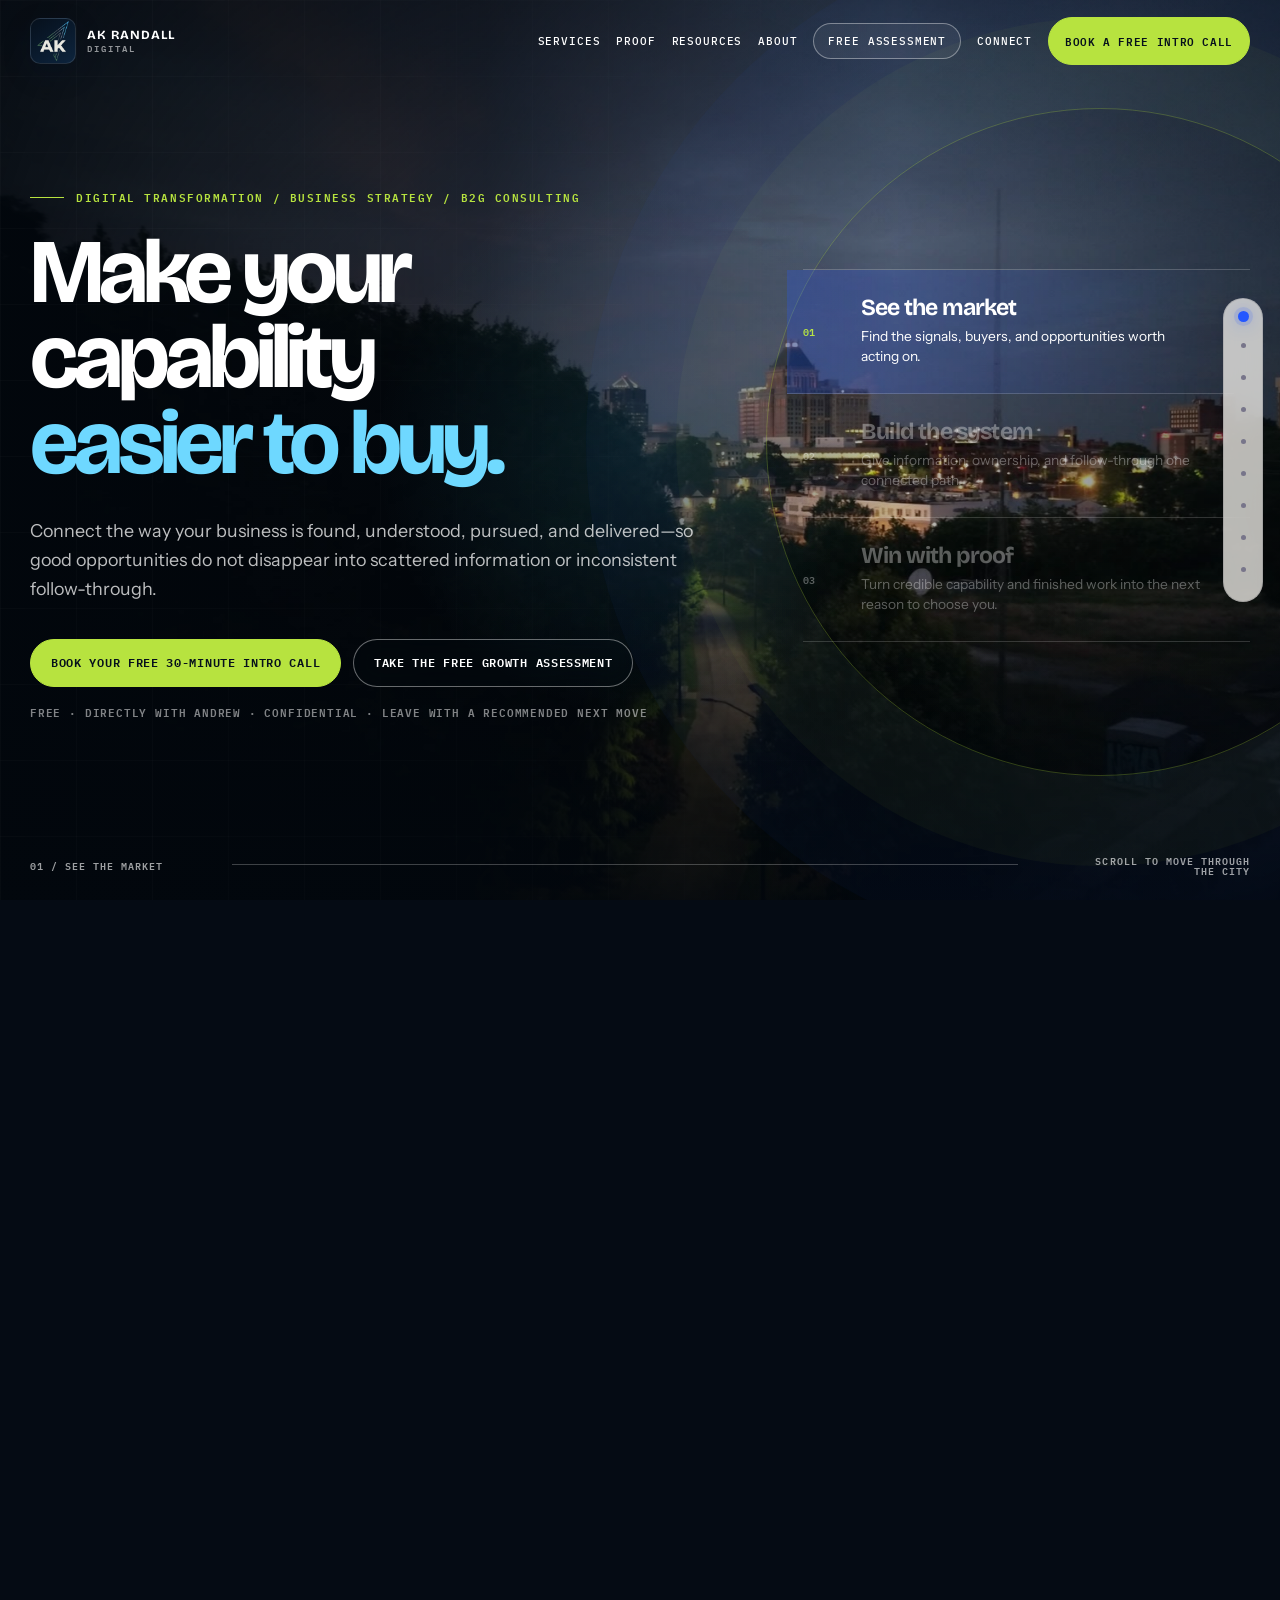
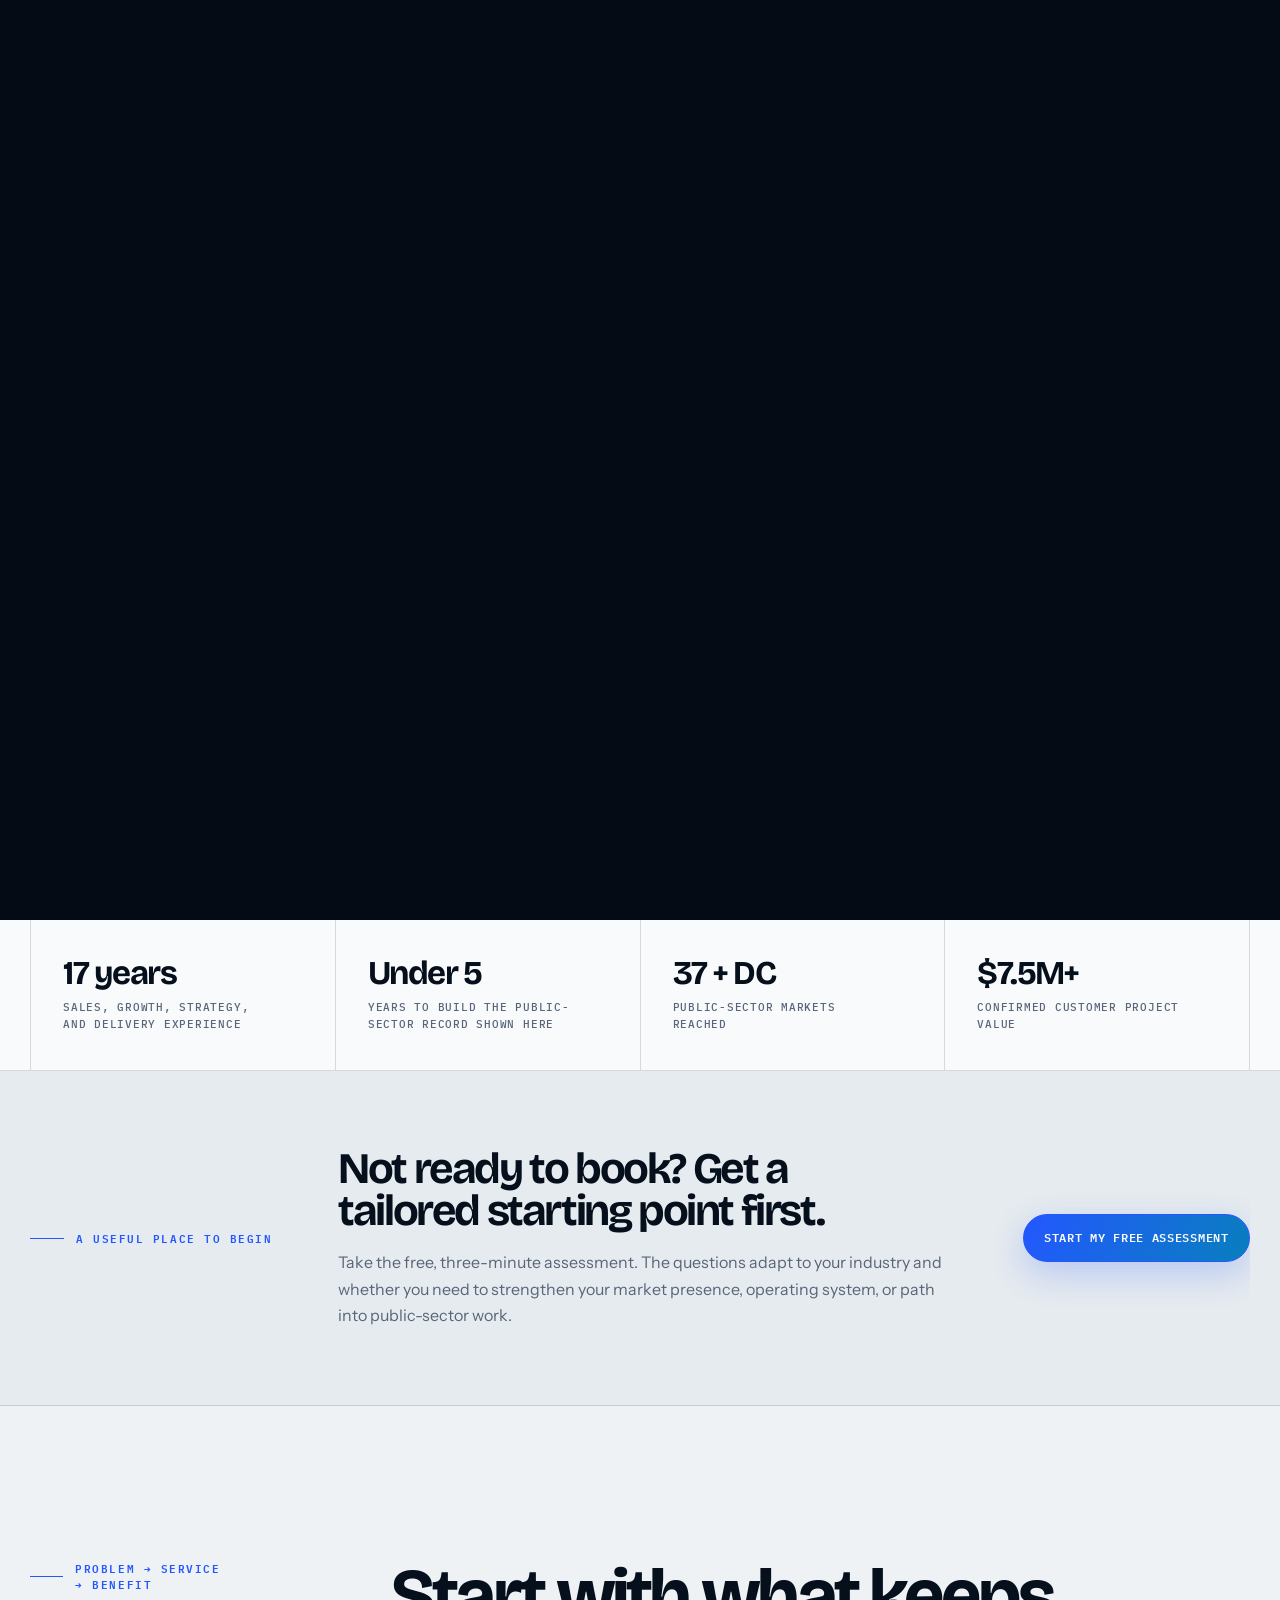
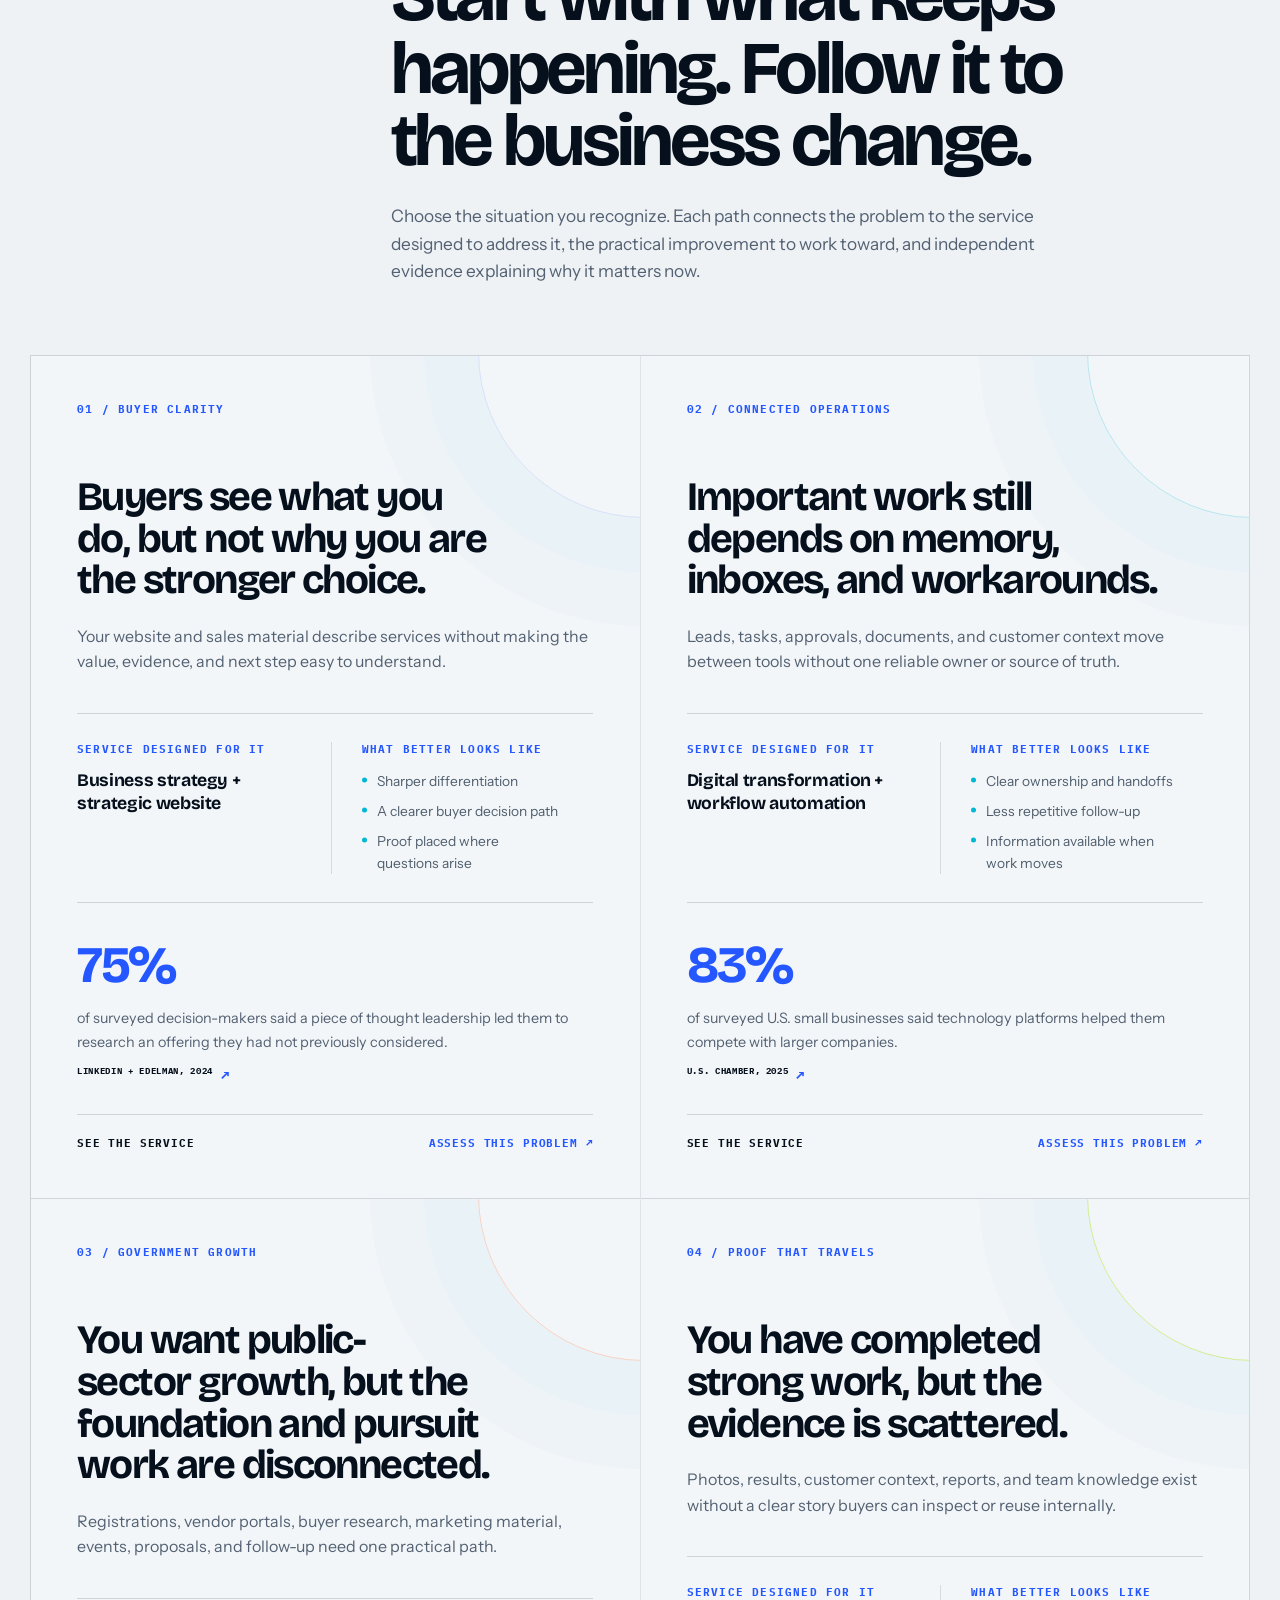
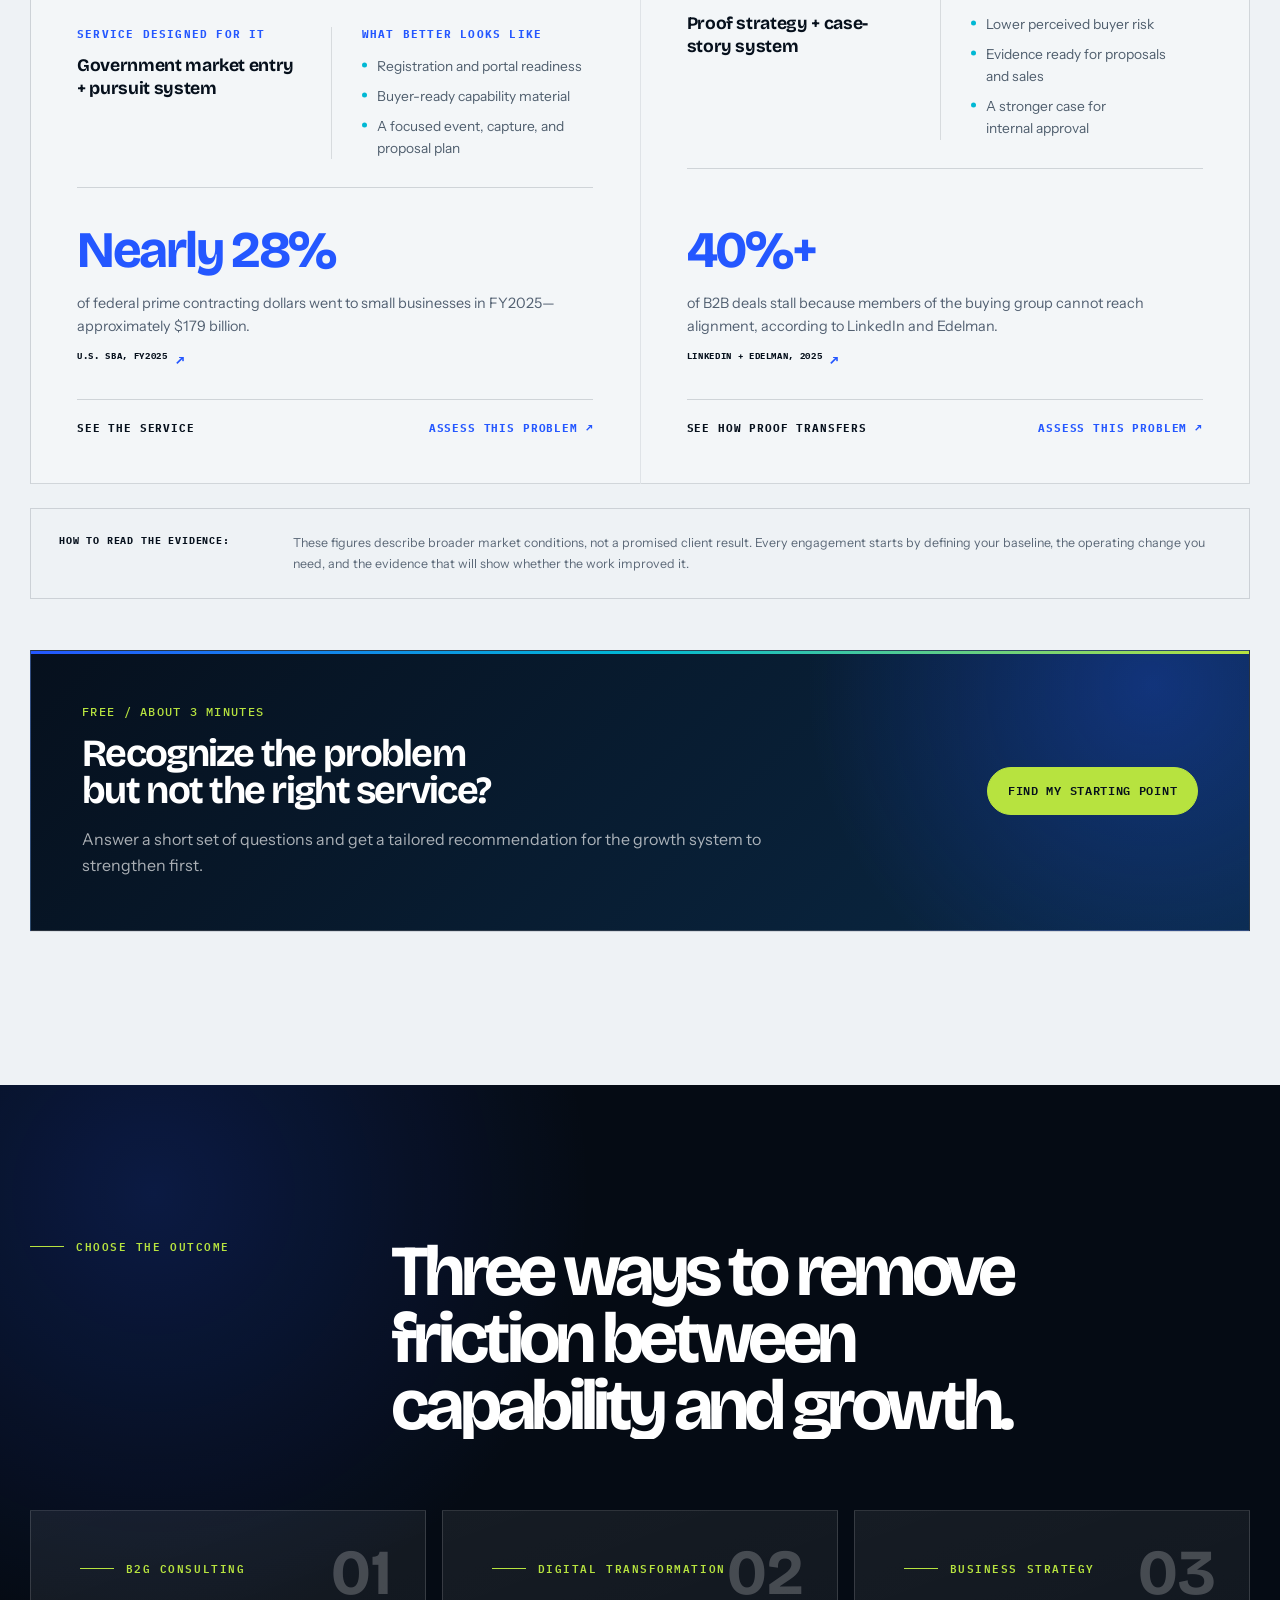
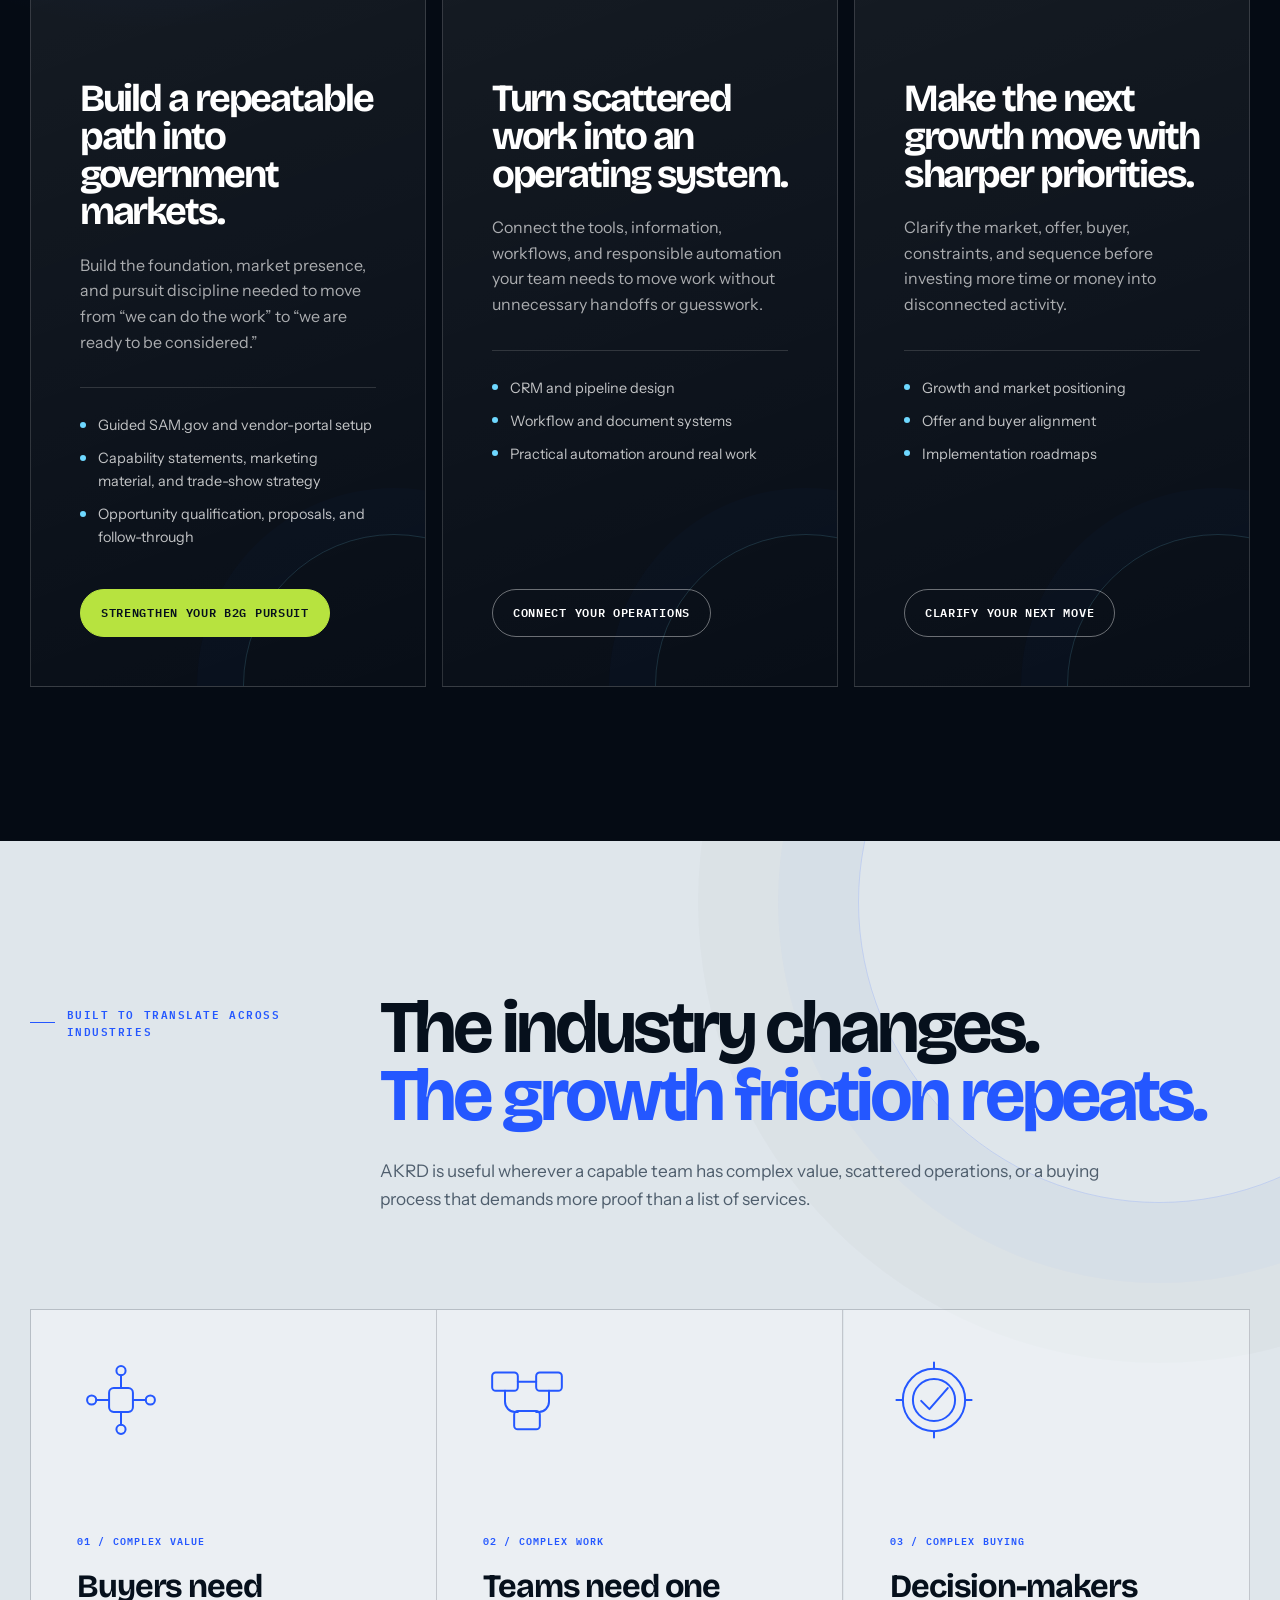
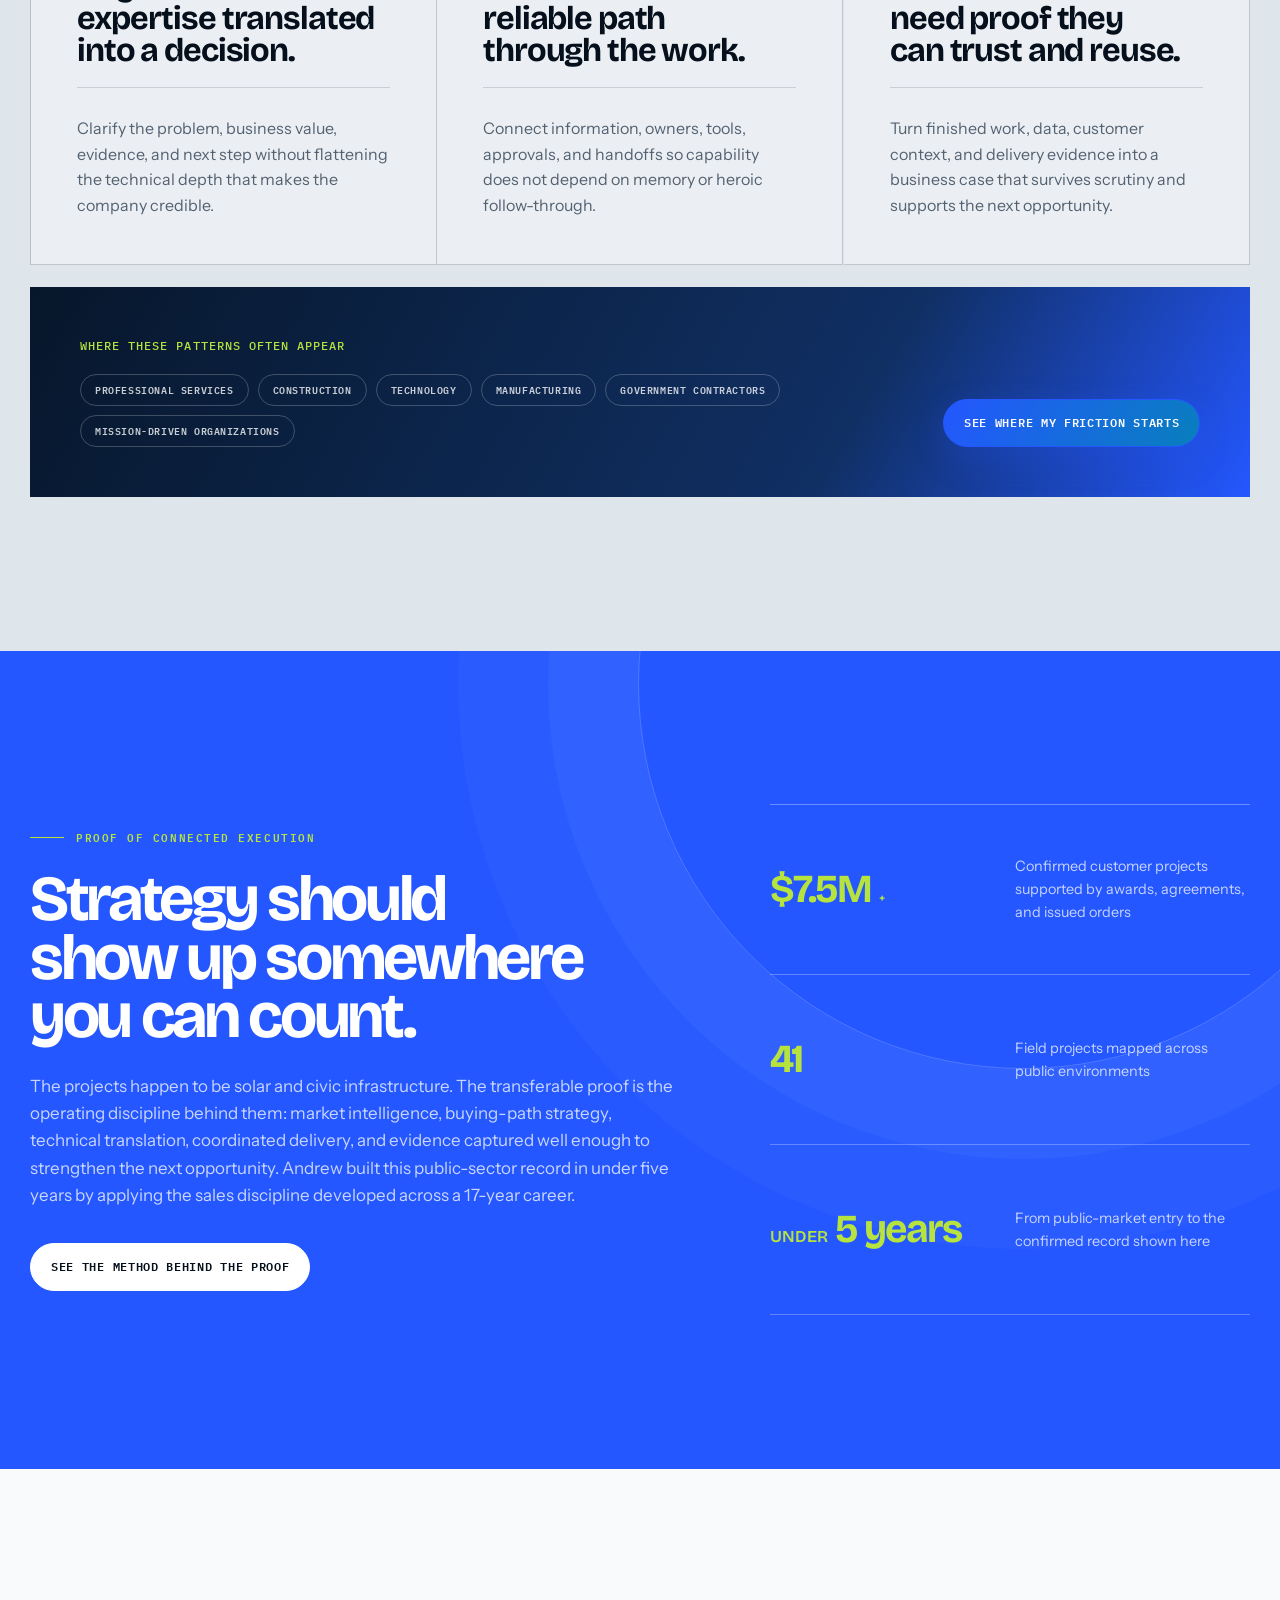
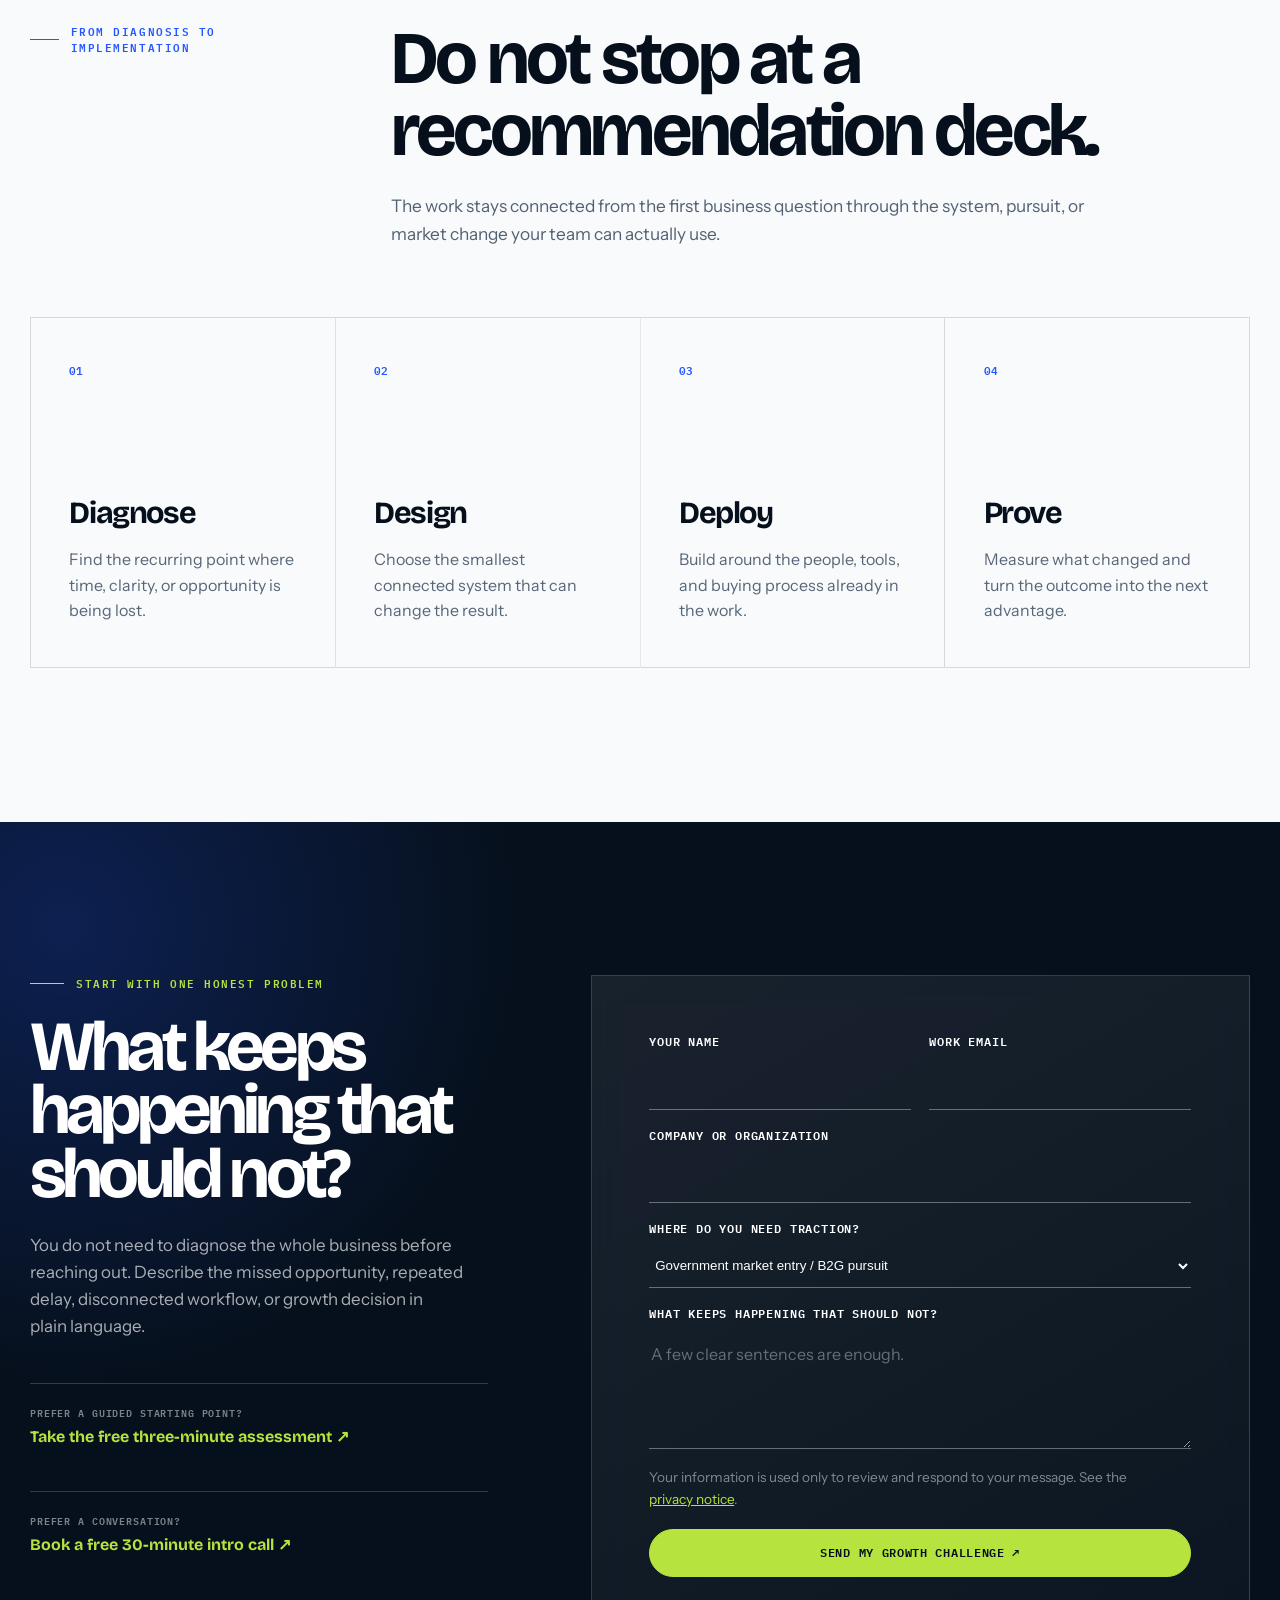
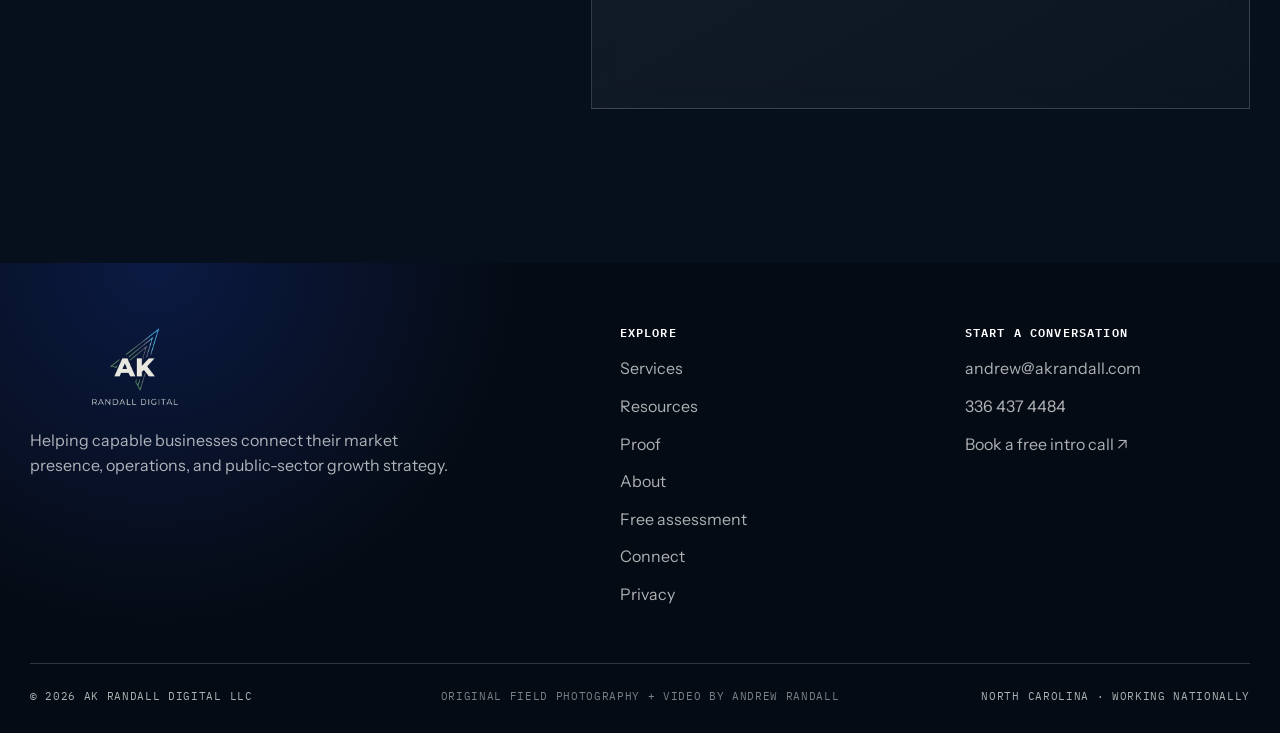
<file: index.html>
<!doctype html>
<html lang="en">
<head>
  <meta charset="utf-8">
  <meta name="viewport" content="width=device-width, initial-scale=1">
  <title>Digital Transformation, Business Strategy &amp; B2G Consulting | AK Randall Digital</title>
  <meta name="description" content="Turn scattered growth activity into a connected system for stronger operations, clearer strategy, and more competitive public-sector pursuits.">
  <meta name="theme-color" content="#050B14">
  <meta property="og:title" content="AK Randall Digital &mdash; Build the system that helps capability win.">
  <meta property="og:description" content="Digital transformation, business strategy, and B2G consulting for capable businesses ready to pursue and deliver with more confidence.">
  <meta property="og:image" content="assets/brand/og-image.png">
  <meta property="og:type" content="website">
  <link rel="icon" href="assets/brand/favicon.ico">
  <link rel="canonical" href="https://akrandall.com/">
  <link rel="stylesheet" href="styles.css?v=20260722f">
  <script src="lead-config.js?v=20260721d"></script>
  <script src="analytics.js?v=20260721b" defer></script>
  <script src="script.js?v=20260722c" defer></script>
  <script type="application/ld+json">{"@context":"https://schema.org","@type":"ProfessionalService","name":"AK Randall Digital","url":"https://akrandall.com/","email":"andrew@akrandall.com","telephone":"+1-336-437-4484","areaServed":"United States","founder":{"@type":"Person","name":"Andrew Randall"},"description":"Digital operating systems, business strategy, and business-to-government consulting for capable small and mid-size organizations."}</script>
</head>
<body class="home-page">
  <a class="skip-link" href="#main">Skip to content</a>
  <header class="site-header">
    <div class="nav-shell">
      <a class="brand" href="index.html" aria-label="AK Randall Digital home"><span class="brand-mark" aria-hidden="true"><img src="akrandall_logo_pack_transparent/logo-mark-512.png" alt="" width="512" height="512"></span><span class="brand-wordmark"><strong>AK Randall</strong><small>Digital</small></span></a>
      <button class="menu-toggle" type="button" aria-expanded="false" aria-controls="site-navigation" aria-label="Open navigation"><span></span></button>
      <nav class="site-nav" id="site-navigation" aria-label="Primary navigation">
        <a href="services.html">Services</a>
        <a href="work.html">Proof</a>
        <a href="about.html">About</a>
        <a class="nav-assessment" href="assessment.html" data-assessment-cta="header-nav">Free assessment</a>
        <a href="connect.html">Connect</a>
        <a class="nav-cta" href="connect.html#schedule">Book a free intro call</a>
      </nav>
    </div>
  </header>

  <main id="main">
    <section class="home-scroll-hero" data-scroll-video-section aria-labelledby="home-hero-title">
      <div class="home-scroll-stage">
        <video class="home-scroll-film" data-scroll-video muted playsinline preload="auto" poster="assets/images/home-growth-poster.jpg" tabindex="-1" aria-hidden="true"><source src="assets/video/home-growth.mp4" type="video/mp4"></video>
        <div class="home-scroll-shade" aria-hidden="true"></div>
        <div class="wrap home-scroll-content">
          <div class="home-scroll-copy">
            <p class="eyebrow">Digital transformation / Business strategy / B2G consulting</p>
            <h1 id="home-hero-title">Make your capability <span>easier to buy.</span></h1>
            <p>Connect the way your business is found, understood, pursued, and delivered&mdash;so good opportunities do not disappear into scattered information or inconsistent follow-through.</p>
            <div class="hero-actions">
              <a class="button button--sage" href="connect.html#schedule">Book your free 30-minute intro call</a>
              <a class="button home-button-ghost" href="assessment.html" data-assessment-cta="home-hero">Take the free growth assessment</a>
            </div>
            <p class="home-hero-trust">Free &middot; Directly with Andrew &middot; Confidential &middot; Leave with a recommended next move</p>
          </div>

          <div class="home-scroll-sequence" aria-label="A connected growth system">
            <article data-scroll-chapter="0" class="is-active"><span>01</span><div><strong>See the market</strong><p>Find the signals, buyers, and opportunities worth acting on.</p></div></article>
            <article data-scroll-chapter="1"><span>02</span><div><strong>Build the system</strong><p>Give information, ownership, and follow-through one connected path.</p></div></article>
            <article data-scroll-chapter="2"><span>03</span><div><strong>Win with proof</strong><p>Turn credible capability and finished work into the next reason to choose you.</p></div></article>
          </div>
        </div>

        <div class="wrap home-scroll-footer" aria-hidden="true">
          <span data-scroll-progress-label>01 / See the market</span>
          <div><i data-scroll-progress></i></div>
          <p>Scroll to move through the city</p>
        </div>
      </div>
    </section>

    <section class="home-proof-bar" aria-label="Selected experience and confirmed outcomes">
      <div class="wrap home-proof-grid">
        <div><strong>17 years</strong><span>Sales, growth, strategy, and delivery experience</span></div>
        <div><strong>Under 5</strong><span>Years to build the public-sector record shown here</span></div>
        <div><strong>37 + DC</strong><span>Public-sector markets reached</span></div>
        <div><strong>$7.5M+</strong><span>Confirmed customer project value</span></div>
      </div>
    </section>

    <section class="home-assessment-invite" aria-labelledby="home-assessment-title">
      <div class="wrap home-assessment-invite-grid" data-reveal>
        <p class="eyebrow">A useful place to begin</p>
        <div><h2 id="home-assessment-title">Not ready to book? Get a tailored starting point first.</h2><p>Take the free, three-minute assessment. The questions adapt to your industry and whether you need to strengthen your market presence, operating system, or path into public-sector work.</p></div>
        <a class="button button--blue" href="assessment.html" data-assessment-cta="home-invite">Start my free assessment</a>
      </div>
    </section>

    <section class="home-diagnostic" id="diagnostic" aria-labelledby="diagnostic-title">
      <div class="wrap">
        <div class="home-section-heading" data-reveal>
          <p class="eyebrow">Problem &rarr; service &rarr; benefit</p>
          <div><h2 id="diagnostic-title">Start with what keeps happening. Follow it to the business change.</h2><p>Choose the situation you recognize. Each path connects the problem to the service designed to address it, the practical improvement to work toward, and independent evidence explaining why it matters now.</p></div>
        </div>

        <div class="home-decision-grid">
          <article class="home-decision-card" data-reveal>
            <div class="home-decision-problem">
              <span>01 / BUYER CLARITY</span>
              <h3>Buyers see what you do, but not why you are the stronger choice.</h3>
              <p>Your website and sales material describe services without making the value, evidence, and next step easy to understand.</p>
            </div>
            <div class="home-decision-solution">
              <div><span>Service designed for it</span><strong>Business strategy + strategic website</strong></div>
              <div><span>What better looks like</span><ul><li>Sharper differentiation</li><li>A clearer buyer decision path</li><li>Proof placed where questions arise</li></ul></div>
            </div>
            <aside class="home-decision-fact">
              <strong>75%</strong>
              <div><p>of surveyed decision-makers said a piece of thought leadership led them to research an offering they had not previously considered.</p><a href="https://www.linkedin.com/business/marketing/blog/research-and-insights/b2b-thought-leadership-research-impact-linkedin-edelman" target="_blank" rel="noopener">LinkedIn + Edelman, 2024 <b aria-hidden="true">&nearr;</b></a></div>
            </aside>
            <div class="home-decision-actions"><a href="services.html#launch">See the service</a><a href="assessment.html?path=brand&amp;source=buyer-clarity" data-assessment-cta="decision-buyer-clarity">Assess this problem <b aria-hidden="true">&nearr;</b></a></div>
          </article>

          <article class="home-decision-card" data-reveal>
            <div class="home-decision-problem">
              <span>02 / CONNECTED OPERATIONS</span>
              <h3>Important work still depends on memory, inboxes, and workarounds.</h3>
              <p>Leads, tasks, approvals, documents, and customer context move between tools without one reliable owner or source of truth.</p>
            </div>
            <div class="home-decision-solution">
              <div><span>Service designed for it</span><strong>Digital transformation + workflow automation</strong></div>
              <div><span>What better looks like</span><ul><li>Clear ownership and handoffs</li><li>Less repetitive follow-up</li><li>Information available when work moves</li></ul></div>
            </div>
            <aside class="home-decision-fact">
              <strong>83%</strong>
              <div><p>of surveyed U.S. small businesses said technology platforms helped them compete with larger companies.</p><a href="https://www.uschamber.com/assets/documents/20251621-CTEC-Empowering-Small-Business-Report-2025-v1-r10-Digital-FINAL.pdf" target="_blank" rel="noopener">U.S. Chamber, 2025 <b aria-hidden="true">&nearr;</b></a></div>
            </aside>
            <div class="home-decision-actions"><a href="services.html#build">See the service</a><a href="assessment.html?path=system&amp;source=connected-operations" data-assessment-cta="decision-operations">Assess this problem <b aria-hidden="true">&nearr;</b></a></div>
          </article>

          <article class="home-decision-card" data-reveal>
            <div class="home-decision-problem">
              <span>03 / GOVERNMENT GROWTH</span>
              <h3>You want public-sector growth, but the foundation and pursuit work are disconnected.</h3>
              <p>Registrations, vendor portals, buyer research, marketing material, events, proposals, and follow-up need one practical path.</p>
            </div>
            <div class="home-decision-solution">
              <div><span>Service designed for it</span><strong>Government market entry + pursuit system</strong></div>
              <div><span>What better looks like</span><ul><li>Registration and portal readiness</li><li>Buyer-ready capability material</li><li>A focused event, capture, and proposal plan</li></ul></div>
            </div>
            <aside class="home-decision-fact">
              <strong>Nearly 28%</strong>
              <div><p>of federal prime contracting dollars went to small businesses in FY2025&mdash;approximately $179 billion.</p><a href="https://www.sba.gov/article/2026/06/25/sba-releases-fy25-scorecard-small-business-contracting" target="_blank" rel="noopener">U.S. SBA, FY2025 <b aria-hidden="true">&nearr;</b></a></div>
            </aside>
            <div class="home-decision-actions"><a href="services.html#win">See the service</a><a href="assessment.html?path=work&amp;source=government-growth" data-assessment-cta="decision-b2g">Assess this problem <b aria-hidden="true">&nearr;</b></a></div>
          </article>

          <article class="home-decision-card" data-reveal>
            <div class="home-decision-problem">
              <span>04 / PROOF THAT TRAVELS</span>
              <h3>You have completed strong work, but the evidence is scattered.</h3>
              <p>Photos, results, customer context, reports, and team knowledge exist without a clear story buyers can inspect or reuse internally.</p>
            </div>
            <div class="home-decision-solution">
              <div><span>Service designed for it</span><strong>Proof strategy + case-story system</strong></div>
              <div><span>What better looks like</span><ul><li>Lower perceived buyer risk</li><li>Evidence ready for proposals and sales</li><li>A stronger case for internal approval</li></ul></div>
            </div>
            <aside class="home-decision-fact">
              <strong>40%+</strong>
              <div><p>of B2B deals stall because members of the buying group cannot reach alignment, according to LinkedIn and Edelman.</p><a href="https://www.linkedin.com/business/marketing/blog/research-and-insights/b2b-thought-leadership-influence-hidden-buyers" target="_blank" rel="noopener">LinkedIn + Edelman, 2025 <b aria-hidden="true">&nearr;</b></a></div>
            </aside>
            <div class="home-decision-actions"><a href="work.html#transferability">See how proof transfers</a><a href="assessment.html?path=brand&amp;source=proof-system" data-assessment-cta="decision-proof">Assess this problem <b aria-hidden="true">&nearr;</b></a></div>
          </article>
        </div>

        <p class="home-research-note" data-reveal><strong>How to read the evidence:</strong> These figures describe broader market conditions, not a promised client result. Every engagement starts by defining your baseline, the operating change you need, and the evidence that will show whether the work improved it.</p>

        <div class="assessment-prompt" data-reveal>
          <div><p class="micro">Free / About 3 minutes</p><h3>Recognize the problem but not the right service?</h3><p>Answer a short set of questions and get a tailored recommendation for the growth system to strengthen first.</p></div>
          <a class="button button--sage" href="assessment.html" data-assessment-cta="home-diagnostic">Find my starting point</a>
        </div>
      </div>
    </section>

    <section class="home-paths" aria-labelledby="paths-title">
      <div class="wrap">
        <div class="home-paths-heading" data-reveal>
          <p class="eyebrow">Choose the outcome</p>
          <h2 id="paths-title">Three ways to remove friction between capability and growth.</h2>
        </div>

        <div class="home-paths-grid">
          <article data-reveal>
            <span class="home-path-number">01</span>
            <p class="eyebrow">B2G consulting</p>
            <h3>Build a repeatable path into government markets.</h3>
            <p>Build the foundation, market presence, and pursuit discipline needed to move from “we can do the work” to “we are ready to be considered.”</p>
            <ul><li>Guided SAM.gov and vendor-portal setup</li><li>Capability statements, marketing material, and trade-show strategy</li><li>Opportunity qualification, proposals, and follow-through</li></ul>
            <a class="button button--sage" href="services.html#win">Strengthen your B2G pursuit</a>
          </article>
          <article data-reveal>
            <span class="home-path-number">02</span>
            <p class="eyebrow">Digital transformation</p>
            <h3>Turn scattered work into an operating system.</h3>
            <p>Connect the tools, information, workflows, and responsible automation your team needs to move work without unnecessary handoffs or guesswork.</p>
            <ul><li>CRM and pipeline design</li><li>Workflow and document systems</li><li>Practical automation around real work</li></ul>
            <a class="button home-path-button" href="services.html#build">Connect your operations</a>
          </article>
          <article data-reveal>
            <span class="home-path-number">03</span>
            <p class="eyebrow">Business strategy</p>
            <h3>Make the next growth move with sharper priorities.</h3>
            <p>Clarify the market, offer, buyer, constraints, and sequence before investing more time or money into disconnected activity.</p>
            <ul><li>Growth and market positioning</li><li>Offer and buyer alignment</li><li>Implementation roadmaps</li></ul>
            <a class="button home-path-button" href="services.html">Clarify your next move</a>
          </article>
        </div>
      </div>
    </section>

    <section class="home-industry-lens" aria-labelledby="industry-lens-title">
      <div class="wrap">
        <header class="home-industry-heading" data-reveal>
          <p class="eyebrow">Built to translate across industries</p>
          <div>
            <h2 id="industry-lens-title">The industry changes.<br><span>The growth friction repeats.</span></h2>
            <p>AKRD is useful wherever a capable team has complex value, scattered operations, or a buying process that demands more proof than a list of services.</p>
          </div>
        </header>

        <div class="home-industry-grid">
          <article class="industry-card" data-reveal>
            <svg class="system-glyph" viewBox="0 0 96 96" aria-hidden="true">
              <rect x="35" y="35" width="26" height="26" rx="5"></rect>
              <circle cx="16" cy="48" r="5"></circle><circle cx="80" cy="48" r="5"></circle><circle cx="48" cy="16" r="5"></circle><circle cx="48" cy="80" r="5"></circle>
              <path pathLength="1" d="M21 48h14m26 0h14M48 21v14m0 26v14"></path>
            </svg>
            <span class="home-industry-index">01 / COMPLEX VALUE</span>
            <h3>Buyers need expertise translated into a decision.</h3>
            <p>Clarify the problem, business value, evidence, and next step without flattening the technical depth that makes the company credible.</p>
          </article>
          <article class="industry-card" data-reveal>
            <svg class="system-glyph" viewBox="0 0 96 96" aria-hidden="true">
              <rect x="10" y="18" width="28" height="20" rx="4"></rect><rect x="58" y="18" width="28" height="20" rx="4"></rect><rect x="34" y="60" width="28" height="20" rx="4"></rect>
              <path pathLength="1" d="M38 28h20M24 38v12c0 6 5 11 11 11h3m34-23v12c0 6-5 11-11 11h-3"></path>
            </svg>
            <span class="home-industry-index">02 / COMPLEX WORK</span>
            <h3>Teams need one reliable path through the work.</h3>
            <p>Connect information, owners, tools, approvals, and handoffs so capability does not depend on memory or heroic follow-through.</p>
          </article>
          <article class="industry-card" data-reveal>
            <svg class="system-glyph" viewBox="0 0 96 96" aria-hidden="true">
              <circle cx="48" cy="48" r="34"></circle><circle cx="48" cy="48" r="23"></circle>
              <path pathLength="1" d="m34 49 9 9 20-23M48 14V7m34 41h7M48 82v7M14 48H7"></path>
            </svg>
            <span class="home-industry-index">03 / COMPLEX BUYING</span>
            <h3>Decision-makers need proof they can trust and reuse.</h3>
            <p>Turn finished work, data, customer context, and delivery evidence into a business case that survives scrutiny and supports the next opportunity.</p>
          </article>
        </div>

        <div class="home-industry-sectors" data-reveal>
          <div><p class="micro">Where these patterns often appear</p><ul aria-label="Example industries"><li>Professional services</li><li>Construction</li><li>Technology</li><li>Manufacturing</li><li>Government contractors</li><li>Mission-driven organizations</li></ul></div>
          <a class="button button--blue" href="assessment.html" data-assessment-cta="home-industry">See where my friction starts</a>
        </div>
      </div>
    </section>

    <section class="home-proof-story" aria-labelledby="proof-story-title">
      <div class="wrap home-proof-story-grid">
        <div class="home-proof-story-copy" data-reveal>
          <p class="eyebrow">Proof of connected execution</p>
          <h2 id="proof-story-title">Strategy should show up somewhere you can count.</h2>
          <p>The projects happen to be solar and civic infrastructure. The transferable proof is the operating discipline behind them: market intelligence, buying-path strategy, technical translation, coordinated delivery, and evidence captured well enough to strengthen the next opportunity. Andrew built this public-sector record in under five years by applying the sales discipline developed across a 17-year career.</p>
          <a class="button button--light" href="work.html">See the method behind the proof</a>
        </div>
        <div class="home-proof-story-metrics">
          <article data-reveal><strong>$7.5M<sup>+</sup></strong><span>Confirmed customer projects supported by awards, agreements, and issued orders</span></article>
          <article data-reveal><strong>41</strong><span>Field projects mapped across public environments</span></article>
          <article data-reveal><strong><small>Under</small> 5 years</strong><span>From public-market entry to the confirmed record shown here</span></article>
        </div>
      </div>
    </section>

    <section class="home-method" aria-labelledby="method-title">
      <div class="wrap">
        <div class="home-section-heading" data-reveal>
          <p class="eyebrow">From diagnosis to implementation</p>
          <div><h2 id="method-title">Do not stop at a recommendation deck.</h2><p>The work stays connected from the first business question through the system, pursuit, or market change your team can actually use.</p></div>
        </div>
        <ol class="home-method-grid">
          <li data-reveal><span>01</span><h3>Diagnose</h3><p>Find the recurring point where time, clarity, or opportunity is being lost.</p></li>
          <li data-reveal><span>02</span><h3>Design</h3><p>Choose the smallest connected system that can change the result.</p></li>
          <li data-reveal><span>03</span><h3>Deploy</h3><p>Build around the people, tools, and buying process already in the work.</p></li>
          <li data-reveal><span>04</span><h3>Prove</h3><p>Measure what changed and turn the outcome into the next advantage.</p></li>
        </ol>
      </div>
    </section>

    <section class="home-conversion" id="start" aria-labelledby="home-conversion-title">
      <div class="wrap home-conversion-grid">
        <div class="home-conversion-copy" data-reveal>
          <p class="eyebrow">Start with one honest problem</p>
          <h2 id="home-conversion-title">What keeps happening that should not?</h2>
          <p>You do not need to diagnose the whole business before reaching out. Describe the missed opportunity, repeated delay, disconnected workflow, or growth decision in plain language.</p>
          <div class="home-conversion-choice"><span>Prefer a guided starting point?</span><a href="assessment.html" data-assessment-cta="home-final">Take the free three-minute assessment <b aria-hidden="true">&nearr;</b></a></div>
          <div class="home-conversion-choice"><span>Prefer a conversation?</span><a href="connect.html#schedule">Book a free 30-minute intro call <b aria-hidden="true">&nearr;</b></a></div>
        </div>

        <form class="inquiry-form home-inquiry-form" data-inquiry-form data-reveal accept-charset="UTF-8">
          <div class="field"><label for="home-name">Your name</label><input id="home-name" name="name" type="text" autocomplete="name" maxlength="120" required></div>
          <div class="field"><label for="home-email">Work email</label><input id="home-email" name="email" type="email" autocomplete="email" maxlength="180" required></div>
          <div class="field field--full"><label for="home-company">Company or organization</label><input id="home-company" name="company" type="text" autocomplete="organization" maxlength="180"></div>
          <div class="field field--full"><label for="home-focus">Where do you need traction?</label><select id="home-focus" name="focus"><option>Government market entry / B2G pursuit</option><option>SAM.gov or vendor-account setup</option><option>Capability material, proposals, or trade shows</option><option>Digital operations and workflows</option><option>Business strategy</option><option>Strategic website</option><option>AI workflow automation</option><option>Not sure yet</option></select></div>
          <div class="field field--full"><label for="home-message">What keeps happening that should not?</label><textarea id="home-message" name="message" maxlength="4000" required placeholder="A few clear sentences are enough."></textarea></div>
          <div class="form-honeypot" aria-hidden="true"><label for="home-website">Leave this field empty</label><input id="home-website" name="website" type="text" tabindex="-1" autocomplete="off"></div>
          <input type="hidden" name="sourcePage"><input type="hidden" name="referrer"><input type="hidden" name="utmSource"><input type="hidden" name="utmMedium"><input type="hidden" name="utmCampaign"><input type="hidden" name="utmContent"><input type="hidden" name="utmTerm"><input type="hidden" name="submittedAt">
          <p class="form-note">Your information is used only to review and respond to your message. See the <a href="privacy.html">privacy notice</a>.</p>
          <div class="field field--full"><button class="button button--sage" type="submit">Send my growth challenge &nearr;</button></div>
          <p class="form-status" role="status" aria-live="polite"></p>
          <div class="lead-success" data-lead-success hidden><strong>Message received.</strong><p>Andrew will review the context and respond directly.</p><a class="button button--sage" href="connect.html#schedule">Choose a call time</a></div>
        </form>
      </div>
    </section>
  </main>

  <footer class="site-footer"><div class="wrap"><div class="footer-grid"><div class="footer-brand"><img src="assets/brand/logo-header.webp" alt="AK Randall Digital" width="640" height="240"><p>Helping capable businesses connect their market presence, operations, and public-sector growth strategy.</p></div><nav class="footer-links" aria-label="Footer"><strong>Explore</strong><a href="services.html">Services</a><a href="work.html">Proof</a><a href="about.html">About</a><a href="assessment.html">Free assessment</a><a href="connect.html">Connect</a></nav><div class="footer-links"><strong>Start a conversation</strong><a href="mailto:andrew@akrandall.com">andrew@akrandall.com</a><a href="tel:+13364374484">336 437 4484</a><a href="connect.html#schedule">Book a free intro call &nearr;</a></div></div><div class="footer-bottom"><span>&copy; <span data-year></span> AK Randall Digital LLC</span><span>North Carolina &middot; Working nationally</span></div></div></footer>
</body>
</html>
</file>
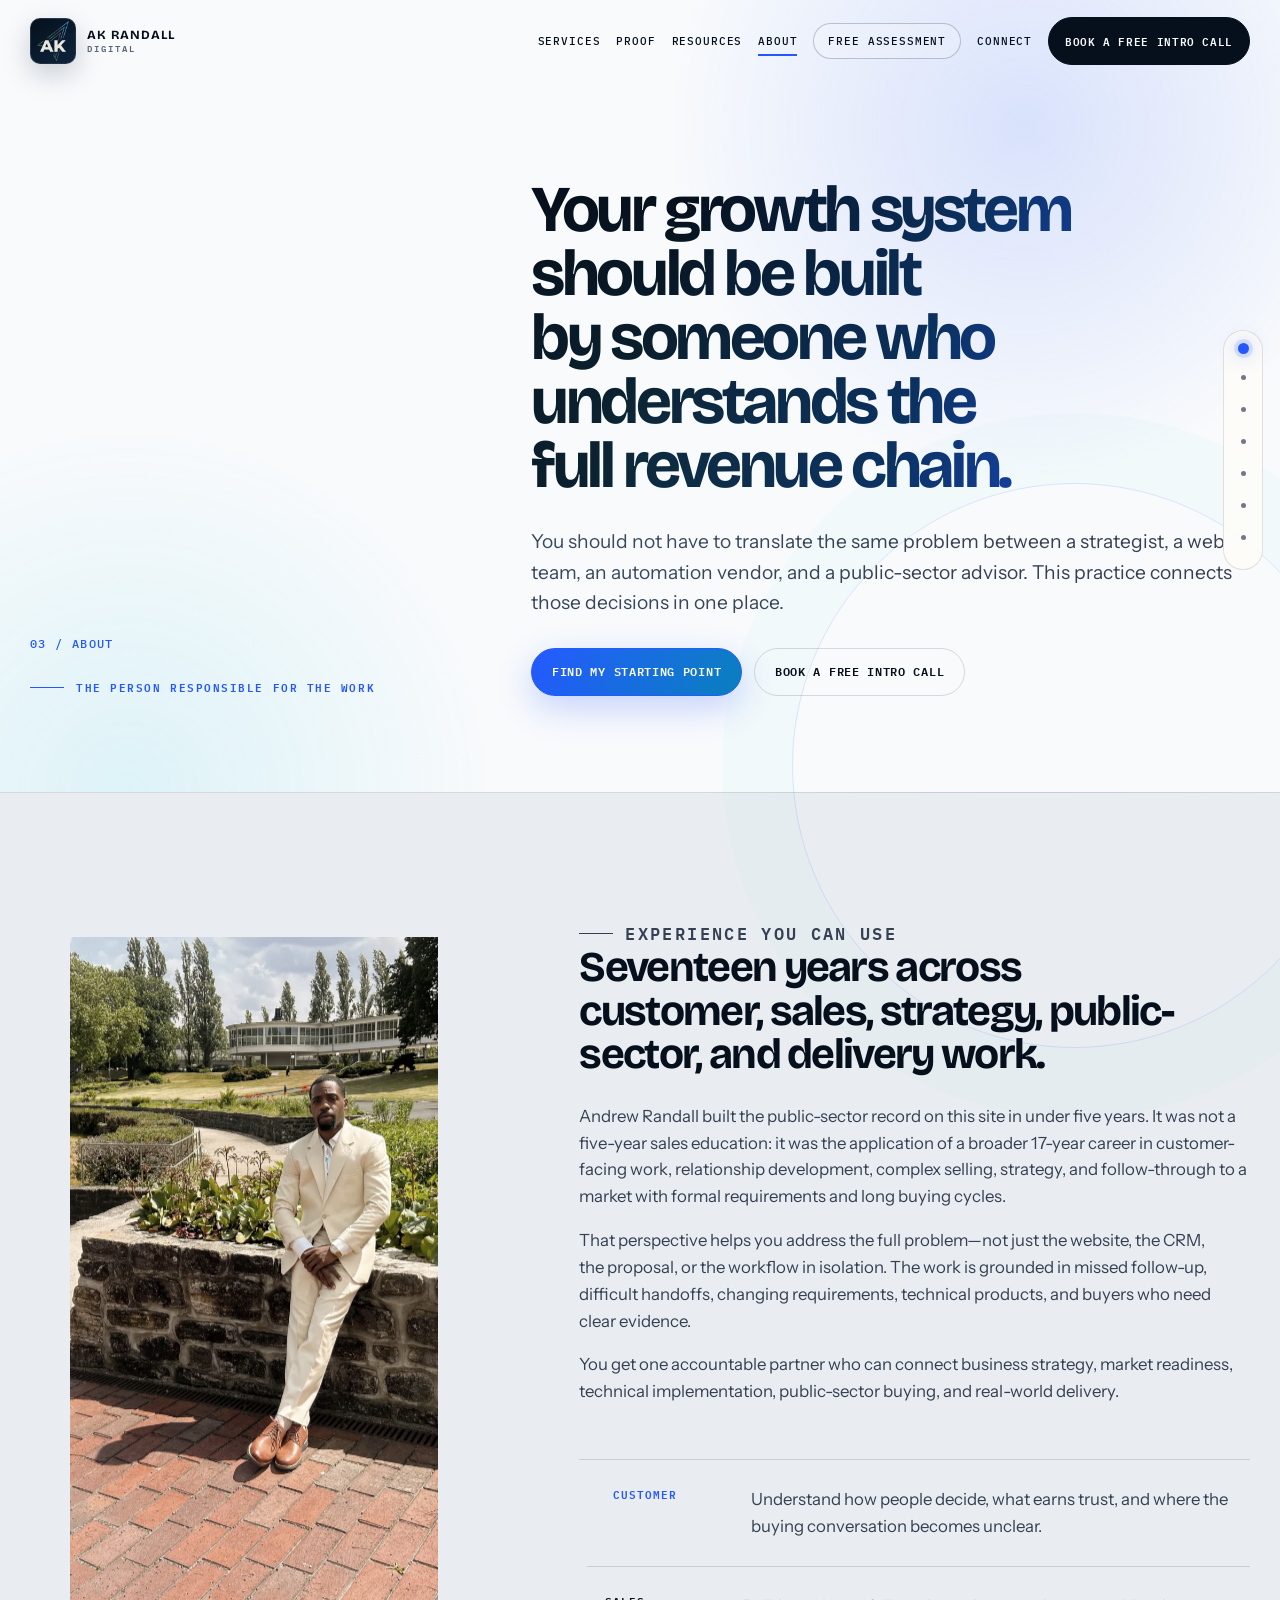
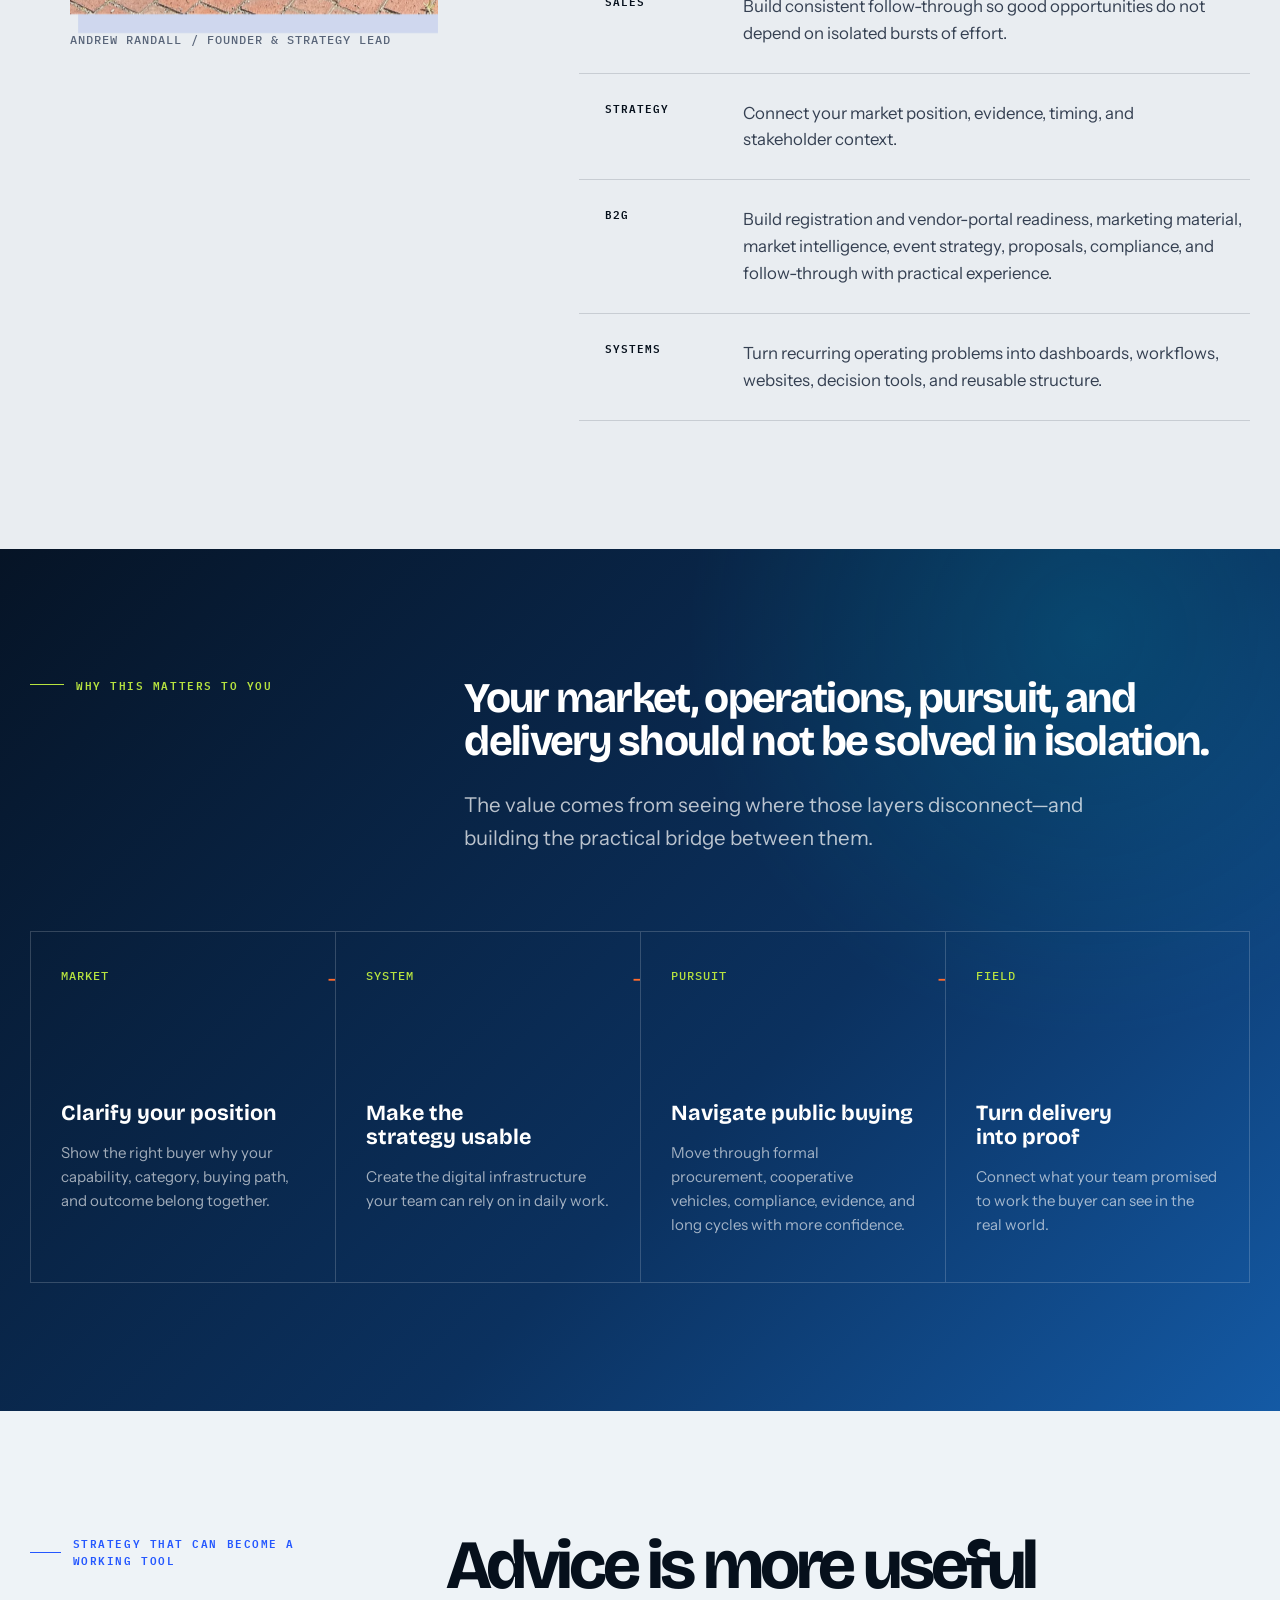
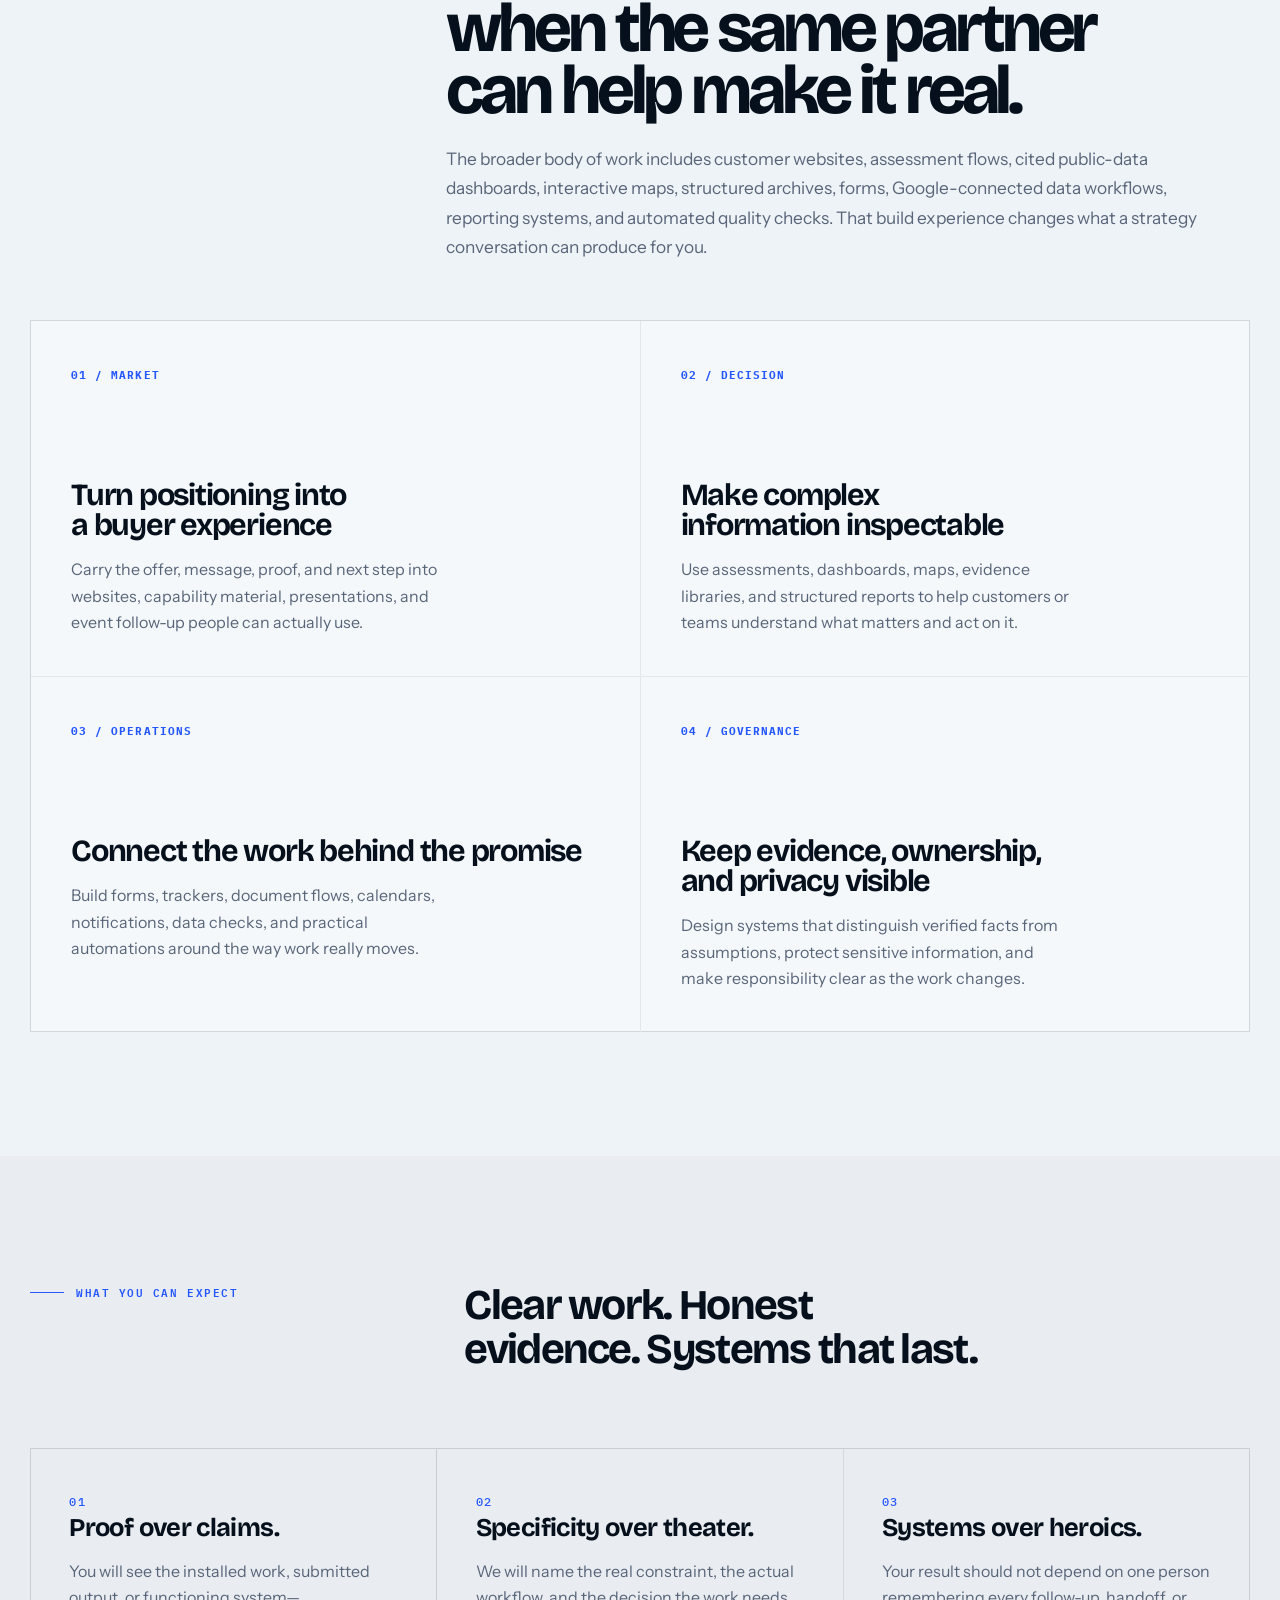
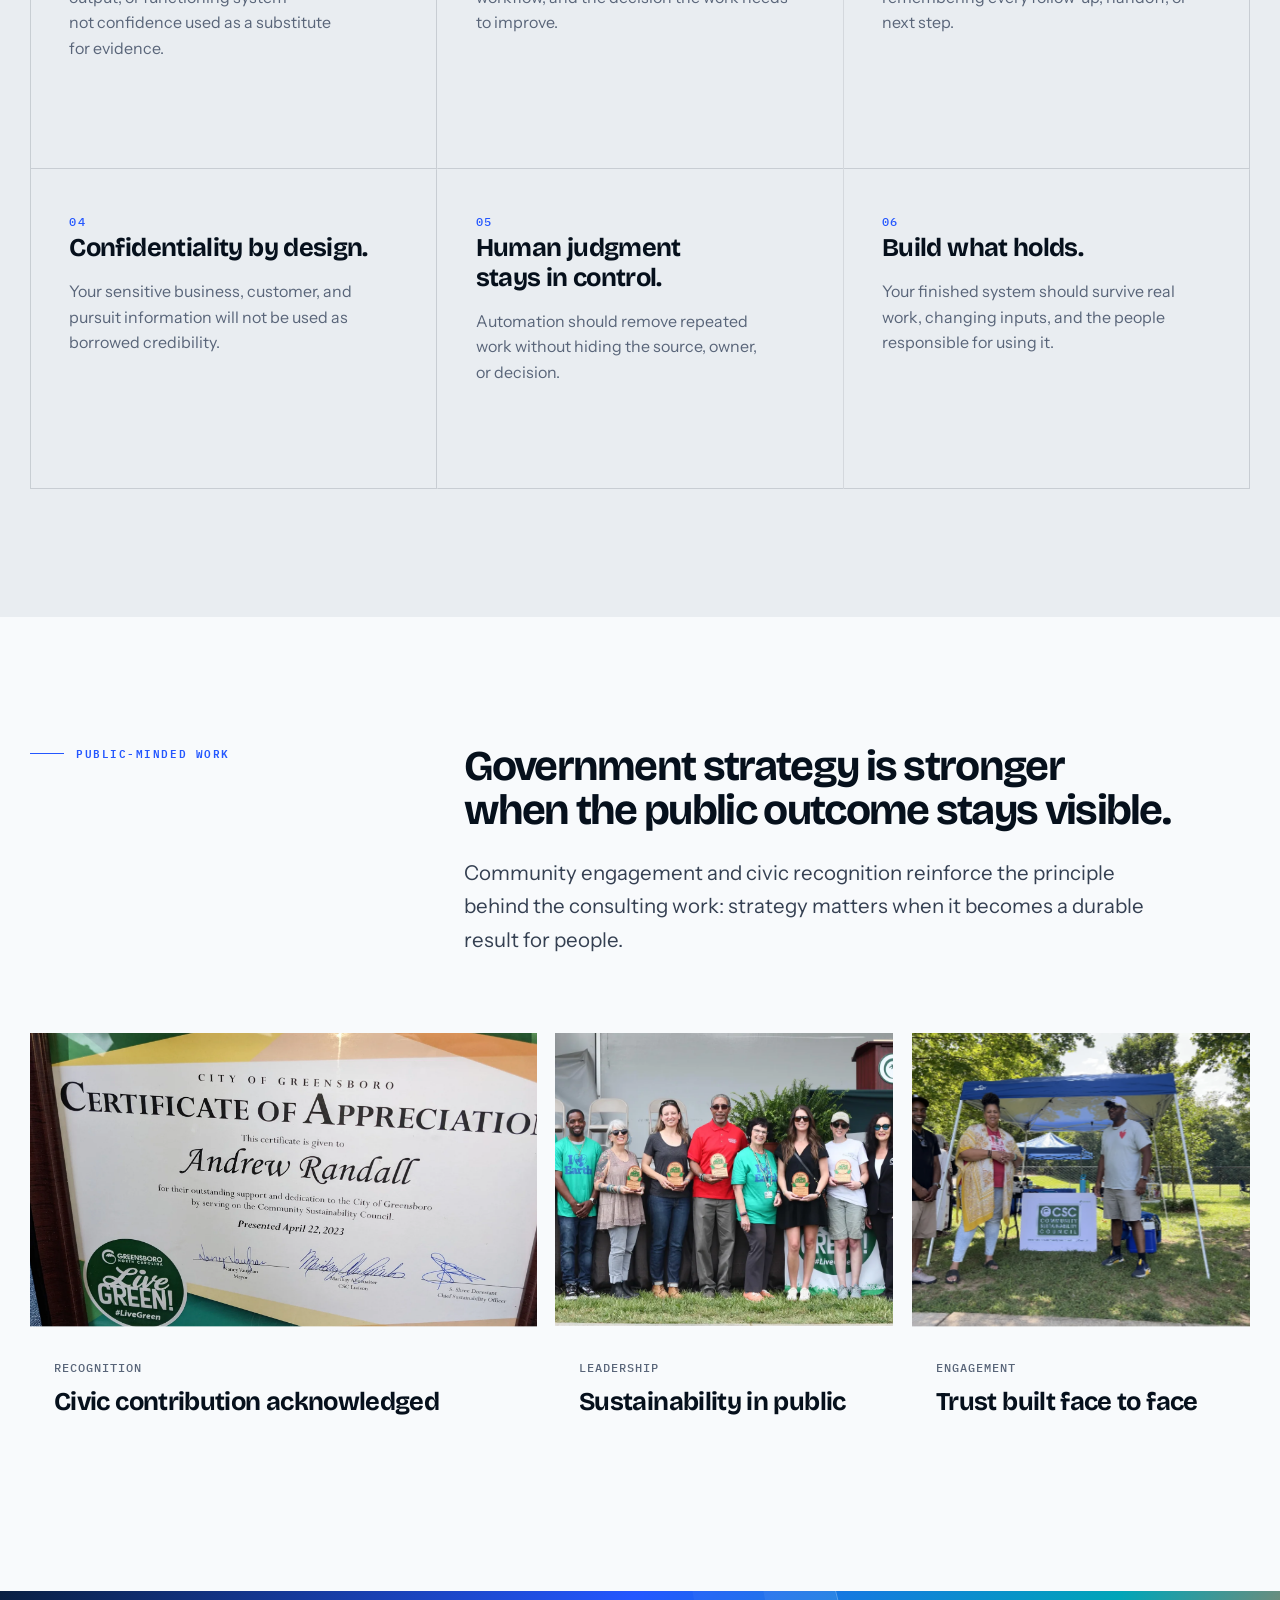
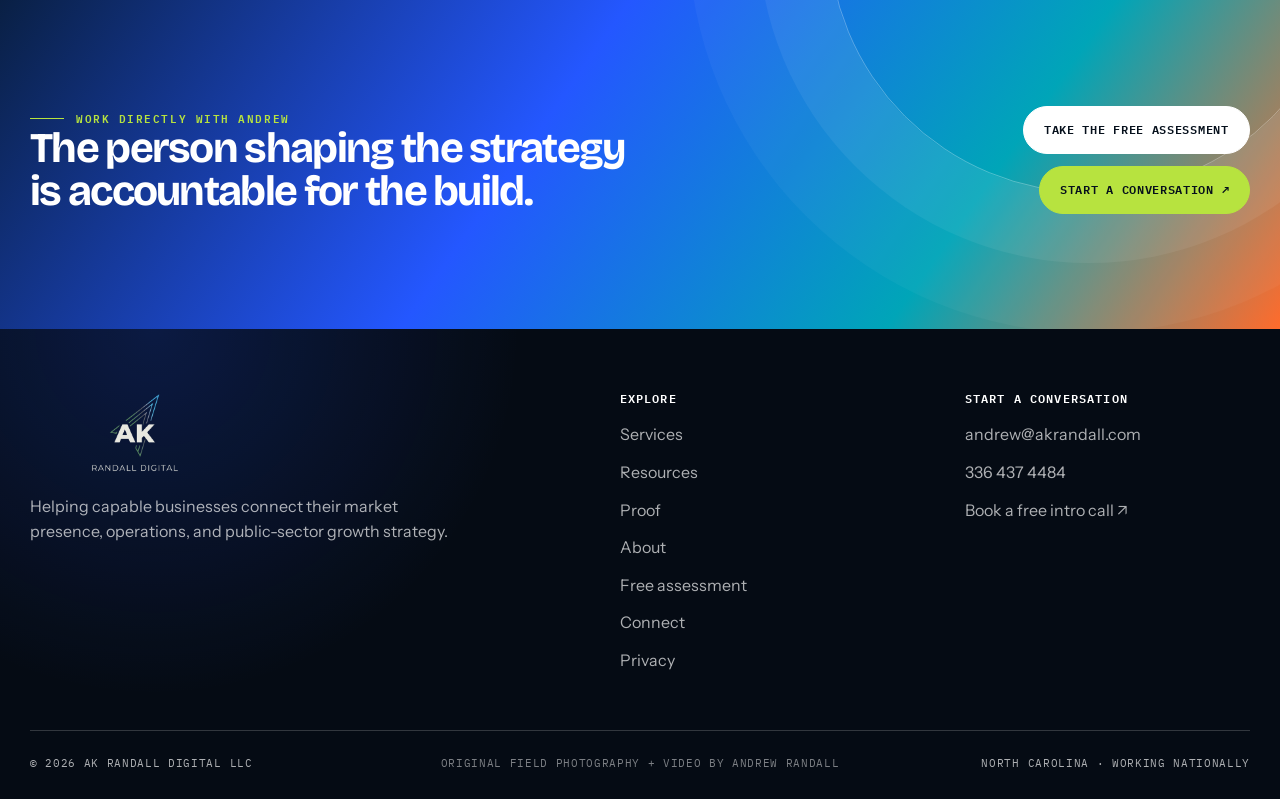
<file: about.html>
<!doctype html>
<html lang="en">
<head>
  <meta charset="utf-8"><meta name="viewport" content="width=device-width, initial-scale=1">
  <title>About Andrew Randall | AK Randall Digital</title>
  <meta name="description" content="Work directly with Andrew Randall across business strategy, digital systems, public-sector growth, and the practical work required to connect them.">
  <meta name="theme-color" content="#3D5AFE"><meta property="og:image" content="assets/brand/og-image.png"><link rel="icon" href="assets/brand/favicon.ico"><link rel="canonical" href="https://akrandall.com/about.html"><link rel="stylesheet" href="styles.css?v=20260722f"><script src="lead-config.js?v=20260721d"></script><script src="analytics.js?v=20260721b" defer></script><script src="script.js?v=20260722c" defer></script>
</head>
<body>
  <a class="skip-link" href="#main">Skip to content</a>
  <header class="site-header"><div class="nav-shell"><a class="brand" href="index.html" aria-label="AK Randall Digital home"><span class="brand-mark" aria-hidden="true"><img src="akrandall_logo_pack_transparent/logo-mark-512.png" alt="" width="512" height="512"></span><span class="brand-wordmark"><strong>AK Randall</strong><small>Digital</small></span></a><button class="menu-toggle" type="button" aria-expanded="false" aria-controls="site-navigation" aria-label="Open navigation"><span></span></button><nav class="site-nav" id="site-navigation" aria-label="Primary navigation"><a href="services.html">Services</a><a href="work.html">Proof</a><a href="about.html" aria-current="page">About</a><a class="nav-assessment" href="assessment.html" data-assessment-cta="header-nav">Free assessment</a><a href="connect.html">Connect</a><a class="nav-cta" href="connect.html#schedule">Book a free intro call</a></nav></div></header>
  <main id="main">
    <section class="page-hero"><div class="wrap page-hero-grid"><div><span class="page-index">03 / ABOUT</span><p class="eyebrow" style="margin-top:24px">The person responsible for the work</p></div><div><h1 class="display">Your growth system should be built by someone who understands the full revenue chain.</h1><p class="page-intro">You should not have to translate the same problem between a strategist, a web team, an automation vendor, and a public-sector advisor. This practice connects those decisions in one place.</p><div class="hero-actions"><a class="button button--blue" href="assessment.html" data-assessment-cta="about-hero">Find my starting point</a><a class="button button--ghost" href="connect.html#schedule">Book a free intro call</a></div></div></div></section>

    <section class="section"><div class="wrap bio-grid"><figure class="bio-photo" data-reveal><img src="assets/images/andrew-randall.webp" alt="Andrew Randall, founder of AK Randall Digital" width="1800" height="1350"><figcaption class="micro">Andrew Randall / Founder &amp; Strategy Lead</figcaption></figure><div class="bio-copy" data-reveal><p class="eyebrow">Experience you can use</p><h2 class="headline">Seventeen years across customer, sales, strategy, public-sector, and delivery work.</h2><p>Andrew Randall built the public-sector record on this site in under five years. It was not a five-year sales education: it was the application of a broader 17-year career in customer-facing work, relationship development, complex selling, strategy, and follow-through to a market with formal requirements and long buying cycles.</p><p>That perspective helps you address the full problem—not just the website, the CRM, the proposal, or the workflow in isolation. The work is grounded in missed follow-up, difficult handoffs, changing requirements, technical products, and buyers who need clear evidence.</p><p>You get one accountable partner who can connect business strategy, market readiness, technical implementation, public-sector buying, and real-world delivery.</p><div class="timeline"><div class="timeline-item"><strong>Customer</strong><p>Understand how people decide, what earns trust, and where the buying conversation becomes unclear.</p></div><div class="timeline-item"><strong>Sales</strong><p>Build consistent follow-through so good opportunities do not depend on isolated bursts of effort.</p></div><div class="timeline-item"><strong>Strategy</strong><p>Connect your market position, evidence, timing, and stakeholder context.</p></div><div class="timeline-item"><strong>B2G</strong><p>Build registration and vendor-portal readiness, marketing material, market intelligence, event strategy, proposals, compliance, and follow-through with practical experience.</p></div><div class="timeline-item"><strong>Systems</strong><p>Turn recurring operating problems into dashboards, workflows, websites, decision tools, and reusable structure.</p></div></div></div></div></section>

    <section class="section section--navy"><div class="wrap"><div class="section-heading" data-reveal><p class="eyebrow">Why this matters to you</p><div><h2 class="headline">Your market, operations, pursuit, and delivery should not be solved in isolation.</h2><p class="lead">The value comes from seeing where those layers disconnect—and building the practical bridge between them.</p></div></div><div class="chain"><article class="chain-step" data-reveal><span class="micro">MARKET</span><h3>Clarify your position</h3><p>Show the right buyer why your capability, category, buying path, and outcome belong together.</p></article><article class="chain-step" data-reveal><span class="micro">SYSTEM</span><h3>Make the strategy usable</h3><p>Create the digital infrastructure your team can rely on in daily work.</p></article><article class="chain-step" data-reveal><span class="micro">PURSUIT</span><h3>Navigate public buying</h3><p>Move through formal procurement, cooperative vehicles, compliance, evidence, and long cycles with more confidence.</p></article><article class="chain-step" data-reveal><span class="micro">FIELD</span><h3>Turn delivery into proof</h3><p>Connect what your team promised to work the buyer can see in the real world.</p></article></div></div></section>

    <section class="about-build" aria-labelledby="about-build-title"><div class="wrap"><header class="about-build-heading" data-reveal><p class="eyebrow">Strategy that can become a working tool</p><div><h2 id="about-build-title">Advice is more useful when the same partner can help make it real.</h2><p>The broader body of work includes customer websites, assessment flows, cited public-data dashboards, interactive maps, structured archives, forms, Google-connected data workflows, reporting systems, and automated quality checks. That build experience changes what a strategy conversation can produce for you.</p></div></header><div class="about-build-grid"><article data-reveal><span>01 / MARKET</span><h3>Turn positioning into a buyer experience</h3><p>Carry the offer, message, proof, and next step into websites, capability material, presentations, and event follow-up people can actually use.</p></article><article data-reveal><span>02 / DECISION</span><h3>Make complex information inspectable</h3><p>Use assessments, dashboards, maps, evidence libraries, and structured reports to help customers or teams understand what matters and act on it.</p></article><article data-reveal><span>03 / OPERATIONS</span><h3>Connect the work behind the promise</h3><p>Build forms, trackers, document flows, calendars, notifications, data checks, and practical automations around the way work really moves.</p></article><article data-reveal><span>04 / GOVERNANCE</span><h3>Keep evidence, ownership, and privacy visible</h3><p>Design systems that distinguish verified facts from assumptions, protect sensitive information, and make responsibility clear as the work changes.</p></article></div></div></section>

    <section class="section"><div class="wrap"><div class="section-heading" data-reveal><p class="eyebrow">What you can expect</p><div><h2 class="headline">Clear work. Honest evidence. Systems that last.</h2></div></div><div class="values-grid"><article class="value-card" data-reveal><span class="card-number">01</span><h3 class="subhead">Proof over claims.</h3><p>You will see the installed work, submitted output, or functioning system—not confidence used as a substitute for evidence.</p></article><article class="value-card" data-reveal><span class="card-number">02</span><h3 class="subhead">Specificity over theater.</h3><p>We will name the real constraint, the actual workflow, and the decision the work needs to improve.</p></article><article class="value-card" data-reveal><span class="card-number">03</span><h3 class="subhead">Systems over heroics.</h3><p>Your result should not depend on one person remembering every follow-up, handoff, or next step.</p></article><article class="value-card" data-reveal><span class="card-number">04</span><h3 class="subhead">Confidentiality by design.</h3><p>Your sensitive business, customer, and pursuit information will not be used as borrowed credibility.</p></article><article class="value-card" data-reveal><span class="card-number">05</span><h3 class="subhead">Human judgment stays in control.</h3><p>Automation should remove repeated work without hiding the source, owner, or decision.</p></article><article class="value-card" data-reveal><span class="card-number">06</span><h3 class="subhead">Build what holds.</h3><p>Your finished system should survive real work, changing inputs, and the people responsible for using it.</p></article></div></div></section>

    <section class="section section--white"><div class="wrap"><div class="section-heading" data-reveal><p class="eyebrow">Public-minded work</p><div><h2 class="headline">Government strategy is stronger when the public outcome stays visible.</h2><p class="lead">Community engagement and civic recognition reinforce the principle behind the consulting work: strategy matters when it becomes a durable result for people.</p></div></div><div class="recognition-grid"><article class="recognition-card" data-reveal><img src="assets/images/civic-recognition.webp" alt="Certificate of appreciation recognizing civic contribution" loading="lazy"><div><p class="micro muted">Recognition</p><h3 class="subhead">Civic contribution acknowledged</h3></div></article><article class="recognition-card" data-reveal><img src="assets/images/community-leadership.webp" alt="Community environmental leadership award gathering" loading="lazy"><div><p class="micro muted">Leadership</p><h3 class="subhead">Sustainability in public</h3></div></article><article class="recognition-card" data-reveal><img src="assets/images/community-engagement.webp" alt="Community information and engagement table" loading="lazy"><div><p class="micro muted">Engagement</p><h3 class="subhead">Trust built face to face</h3></div></article></div></div></section>

    <section class="cta-band"><div class="wrap cta-grid"><div><p class="eyebrow">Work directly with Andrew</p><h2 class="headline">The person shaping the strategy is accountable for the build.</h2></div><div class="cta-actions"><a class="button button--light" href="assessment.html" data-assessment-cta="about-final">Take the free assessment</a><a class="button button--sage" href="connect.html">Start a conversation ↗</a></div></div></section>
  </main>
  <footer class="site-footer"><div class="wrap"><div class="footer-grid"><div class="footer-brand"><img src="assets/brand/logo-header.webp" alt="AK Randall Digital" width="640" height="240"><p>Helping capable businesses connect their market presence, operations, and public-sector growth strategy.</p></div><nav class="footer-links" aria-label="Footer"><strong>Explore</strong><a href="services.html">Services</a><a href="work.html">Proof</a><a href="about.html">About</a><a href="assessment.html">Free assessment</a><a href="connect.html">Connect</a></nav><div class="footer-links"><strong>Start a conversation</strong><a href="mailto:andrew@akrandall.com">andrew@akrandall.com</a><a href="tel:+13364374484">336 437 4484</a><a href="connect.html#schedule">Book a free intro call ↗</a></div></div><div class="footer-bottom"><span>© <span data-year></span> AK Randall Digital LLC</span><span>North Carolina · Working nationally</span></div></div></footer>
</body></html>
</file>
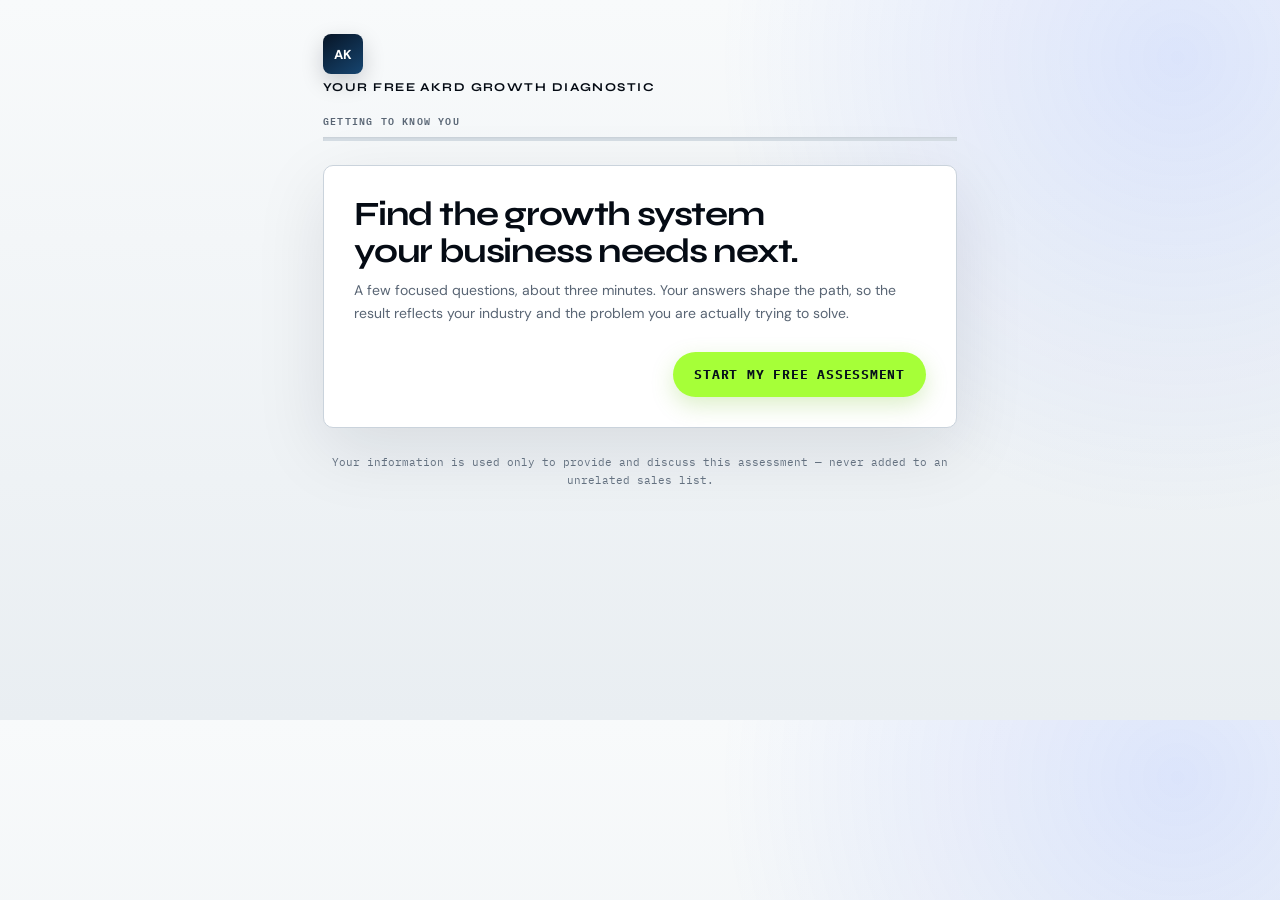
<file: assessment-tool.html>
<!doctype html>
<html lang="en">
<head>
<meta charset="utf-8">
<meta name="viewport" content="width=device-width, initial-scale=1">
<title>Free Growth Assessment | AK Randall Digital</title>
<meta name="description" content="A free, tailored growth assessment from AK Randall Digital.">
<meta name="theme-color" content="#071526">
<style>
  :root{
    --navy:#133A75; --cyan:#2277D1; --sage:#5FC597; --warm:#F5F1E8; --ink:#080C12;
    --white:#ffffff; --line:#E4DFD2; --coral:#F4A261; --sage-deep:#3E9C74;
  }
  *{box-sizing:border-box;}
  body{margin:0;font-family:'Segoe UI',system-ui,-apple-system,sans-serif;background:linear-gradient(180deg,#F5F1E8 0%,#EDE7D8 100%);color:var(--ink);min-height:100vh;}
  .shell{max-width:640px;margin:0 auto;padding:44px 20px 80px;}
  .brand{text-align:center;margin-bottom:20px;display:flex;flex-direction:column;align-items:center;gap:6px;}
  .brand .mark{width:36px;height:36px;border-radius:50%;background:linear-gradient(135deg,var(--navy),var(--cyan));display:flex;align-items:center;justify-content:center;color:#fff;font-weight:800;font-size:13px;box-shadow:0 4px 14px rgba(19,58,117,.25);}
  .brand b{color:var(--navy);font-size:14px;letter-spacing:.03em;}
  .phase-label{text-align:center;font-size:11px;color:#8a8370;text-transform:uppercase;letter-spacing:.08em;margin-bottom:10px;font-weight:700;}
  .progress-track{background:#e2dccb;border-radius:20px;height:7px;overflow:hidden;margin-bottom:30px;box-shadow:inset 0 1px 2px rgba(0,0,0,.06);}
  .progress-fill{background:linear-gradient(90deg,var(--sage),var(--sage-deep));height:100%;transition:width .4s ease;border-radius:20px;}
  .panel{background:#fff;border:1px solid var(--line);border-radius:18px;padding:30px 28px;box-shadow:0 10px 30px rgba(19,58,117,.06);animation:panelIn .35s ease;}
  @keyframes panelIn{from{opacity:0;transform:translateY(10px);}to{opacity:1;transform:translateY(0);}}
  h1{font-size:22px;color:var(--navy);margin:0 0 10px;line-height:1.3;}
  h2{font-size:19px;color:var(--navy);margin:0 0 6px;line-height:1.35;}
  p.sub{color:#7a7566;font-size:13.5px;margin:0 0 22px;line-height:1.5;}
  .options{display:flex;flex-direction:column;gap:10px;}
  .opt{border:2px solid var(--line);border-radius:14px;padding:15px 16px;cursor:pointer;font-size:14px;transition:all .15s ease;display:flex;align-items:flex-start;gap:12px;background:#fffdf9;}
  .opt:hover{border-color:var(--cyan);transform:translateY(-1px);box-shadow:0 4px 12px rgba(34,119,209,.1);}
  .opt.sel{border-color:var(--sage-deep);background:#f0faf4;box-shadow:0 4px 12px rgba(95,197,151,.15);}
  .opt .emoji{font-size:20px;line-height:1.3;flex:0 0 auto;}
  .opt .txt{flex:1;}
  .opt b{display:block;color:var(--navy);font-size:14.5px;margin-bottom:2px;}
  .opt span.d{font-size:12.5px;color:#8a8577;}
  .opt .check{flex:0 0 auto;width:20px;height:20px;border-radius:50%;border:2px solid var(--line);display:flex;align-items:center;justify-content:center;font-size:11px;color:#fff;transition:all .15s;}
  .opt.sel .check{background:var(--sage-deep);border-color:var(--sage-deep);}
  label.field{display:block;font-size:11px;font-weight:700;text-transform:uppercase;letter-spacing:.04em;color:#8a8577;margin:16px 0 5px;}
  label.field:first-child{margin-top:0;}
  input[type=text],input[type=email],input[type=tel]{width:100%;padding:12px 14px;border:1.5px solid var(--line);border-radius:10px;font-size:14.5px;font-family:inherit;transition:border-color .15s;}
  input:focus{outline:none;border-color:var(--cyan);}
  .nav-row{display:flex;justify-content:space-between;margin-top:28px;align-items:center;}
  .btn{padding:13px 24px;border-radius:10px;border:none;font-weight:700;font-size:13px;cursor:pointer;letter-spacing:.02em;transition:transform .1s ease;}
  .btn:active{transform:scale(.97);}
  .btn-primary{background:linear-gradient(135deg,var(--sage),var(--sage-deep));color:#fff;box-shadow:0 4px 14px rgba(62,156,116,.3);}
  .btn-primary:disabled{opacity:.35;cursor:not-allowed;box-shadow:none;}
  .btn-outline{background:none;border:1.5px solid var(--line);color:#8a8577;}
  .btn-outline:hover{border-color:var(--navy);color:var(--navy);}
  .chat-card{display:flex;gap:12px;margin-bottom:20px;}
  .avatar{width:42px;height:42px;border-radius:50%;background:linear-gradient(135deg,var(--navy),var(--cyan));display:flex;align-items:center;justify-content:center;color:#fff;font-weight:800;font-size:14px;flex:0 0 auto;box-shadow:0 4px 12px rgba(19,58,117,.25);}
  .bubble{background:var(--navy);color:#fff;border-radius:4px 18px 18px 18px;padding:20px 22px;position:relative;flex:1;box-shadow:0 8px 24px rgba(19,58,117,.2);}
  .bubble .tag{font-size:10.5px;text-transform:uppercase;letter-spacing:.06em;opacity:.65;margin-bottom:6px;}
  .bubble h2{color:#fff;margin:0 0 10px;font-size:17px;}
  .bubble p{font-size:14px;line-height:1.6;margin:0;opacity:.94;}
  .bubble a{color:#b7e33f;text-underline-offset:3px;}
  .rec-card{background:linear-gradient(135deg,var(--navy),#1a4a94);color:#fff;border-radius:18px;padding:26px 24px;margin-bottom:18px;box-shadow:0 12px 32px rgba(19,58,117,.25);}
  .rec-card .tag{font-size:11px;text-transform:uppercase;letter-spacing:.05em;opacity:.7;}
  .rec-card h2{color:#fff;margin:8px 0 12px;font-size:21px;}
  .rec-card p{font-size:14.5px;line-height:1.6;margin:0;opacity:.94;}
  .summary-list{font-size:13px;color:#6b6656;background:#f6f2e6;border-radius:12px;padding:16px 18px;margin-top:18px;}
  .summary-list div{padding:5px 0;}
  .foot{text-align:center;font-size:11.5px;color:#a39d8a;margin-top:26px;line-height:1.6;}
  .reassure{font-size:12px;color:#8a8577;background:#faf7ef;border-radius:10px;padding:10px 14px;margin-top:16px;text-align:center;}
</style>
<link rel="stylesheet" href="assessment-tool.css?v=20260721a">
<script src="lead-config.js?v=20260721d"></script>
</head>

<body>
<div class="shell">
  <div class="brand"><div class="mark">AK</div><b>Your free AKRD growth diagnostic</b></div>
  <div class="phase-label" id="phaseLabel">Getting to know you</div>
  <div class="progress-track"><div class="progress-fill" id="progressFill" style="width:5%;"></div></div>
  <div class="panel" id="panel"></div>
  <div class="foot">Your information is used only to provide and discuss this assessment — never added to an unrelated sales list.</div>
</div>

<script>
const MAIN_TOOL_URL = '';

/* ======= Paste the Web app URL from your deployed Apps Script here.
   Leave blank and the tool falls back to the manual "Send this to Andrew"
   Gmail button — nothing breaks, it just won't auto-email the customer. ======= */
const APPS_SCRIPT_URL = String((window.AKRD_LEAD_CONFIG || window.parent?.AKRD_LEAD_CONFIG || {}).appsScriptUrl || '').trim();

function escapeHTML(value){
  return String(value || '').replace(/[&<>'"]/g, char => ({'&':'&amp;','<':'&lt;','>':'&gt;',"'":'&#39;','"':'&quot;'})[char]);
}
function cleanInput(value, maxLength){
  return String(value || '').replace(/[<>]/g, '').trim().slice(0, maxLength || 180);
}
function trackAssessment(eventName, detail){
  try {
    window.parent?.postMessage({type:'akrd-assessment-event', eventName, detail:detail || {}}, '*');
  } catch(error) {}
}
function reportAssessmentHeight(){
  try {
    window.parent?.postMessage({type:'akrd-assessment-height', height:document.documentElement.scrollHeight}, '*');
  } catch(error) {}
}

const INDUSTRIES = [
  {value:'home_services', label:'Home Services & Contracting', desc:'HVAC, plumbing, electrical, landscaping, roofing', emoji:'🏠'},
  {value:'solar', label:'Solar / Renewable Energy', emoji:'☀️'},
  {value:'govvendor', label:'Government / Public-Sector Vendor', desc:'Registration, vendor portals, agency buyers, proposals', emoji:'🏛️'},
  {value:'infra', label:'Transit / Mobility / Smart Infrastructure', emoji:'🚆'},
  {value:'professional', label:'Professional Services', desc:'Legal, accounting, consulting', emoji:'💼'},
  {value:'nonprofit', label:'Nonprofit / Community Organization', emoji:'❤️'},
  {value:'retail', label:'Retail / E-commerce', emoji:'🛍️'},
  {value:'other', label:'Something else', emoji:'✨'},
];

const PATH_COPY = {
  home_services: { sub:"We'll ask about how home-service businesses actually get hired.",
    descs:{ brand:'Get a site that turns lookers into booked jobs.', system:'Stop losing leads between the phone, texts, and a notebook.', work:'Pursue commercial or government facility contracts.' } },
  solar: { sub:"We'll ask how you're actually selling — residential, commercial, or government.",
    descs:{ brand:'A site built to convert homeowner or commercial leads.', system:'Connect leads, installs, and follow-up into one pipeline.', work:'Break into government, utility, or cooperative-vehicle sales.' } },
  govvendor: { sub:"We'll ask where you are between registration, market entry, and active pursuit.",
    descs:{ brand:'Build buyer-ready positioning, capability material, and proof.', system:'Organize vendor profiles, capture, proposals, and follow-through.', work:'Build the market-entry and pursuit infrastructure to compete.' } },
  infra: { sub:"We'll ask whether this is one relationship or a broader market push.",
    descs:{ brand:'A site that positions you for agency and operator buyers.', system:'Connect field data, ops, and reporting into one system.', work:'Build capture infrastructure for transit, EV, or smart-city pursuits.' } },
  professional: { sub:"We'll ask whether this is about new clients or serving current ones better.",
    descs:{ brand:'A site that signals credibility to the clients you want.', system:'Connect intake, scheduling, and client communication.', work:'Pursue government or institutional contracts.' } },
  nonprofit: { sub:"We'll ask whether this is donor-facing or program-facing.",
    descs:{ brand:'A site that builds donor and community trust.', system:'Connect donor, volunteer, and program data.', work:'Pursue government or foundation funding relationships.' } },
  retail: { sub:"We'll ask how your customers actually buy from you today.",
    descs:{ brand:'A site built to convert browsers into buyers.', system:'Connect inventory, orders, and customer data.', work:'Pursue institutional or bulk/government purchasing.' } },
  other: { sub:"Pick whichever one is closest — we'll dig into specifics next.",
    descs:{ brand:'Make the capability legible — site, positioning, first impression.', system:'Organize the messy middle — tools, workflows, automation.', work:'Build pursuit infrastructure for public-sector or infrastructure sales.' } },
};

const INDUSTRY_SIGNAL = {
  home_services: { question:'How do most of your jobs come in today?',
    options:[{value:'referral',label:'Word of mouth / referrals'},{value:'ads',label:'Paid ads or online search'},{value:'repeat',label:'Repeat customers'},{value:'mixed',label:"It's a mix, nothing dominant"}] },
  solar: { question:'Who are you actually selling to?',
    options:[{value:'residential',label:'Homeowners (residential)'},{value:'commercial',label:'Businesses (commercial)'},{value:'government',label:'Government / utility / institutional'},{value:'mixed',label:'A mix of these'}] },
  govvendor: { question:'How established is your public-sector market position today?',
    options:[{value:'several',label:'Active vehicles, agency relationships, or contracts'},{value:'one',label:'Registered with some targets or pursuits identified'},{value:'none',label:'Starting with registration and market selection'}] },
  infra: { question:'Is this for a specific transit or infrastructure relationship already in motion, or broader market positioning?',
    options:[{value:'specific',label:'A specific relationship already in motion'},{value:'broad',label:'Broader market positioning'},{value:'both',label:'Both'}] },
  professional: { question:'Is this mainly about attracting new clients, or better supporting the ones you have?',
    options:[{value:'new',label:'Attracting new clients'},{value:'existing',label:'Supporting existing clients'},{value:'both',label:'Both equally'}] },
  nonprofit: { question:'Is this primarily donor-facing, or for program and service delivery?',
    options:[{value:'donor',label:'Donor-facing (fundraising, awareness)'},{value:'program',label:'Program / service delivery'},{value:'both',label:'Both'}] },
  retail: { question:'Do you sell primarily online, in-person, or both?',
    options:[{value:'online',label:'Online'},{value:'inperson',label:'In-person'},{value:'both',label:'Both'}] },
  other: { question:"What's the main way people currently find and choose you?",
    options:[{value:'referral',label:'Referrals / word of mouth'},{value:'search',label:'Online search or ads'},{value:'network',label:'Professional network / outreach'},{value:'unsure',label:"Honestly, it's inconsistent"}] },
};

function industryLabel(val){ return (INDUSTRIES.find(i=>i.value===val)||{}).label || 'your industry'; }

/* ============ SUB-INDUSTRY GRANULARITY ============
   A landscaper isn't a general contractor isn't an HVAC company — even though
   the site nav groups them. This layer keeps the broad question menu
   maintainable while every generated sentence still names the real business. */
const SUBINDUSTRY = {
  home_services: [
    {value:'landscaping', label:'Landscaping', emoji:'🌳', noun:'landscaping business'},
    {value:'hvac', label:'HVAC', emoji:'❄️', noun:'HVAC company'},
    {value:'plumbing', label:'Plumbing', emoji:'🔧', noun:'plumbing company'},
    {value:'electrical', label:'Electrical', emoji:'💡', noun:'electrical contracting business'},
    {value:'roofing', label:'Roofing', emoji:'🏚️', noun:'roofing company'},
    {value:'general', label:'General Contracting', emoji:'🔨', noun:'general contracting business'},
    {value:'other_hs', label:'Something else', emoji:'✨', noun:'home services business'},
  ],
  solar: [
    {value:'residential_solar', label:'Residential installer', emoji:'🏡', noun:'residential solar installer'},
    {value:'commercial_solar', label:'Commercial / utility-scale', emoji:'🏢', noun:'commercial solar company'},
    {value:'solar_mfg', label:'Manufacturer / distributor', emoji:'🏭', noun:'solar manufacturer'},
    {value:'other_solar', label:'Something else', emoji:'✨', noun:'solar company'},
  ],
  govvendor: [
    {value:'construction_gov', label:'Construction / infrastructure', emoji:'🏗️', noun:'government construction contractor'},
    {value:'it_gov', label:'IT / technology', emoji:'💻', noun:'government IT vendor'},
    {value:'prof_gov', label:'Professional services', emoji:'📋', noun:'government professional-services firm'},
    {value:'goods_gov', label:'Equipment / goods supplier', emoji:'📦', noun:'government equipment supplier'},
    {value:'other_gov', label:'Something else', emoji:'✨', noun:'government vendor'},
  ],
  infra: [
    {value:'transit', label:'Transit', emoji:'🚌', noun:'transit-focused company'},
    {value:'ev', label:'EV charging', emoji:'🔌', noun:'EV infrastructure company'},
    {value:'smartcity', label:'Smart-city technology', emoji:'🌆', noun:'smart-city technology company'},
    {value:'other_infra', label:'Something else', emoji:'✨', noun:'infrastructure company'},
  ],
  professional: [
    {value:'legal', label:'Legal', emoji:'⚖️', noun:'law firm'},
    {value:'accounting', label:'Accounting', emoji:'📊', noun:'accounting firm'},
    {value:'consulting', label:'Consulting', emoji:'🧭', noun:'consulting firm'},
    {value:'other_prof', label:'Something else', emoji:'✨', noun:'professional-services firm'},
  ],
  nonprofit: [
    {value:'social', label:'Social services', emoji:'🤝', noun:'social-services organization'},
    {value:'environmental', label:'Environmental', emoji:'🌱', noun:'environmental nonprofit'},
    {value:'education', label:'Education', emoji:'📚', noun:'education nonprofit'},
    {value:'arts', label:'Arts & culture', emoji:'🎭', noun:'arts organization'},
    {value:'other_np', label:'Something else', emoji:'✨', noun:'nonprofit organization'},
  ],
  retail: [
    {value:'physical', label:'Physical store', emoji:'🏬', noun:'retail store'},
    {value:'ecommerce_only', label:'E-commerce only', emoji:'📱', noun:'e-commerce brand'},
    {value:'both_retail', label:'Both', emoji:'🔀', noun:'retail business'},
  ],
};
function subIndustryNoun(a){
  const list = SUBINDUSTRY[a.industry];
  if(list && a.subindustry){
    const found = list.find(s=>s.value===a.subindustry);
    if(found) return found.noun;
  }
  return industryLabel(a.industry).toLowerCase();
}
function combinedLabel(a){
  const list = SUBINDUSTRY[a.industry];
  if(list && a.subindustry){
    const found = list.find(s=>s.value===a.subindustry);
    if(found) return found.label;
  }
  return industryLabel(a.industry);
}

/* ============ CUSTOMER CONTEXT ============
   These interstitials explain what is forming, why it matters, and the
   independent market evidence behind the recommendation. */
const STAKES_HOOK = {
  home_services: "For a home-services business, the digital experience should make service fit, coverage, proof, and the next step easy to verify.",
  solar: "For a solar business, technical capability needs to become a clear business case for the buyer, site, and buying path in front of it.",
  govvendor: "For a government vendor, capability must be supported by clear positioning, relevant proof, and procurement readiness.",
  infra: "For an infrastructure company, technical value has to survive review by operators, procurement teams, partners, and public stakeholders.",
  professional: "For a professional-services firm, expertise is easier to choose when buyers can understand the problem, method, evidence, and next step.",
  nonprofit: "For a nonprofit, the digital experience should help donors, partners, and communities understand the mission, evidence, and way to participate.",
  retail: "For a retail business, customers need a clear path from interest to trust to purchase without unnecessary friction.",
  other: "For any capable organization, the value becomes easier to buy when the problem, evidence, and next step are clear.",
};
const PATH_SELL = {
  brand: (ind,hook)=> `${hook} In LinkedIn and Edelman's 2024 research, 75% of surveyed decision-makers said thought leadership led them to research an offering they had not previously considered. That does not guarantee conversion; it explains why clear buyer education, usable proof, and a specific next step should be treated as business infrastructure, not decoration. <a href="https://www.linkedin.com/business/marketing/blog/research-and-insights/b2b-thought-leadership-research-impact-linkedin-edelman" target="_blank" rel="noopener">View the research</a>.`,
  system: (ind,hook)=> `${hook} In the U.S. Chamber's 2025 survey, 83% of small businesses said technology platforms helped them compete with larger companies. The useful goal is not more software. It is a connected way for ownership, information, and repeatable steps to move with the work. <a href="https://www.uschamber.com/assets/documents/20251621-CTEC-Empowering-Small-Business-Report-2025-v1-r10-Digital-FINAL.pdf" target="_blank" rel="noopener">View the research</a>.`,
  work: (ind,hook)=> `${hook} The U.S. Small Business Administration reports that small businesses received nearly 28% of federal prime contracting dollars in FY2025—approximately $179 billion. That is market context, not a promised award. The practical improvement is a disciplined way to qualify opportunities, prepare proof and compliance, and decide where pursuit effort is justified. <a href="https://www.sba.gov/article/2026/06/25/sba-releases-fy25-scorecard-small-business-contracting" target="_blank" rel="noopener">View the scorecard</a>.`,
};

/* Looks up the human-readable label for whatever a person picked on an earlier
   question, so later insight copy can reference their actual answers by name. */
function answerLabel(stepKey, a){
  const stepEntry = Object.values(STEPS).find(s=>s.key===stepKey);
  if(!stepEntry) return '';
  const content = resolveContent(stepEntry, a);
  const val = a[stepKey];
  if(val===undefined) return '';
  if(Array.isArray(val)) return val.map(v=>(content.options.find(o=>o.value===v)||{}).label||v).join(', ');
  return (content.options.find(o=>o.value===val)||{}).label || val;
}

function buildDeepInsight(a){
  const ind = subIndustryNoun(a);
  const sigLabel = answerLabel('industry_signal', a);
  let body;
  if(a.path==='brand'){
    const issuePhrase = (a.brand_whatswrong && a.brand_whatswrong.length)
      ? `what's not working today — ${answerLabel('brand_whatswrong', a)}`
      : `the timeline you're on — ${answerLabel('brand_urgency', a)} to launch`;
    const assets = a.current_assets_brand || [];
    const hasLeverage = assets.length && !(assets.length===1 && assets[0]==='none');
    const assetPhrase = hasLeverage
      ? ` You've already got ${answerLabel('current_assets_brand', a).toLowerCase()} working — that's real leverage most ${ind}s starting from zero don't have, and it's exactly what shouldn't get wasted by a disconnected new site.`
      : ` Starting without any of that in place isn't a disadvantage, though — it means there's no inconsistent old branding to untangle first.`;
    body = `Here's what's forming: ${issuePhrase}, combined with ${sigLabel} as how people actually find you — that combination means the fix isn't cosmetic. A site that doesn't account for how a ${ind}'s clients actually arrive and decide will keep losing the same deals a redesign alone won't catch.${assetPhrase}`;
  } else if(a.path==='system'){
    const focus = answerLabel('system_focus', a);
    const docState = a.current_assets_system;
    const docPhrase = docState==='none'
      ? " And since none of it is written down anywhere, the real risk isn't the tooling — it's that the process only exists in your head right now."
      : docState==='documented'
      ? " The good news: it's already documented, just disconnected from the tools — that's a much faster fix than building the process from scratch."
      : " With some of it already in notes, this is more about organizing what exists than inventing a process from nothing.";
    body = `Here's what's forming: ${focus} is the real bottleneck for a ${ind} like yours, and "${sigLabel}" is exactly the kind of detail that decides whether this needs a lightweight fix or a real rebuild.${docPhrase} The businesses that guess wrong here end up paying for the fix twice.`;
  } else {
    const pipeline = answerLabel('work_pipeline', a);
    const capAssets = a.current_assets_work || [];
    const hasCapture = capAssets.length && !(capAssets.length===1 && capAssets[0]==='none');
    const capPhrase = hasCapture
      ? ` Having ${answerLabel('current_assets_work', a).toLowerCase()} already in place means you're not starting cold on compliance — the gap is turning that groundwork into active pursuits.`
      : ` None of the compliance groundwork being in place yet just means that's where this actually needs to start — chasing pursuits before that's ready usually means losing winnable ones on paperwork, not price.`;
    body = `Here's what's forming: ${pipeline}, and your position on cooperative vehicles — "${sigLabel}" — tells us exactly how much foundation-building versus capture support a ${ind} like yours actually needs right now.${capPhrase}`;
  }
  const name = a.firstName ? `, ${a.firstName}` : '';
  return { headline:`What I'm seeing${name}`, body };
}

const STEPS = {
  intro: { type:'intro', next:()=>'name' },

  name: { type:'nameform', next:()=>'industry' },

  industry: {
    type:'single', dynamic:true, key:'industry',
    build:(a)=>({
      question: a.firstName ? `Nice to meet you, ${a.firstName} — what industry are you in?` : 'What industry are you in?',
      sub:'No wrong answers — this just means I ask you smarter questions instead of generic ones.',
      options: INDUSTRIES
    }),
    next: a=> SUBINDUSTRY[a.industry] ? 'subindustry' : 'path'
  },

  subindustry: {
    type:'single', dynamic:true, key:'subindustry',
    build:(a)=>({
      question: `And more specifically?`,
      sub: `${industryLabel(a.industry)} covers a lot of ground — this is what actually shapes the recommendation.`,
      options: SUBINDUSTRY[a.industry] || []
    }),
    next:()=>'path'
  },

  path: {
    type:'single', dynamic:true, key:'path',
    build:(a)=>{
      const copy = PATH_COPY[a.industry] || PATH_COPY.other;
      return {
        question:"What's the most immediate problem you're trying to solve?",
        sub: copy.sub,
        options:[
          {value:'brand', label:'Launch the brand', desc: copy.descs.brand, emoji:'🎯'},
          {value:'system', label:'Build the system', desc: copy.descs.system, emoji:'⚙️'},
          {value:'work', label:'Win the work', desc: copy.descs.work, emoji:'🏆'},
        ]
      };
    },
    next: a=> 'insight_path'
  },

  insight_path: {
    type:'insight', dynamic:true,
    build:(a)=>{
      const ind = subIndustryNoun(a);
      const hook = STAKES_HOOK[a.industry] || STAKES_HOOK.other;
      const name = a.firstName ? `, ${a.firstName}` : '';
      return { headline:`Why this matters${name}`, body: PATH_SELL[a.path](ind, hook) };
    },
    next: a=> a.path==='brand' ? 'brand_live' : a.path==='system' ? 'system_focus' : 'work_focus'
  },

  brand_live: {
    type:'single', key:'brand_live', question:'Do you have a live website today?',
    options:[{value:'yes',label:'Yes',emoji:'✅'},{value:'no',label:'No',emoji:'🚫'}],
    next: a=> 'current_assets_brand'
  },
  current_assets_brand: {
    type:'multi', dynamic:true, key:'current_assets_brand',
    build:(a)=>({
      question: a.brand_live==='no' ? "No site yet — but what do you already have?" : "Beyond the site, what else are you actively using?",
      sub: 'Select all that apply — this tells me what to build on instead of starting from a blank page.',
      options:[
        {value:'social', label:'Active social media', desc:'Instagram, Facebook, LinkedIn, etc.', emoji:'📱'},
        {value:'gbp', label:'Google Business Profile', desc:'Or another local listing', emoji:'📍'},
        {value:'reviews', label:'Online reviews', desc:'Google, Yelp, industry-specific sites', emoji:'⭐'},
        {value:'branding', label:'A logo or basic branding', emoji:'🎨'},
        {value:'none', label:'Honestly, none of this yet', emoji:'🌱'},
      ]
    }),
    next: a=> a.brand_live==='yes' ? 'brand_whatswrong' : 'brand_urgency'
  },
  brand_whatswrong: {
    type:'multi', key:'brand_whatswrong', question:"What's not working about it?",
    sub:'Select all that apply.',
    options:[
      {value:'outdated',label:'Looks outdated'},
      {value:'noleads',label:"Doesn't generate leads"},
      {value:'hardupdate',label:'Hard to update myself'},
      {value:'missing',label:'Missing key information'},
      {value:'mobile',label:'Not mobile-friendly'},
    ],
    next:()=>'brand_size'
  },
  brand_urgency: {
    type:'single', key:'brand_urgency', question:'How urgent is getting live?',
    options:[
      {value:'asap',label:'ASAP'},
      {value:'quarter',label:'Within the next quarter'},
      {value:'exploring',label:'Just exploring for now'},
    ],
    next:()=>'brand_size'
  },
  brand_size: {
    type:'single', key:'brand_size', question:'Roughly how many pages or sections do you need?',
    options:[
      {value:'small',label:'Just a few',desc:'5 or fewer'},
      {value:'medium',label:'A moderate site',desc:'Around 6-10'},
      {value:'large',label:'A larger site',desc:'10+, or with data/tools built in'},
    ],
    next:()=>'brand_features'
  },
  brand_features: {
    type:'multi', key:'brand_features', question:'Do you need any special functionality?',
    sub:'Select all that apply — leave blank if none.',
    options:[
      {value:'ecommerce',label:'E-commerce / online sales'},
      {value:'accounts',label:'User accounts or login'},
      {value:'customdata',label:'Custom data (maps, filters, dashboards)'},
      {value:'none',label:'None of these'},
    ],
    next:()=>'industry_signal'
  },

  system_focus: {
    type:'single', key:'system_focus', question:"What's more broken right now?",
    options:[
      {value:'tools',label:'The tools & organization',desc:'CRM, docs, dashboards — the structure itself'},
      {value:'automation',label:'The automation & workflows',desc:'Manual steps that should connect automatically'},
      {value:'both',label:'Honestly, both'},
    ],
    next: a=> a.system_focus==='automation' ? 'system_workflows' : 'system_team'
  },
  system_team: {
    type:'single', key:'system_team', question:'How many people need to use this system?',
    options:[
      {value:'solo',label:'Just me'},
      {value:'small',label:'A small team'},
      {value:'multi',label:'Multiple teams or locations'},
    ],
    next: a=> a.system_focus==='both' ? 'system_workflows' : 'system_tools_used'
  },
  system_workflows: {
    type:'single', key:'system_workflows', question:'How many manual workflows are eating your time?',
    options:[
      {value:'one',label:'One big one'},
      {value:'few',label:'A few connected ones'},
      {value:'tangled',label:'A whole tangled mess'},
    ],
    next:()=>'system_tools_used'
  },
  system_tools_used: {
    type:'multi', key:'system_tools_used', question:'What are you using today?',
    sub:'Select all that apply.',
    options:[
      {value:'spreadsheets',label:'Spreadsheets', emoji:'📊'},
      {value:'notion',label:'Notion or similar', emoji:'🗂️'},
      {value:'crm',label:'A CRM already', emoji:'🧩'},
      {value:'nothing',label:'Nothing formal', emoji:'🌱'},
    ],
    next:()=>'current_assets_system'
  },
  current_assets_system: {
    type:'single', key:'current_assets_system', question:'How much of your current process is actually written down anywhere?',
    sub:"Not judging — just need to know if I'm documenting from scratch or organizing what's already there.",
    options:[
      {value:'documented', label:'Fully documented', desc:"It's written down, just disconnected from the tools", emoji:'📘'},
      {value:'some', label:'Some notes', desc:'Mostly lives in memory or old emails', emoji:'📝'},
      {value:'none', label:'Nothing written', desc:"It's all in someone's head — probably mine", emoji:'🧠'},
    ],
    next:()=>'industry_signal'
  },

  work_focus: {
    type:'single', key:'work_focus', question:'Where is your focus?',
    options:[
      {value:'gov',label:'Government contracts',desc:'Registration, vendor portals, agency buyers, proposals'},
      {value:'infra',label:'Infrastructure & smart-city market',desc:'Positioning for transit, solar, EV, public works'},
      {value:'both',label:'Both'},
    ],
    next:()=>'work_vehicles'
  },
  work_vehicles: {
    type:'single', key:'work_vehicles', question:'How far have you built the foundation for public-sector selling?',
    options:[
      {value:'several',label:'Active registrations, portals, and contract pathways'},
      {value:'one',label:'Some accounts or vendor profiles are in place'},
      {value:'none',label:'Not yet — I need help starting'},
    ],
    next:()=>'current_assets_work'
  },
  current_assets_work: {
    type:'multi', key:'current_assets_work', question:'What do you already have on the compliance and capture side?',
    sub:'Select all that apply — this is the difference between starting cold and having real leverage.',
    options:[
      {value:'sam', label:'Active SAM.gov registration', emoji:'📋'},
      {value:'portals', label:'Agency or state/local vendor accounts', emoji:'🏛️'},
      {value:'capability', label:'Capability statement or buyer-ready service material', emoji:'📄'},
      {value:'past_perf', label:'Documented past performance', desc:'References, case studies, completed contracts', emoji:'📁'},
      {value:'certs', label:'Socioeconomic certifications', desc:'8(a), WOSB, HUBZone, SDVOSB, etc.', emoji:'🏅'},
      {value:'none', label:'None of this yet', emoji:'🌱'},
    ],
    next:()=>'work_pipeline'
  },
  work_pipeline: {
    type:'single', key:'work_pipeline', question:'How would you describe your current pipeline?',
    options:[
      {value:'empty',label:'Empty — starting from zero'},
      {value:'some',label:'Some opportunities, no real process'},
      {value:'steady',label:'Steady pipeline, just needs more capacity'},
    ],
    next:()=>'industry_signal'
  },

  industry_signal: {
    type:'single', dynamic:true, key:'industry_signal',
    build:(a)=>{
      const sig = INDUSTRY_SIGNAL[a.industry] || INDUSTRY_SIGNAL.other;
      return { question: sig.question, sub:`Specific to ${industryLabel(a.industry)} — this is the detail that actually changes the recommendation.`, options: sig.options };
    },
    next:()=>'insight_deep'
  },

  insight_deep: {
    type:'insight', dynamic:true,
    build:(a)=> buildDeepInsight(a),
    next:()=>'budget'
  },

  budget: {
    type:'single', key:'budget', question:"What's your comfort range for this investment?",
    options:[
      {value:'low',label:'Under $2,500'},
      {value:'mid',label:'$2,500 – $6,000'},
      {value:'high',label:'$6,000+'},
      {value:'unsure',label:'Not sure yet'},
    ],
    next:()=>'timeline'
  },
  timeline: {
    type:'single', key:'timeline', question:'How soon do you want to get moving?',
    options:[
      {value:'now',label:'This month'},
      {value:'quarter',label:'Next quarter'},
      {value:'researching',label:'Just researching for now'},
    ],
    next:()=>'authority'
  },
  authority: {
    type:'single', key:'authority', question:'Are you the one who makes the final call on this?',
    options:[
      {value:'decide',label:'Yes, I decide'},
      {value:'influence',label:'I influence it, someone else signs off'},
      {value:'unsure',label:'Not sure yet'},
    ],
    next:()=>'contact'
  },

  contact: { type:'form', next:()=>'summary' },
  summary: { type:'summary' },
};

function resolveContent(step, a){ return step.dynamic ? Object.assign({key:step.key}, step.build(a)) : step; }

let current = 'intro';
let history_ = [];
function getRequestedPath(){
  try {
    const ownPath = new URLSearchParams(window.location.search).get('path');
    const parentPath = window.parent && window.parent !== window
      ? new URLSearchParams(window.parent.location.search).get('path')
      : '';
    const candidate = ownPath || parentPath || '';
    return ['brand','system','work'].includes(candidate) ? candidate : '';
  } catch(error) {
    return '';
  }
}
const requestedPath = getRequestedPath();
let answers = requestedPath ? {path:requestedPath} : {};

function estimateProgress(){
  return Math.min(100, Math.round((history_.length/10)*100));
}
function phaseLabel(){
  const pct = estimateProgress();
  if(pct < 15) return 'Getting to know you';
  if(pct < 60) return 'Digging into the details';
  if(pct < 90) return 'Almost there';
  return 'Last step';
}

function render(){
  document.getElementById('progressFill').style.width = estimateProgress()+'%';
  document.getElementById('phaseLabel').textContent = phaseLabel();
  const step = STEPS[current];
  const panel = document.getElementById('panel');
  panel.style.animation = 'none';
  void panel.offsetWidth;
  panel.style.animation = '';

  if(step.type==='intro'){
    panel.innerHTML = `
      <h1>Find the growth system your business needs next.</h1>
      <p class="sub">A few focused questions, about three minutes. Your answers shape the path, so the result reflects your industry and the problem you are actually trying to solve.</p>
      <div class="nav-row" style="justify-content:flex-end;">
        <button class="btn btn-primary" onclick="goNext(); trackAssessment('assessment_start')">Start my free assessment</button>
      </div>`;
    requestAnimationFrame(reportAssessmentHeight);
    return;
  }

  if(step.type==='nameform'){
    panel.innerHTML = `
      <h2>First, what should I call you?</h2>
      <p class="sub">Just your first name — makes this feel less like a form.</p>
      <input type="text" id="fFirstName" value="${escapeHTML(answers.firstName||'')}" placeholder="Your first name" autocomplete="given-name" maxlength="60" autofocus>
      <div class="nav-row">
        <button class="btn btn-outline" onclick="goBack()" ${history_.length===0?'style="visibility:hidden;"':''}>Back</button>
        <button class="btn btn-primary" onclick="submitNameForm()">Continue</button>
      </div>`;
    document.getElementById('fFirstName').addEventListener('keydown', e=>{ if(e.key==='Enter') submitNameForm(); });
    requestAnimationFrame(reportAssessmentHeight);
    return;
  }

  if(step.type==='single' || step.type==='multi'){
    const content = resolveContent(step, answers);
    const selected = answers[content.key] || (step.type==='multi' ? [] : null);
    panel.innerHTML = `
      <h2>${content.question}</h2>
      ${content.sub ? `<p class="sub">${content.sub}</p>` : '<p class="sub">&nbsp;</p>'}
      <div class="options" id="optWrap">
        ${content.options.map(o=>`<div class="opt ${((step.type==='single' && selected===o.value) || (step.type==='multi' && selected.includes(o.value))) ? 'sel':''}" data-val="${o.value}">
          ${o.emoji?`<span class="emoji">${o.emoji}</span>`:''}
          <span class="txt"><b>${o.label}</b>${o.desc?`<span class="d">${o.desc}</span>`:''}</span>
          <span class="check">✓</span>
        </div>`).join('')}
      </div>
      <div class="nav-row">
        <button class="btn btn-outline" onclick="goBack()" ${history_.length===0?'style="visibility:hidden;"':''}>Back</button>
        <button class="btn btn-primary" id="nextBtn" onclick="goNext()" ${!hasAnswer(content, step)?'disabled':''}>Continue</button>
      </div>`;
    panel.querySelectorAll('.opt').forEach(el=>{
      el.onclick = ()=>{
        const val = el.dataset.val;
        if(step.type==='single'){
          answers[content.key] = val;
          panel.querySelectorAll('.opt').forEach(x=>x.classList.remove('sel'));
          el.classList.add('sel');
        } else {
          if(!answers[content.key]) answers[content.key] = [];
          const arr = answers[content.key];
          const i = arr.indexOf(val);
          if(i>=0){ arr.splice(i,1); el.classList.remove('sel'); }
          else { arr.push(val); el.classList.add('sel'); }
        }
        document.getElementById('nextBtn').disabled = !hasAnswer(content, step);
      };
    });
    requestAnimationFrame(reportAssessmentHeight);
    return;
  }

  if(step.type==='insight'){
    const content = resolveContent(step, answers);
    panel.innerHTML = `
      <div class="chat-card">
        <div class="avatar">AR</div>
        <div class="bubble">
          <div class="tag">${content.headline}</div>
          <h2>Quick thought before we go further</h2>
          <p>${content.body}</p>
        </div>
      </div>
      <div class="nav-row">
        <button class="btn btn-outline" onclick="goBack()">Back</button>
        <button class="btn btn-primary" onclick="goNext()">Makes sense, keep going</button>
      </div>`;
    requestAnimationFrame(reportAssessmentHeight);
    return;
  }

  if(step.type==='form'){
    const c = answers.contact || {};
    panel.innerHTML = `
      <h2>Last thing, ${escapeHTML(answers.firstName||'there')} — where should I send your next-step context?</h2>
      <p class="sub">${APPS_SCRIPT_URL ? 'Your recommendation appears immediately, and a copy is saved for Andrew so any follow-up starts with useful context.' : 'Your recommendation appears immediately. You can then choose whether to email the results to Andrew or book a free intro call.'}</p>
      <label class="field" for="fName">Full name</label><input type="text" id="fName" value="${escapeHTML(c.name||answers.firstName||'')}" autocomplete="name" maxlength="120">
      <label class="field" for="fCompany">Company</label><input type="text" id="fCompany" value="${escapeHTML(c.company||'')}" autocomplete="organization" maxlength="180">
      <label class="field" for="fEmail">Work email</label><input type="email" id="fEmail" value="${escapeHTML(c.email||'')}" autocomplete="email" maxlength="180">
      <label class="field" for="fPhone">Phone <span style="text-transform:none;letter-spacing:0;font-weight:500;">(optional)</span></label><input type="tel" id="fPhone" value="${escapeHTML(c.phone||'')}" autocomplete="tel" maxlength="40">
      <div class="nav-row">
        <button class="btn btn-outline" onclick="goBack()">Back</button>
        <button class="btn btn-primary" onclick="submitForm()">Get my recommendation</button>
      </div>
      <div class="reassure">No newsletter or automated sales sequence. Your information is used only to provide and discuss this assessment. <a href="privacy.html" target="_top">Privacy notice</a>.</div>`;
    requestAnimationFrame(reportAssessmentHeight);
    return;
  }

  if(step.type==='summary'){
    const rec = computeRecommendation();
    panel.innerHTML = `
      <p class="sub" style="margin-bottom:16px;font-size:14px;">Thanks, ${escapeHTML(answers.firstName||(answers.contact.name||'').split(' ')[0]||'there')} — here is the clearest starting point based on what you shared:</p>
      <div class="rec-card">
        <div class="tag">Suggested starting point — ${combinedLabel(answers)}</div>
        <h2>${rec.capability} — ${rec.tier}</h2>
        <p>${rec.explanation}</p>
        <p style="margin-top:12px;padding-top:12px;border-top:1px solid rgba(255,255,255,.2);">${rec.closing}</p>
      </div>
      <div id="sendStatus" class="reassure" style="text-align:left;">${APPS_SCRIPT_URL ? 'Saving your assessment for Andrew to review…' : 'Your recommendation is ready. If you want Andrew to review the context, email the results or book a free intro call.'}</div>
      <div class="summary-actions">
        <a class="btn btn-primary" href="connect.html#schedule" target="_top" onclick="trackAssessment('assessment_booking_click')">Book a free intro call</a>
        ${APPS_SCRIPT_URL ? '' : `<button class="btn btn-outline" onclick="emailResults()">Email results to Andrew</button>`}
        ${MAIN_TOOL_URL ? `<button class="btn btn-outline" onclick="copyIntakeLink()">Copy CRM link</button>` : ''}
      </div>
      <div class="summary-list" id="summaryList"></div>`;
    document.getElementById('summaryList').innerHTML = buildSummaryLines().map(l=>`<div>${l}</div>`).join('');
    if(APPS_SCRIPT_URL) autoSendReport(rec);
    trackAssessment('assessment_complete', {path:answers.path, industry:answers.industry, recommendation:rec.capability, tier:rec.tier});
    requestAnimationFrame(reportAssessmentHeight);
    return;
  }
}

function hasAnswer(content, step){
  const v = answers[content.key];
  if(step.type==='multi') return true;
  return v!==undefined && v!==null;
}

function goNext(){
  const step = STEPS[current];
  const nextId = step.next(answers);
  history_.push(current);
  current = nextId;
  render();
  window.scrollTo({top:0,behavior:'smooth'});
  requestAnimationFrame(reportAssessmentHeight);
}
function goBack(){
  if(history_.length===0) return;
  current = history_.pop();
  render();
  window.scrollTo({top:0,behavior:'smooth'});
}
function submitNameForm(){
  const name = document.getElementById('fFirstName').value.trim();
  if(!name){ alert('Just a first name is fine — go ahead and enter it.'); return; }
  answers.firstName = cleanInput(name, 60);
  goNext();
}

function submitForm(){
  const name = document.getElementById('fName').value.trim();
  const email = document.getElementById('fEmail').value.trim();
  if(!name || !/^[^\s@]+@[^\s@]+\.[^\s@]+$/.test(email)){ alert('Please enter your name and a valid email address.'); return; }
  answers.contact = {
    name:cleanInput(name,120), company:cleanInput(document.getElementById('fCompany').value,180),
    email:cleanInput(email,180), phone:cleanInput(document.getElementById('fPhone').value,40)
  };
  goNext();
}

function closingLine(a){
  if(a.timeline==='now') return "You said you want to move this month — that's a realistic timeline for this scope, and the sooner it starts, the sooner it's not costing you deals anymore.";
  if(a.timeline==='quarter') return "Next quarter gives room to do this right instead of rushed — worth locking in a start date now so it doesn't slip to 'someday.'";
  if(a.timeline==='researching') return "No pressure to move today — but this is exactly the kind of gap that gets more expensive to fix the longer it sits, since every week is a week of the current version still costing you something.";
  return "Whenever you're ready to move, the next step is a short call to confirm scope and get a real number.";
}

function computeRecommendation(){
  const a = answers;
  const ind = subIndustryNoun(a);
  if(a.path==='brand'){
    const feat = a.brand_features||[];
    const hasCustom = feat.includes('customdata') || feat.includes('ecommerce') || feat.includes('accounts');
    const isLarge = a.brand_size==='large';
    let tier = 'Starter';
    if(hasCustom || isLarge) tier = 'Custom';
    else if(a.brand_size==='medium' || (a.brand_whatswrong||[]).length>=3) tier = 'Growth';
    return {
      capability:'Strategic Website Builds', tier,
      explanation:`For a ${ind}, a ${tier}-tier website build looks like the right fit — ${tier==='Custom' ? 'the custom functionality and scope you described need real engineering, not just design.' : tier==='Growth' ? 'enough scope and complexity to warrant a fuller build than a bare-bones starter.' : 'a focused, fast build to get a credible presence live.'}`,
      closing: closingLine(a)
    };
  }
  if(a.path==='system'){
    const isAutomation = a.system_focus==='automation';
    const capability = isAutomation ? 'AI + Workflow Automation' : 'Digital Systems & Operations';
    let tier = 'Starter';
    if(a.system_team==='multi' || a.system_workflows==='tangled') tier='Custom';
    else if(a.system_team==='small' || a.system_workflows==='few') tier='Growth';
    return {
      capability, tier,
      explanation:`${isAutomation ? 'The workflow tangle you described' : 'The team size and structure you described'} points to a ${tier}-tier ${capability} engagement for a ${ind} like yours. ${a.system_focus==='both' ? "Worth noting — you flagged both broken tools and broken automation, so this will likely touch both." : ''}`,
      closing: closingLine(a)
    };
  }
  if(a.path==='work'){
    const capability = a.work_focus==='infra' ? 'Smart Infrastructure Consulting' : 'Government Market Systems';
    let tier = 'Starter';
    if(a.work_pipeline==='steady') tier='Growth';
    if(a.work_vehicles==='none' && a.work_pipeline==='empty') tier='Starter';
    return {
      capability, tier,
      explanation:`Given where your pipeline and cooperative-vehicle position stand today as a ${ind}, a ${tier}-tier engagement is the realistic starting point — building the foundation before scaling into ongoing capture support.`,
      closing: closingLine(a)
    };
  }
  return {capability:'AK Randall Digital', tier:'Starter', explanation:'Andrew will follow up to figure out the best fit.', closing: closingLine(answers)};
}

function buildSummaryLines(){
  const a = answers;
  const lines = [];
  if(a.firstName) lines.push(`Name: ${a.firstName}`);
  lines.push(`Industry: ${combinedLabel(a)}`);
  lines.push(`Path: ${({brand:'Launch the brand', system:'Build the system', work:'Win the work'})[a.path]}`);
  Object.keys(a).forEach(k=>{
    if(k==='path' || k==='contact' || k==='industry' || k==='firstName') return;
    const stepEntry = Object.values(STEPS).find(s=>s.key===k);
    if(!stepEntry) return;
    const content = resolveContent(stepEntry, a);
    const val = a[k];
    const label = Array.isArray(val)
      ? val.map(v=> (content.options.find(o=>o.value===v)||{}).label || v).join(', ')
      : (content.options.find(o=>o.value===val)||{}).label || val;
    lines.push(`${content.question} — ${label || '(none selected)'}`);
  });
  return lines;
}

function autoSendReport(rec){
  const status = document.getElementById('sendStatus');
  const c = answers.contact;
  const message = [
    `Assessment recommendation: ${rec.capability} — ${rec.tier}`,
    rec.explanation,
    '',
    `Phone: ${c.phone || 'Not provided'}`,
    'Assessment answers:',
    ...buildSummaryLines()
  ].join('\n').slice(0, 4000);
  let queryString = window.location.search;
  try { queryString = window.parent.location.search || queryString; } catch(error) {}
  const query = new URLSearchParams(queryString);
  const payload = new URLSearchParams({
    name:c.name,
    email:c.email,
    company:c.company,
    focus:`Free assessment — ${rec.capability}`,
    message,
    sourcePage:'assessment.html',
    referrer:document.referrer,
    utmSource:query.get('utm_source') || '',
    utmMedium:query.get('utm_medium') || '',
    utmCampaign:query.get('utm_campaign') || '',
    utmContent:query.get('utm_content') || '',
    utmTerm:query.get('utm_term') || '',
    submittedAt:new Date().toISOString(),
    website:''
  });
  fetch(APPS_SCRIPT_URL, {
    method:'POST',
    mode:'no-cors',
    body:payload
  }).then(()=>{
    status.textContent = 'Assessment saved. Andrew can review the context before you speak.';
  }).catch(()=>{
    status.textContent = 'The assessment could not be saved automatically. Use the email option below or book a free intro call.';
    status.insertAdjacentHTML('afterend', `<div class="summary-actions"><button class="btn btn-outline" onclick="emailResults()">Email results to Andrew</button></div>`);
  });
}

function emailResults(){
  const c = answers.contact;
  const rec = computeRecommendation();
  const lines = [
    `New free growth assessment response`, '',
    `Name: ${c.name}`, `Company: ${c.company}`, `Email: ${c.email}`, `Phone: ${c.phone}`, '',
    `Suggested starting point: ${rec.capability} — ${rec.tier}`, '',
    'Answers:', ...buildSummaryLines()
  ];
  const url = 'mailto:andrew@akrandall.com'
    + '?subject=' + encodeURIComponent('Free growth assessment — '+c.name)
    + '&body=' + encodeURIComponent(lines.join('\n'));
  window.open(url, '_top');
}
function copyIntakeLink(){
  const c = answers.contact;
  const rec = computeRecommendation();
  const payload = { name:c.name, company:c.company, email:c.email, phone:c.phone,
    summary: `Suggested: ${rec.capability} — ${rec.tier}. ` + buildSummaryLines().join(' | ') };
  const encoded = btoa(unescape(encodeURIComponent(JSON.stringify(payload))));
  const link = MAIN_TOOL_URL + '#intake=' + encoded;
  navigator.clipboard.writeText(link).then(()=> alert('Link copied — open it in your AKRD tool to import this as a new lead.'));
}

render();
</script>
</body>
</html>
</file>
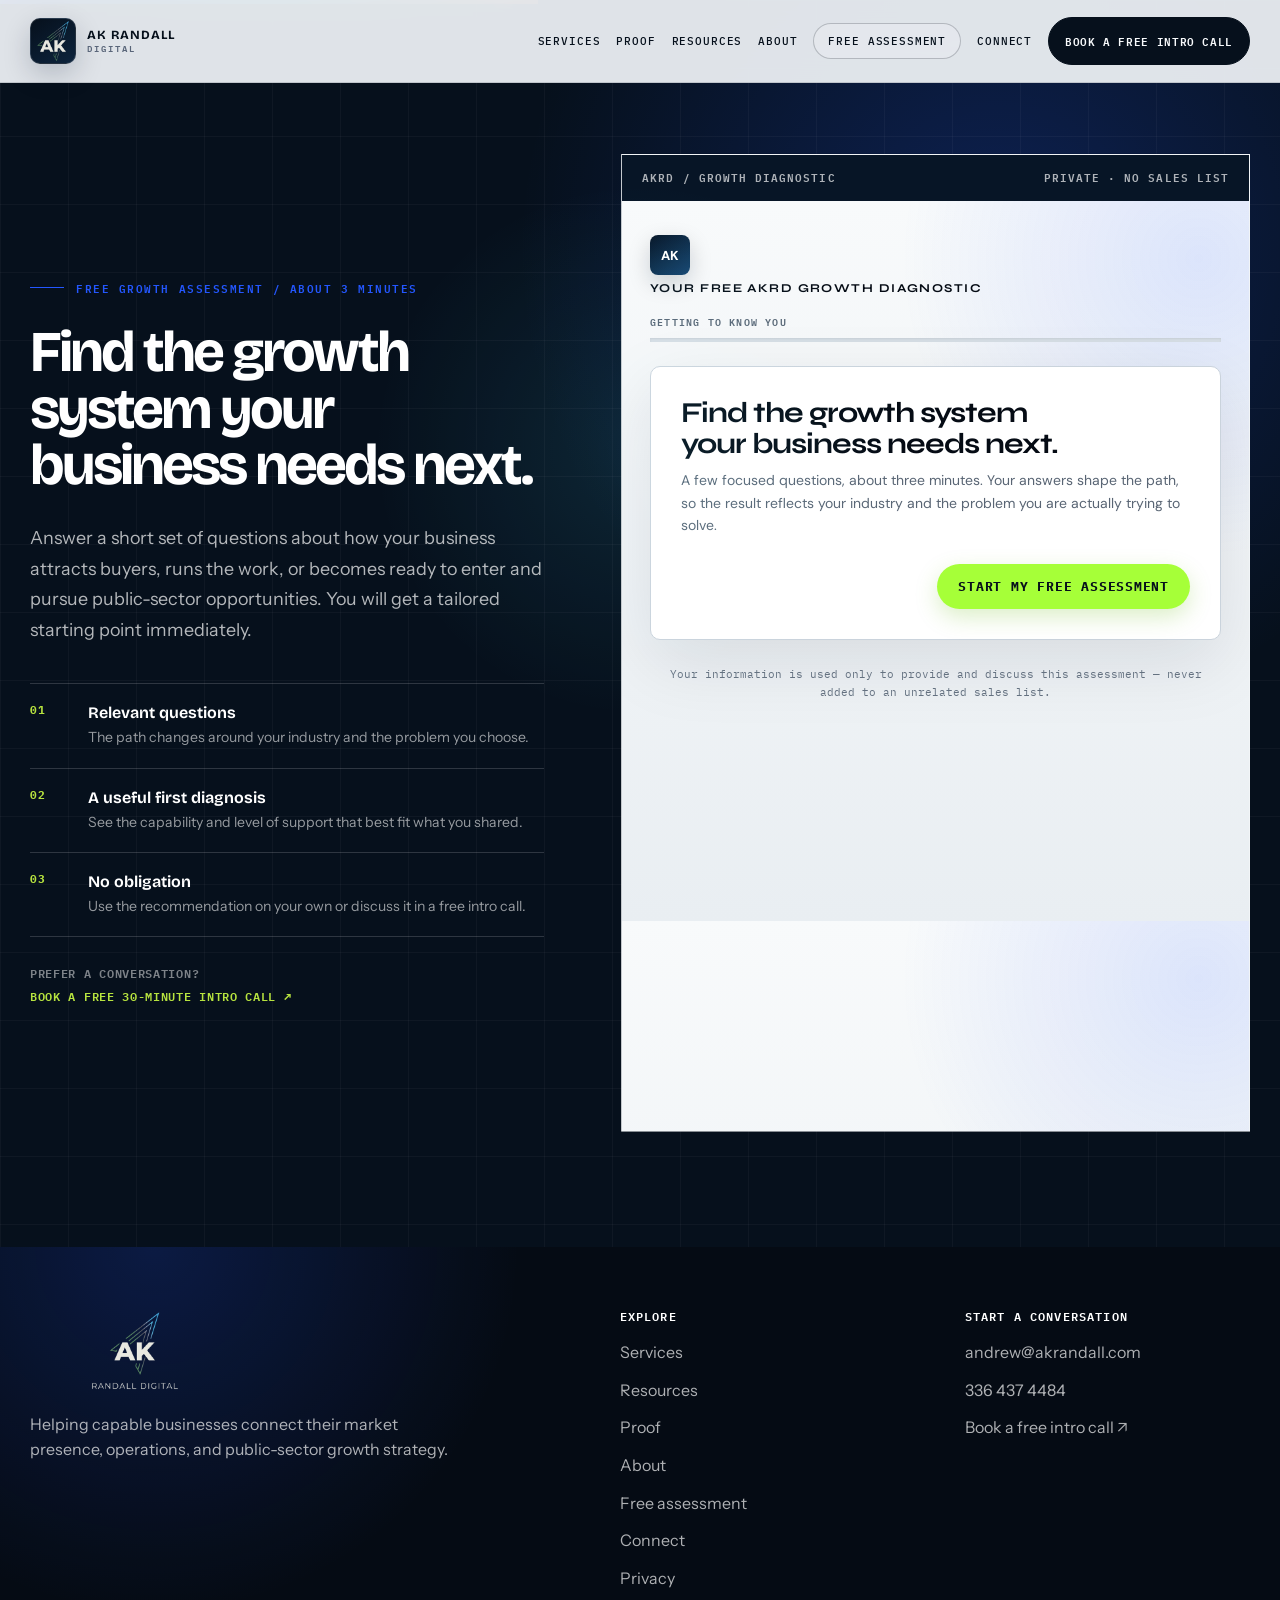
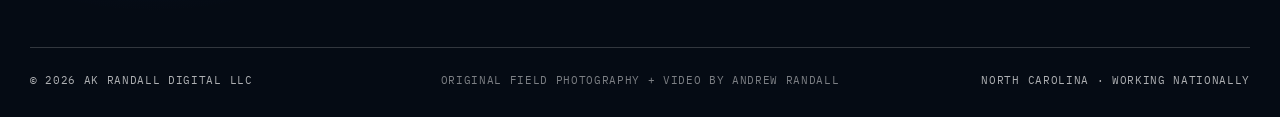
<file: assessment.html>
<!doctype html>
<html lang="en">
<head>
  <meta charset="utf-8">
  <meta name="viewport" content="width=device-width, initial-scale=1">
  <title>Free Growth Assessment | AK Randall Digital</title>
  <meta name="description" content="Take a free, three-minute growth assessment and get a tailored starting point for your market presence, operations, or public-sector growth system.">
  <meta name="theme-color" content="#050B14">
  <meta property="og:title" content="Free Growth Assessment | AK Randall Digital">
  <meta property="og:description" content="Find the growth system your business needs next in about three minutes.">
  <meta property="og:image" content="assets/brand/og-image.png">
  <meta property="og:type" content="website">
  <link rel="icon" href="assets/brand/favicon.ico">
  <link rel="canonical" href="https://akrandall.com/assessment.html">
  <link rel="stylesheet" href="styles.css?v=20260722f">
  <script src="lead-config.js?v=20260721d"></script>
  <script src="analytics.js?v=20260721b" defer></script>
  <script src="script.js?v=20260722c" defer></script>
</head>
<body class="assessment-page">
  <a class="skip-link" href="#main">Skip to assessment</a>
  <header class="site-header">
    <div class="nav-shell">
      <a class="brand" href="index.html" aria-label="AK Randall Digital home"><span class="brand-mark" aria-hidden="true"><img src="akrandall_logo_pack_transparent/logo-mark-512.png" alt="" width="512" height="512"></span><span class="brand-wordmark"><strong>AK Randall</strong><small>Digital</small></span></a>
      <button class="menu-toggle" type="button" aria-expanded="false" aria-controls="site-navigation" aria-label="Open navigation"><span></span></button>
      <nav class="site-nav" id="site-navigation" aria-label="Primary navigation">
        <a href="services.html">Services</a>
        <a href="work.html">Proof</a>
        <a href="about.html">About</a>
        <a class="nav-assessment" href="assessment.html" aria-current="page">Free assessment</a>
        <a href="connect.html">Connect</a>
        <a class="nav-cta" href="connect.html#schedule">Book a free intro call</a>
      </nav>
    </div>
  </header>

  <main id="main">
    <section class="assessment-hero" aria-labelledby="assessment-title">
      <div class="wrap assessment-hero-grid">
        <aside class="assessment-intro" data-reveal>
          <p class="eyebrow">Free growth assessment / About 3 minutes</p>
          <h1 id="assessment-title">Find the growth system your business needs next.</h1>
          <p class="assessment-lead">Answer a short set of questions about how your business attracts buyers, runs the work, or becomes ready to enter and pursue public-sector opportunities. You will get a tailored starting point immediately.</p>
          <ul class="assessment-benefits" aria-label="What to expect">
            <li><span>01</span><div><strong>Relevant questions</strong><p>The path changes around your industry and the problem you choose.</p></div></li>
            <li><span>02</span><div><strong>A useful first diagnosis</strong><p>See the capability and level of support that best fit what you shared.</p></div></li>
            <li><span>03</span><div><strong>No obligation</strong><p>Use the recommendation on your own or discuss it in a free intro call.</p></div></li>
          </ul>
          <div class="assessment-talk-option">
            <span>Prefer a conversation?</span>
            <a href="connect.html#schedule">Book a free 30-minute intro call <b aria-hidden="true">&nearr;</b></a>
          </div>
        </aside>

        <div class="assessment-frame-wrap" data-reveal>
          <div class="assessment-frame-top"><span>AKRD / Growth diagnostic</span><span>Private &middot; No sales list</span></div>
          <iframe class="assessment-frame" id="growth-assessment" src="assessment-tool.html" title="AK Randall Digital free growth assessment" loading="eager"></iframe>
        </div>
      </div>
    </section>
  </main>

  <footer class="site-footer"><div class="wrap"><div class="footer-grid"><div class="footer-brand"><img src="assets/brand/logo-header.webp" alt="AK Randall Digital" width="640" height="240"><p>Helping capable businesses connect their market presence, operations, and public-sector growth strategy.</p></div><nav class="footer-links" aria-label="Footer"><strong>Explore</strong><a href="services.html">Services</a><a href="work.html">Proof</a><a href="about.html">About</a><a href="assessment.html" aria-current="page">Free assessment</a><a href="connect.html">Connect</a></nav><div class="footer-links"><strong>Start a conversation</strong><a href="mailto:andrew@akrandall.com">andrew@akrandall.com</a><a href="tel:+13364374484">336 437 4484</a><a href="connect.html#schedule">Book a free intro call &nearr;</a></div></div><div class="footer-bottom"><span>&copy; <span data-year></span> AK Randall Digital LLC</span><span>North Carolina &middot; Working nationally</span></div></div></footer>
</body>
</html>
</file>
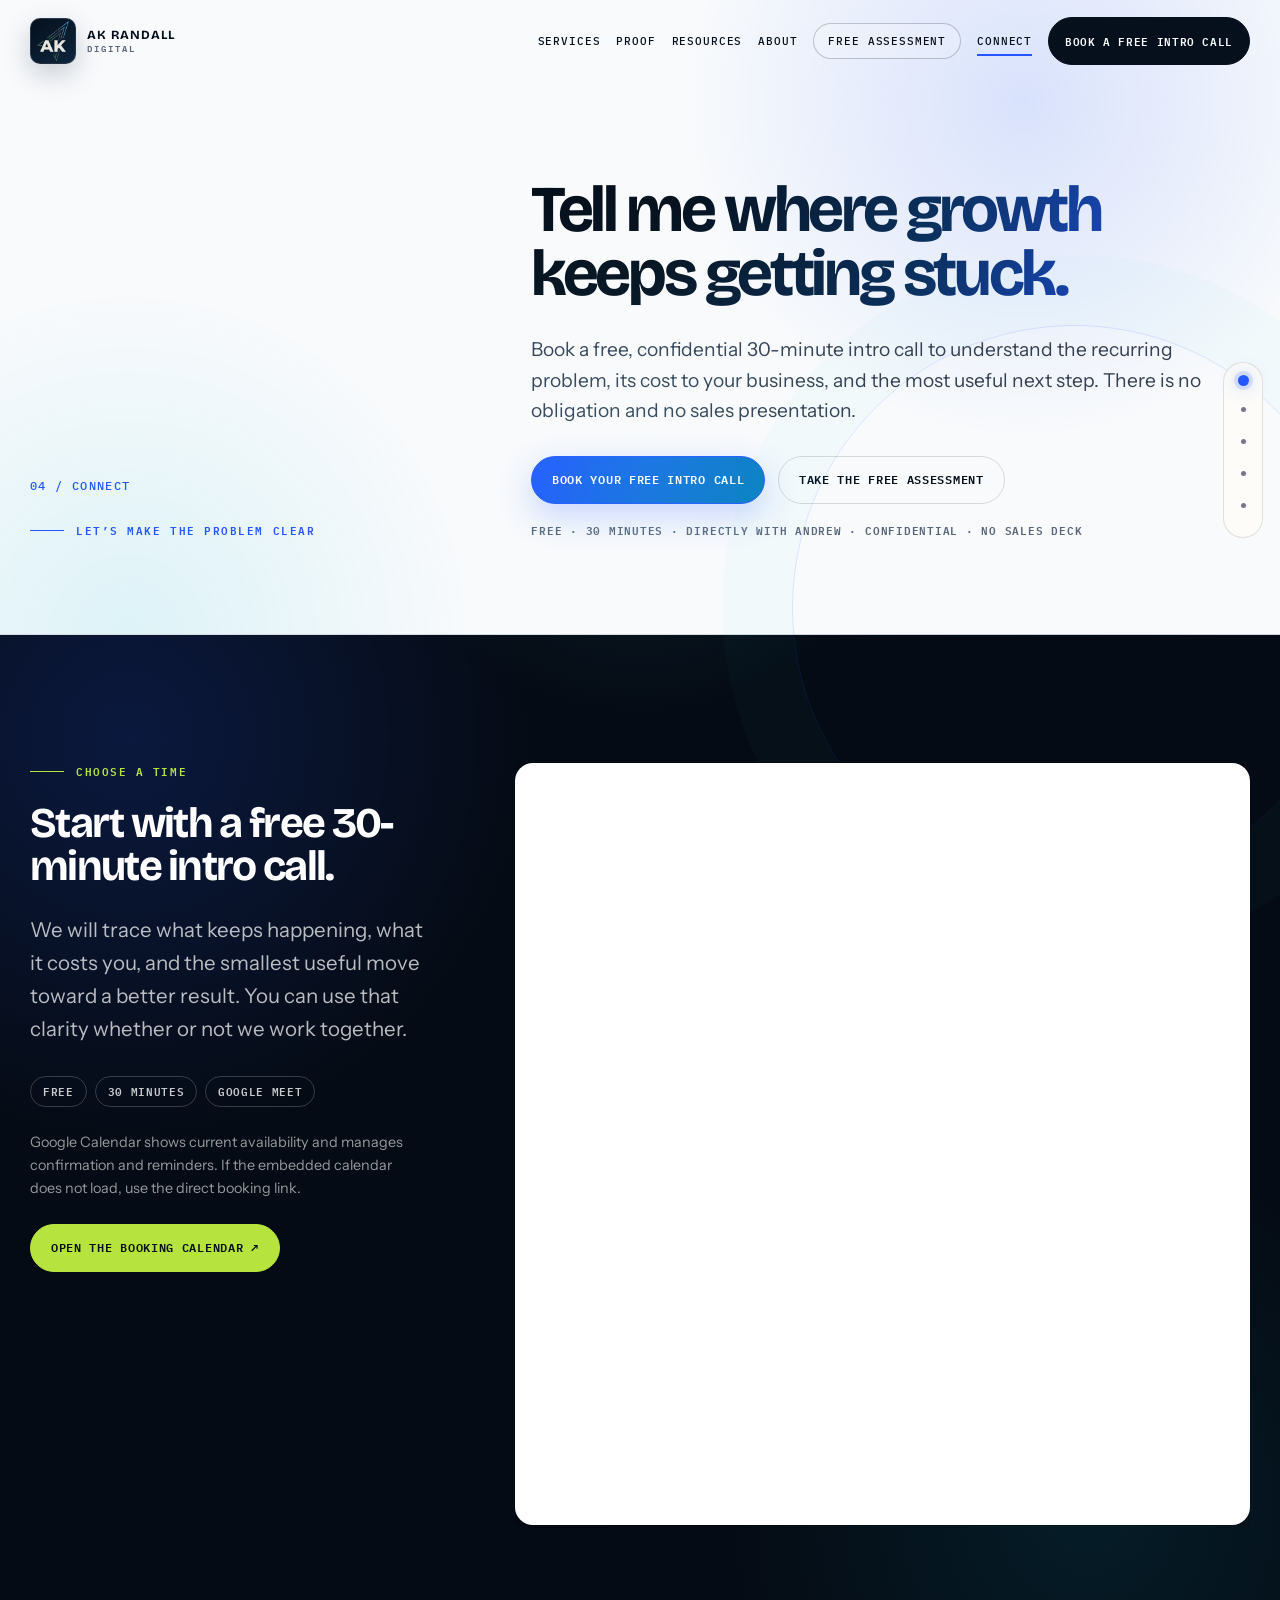
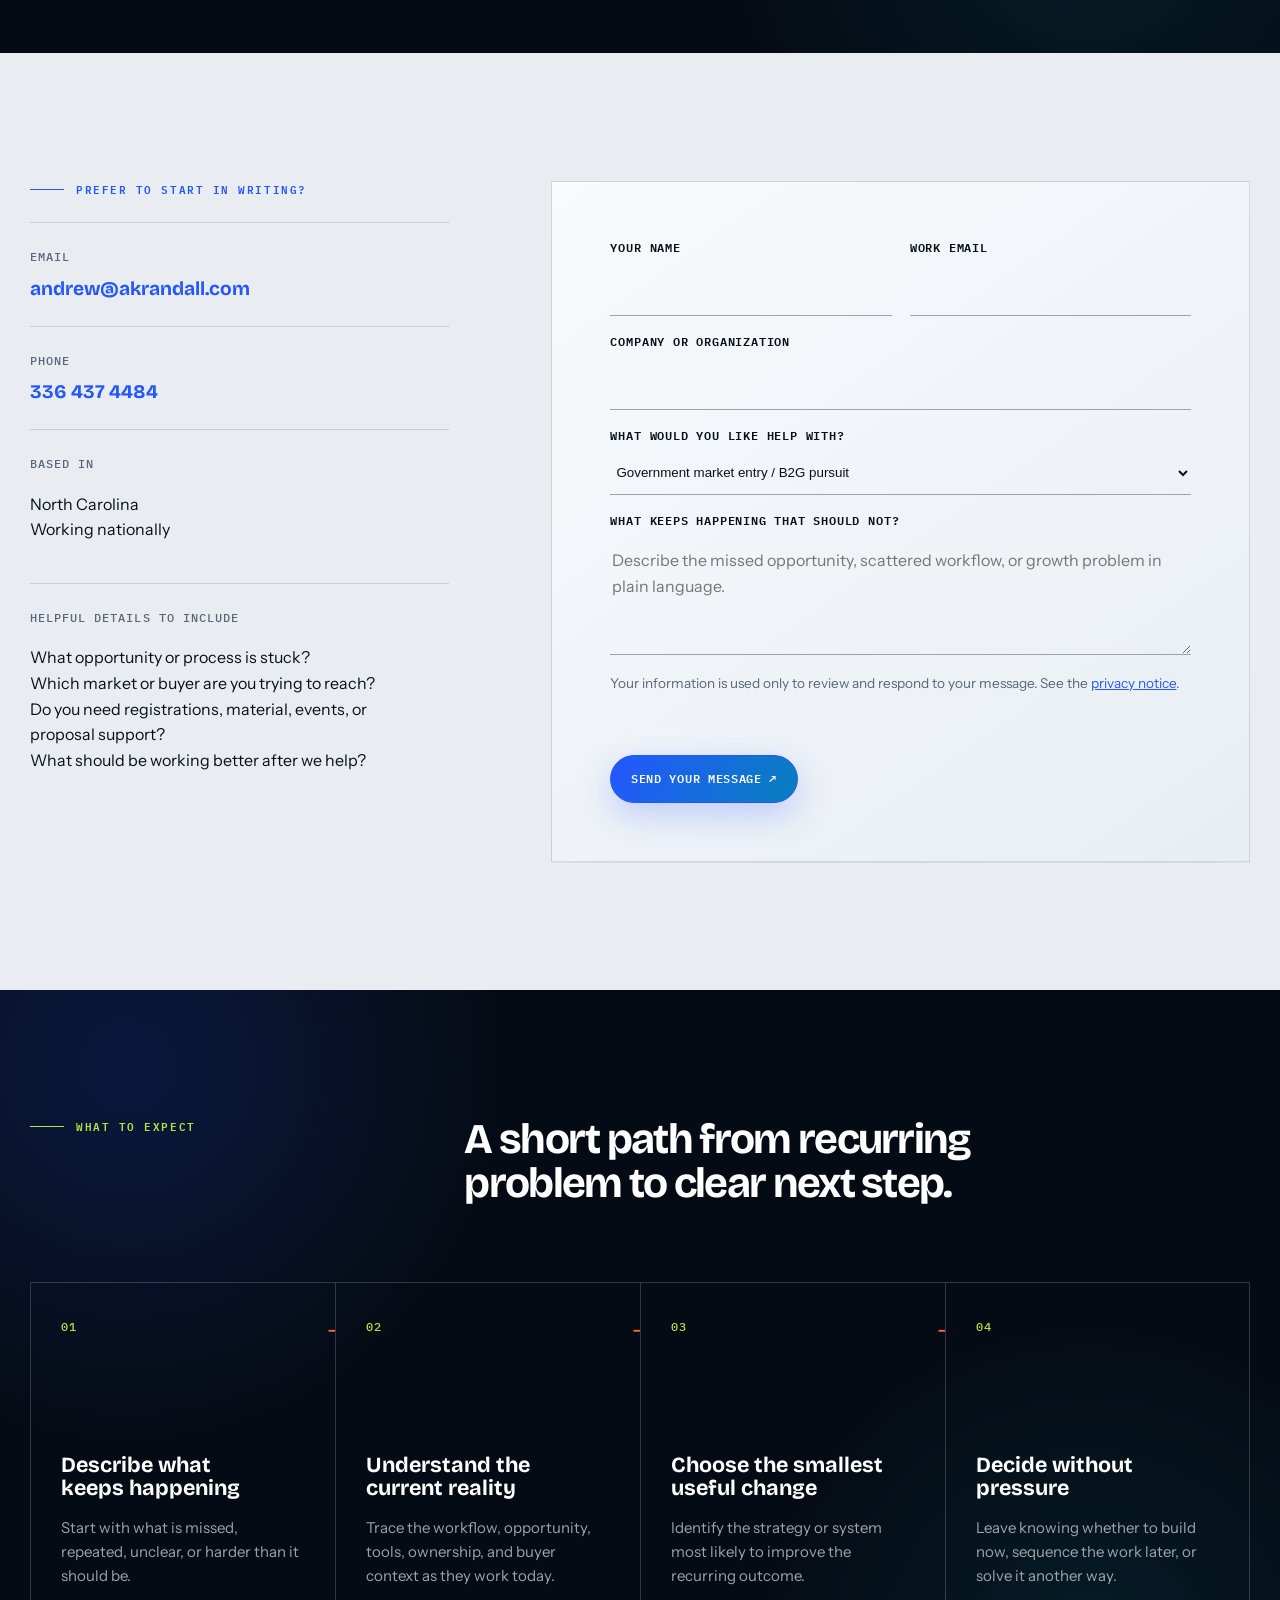
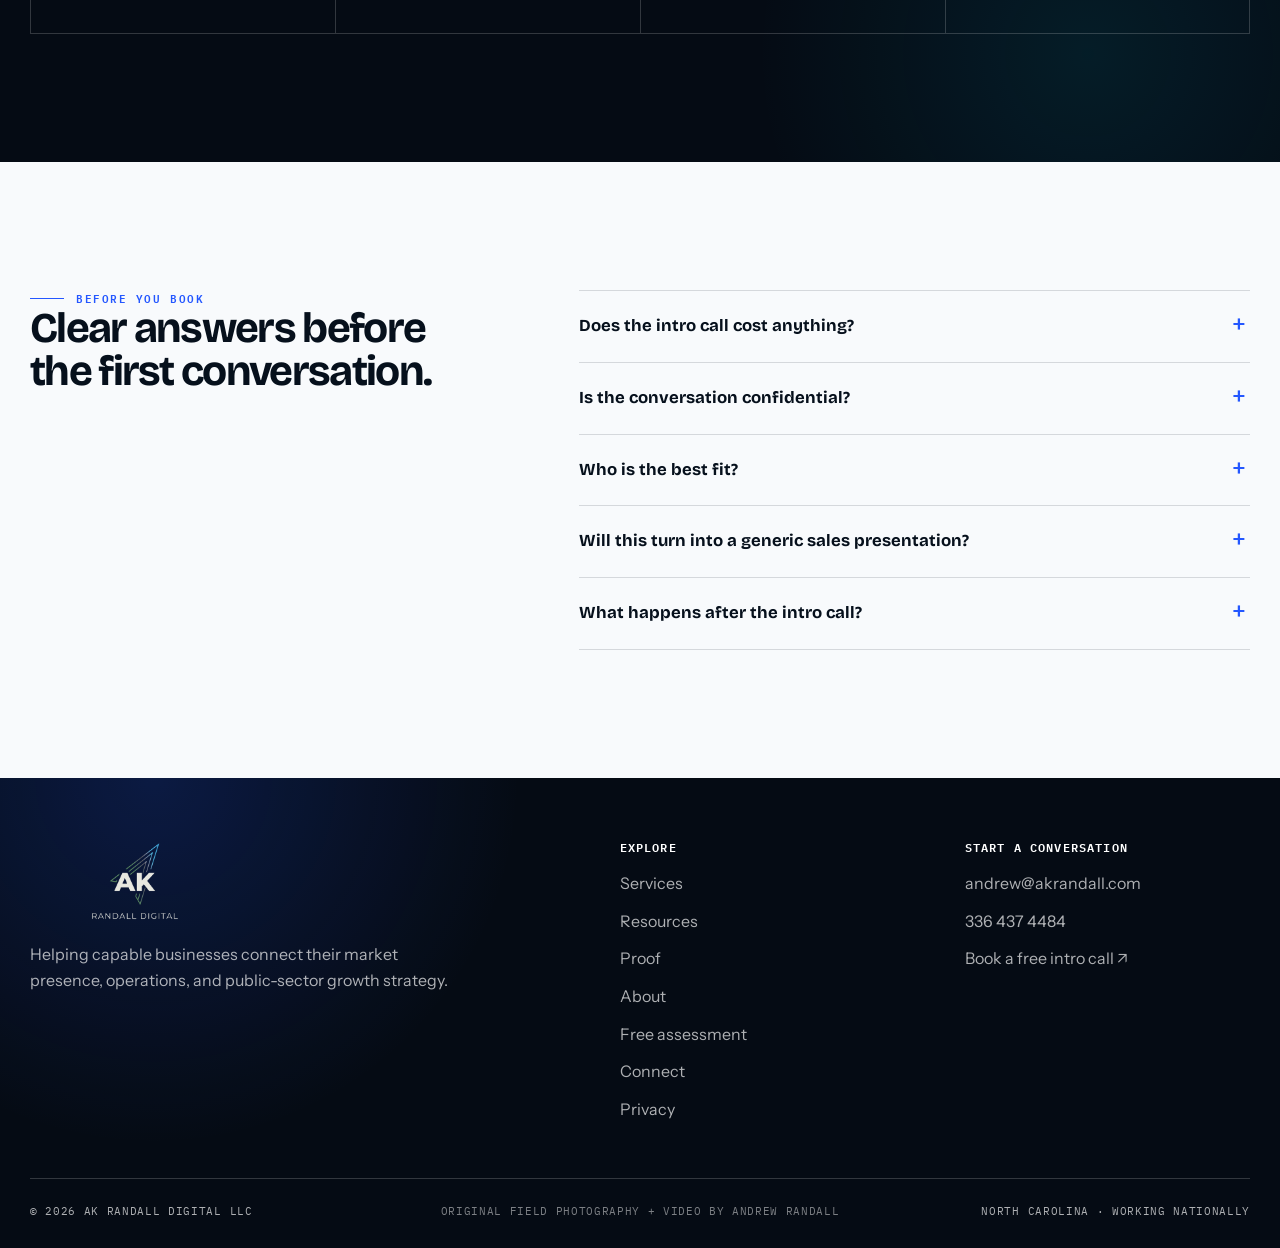
<file: connect.html>
<!doctype html>
<html lang="en">
<head>
  <meta charset="utf-8"><meta name="viewport" content="width=device-width, initial-scale=1">
  <title>Connect | AK Randall Digital</title>
  <meta name="description" content="Book a free, confidential 30-minute intro call about digital systems, business strategy, public-sector growth, or the recurring problem holding your business back.">
  <meta name="theme-color" content="#2457FF"><meta property="og:image" content="assets/brand/og-image.png"><link rel="icon" href="assets/brand/favicon.ico"><link rel="canonical" href="https://akrandall.com/connect.html"><link rel="stylesheet" href="styles.css?v=20260722f"><script src="lead-config.js?v=20260721d"></script><script src="analytics.js?v=20260721b" defer></script><script src="script.js?v=20260722c" defer></script>
</head>
<body>
  <a class="skip-link" href="#main">Skip to content</a>
  <header class="site-header"><div class="nav-shell"><a class="brand" href="index.html" aria-label="AK Randall Digital home"><span class="brand-mark" aria-hidden="true"><img src="akrandall_logo_pack_transparent/logo-mark-512.png" alt="" width="512" height="512"></span><span class="brand-wordmark"><strong>AK Randall</strong><small>Digital</small></span></a><button class="menu-toggle" type="button" aria-expanded="false" aria-controls="site-navigation" aria-label="Open navigation"><span></span></button><nav class="site-nav" id="site-navigation" aria-label="Primary navigation"><a href="services.html">Services</a><a href="work.html">Proof</a><a href="about.html">About</a><a class="nav-assessment" href="assessment.html" data-assessment-cta="header-nav">Free assessment</a><a href="connect.html" aria-current="page">Connect</a><a class="nav-cta" href="#schedule">Book a free intro call</a></nav></div></header>
  <main id="main">
    <section class="page-hero connect-hero"><div class="wrap page-hero-grid"><div><span class="page-index">04 / CONNECT</span><p class="eyebrow" style="margin-top:24px">Let’s make the problem clear</p></div><div><h1 class="display">Tell me where growth keeps getting stuck.</h1><p class="page-intro">Book a free, confidential 30-minute intro call to understand the recurring problem, its cost to your business, and the most useful next step. There is no obligation and no sales presentation.</p><div class="hero-actions"><a class="button button--blue" href="#schedule">Book your free intro call</a><a class="button button--ghost" href="assessment.html" data-assessment-cta="connect-hero">Take the free assessment</a></div><p class="conversion-microcopy">Free · 30 minutes · Directly with Andrew · Confidential · No sales deck</p></div></div></section>

    <section class="section section--ink booking-section" id="schedule" aria-labelledby="schedule-title"><div class="wrap booking-grid"><div class="booking-copy" data-reveal><p class="eyebrow">Choose a time</p><h2 class="headline" id="schedule-title">Start with a free 30-minute intro call.</h2><p class="lead">We will trace what keeps happening, what it costs you, and the smallest useful move toward a better result. You can use that clarity whether or not we work together.</p><div class="booking-facts"><span>Free</span><span>30 minutes</span><span>Google Meet</span></div><p class="booking-note">Google Calendar shows current availability and manages confirmation and reminders. If the embedded calendar does not load, use the direct booking link.</p><a class="button button--sage" data-booking-fallback href="https://calendar.app.google/tWsJafs8VUD5V4Wr7" target="_blank" rel="noopener">Open the booking calendar ↗</a></div><div class="booking-frame" data-reveal><iframe data-booking-frame src="https://calendar.google.com/calendar/appointments/schedules/AcZssZ1XsRQ0EtADHMMeh6PnIpS88ugVvqKEvpq7ntA2BtI2yiCVTt4CtfilWru2aL7dayDcakPbKiWB?gv=true" title="Book a free 30-minute intro call with Andrew Randall" loading="lazy" frameborder="0"></iframe></div></div></section>

    <section class="section" id="inquiry"><div class="wrap contact-grid"><aside class="contact-details" data-reveal><p class="eyebrow">Prefer to start in writing?</p><div class="contact-detail"><span class="micro muted">Email</span><a href="mailto:andrew@akrandall.com">andrew@akrandall.com</a></div><div class="contact-detail"><span class="micro muted">Phone</span><a href="tel:+13364374484">336 437 4484</a></div><div class="contact-detail"><span class="micro muted">Based in</span><p>North Carolina<br>Working nationally</p></div><div class="contact-detail"><span class="micro muted">Helpful details to include</span><p>What opportunity or process is stuck?<br>Which market or buyer are you trying to reach?<br>Do you need registrations, material, events, or proposal support?<br>What should be working better after we help?</p></div></aside>
      <form class="inquiry-form" data-inquiry-form data-reveal accept-charset="UTF-8">
        <div class="field"><label for="name">Your name</label><input id="name" name="name" type="text" autocomplete="name" maxlength="120" required></div>
        <div class="field"><label for="email">Work email</label><input id="email" name="email" type="email" autocomplete="email" maxlength="180" required></div>
        <div class="field field--full"><label for="company">Company or organization</label><input id="company" name="company" type="text" autocomplete="organization" maxlength="180"></div>
        <div class="field field--full"><label for="focus">What would you like help with?</label><select id="focus" name="focus"><option>Government market entry / B2G pursuit</option><option>SAM.gov registration or vendor accounts</option><option>Capability statement or marketing material</option><option>Proposal development or response coordination</option><option>Trade-show and market-event strategy</option><option>Digital operations and workflows</option><option>Business strategy</option><option>Smart infrastructure market strategy</option><option>Strategic website</option><option>AI workflow automation</option><option>Not sure yet</option></select></div>
        <div class="field field--full"><label for="message">What keeps happening that should not?</label><textarea id="message" name="message" maxlength="4000" required placeholder="Describe the missed opportunity, scattered workflow, or growth problem in plain language."></textarea></div>
        <div class="form-honeypot" aria-hidden="true"><label for="website">Leave this field empty</label><input id="website" name="website" type="text" tabindex="-1" autocomplete="off"></div>
        <input type="hidden" name="sourcePage"><input type="hidden" name="referrer"><input type="hidden" name="utmSource"><input type="hidden" name="utmMedium"><input type="hidden" name="utmCampaign"><input type="hidden" name="utmContent"><input type="hidden" name="utmTerm"><input type="hidden" name="submittedAt">
        <p class="form-note">Your information is used only to review and respond to your message. See the <a href="privacy.html">privacy notice</a>.</p>
        <div class="form-status" role="status" aria-live="polite"></div>
        <div class="field--full"><button class="button button--blue" type="submit">Send your message ↗</button></div>
        <div class="lead-success" data-lead-success hidden><span class="micro">Message received</span><h3 class="subhead">Thank you. I will review what you shared.</h3><p>If you would rather talk through it directly, choose a free intro-call time above.</p><a class="button button--sage" href="#schedule">Choose a free call time</a></div>
      </form>
    </div></section>

    <section class="section section--ink"><div class="wrap"><div class="section-heading" data-reveal><p class="eyebrow">What to expect</p><div><h2 class="headline">A short path from recurring problem to clear next step.</h2></div></div><div class="chain"><article class="chain-step" data-reveal><span class="micro">01</span><h3>Describe what keeps happening</h3><p>Start with what is missed, repeated, unclear, or harder than it should be.</p></article><article class="chain-step" data-reveal><span class="micro">02</span><h3>Understand the current reality</h3><p>Trace the workflow, opportunity, tools, ownership, and buyer context as they work today.</p></article><article class="chain-step" data-reveal><span class="micro">03</span><h3>Choose the smallest useful change</h3><p>Identify the strategy or system most likely to improve the recurring outcome.</p></article><article class="chain-step" data-reveal><span class="micro">04</span><h3>Decide without pressure</h3><p>Leave knowing whether to build now, sequence the work later, or solve it another way.</p></article></div></div></section>

    <section class="section section--white"><div class="wrap faq-grid"><div data-reveal><p class="eyebrow">Before you book</p><h2 class="headline">Clear answers before the first conversation.</h2></div><div class="faq-list" data-reveal><details class="faq-item"><summary>Does the intro call cost anything?</summary><p>No. The introductory call is free, lasts 30 minutes, and does not require you to purchase anything afterward.</p></details><details class="faq-item"><summary>Is the conversation confidential?</summary><p>Yes. We begin with your business problem, and sensitive company, customer, and pursuit information is treated discreetly.</p></details><details class="faq-item"><summary>Who is the best fit?</summary><p>Capable businesses losing ground through scattered follow-up, weak pursuit infrastructure, unclear market positioning, or disconnected operations.</p></details><details class="faq-item"><summary>Will this turn into a generic sales presentation?</summary><p>No. The conversation focuses on what is happening now, what keeps repeating, and whether there is a useful way to help.</p></details><details class="faq-item"><summary>What happens after the intro call?</summary><p>You leave with a recommended next move: build now, sequence the work later, or solve the problem another way.</p></details></div></div></section>
  </main>
  <footer class="site-footer"><div class="wrap"><div class="footer-grid"><div class="footer-brand"><img src="assets/brand/logo-header.webp" alt="AK Randall Digital" width="640" height="240"><p>Helping capable businesses connect their market presence, operations, and public-sector growth strategy.</p></div><nav class="footer-links" aria-label="Footer"><strong>Explore</strong><a href="services.html">Services</a><a href="work.html">Proof</a><a href="about.html">About</a><a href="assessment.html">Free assessment</a><a href="connect.html">Connect</a></nav><div class="footer-links"><strong>Start a conversation</strong><a href="mailto:andrew@akrandall.com">andrew@akrandall.com</a><a href="tel:+13364374484">336 437 4484</a><a href="#schedule">Book a free intro call ↗</a></div></div><div class="footer-bottom"><span>© <span data-year></span> AK Randall Digital LLC</span><span>North Carolina · Working nationally</span></div></div></footer>
</body></html>
</file>
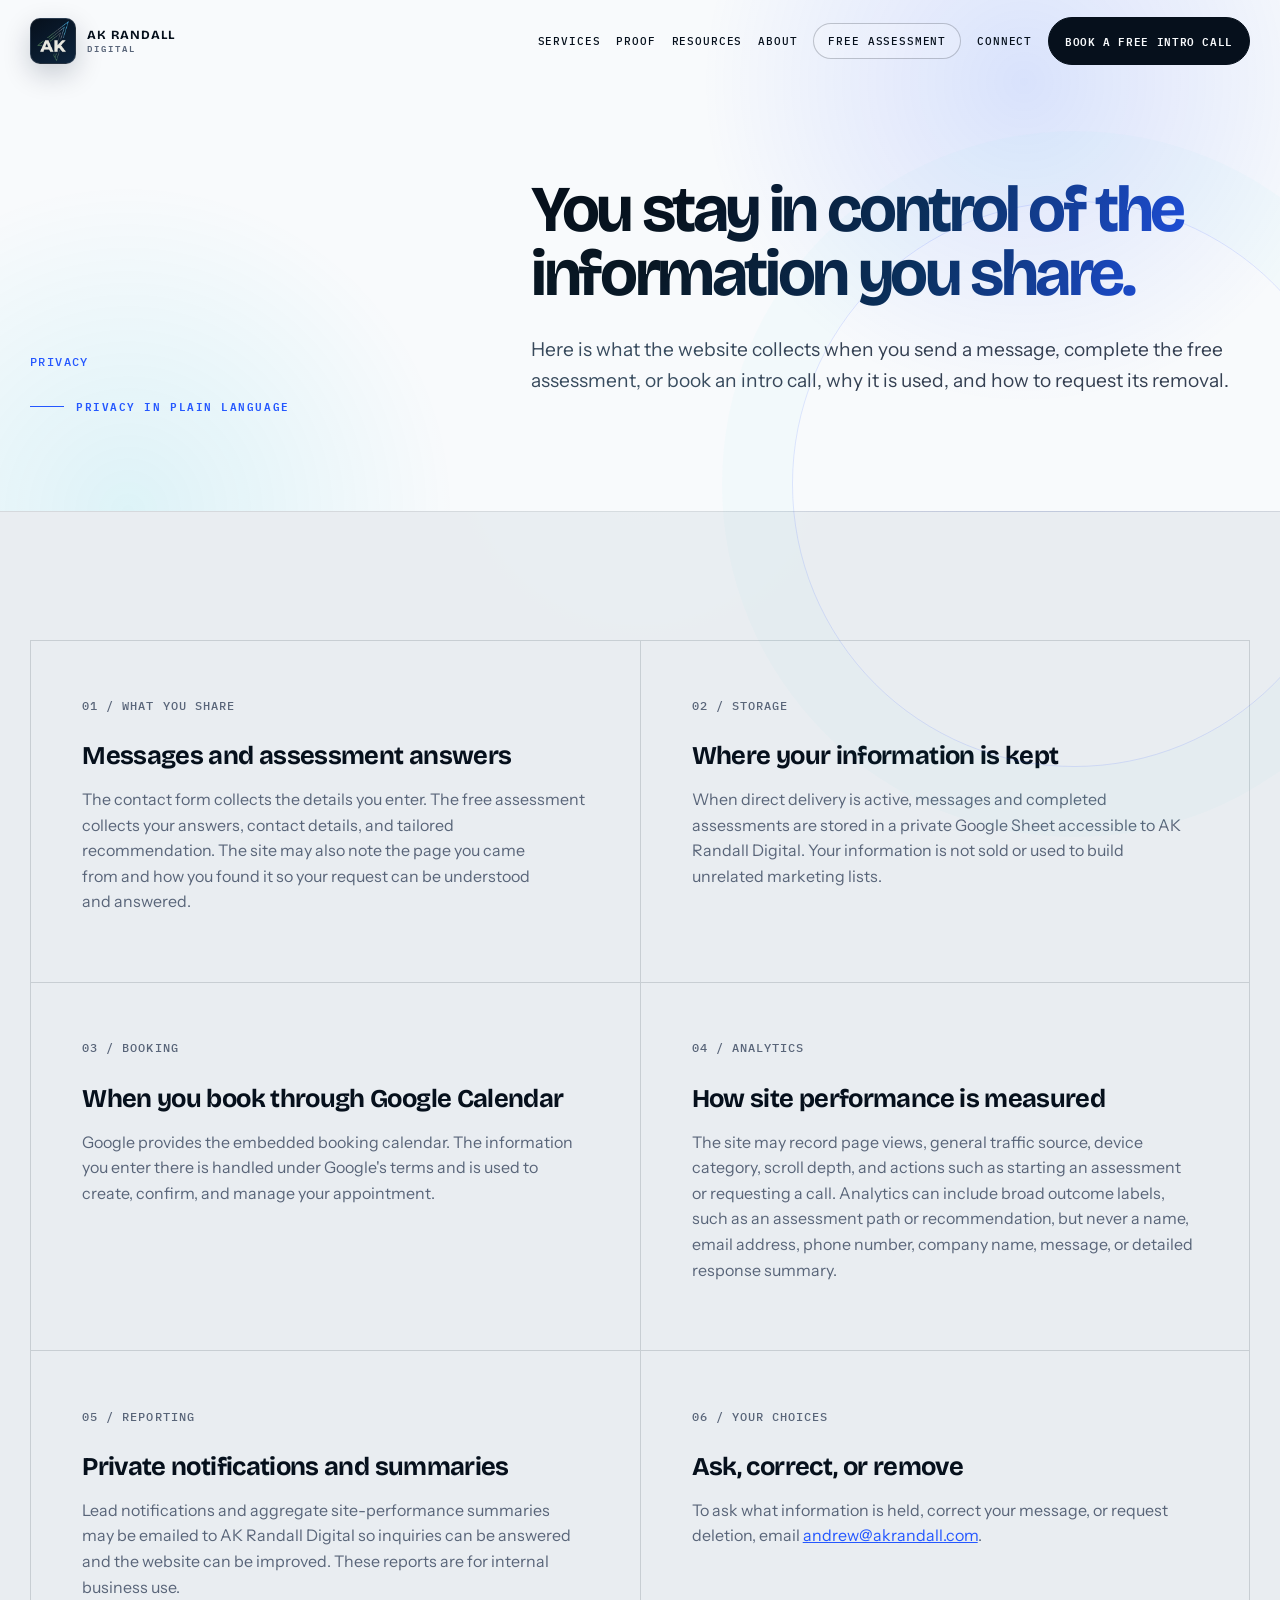
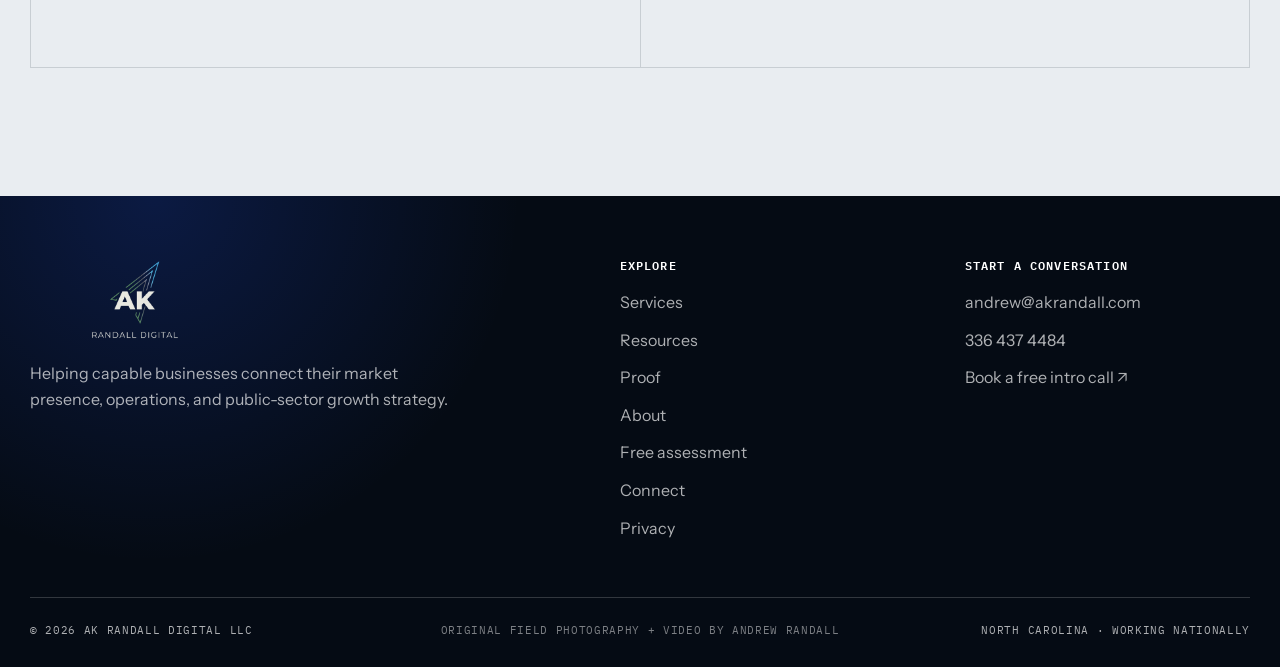
<file: privacy.html>
<!doctype html>
<html lang="en">
<head>
  <meta charset="utf-8"><meta name="viewport" content="width=device-width, initial-scale=1">
  <title>Privacy | AK Randall Digital</title>
  <meta name="description" content="See what information AK Randall Digital collects when you send a message or book a call, how it is used, and how to request its removal.">
  <meta name="theme-color" content="#2457FF"><meta property="og:image" content="assets/brand/og-image.png"><link rel="icon" href="assets/brand/favicon.ico"><link rel="canonical" href="https://akrandall.com/privacy.html"><link rel="stylesheet" href="styles.css?v=20260722f"><script src="lead-config.js?v=20260721d"></script><script src="analytics.js?v=20260721b" defer></script><script src="script.js?v=20260722c" defer></script>
</head>
<body>
  <a class="skip-link" href="#main">Skip to content</a>
  <header class="site-header"><div class="nav-shell"><a class="brand" href="index.html" aria-label="AK Randall Digital home"><span class="brand-mark" aria-hidden="true"><img src="akrandall_logo_pack_transparent/logo-mark-512.png" alt="" width="512" height="512"></span><span class="brand-wordmark"><strong>AK Randall</strong><small>Digital</small></span></a><button class="menu-toggle" type="button" aria-expanded="false" aria-controls="site-navigation" aria-label="Open navigation"><span></span></button><nav class="site-nav" id="site-navigation" aria-label="Primary navigation"><a href="services.html">Services</a><a href="work.html">Proof</a><a href="about.html">About</a><a class="nav-assessment" href="assessment.html" data-assessment-cta="header-nav">Free assessment</a><a href="connect.html">Connect</a><a class="nav-cta" href="connect.html#schedule">Book a free intro call</a></nav></div></header>
  <main id="main">
    <section class="page-hero"><div class="wrap page-hero-grid"><div><span class="page-index">PRIVACY</span><p class="eyebrow" style="margin-top:24px">Privacy in plain language</p></div><div><h1 class="display">You stay in control of the information you share.</h1><p class="page-intro">Here is what the website collects when you send a message, complete the free assessment, or book an intro call, why it is used, and how to request its removal.</p></div></div></section>
    <section class="section"><div class="wrap privacy-grid"><article><span class="micro muted">01 / WHAT YOU SHARE</span><h2 class="subhead">Messages and assessment answers</h2><p>The contact form collects the details you enter. The free assessment collects your answers, contact details, and tailored recommendation. The site may also note the page you came from and how you found it so your request can be understood and answered.</p></article><article><span class="micro muted">02 / STORAGE</span><h2 class="subhead">Where your information is kept</h2><p>When direct delivery is active, messages and completed assessments are stored in a private Google Sheet accessible to AK Randall Digital. Your information is not sold or used to build unrelated marketing lists.</p></article><article><span class="micro muted">03 / BOOKING</span><h2 class="subhead">When you book through Google Calendar</h2><p>Google provides the embedded booking calendar. The information you enter there is handled under Google&apos;s terms and is used to create, confirm, and manage your appointment.</p></article><article><span class="micro muted">04 / ANALYTICS</span><h2 class="subhead">How site performance is measured</h2><p>The site may record page views, general traffic source, device category, scroll depth, and actions such as starting an assessment or requesting a call. Analytics can include broad outcome labels, such as an assessment path or recommendation, but never a name, email address, phone number, company name, message, or detailed response summary.</p></article><article><span class="micro muted">05 / REPORTING</span><h2 class="subhead">Private notifications and summaries</h2><p>Lead notifications and aggregate site-performance summaries may be emailed to AK Randall Digital so inquiries can be answered and the website can be improved. These reports are for internal business use.</p></article><article><span class="micro muted">06 / YOUR CHOICES</span><h2 class="subhead">Ask, correct, or remove</h2><p>To ask what information is held, correct your message, or request deletion, email <a href="mailto:andrew@akrandall.com">andrew@akrandall.com</a>.</p></article></div></section>
  </main>
  <footer class="site-footer"><div class="wrap"><div class="footer-grid"><div class="footer-brand"><img src="assets/brand/logo-header.webp" alt="AK Randall Digital" width="640" height="240"><p>Helping capable businesses connect their market presence, operations, and public-sector growth strategy.</p></div><nav class="footer-links" aria-label="Footer"><strong>Explore</strong><a href="services.html">Services</a><a href="work.html">Proof</a><a href="about.html">About</a><a href="assessment.html">Free assessment</a><a href="connect.html">Connect</a><a href="privacy.html" aria-current="page">Privacy</a></nav><div class="footer-links"><strong>Start a conversation</strong><a href="mailto:andrew@akrandall.com">andrew@akrandall.com</a><a href="tel:+13364374484">336 437 4484</a><a href="connect.html#schedule">Book a free intro call ↗</a></div></div><div class="footer-bottom"><span>© <span data-year></span> AK Randall Digital LLC</span><span>North Carolina · Working nationally</span></div></div></footer>
</body></html>
</file>
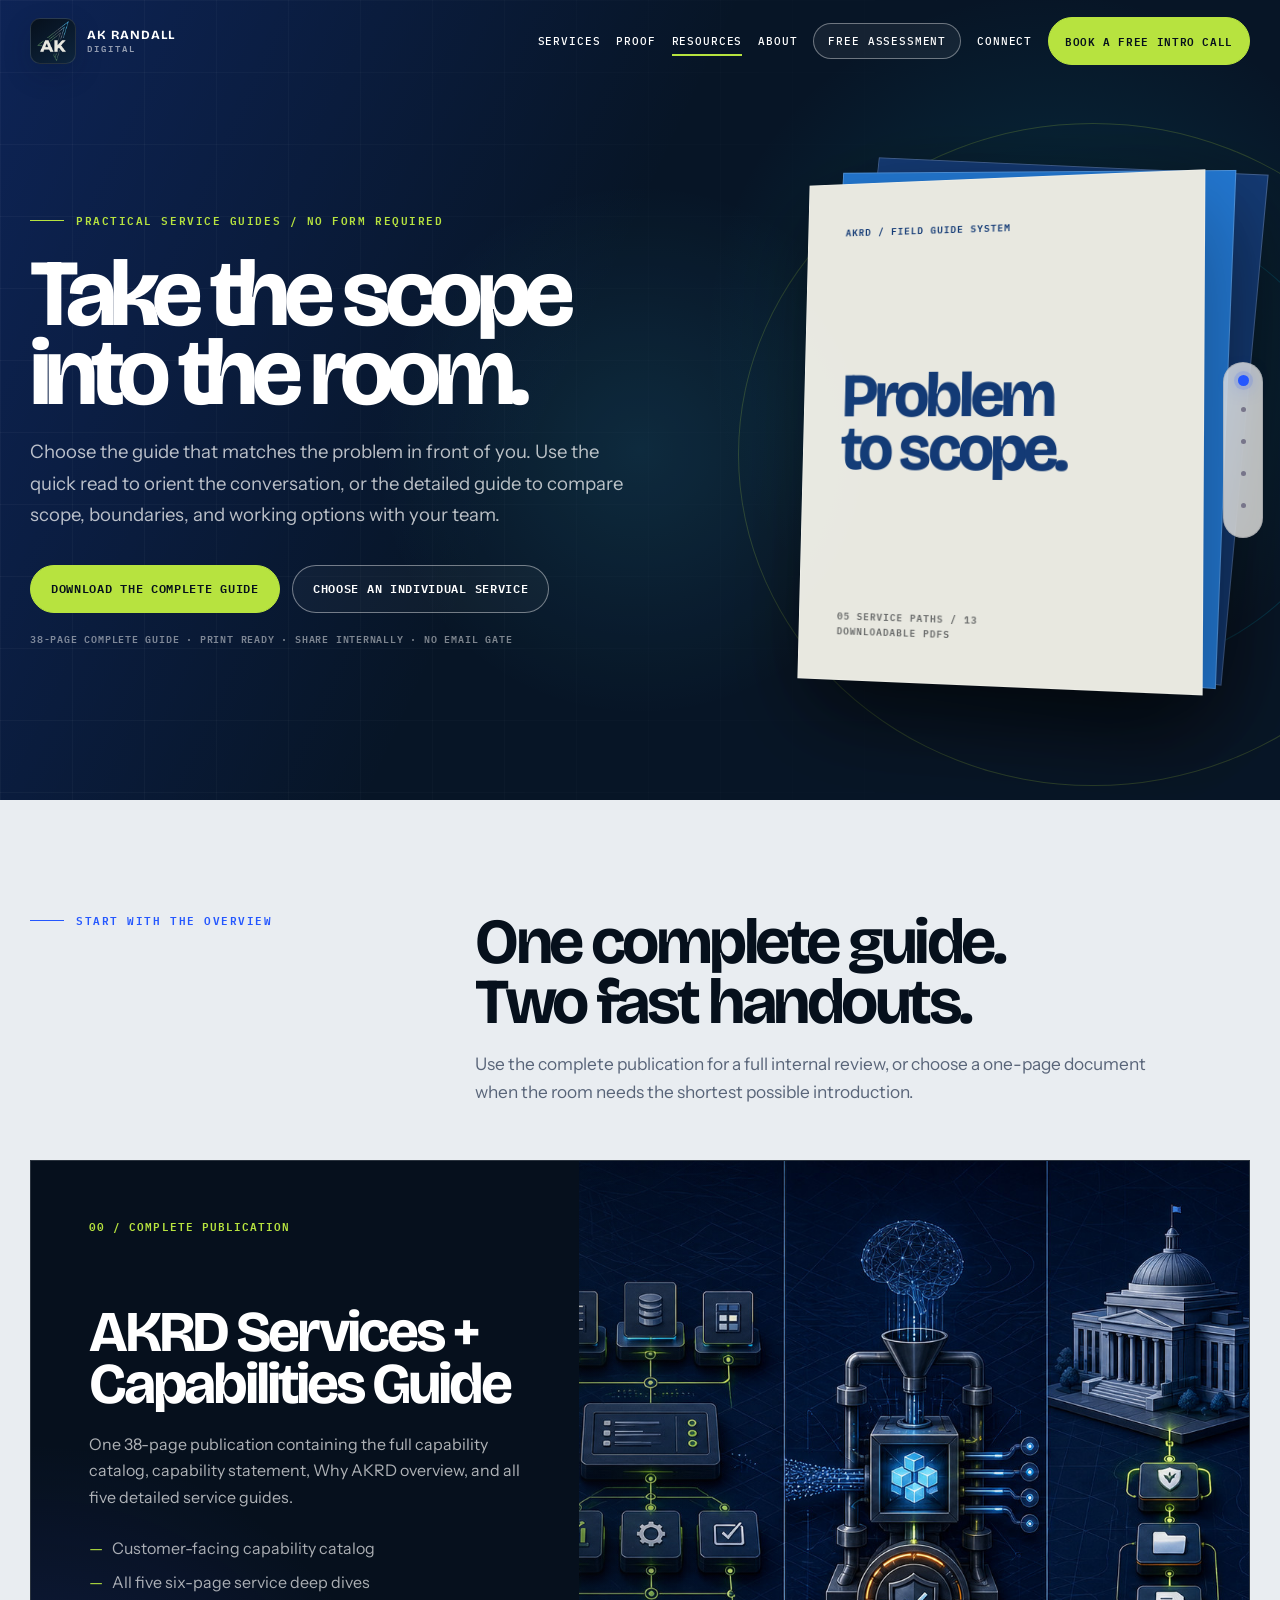
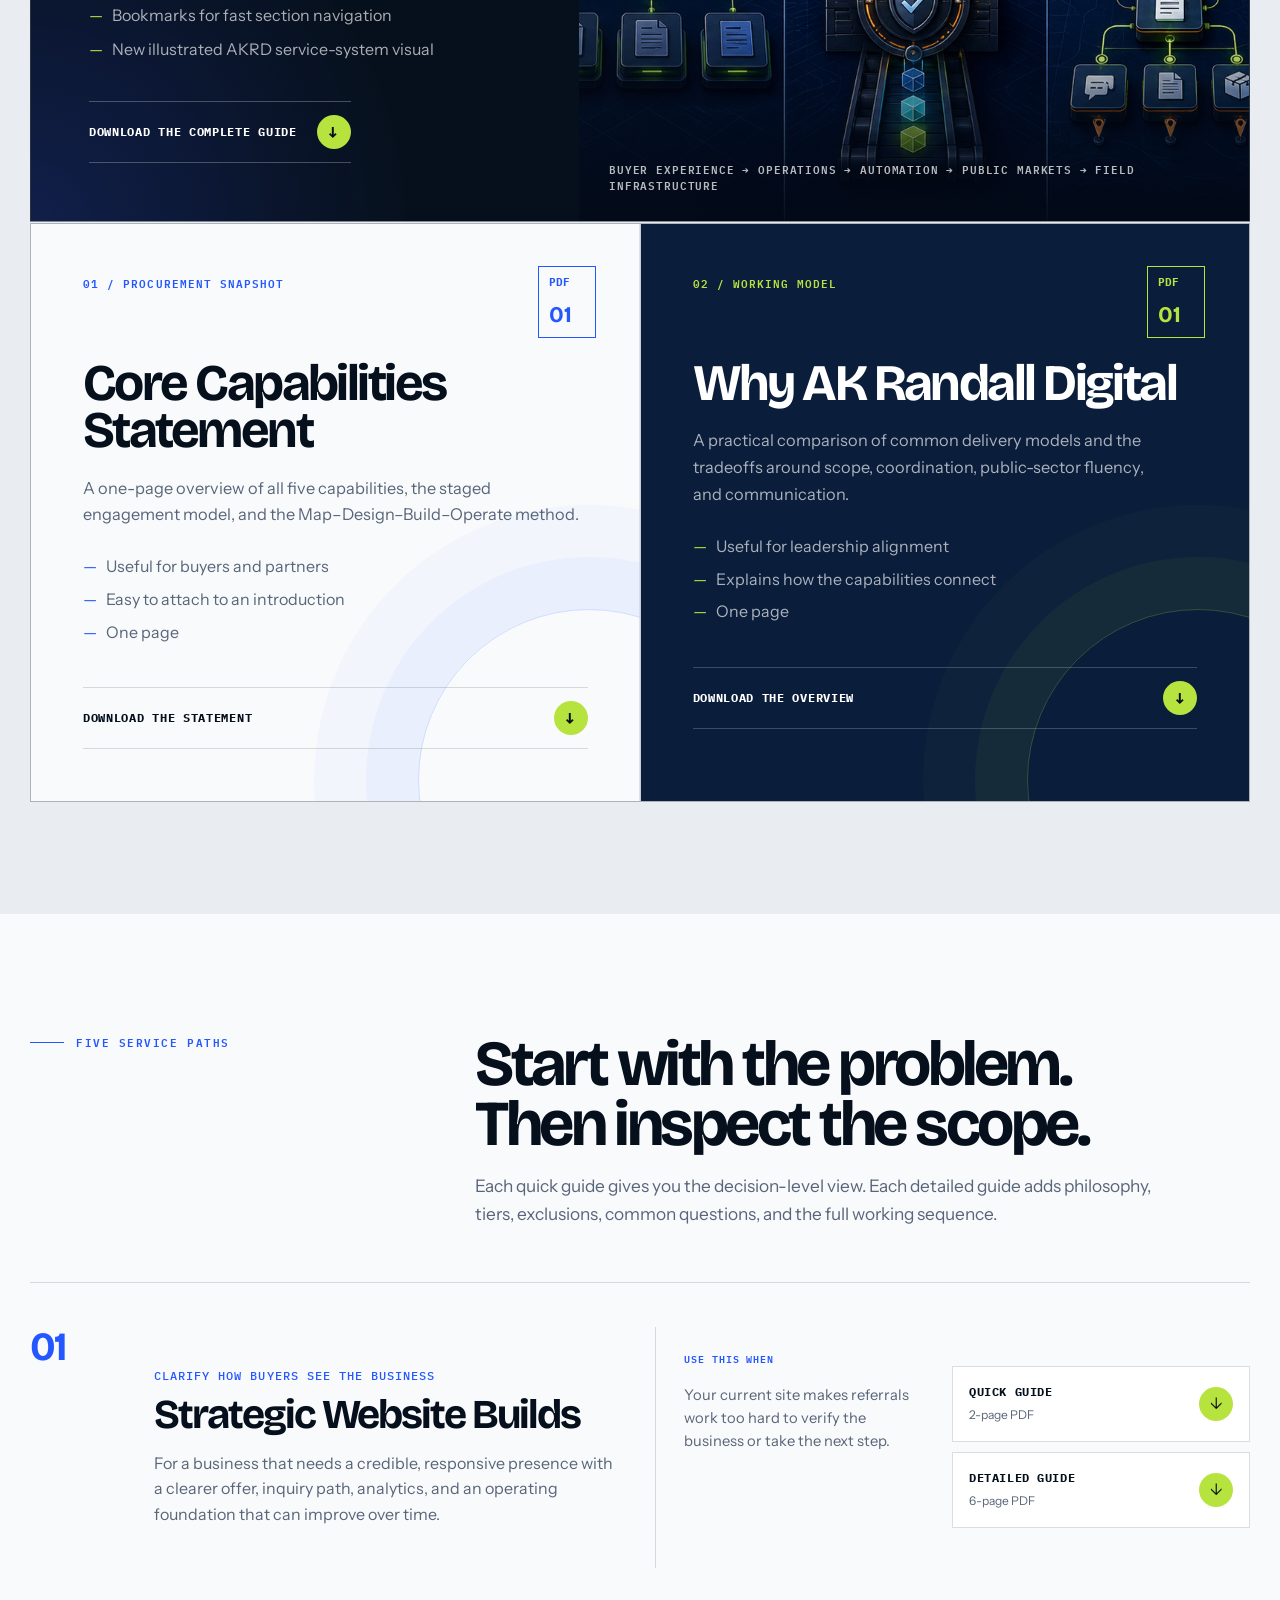
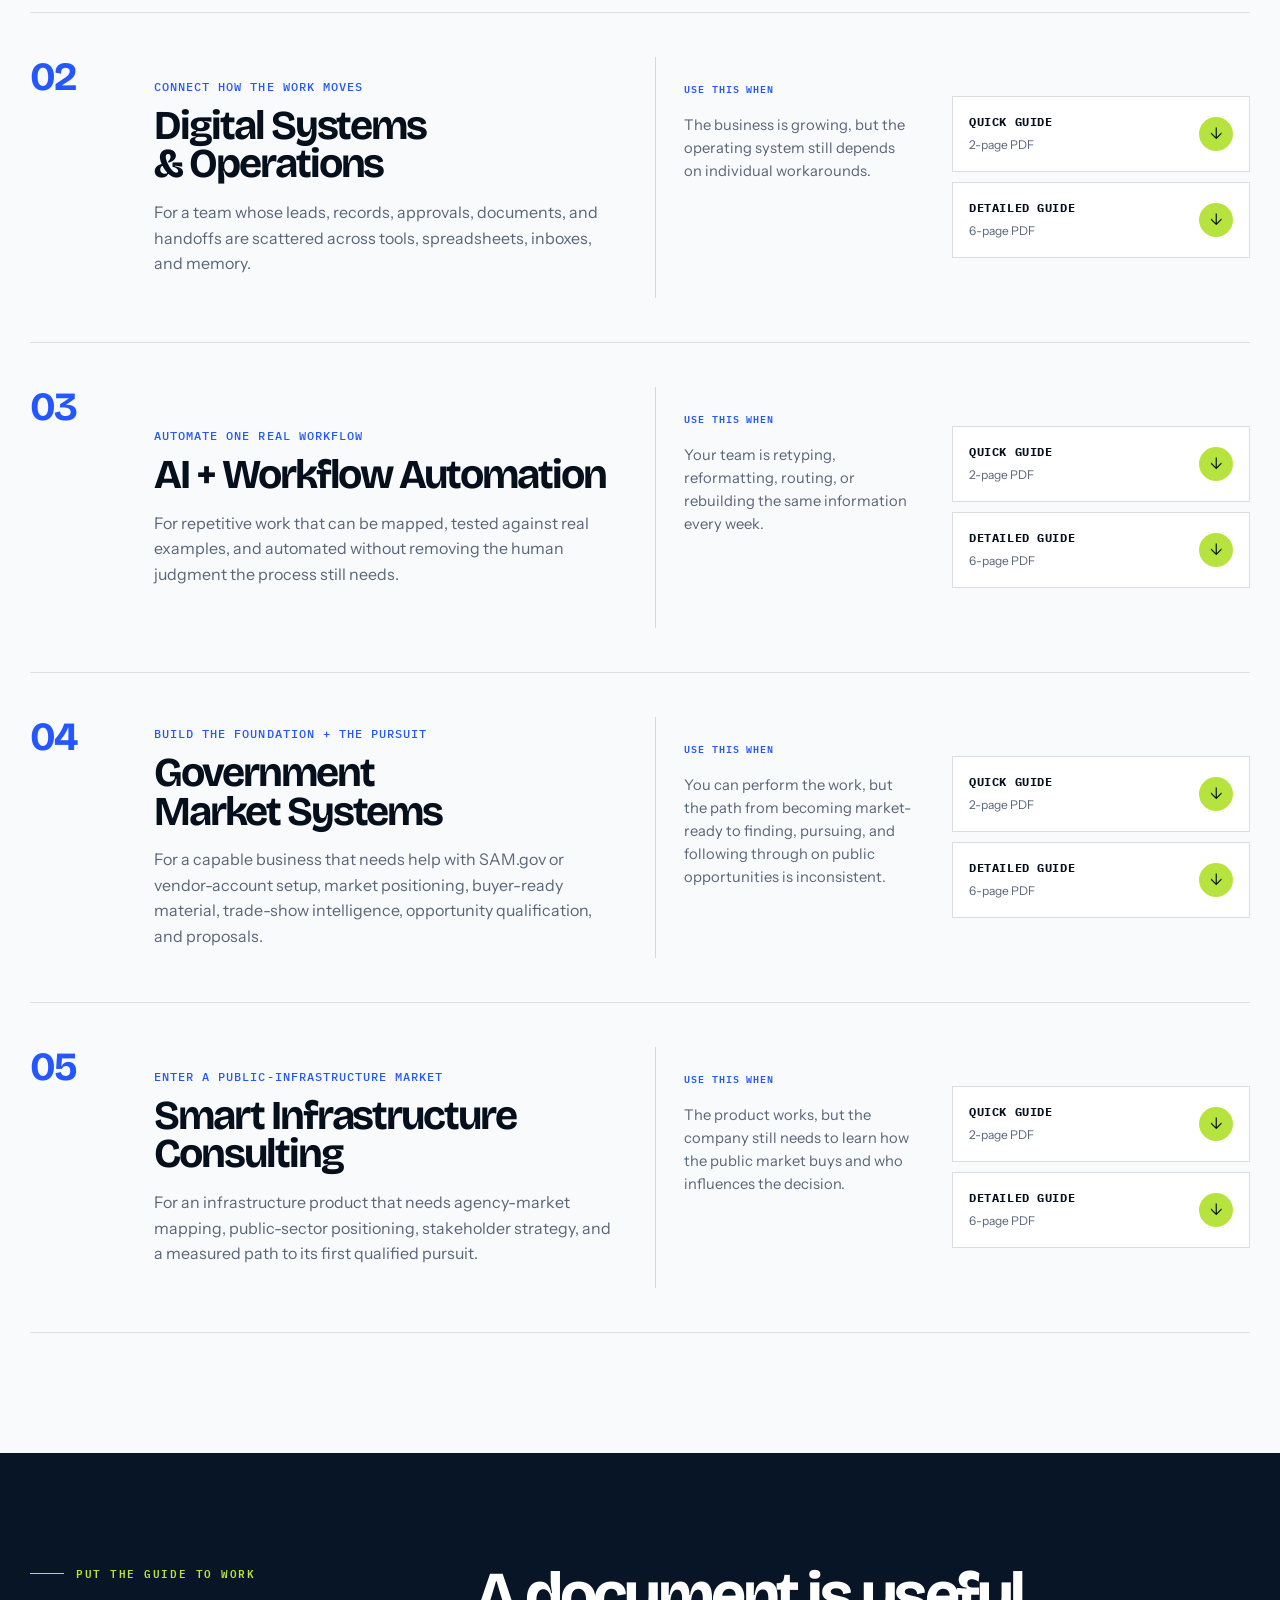
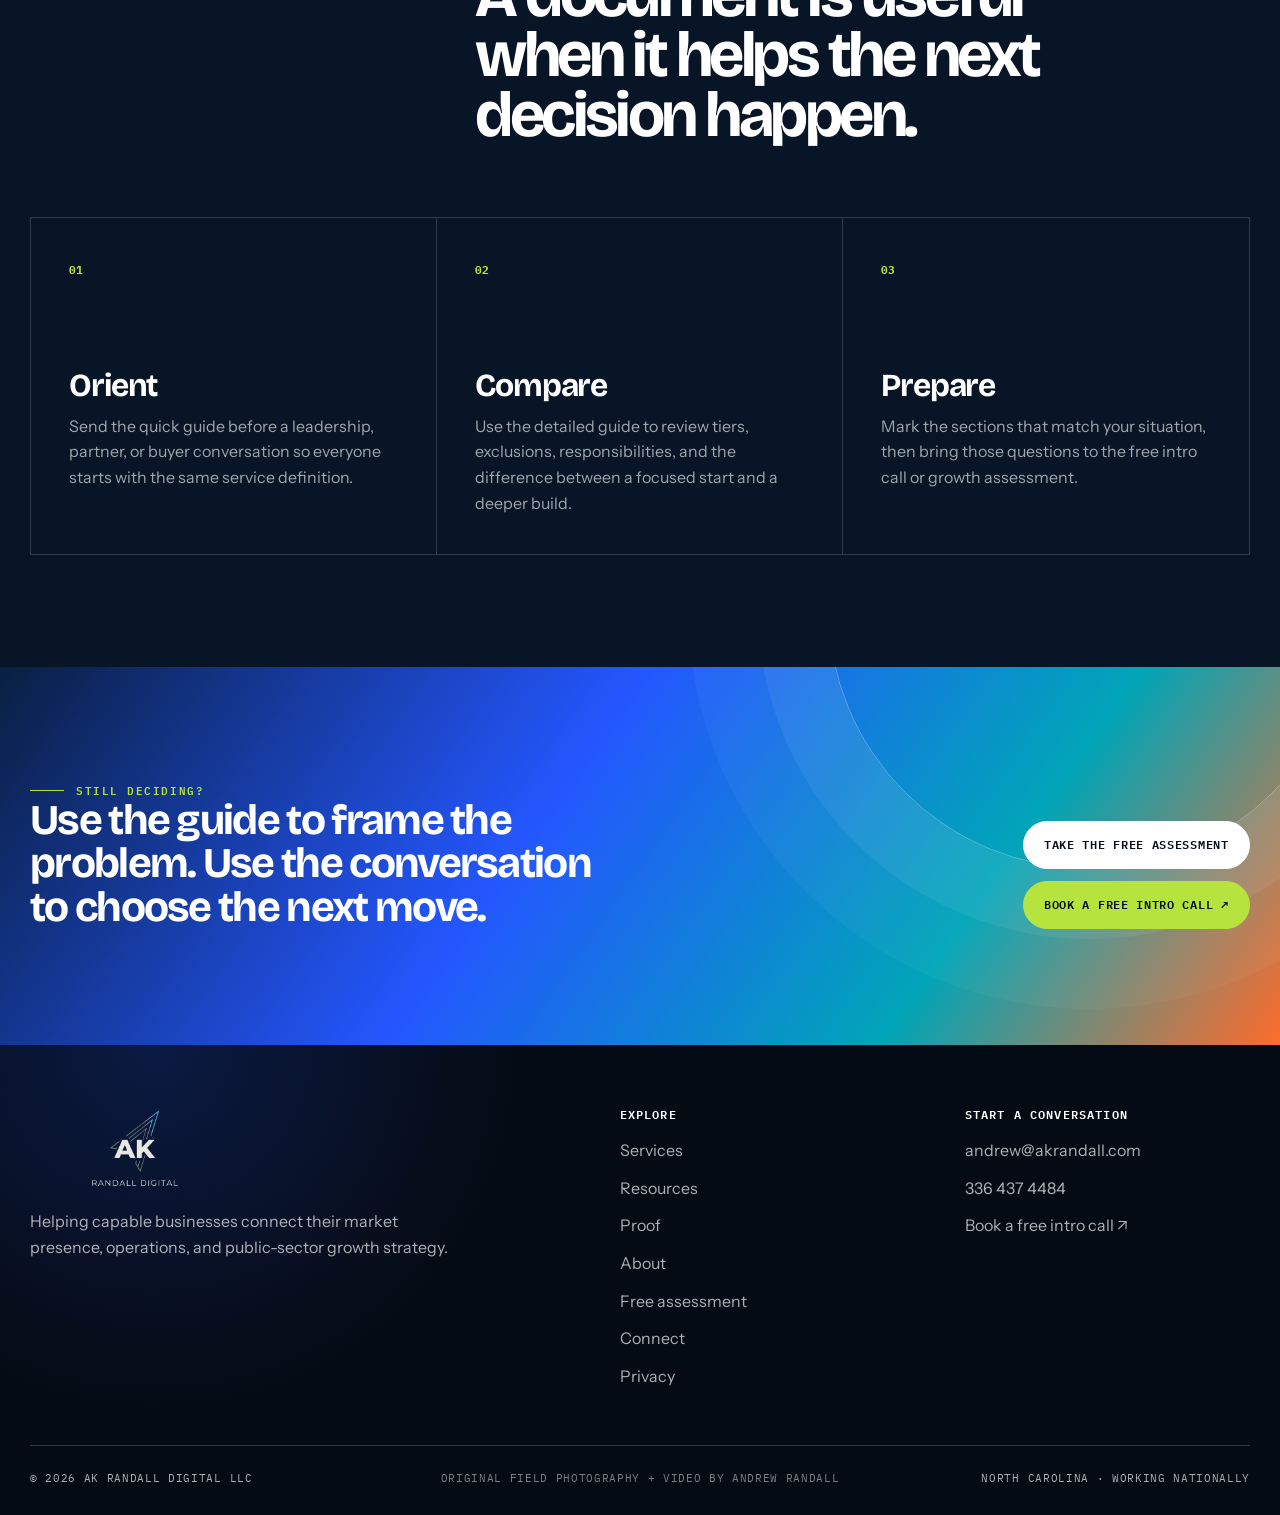
<file: resources.html>
<!doctype html>
<html lang="en">
<head>
  <meta charset="utf-8">
  <meta name="viewport" content="width=device-width, initial-scale=1">
  <title>Free Service Guides | AK Randall Digital</title>
  <meta name="description" content="Download the complete AKRD services and capabilities guide or individual guides to strategic websites, digital operations, automation, government markets, and smart infrastructure.">
  <meta name="theme-color" content="#071526">
  <meta property="og:title" content="AK Randall Digital Service Guides">
  <meta property="og:description" content="Choose the guide that matches the business problem in front of you. No form required.">
  <meta property="og:image" content="assets/brand/og-image.png">
  <meta property="og:type" content="website">
  <link rel="icon" href="assets/brand/favicon.ico">
  <link rel="canonical" href="https://akrandall.com/resources.html">
  <link rel="stylesheet" href="styles.css?v=20260722g">
  <script src="lead-config.js?v=20260721d"></script>
  <script src="analytics.js?v=20260722c" defer></script>
  <script src="script.js?v=20260722c" defer></script>
</head>
<body class="resources-page">
  <a class="skip-link" href="#main">Skip to content</a>
  <header class="site-header">
    <div class="nav-shell">
      <a class="brand" href="index.html" aria-label="AK Randall Digital home"><span class="brand-mark" aria-hidden="true"><img src="akrandall_logo_pack_transparent/logo-mark-512.png" alt="" width="512" height="512"></span><span class="brand-wordmark"><strong>AK Randall</strong><small>Digital</small></span></a>
      <button class="menu-toggle" type="button" aria-expanded="false" aria-controls="site-navigation" aria-label="Open navigation"><span></span></button>
      <nav class="site-nav" id="site-navigation" aria-label="Primary navigation">
        <a href="services.html">Services</a>
        <a href="work.html">Proof</a>
        <a href="resources.html" aria-current="page">Resources</a>
        <a href="about.html">About</a>
        <a class="nav-assessment" href="assessment.html" data-assessment-cta="header-nav">Free assessment</a>
        <a href="connect.html">Connect</a>
        <a class="nav-cta" href="connect.html#schedule">Book a free intro call</a>
      </nav>
    </div>
  </header>

  <main id="main">
    <section class="resource-hero" aria-labelledby="resource-title">
      <div class="wrap resource-hero-grid">
        <div class="resource-hero-copy">
          <p class="eyebrow">Practical service guides / No form required</p>
          <h1 id="resource-title">Take the scope into the room.</h1>
          <p>Choose the guide that matches the problem in front of you. Use the quick read to orient the conversation, or the detailed guide to compare scope, boundaries, and working options with your team.</p>
          <div class="hero-actions">
            <a class="button button--sage" href="assets/guides/akrd-complete-services-capabilities-guide.pdf" download data-guide-download="complete-services-capabilities" data-guide-depth="38-page">Download the complete guide</a>
            <a class="button resource-button-ghost" href="#service-guides">Choose an individual service</a>
          </div>
          <p class="resource-hero-note">38-page complete guide &middot; Print ready &middot; Share internally &middot; No email gate</p>
        </div>
        <div class="resource-hero-object" aria-hidden="true">
          <span class="resource-orbit resource-orbit--one"></span>
          <span class="resource-orbit resource-orbit--two"></span>
          <div class="resource-document-stack">
            <i></i><i></i>
            <div><span>AKRD / FIELD GUIDE SYSTEM</span><strong>Problem<br>to scope.</strong><small>05 service paths / 13 downloadable PDFs</small></div>
          </div>
        </div>
      </div>
    </section>

    <section class="resource-featured" aria-labelledby="resource-featured-title">
      <div class="wrap">
        <header class="resource-section-heading" data-reveal>
          <p class="eyebrow">Start with the overview</p>
          <div><h2 id="resource-featured-title">One complete guide. Two fast handouts.</h2><p>Use the complete publication for a full internal review, or choose a one-page document when the room needs the shortest possible introduction.</p></div>
        </header>
        <article class="resource-complete-card" data-reveal>
          <div class="resource-complete-copy"><span class="resource-card-index">00 / COMPLETE PUBLICATION</span><h3>AKRD Services + Capabilities Guide</h3><p>One 38-page publication containing the full capability catalog, capability statement, Why AKRD overview, and all five detailed service guides.</p><ul><li>Customer-facing capability catalog</li><li>All five six-page service deep dives</li><li>Bookmarks for fast section navigation</li><li>New illustrated AKRD service-system visual</li></ul><a class="resource-download" href="assets/guides/akrd-complete-services-capabilities-guide.pdf" download data-guide-download="complete-services-capabilities" data-guide-depth="38-page"><span>Download the complete guide</span><b aria-hidden="true">&darr;</b></a></div>
          <figure class="resource-complete-visual"><img src="assets/guides/akrd-service-system-visual.jpg" alt="Five-part illustration connecting websites, digital operations, automation, government-market systems, and smart infrastructure" loading="lazy"><figcaption>Buyer experience &rarr; Operations &rarr; Automation &rarr; Public markets &rarr; Field infrastructure</figcaption></figure>
        </article>
        <div class="resource-featured-grid">
          <article class="resource-feature-card" data-reveal>
            <span class="resource-card-index">01 / PROCUREMENT SNAPSHOT</span>
            <div class="resource-file-mark" aria-hidden="true"><b>PDF</b><span>01</span></div>
            <h3>Core Capabilities Statement</h3>
            <p>A one-page overview of all five capabilities, the staged engagement model, and the Map&ndash;Design&ndash;Build&ndash;Operate method.</p>
            <ul><li>Useful for buyers and partners</li><li>Easy to attach to an introduction</li><li>One page</li></ul>
            <a class="resource-download" href="assets/guides/akrd-capabilities-statement.pdf" download data-guide-download="capabilities-statement" data-guide-depth="one-page"><span>Download the statement</span><b aria-hidden="true">&darr;</b></a>
          </article>
          <article class="resource-feature-card resource-feature-card--dark" data-reveal>
            <span class="resource-card-index">02 / WORKING MODEL</span>
            <div class="resource-file-mark" aria-hidden="true"><b>PDF</b><span>01</span></div>
            <h3>Why AK Randall Digital</h3>
            <p>A practical comparison of common delivery models and the tradeoffs around scope, coordination, public-sector fluency, and communication.</p>
            <ul><li>Useful for leadership alignment</li><li>Explains how the capabilities connect</li><li>One page</li></ul>
            <a class="resource-download" href="assets/guides/why-ak-randall-digital.pdf" download data-guide-download="why-akrd" data-guide-depth="one-page"><span>Download the overview</span><b aria-hidden="true">&darr;</b></a>
          </article>
        </div>
      </div>
    </section>

    <section class="resource-library" id="service-guides" aria-labelledby="resource-library-title">
      <div class="wrap">
        <header class="resource-section-heading" data-reveal>
          <p class="eyebrow">Five service paths</p>
          <div><h2 id="resource-library-title">Start with the problem. Then inspect the scope.</h2><p>Each quick guide gives you the decision-level view. Each detailed guide adds philosophy, tiers, exclusions, common questions, and the full working sequence.</p></div>
        </header>

        <div class="resource-guide-list">
          <article class="resource-guide" data-reveal>
            <span class="resource-guide-number">01</span>
            <div class="resource-guide-copy"><p class="micro">Clarify how buyers see the business</p><h3>Strategic Website Builds</h3><p>For a business that needs a credible, responsive presence with a clearer offer, inquiry path, analytics, and an operating foundation that can improve over time.</p></div>
            <div class="resource-guide-use"><span>Use this when</span><p>Your current site makes referrals work too hard to verify the business or take the next step.</p></div>
            <div class="resource-guide-actions">
              <a href="assets/guides/strategic-website-builds-guide.pdf" download data-guide-download="strategic-website-builds" data-guide-depth="quick"><span><b>Quick guide</b><small>2-page PDF</small></span><i aria-hidden="true">&darr;</i></a>
              <a href="assets/guides/strategic-website-builds-deep-dive.pdf" download data-guide-download="strategic-website-builds" data-guide-depth="detailed"><span><b>Detailed guide</b><small>6-page PDF</small></span><i aria-hidden="true">&darr;</i></a>
            </div>
          </article>

          <article class="resource-guide" data-reveal>
            <span class="resource-guide-number">02</span>
            <div class="resource-guide-copy"><p class="micro">Connect how the work moves</p><h3>Digital Systems &amp; Operations</h3><p>For a team whose leads, records, approvals, documents, and handoffs are scattered across tools, spreadsheets, inboxes, and memory.</p></div>
            <div class="resource-guide-use"><span>Use this when</span><p>The business is growing, but the operating system still depends on individual workarounds.</p></div>
            <div class="resource-guide-actions">
              <a href="assets/guides/digital-systems-operations-guide.pdf" download data-guide-download="digital-systems-operations" data-guide-depth="quick"><span><b>Quick guide</b><small>2-page PDF</small></span><i aria-hidden="true">&darr;</i></a>
              <a href="assets/guides/digital-systems-operations-deep-dive.pdf" download data-guide-download="digital-systems-operations" data-guide-depth="detailed"><span><b>Detailed guide</b><small>6-page PDF</small></span><i aria-hidden="true">&darr;</i></a>
            </div>
          </article>

          <article class="resource-guide" data-reveal>
            <span class="resource-guide-number">03</span>
            <div class="resource-guide-copy"><p class="micro">Automate one real workflow</p><h3>AI + Workflow Automation</h3><p>For repetitive work that can be mapped, tested against real examples, and automated without removing the human judgment the process still needs.</p></div>
            <div class="resource-guide-use"><span>Use this when</span><p>Your team is retyping, reformatting, routing, or rebuilding the same information every week.</p></div>
            <div class="resource-guide-actions">
              <a href="assets/guides/ai-workflow-automation-guide.pdf" download data-guide-download="ai-workflow-automation" data-guide-depth="quick"><span><b>Quick guide</b><small>2-page PDF</small></span><i aria-hidden="true">&darr;</i></a>
              <a href="assets/guides/ai-workflow-automation-deep-dive.pdf" download data-guide-download="ai-workflow-automation" data-guide-depth="detailed"><span><b>Detailed guide</b><small>6-page PDF</small></span><i aria-hidden="true">&darr;</i></a>
            </div>
          </article>

          <article class="resource-guide" data-reveal>
            <span class="resource-guide-number">04</span>
            <div class="resource-guide-copy"><p class="micro">Build the foundation + the pursuit</p><h3>Government Market Systems</h3><p>For a capable business that needs help with SAM.gov or vendor-account setup, market positioning, buyer-ready material, trade-show intelligence, opportunity qualification, and proposals.</p></div>
            <div class="resource-guide-use"><span>Use this when</span><p>You can perform the work, but the path from becoming market-ready to finding, pursuing, and following through on public opportunities is inconsistent.</p></div>
            <div class="resource-guide-actions">
              <a href="assets/guides/government-market-systems-guide.pdf" download data-guide-download="government-market-systems" data-guide-depth="quick"><span><b>Quick guide</b><small>2-page PDF</small></span><i aria-hidden="true">&darr;</i></a>
              <a href="assets/guides/government-market-systems-deep-dive.pdf" download data-guide-download="government-market-systems" data-guide-depth="detailed"><span><b>Detailed guide</b><small>6-page PDF</small></span><i aria-hidden="true">&darr;</i></a>
            </div>
          </article>

          <article class="resource-guide" data-reveal>
            <span class="resource-guide-number">05</span>
            <div class="resource-guide-copy"><p class="micro">Enter a public-infrastructure market</p><h3>Smart Infrastructure Consulting</h3><p>For an infrastructure product that needs agency-market mapping, public-sector positioning, stakeholder strategy, and a measured path to its first qualified pursuit.</p></div>
            <div class="resource-guide-use"><span>Use this when</span><p>The product works, but the company still needs to learn how the public market buys and who influences the decision.</p></div>
            <div class="resource-guide-actions">
              <a href="assets/guides/smart-infrastructure-consulting-guide.pdf" download data-guide-download="smart-infrastructure-consulting" data-guide-depth="quick"><span><b>Quick guide</b><small>2-page PDF</small></span><i aria-hidden="true">&darr;</i></a>
              <a href="assets/guides/smart-infrastructure-consulting-deep-dive.pdf" download data-guide-download="smart-infrastructure-consulting" data-guide-depth="detailed"><span><b>Detailed guide</b><small>6-page PDF</small></span><i aria-hidden="true">&darr;</i></a>
            </div>
          </article>
        </div>
      </div>
    </section>

    <section class="resource-use" aria-labelledby="resource-use-title">
      <div class="wrap">
        <header class="resource-use-heading" data-reveal><p class="eyebrow">Put the guide to work</p><h2 id="resource-use-title">A document is useful when it helps the next decision happen.</h2></header>
        <ol class="resource-use-grid">
          <li data-reveal><span>01</span><h3>Orient</h3><p>Send the quick guide before a leadership, partner, or buyer conversation so everyone starts with the same service definition.</p></li>
          <li data-reveal><span>02</span><h3>Compare</h3><p>Use the detailed guide to review tiers, exclusions, responsibilities, and the difference between a focused start and a deeper build.</p></li>
          <li data-reveal><span>03</span><h3>Prepare</h3><p>Mark the sections that match your situation, then bring those questions to the free intro call or growth assessment.</p></li>
        </ol>
      </div>
    </section>

    <section class="cta-band">
      <div class="wrap cta-grid">
        <div><p class="eyebrow">Still deciding?</p><h2 class="headline">Use the guide to frame the problem. Use the conversation to choose the next move.</h2></div>
        <div class="cta-actions"><a class="button button--light" href="assessment.html" data-assessment-cta="resources-final">Take the free assessment</a><a class="button button--sage" href="connect.html#schedule">Book a free intro call &nearr;</a></div>
      </div>
    </section>
  </main>

  <footer class="site-footer"><div class="wrap"><div class="footer-grid"><div class="footer-brand"><img src="assets/brand/logo-header.webp" alt="AK Randall Digital" width="640" height="240"><p>Helping capable businesses connect their market presence, operations, and public-sector growth strategy.</p></div><nav class="footer-links" aria-label="Footer"><strong>Explore</strong><a href="services.html">Services</a><a href="resources.html">Resources</a><a href="work.html">Proof</a><a href="about.html">About</a><a href="assessment.html">Free assessment</a><a href="connect.html">Connect</a></nav><div class="footer-links"><strong>Start a conversation</strong><a href="mailto:andrew@akrandall.com">andrew@akrandall.com</a><a href="tel:+13364374484">336 437 4484</a><a href="connect.html#schedule">Book a free intro call &nearr;</a></div></div><div class="footer-bottom"><span>&copy; <span data-year></span> AK Randall Digital LLC</span><span>North Carolina &middot; Working nationally</span></div></div></footer>
</body>
</html>
</file>
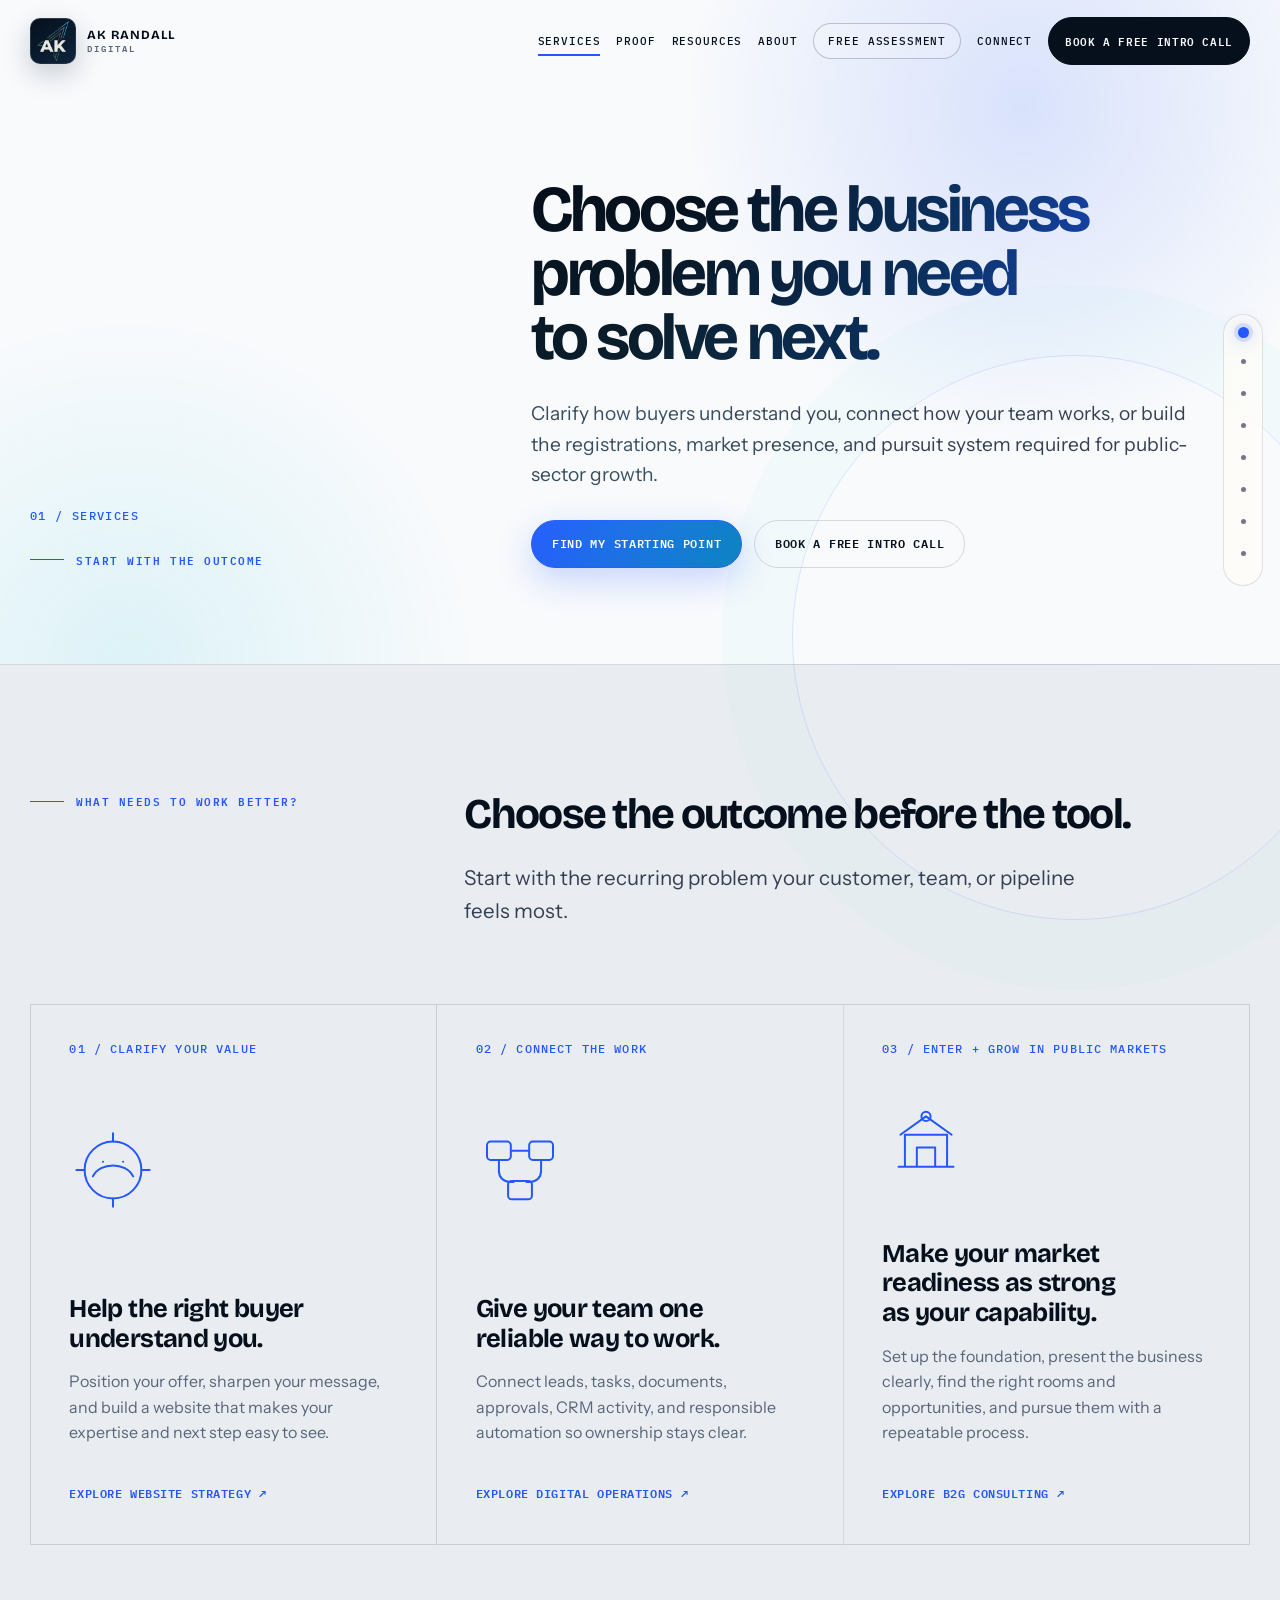
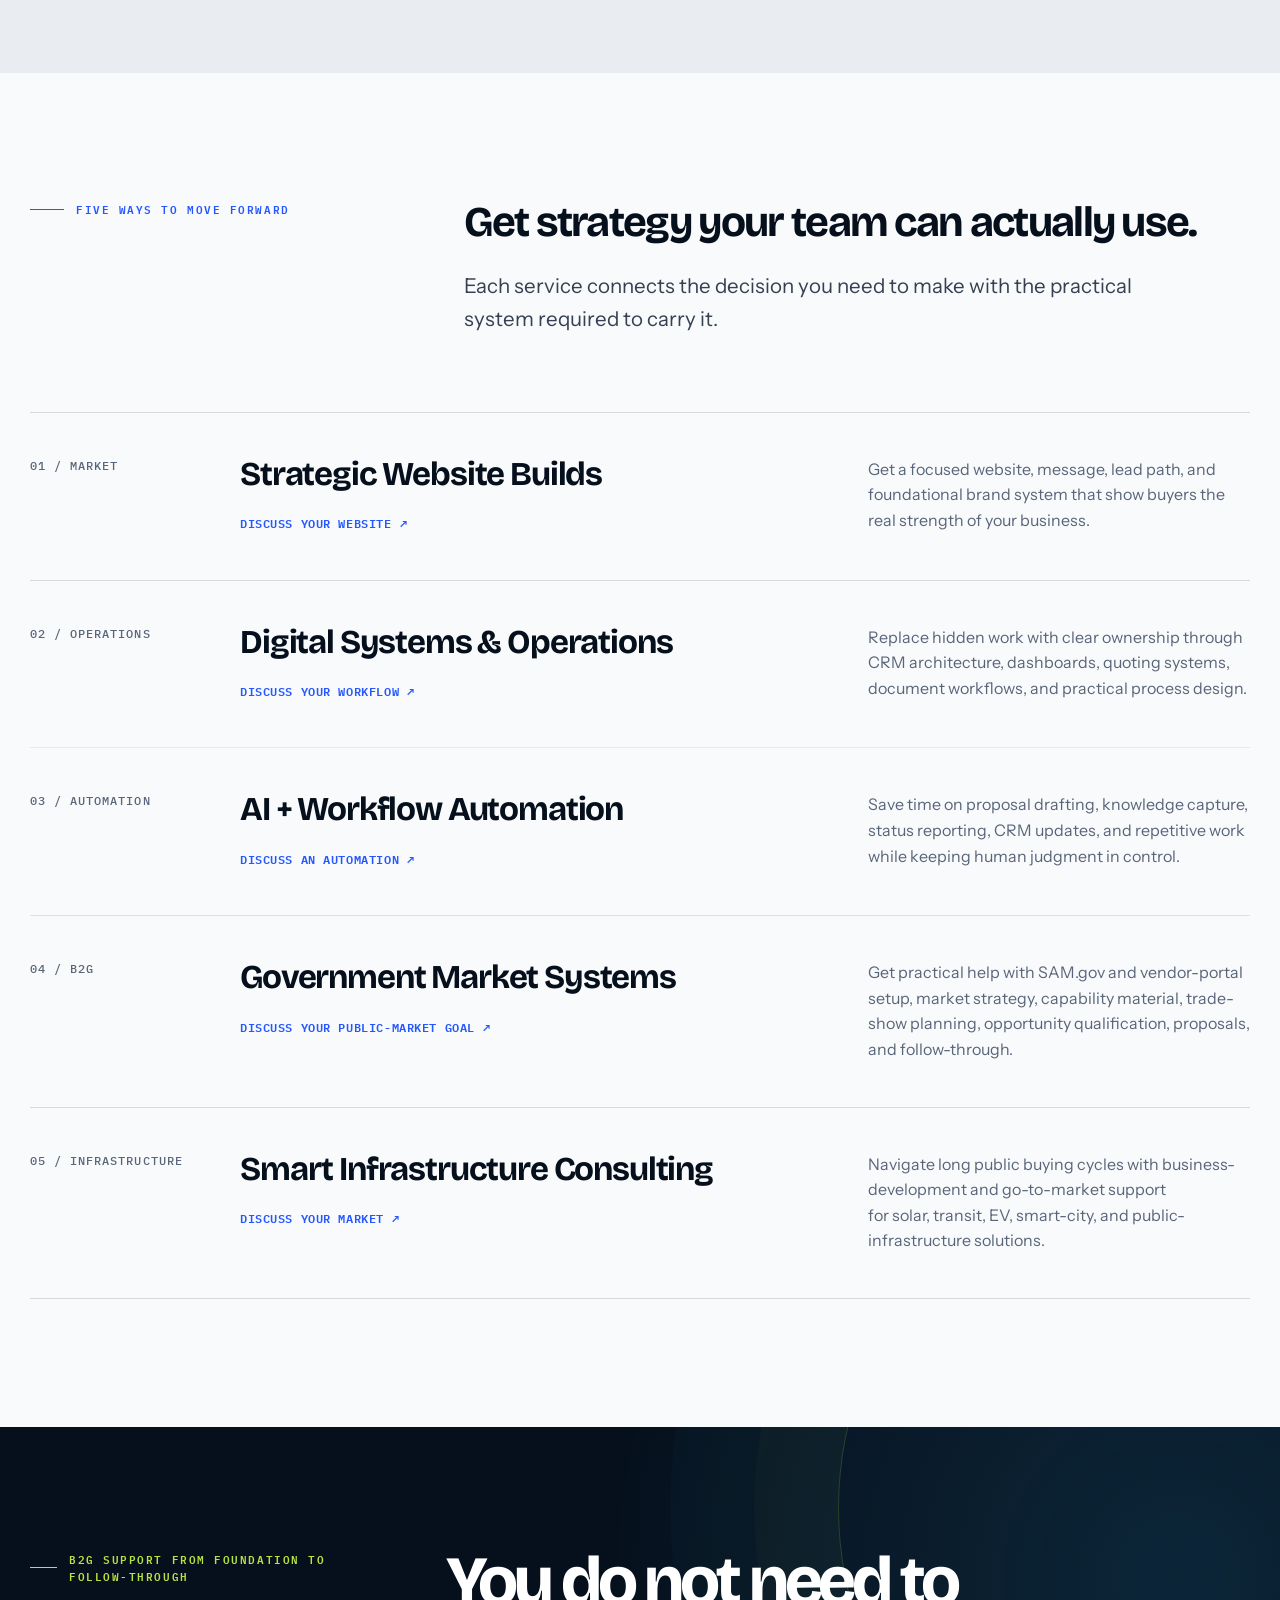
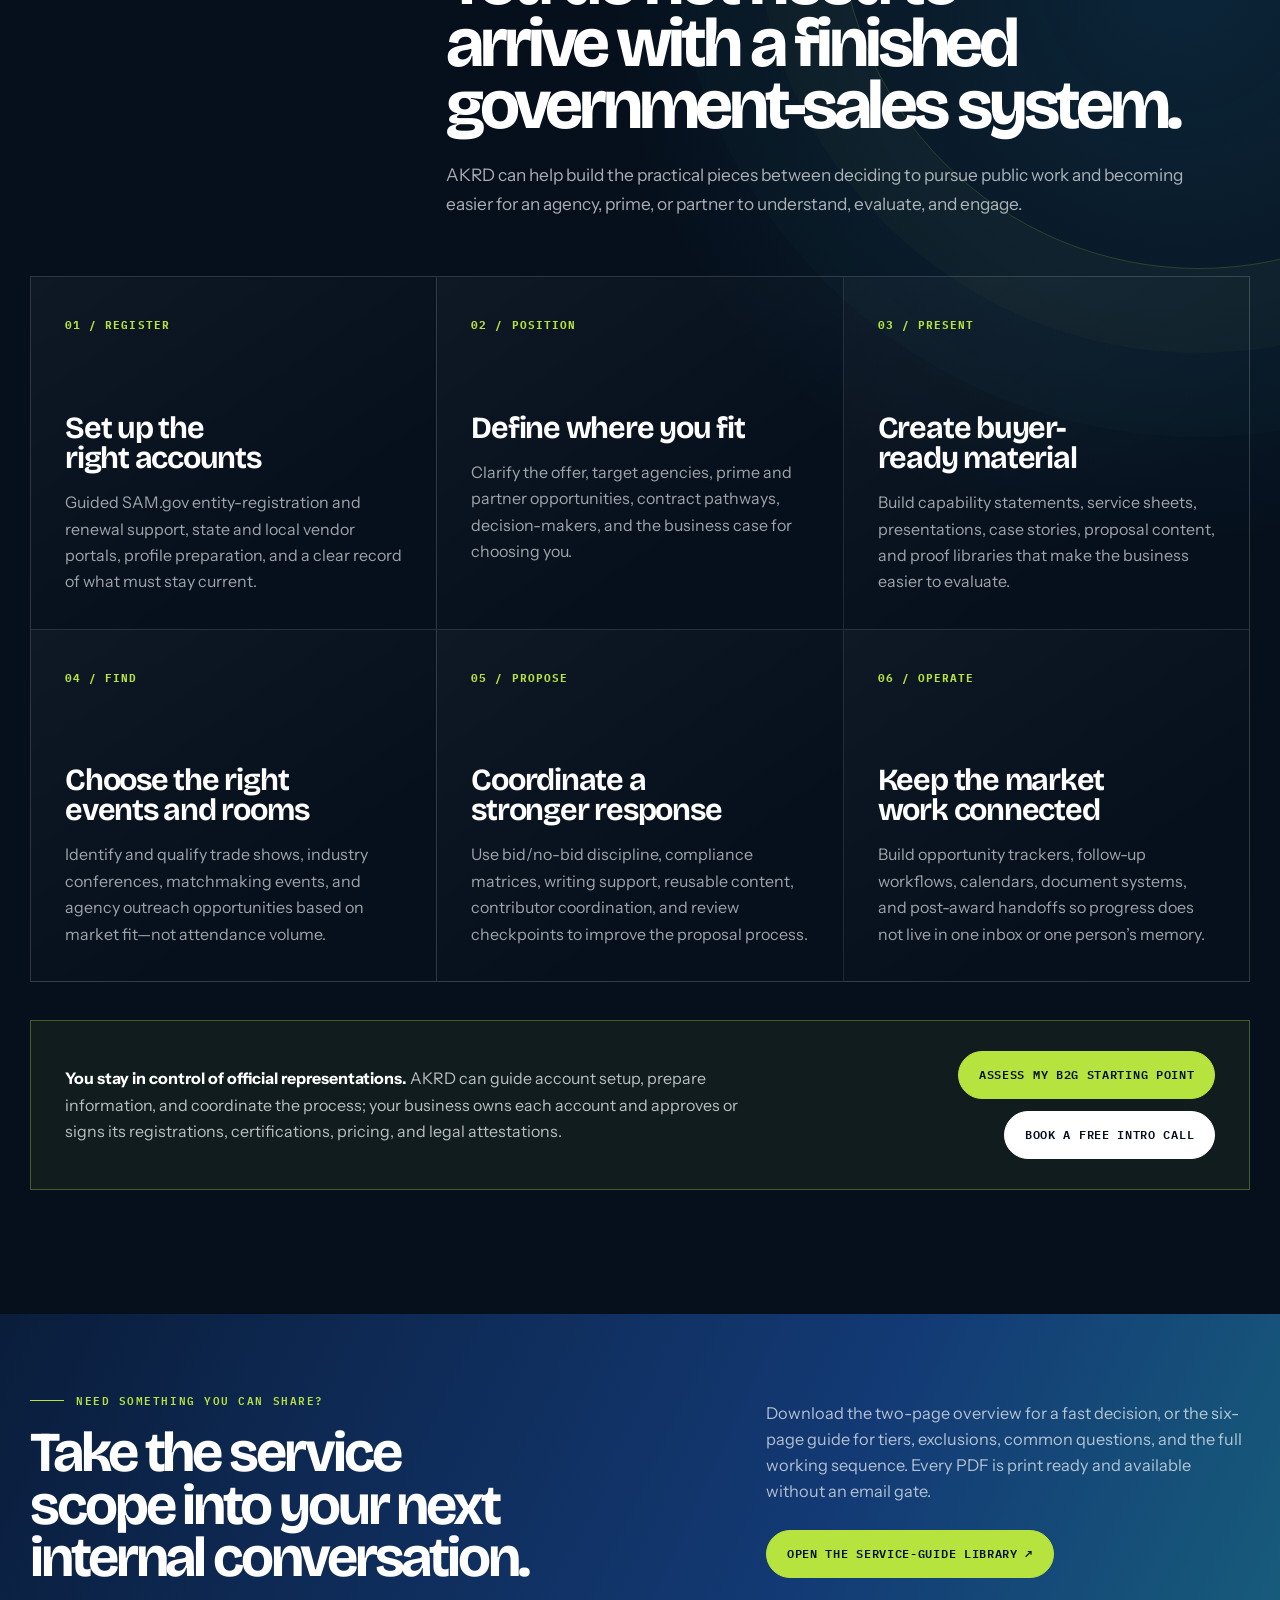
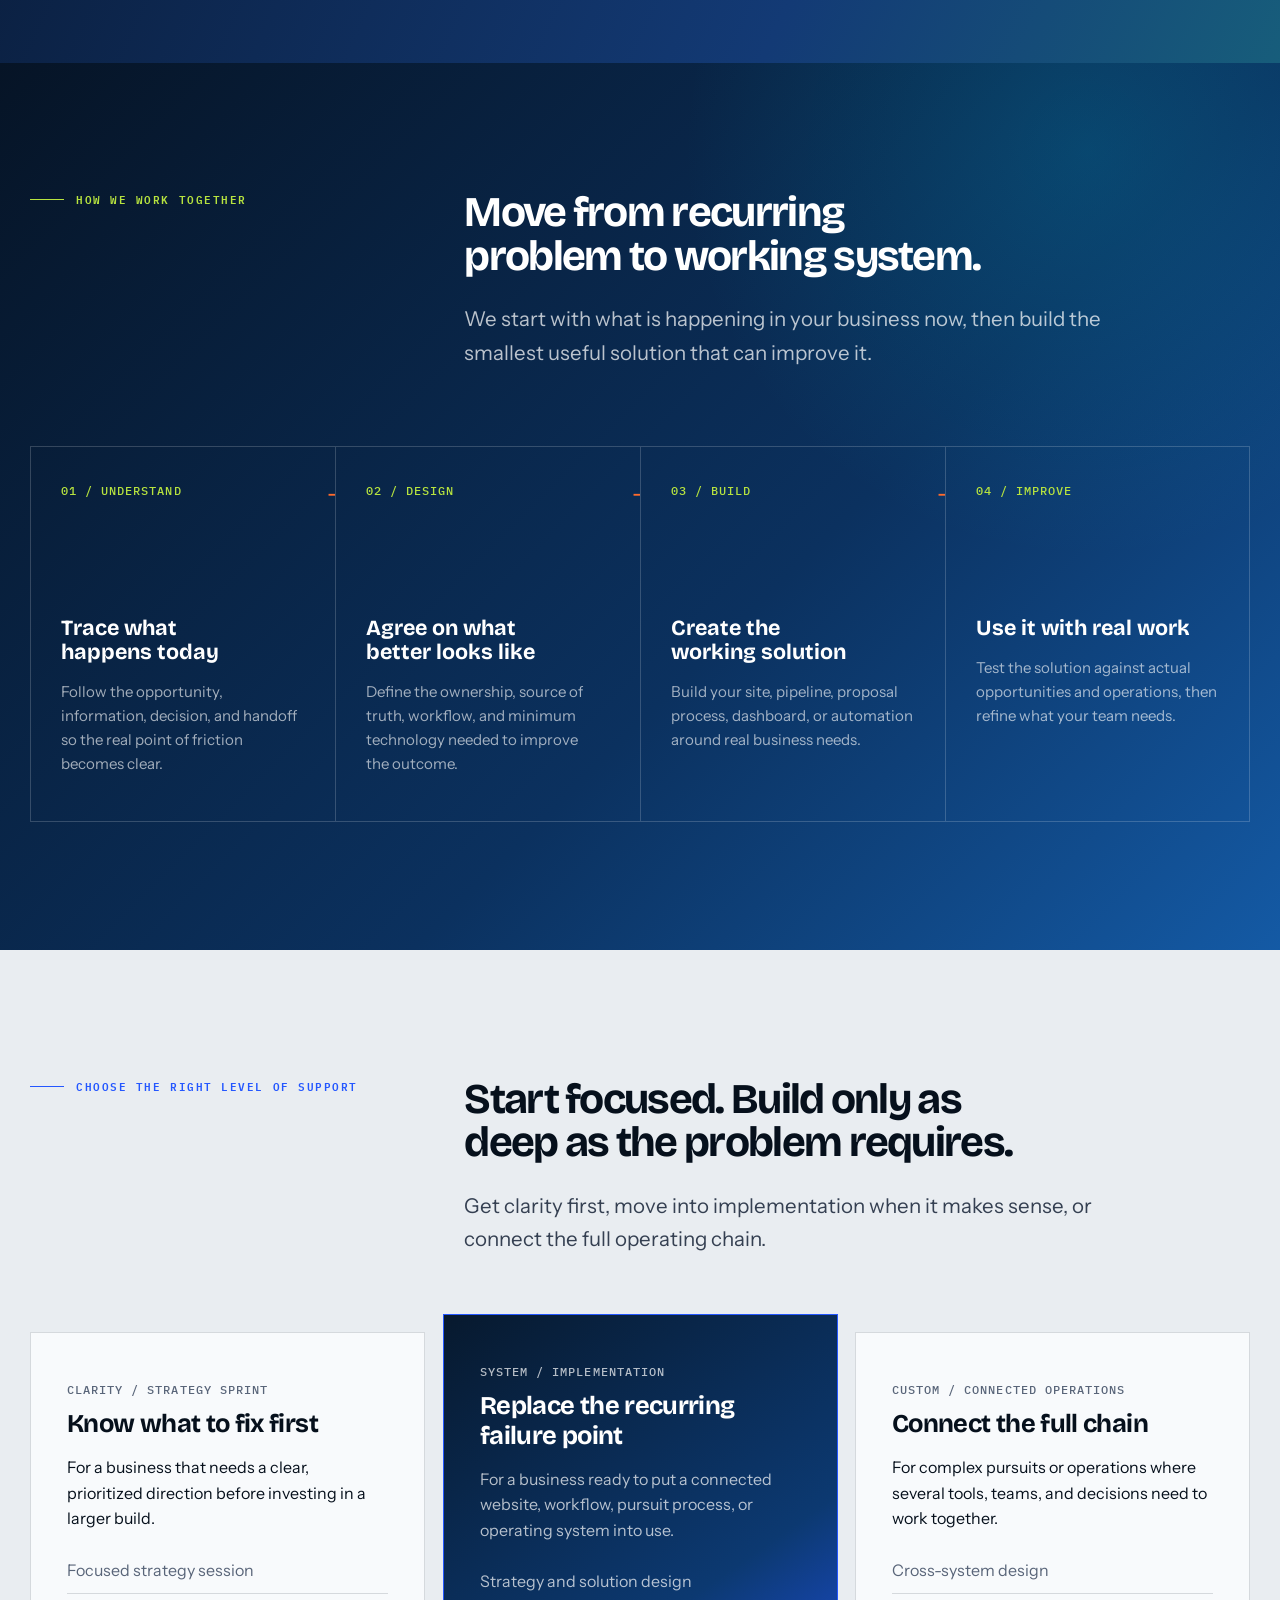
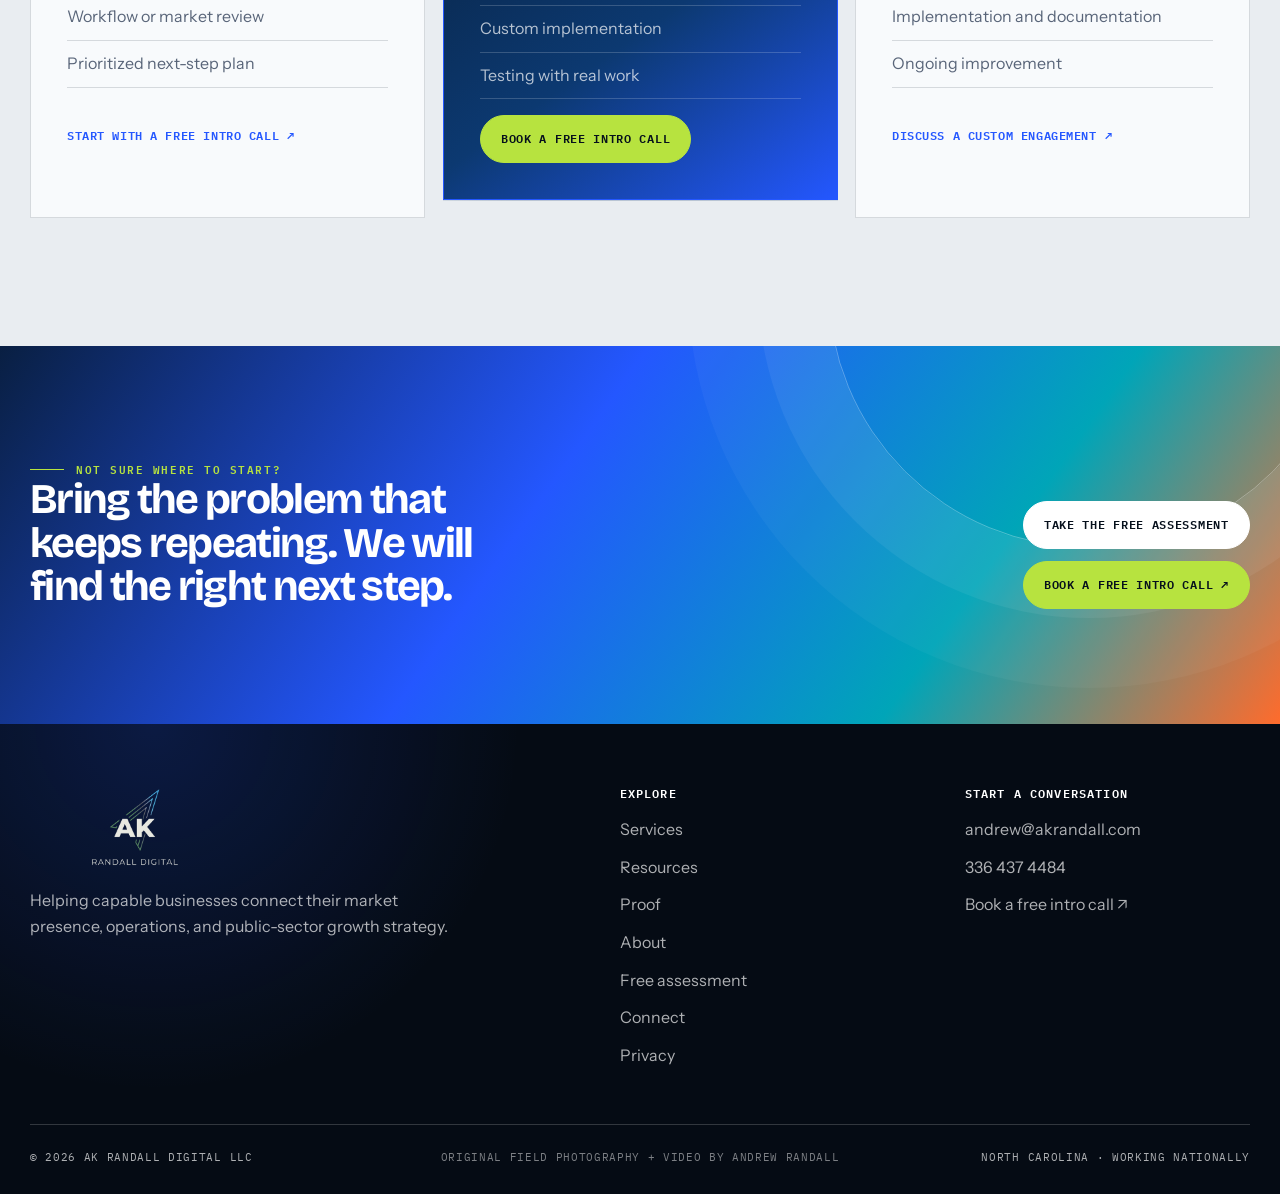
<file: services.html>
<!doctype html>
<html lang="en">
<head>
  <meta charset="utf-8"><meta name="viewport" content="width=device-width, initial-scale=1">
  <title>Services | AK Randall Digital</title>
  <meta name="description" content="Choose the strategic website, digital operations, automation, B2G pursuit, or smart-infrastructure support your business needs to grow with less friction.">
  <meta name="theme-color" content="#3D5AFE"><meta property="og:image" content="assets/brand/og-image.png"><link rel="icon" href="assets/brand/favicon.ico"><link rel="canonical" href="https://akrandall.com/services.html"><link rel="stylesheet" href="styles.css?v=20260722f"><script src="lead-config.js?v=20260721d"></script><script src="analytics.js?v=20260721b" defer></script><script src="script.js?v=20260722c" defer></script>
</head>
<body>
  <a class="skip-link" href="#main">Skip to content</a>
  <header class="site-header"><div class="nav-shell"><a class="brand" href="index.html" aria-label="AK Randall Digital home"><span class="brand-mark" aria-hidden="true"><img src="akrandall_logo_pack_transparent/logo-mark-512.png" alt="" width="512" height="512"></span><span class="brand-wordmark"><strong>AK Randall</strong><small>Digital</small></span></a><button class="menu-toggle" type="button" aria-expanded="false" aria-controls="site-navigation" aria-label="Open navigation"><span></span></button><nav class="site-nav" id="site-navigation" aria-label="Primary navigation"><a href="services.html" aria-current="page">Services</a><a href="work.html">Proof</a><a href="about.html">About</a><a class="nav-assessment" href="assessment.html" data-assessment-cta="header-nav">Free assessment</a><a href="connect.html">Connect</a><a class="nav-cta" href="connect.html#schedule">Book a free intro call</a></nav></div></header>
  <main id="main">
    <section class="page-hero"><div class="wrap page-hero-grid"><div><span class="page-index">01 / SERVICES</span><p class="eyebrow" style="margin-top:24px">Start with the outcome</p></div><div><h1 class="display">Choose the business problem you need to solve next.</h1><p class="page-intro">Clarify how buyers understand you, connect how your team works, or build the registrations, market presence, and pursuit system required for public-sector growth.</p><div class="hero-actions"><a class="button button--blue" href="assessment.html" data-assessment-cta="services-hero">Find my starting point</a><a class="button button--ghost" href="connect.html#schedule">Book a free intro call</a></div></div></div></section>

    <section class="section" id="paths"><div class="wrap"><div class="section-heading" data-reveal><p class="eyebrow">What needs to work better?</p><div><h2 class="headline">Choose the outcome before the tool.</h2><p class="lead">Start with the recurring problem your customer, team, or pipeline feels most.</p></div></div><div class="problem-grid">
      <article class="problem-card" id="launch" data-reveal><span class="card-number">01 / CLARIFY YOUR VALUE</span><svg class="system-glyph service-problem-glyph" viewBox="0 0 96 96" aria-hidden="true"><circle cx="48" cy="48" r="31"></circle><path pathLength="1" d="M26 55c8-16 36-16 44 0M37 39h.1M59 39h.1M48 17V8m31 40h9M48 79v9M17 48H8"></path></svg><div><h3 class="subhead">Help the right buyer understand you.</h3><p>Position your offer, sharpen your message, and build a website that makes your expertise and next step easy to see.</p><a class="card-link" href="#website-builds">Explore website strategy</a></div></article>
      <article class="problem-card" id="build" data-reveal><span class="card-number">02 / CONNECT THE WORK</span><svg class="system-glyph service-problem-glyph" viewBox="0 0 96 96" aria-hidden="true"><rect x="12" y="17" width="26" height="20" rx="4"></rect><rect x="58" y="17" width="26" height="20" rx="4"></rect><rect x="35" y="60" width="26" height="20" rx="4"></rect><path pathLength="1" d="M38 27h20M25 37v12c0 7 5 12 12 12h4m30-24v12c0 7-5 12-12 12h-4"></path></svg><div><h3 class="subhead">Give your team one reliable way to work.</h3><p>Connect leads, tasks, documents, approvals, CRM activity, and responsible automation so ownership stays clear.</p><a class="card-link" href="#digital-systems">Explore digital operations</a></div></article>
      <article class="problem-card" id="win" data-reveal><span class="card-number">03 / ENTER + GROW IN PUBLIC MARKETS</span><svg class="system-glyph service-problem-glyph" viewBox="0 0 96 96" aria-hidden="true"><path pathLength="1" d="M18 74h60M25 74V39h46v35M20 39l28-20 28 20M38 74V53h20v21"></path><circle cx="48" cy="19" r="5"></circle></svg><div><h3 class="subhead">Make your market readiness as strong as your capability.</h3><p>Set up the foundation, present the business clearly, find the right rooms and opportunities, and pursue them with a repeatable process.</p><a class="card-link" href="#government-market-support">Explore B2G consulting</a></div></article>
    </div></div></section>

    <section class="section section--white"><div class="wrap"><div class="section-heading" data-reveal><p class="eyebrow">Five ways to move forward</p><div><h2 class="headline">Get strategy your team can actually use.</h2><p class="lead">Each service connects the decision you need to make with the practical system required to carry it.</p></div></div>
      <article class="service-row" id="website-builds" data-reveal><span class="micro muted">01 / MARKET</span><div><h3>Strategic Website Builds</h3><a class="card-link" href="connect.html?focus=Website%20Build">Discuss your website</a></div><p>Get a focused website, message, lead path, and foundational brand system that show buyers the real strength of your business.</p></article>
      <article class="service-row" id="digital-systems" data-reveal><span class="micro muted">02 / OPERATIONS</span><div><h3>Digital Systems &amp; Operations</h3><a class="card-link" href="connect.html?focus=Digital%20Systems">Discuss your workflow</a></div><p>Replace hidden work with clear ownership through CRM architecture, dashboards, quoting systems, document workflows, and practical process design.</p></article>
      <article class="service-row" id="ai-automation" data-reveal><span class="micro muted">03 / AUTOMATION</span><div><h3>AI + Workflow Automation</h3><a class="card-link" href="connect.html?focus=AI%20Automation">Discuss an automation</a></div><p>Save time on proposal drafting, knowledge capture, status reporting, CRM updates, and repetitive work while keeping human judgment in control.</p></article>
      <article class="service-row" id="government-sales" data-reveal><span class="micro muted">04 / B2G</span><div><h3>Government Market Systems</h3><a class="card-link" href="connect.html?focus=Government%20Market">Discuss your public-market goal</a></div><p>Get practical help with SAM.gov and vendor-portal setup, market strategy, capability material, trade-show planning, opportunity qualification, proposals, and follow-through.</p></article>
      <article class="service-row" id="smart-infrastructure" data-reveal><span class="micro muted">05 / INFRASTRUCTURE</span><div><h3>Smart Infrastructure Consulting</h3><a class="card-link" href="connect.html?focus=Infrastructure%20Strategy">Discuss your market</a></div><p>Navigate long public buying cycles with business-development and go-to-market support for solar, transit, EV, smart-city, and public-infrastructure solutions.</p></article>
    </div></section>

    <section class="b2g-scope" id="government-market-support" aria-labelledby="b2g-scope-title">
      <div class="wrap">
        <header class="b2g-scope-heading" data-reveal>
          <p class="eyebrow">B2G support from foundation to follow-through</p>
          <div><h2 id="b2g-scope-title">You do not need to arrive with a finished government-sales system.</h2><p>AKRD can help build the practical pieces between deciding to pursue public work and becoming easier for an agency, prime, or partner to understand, evaluate, and engage.</p></div>
        </header>
        <div class="b2g-scope-grid">
          <article data-reveal><span>01 / REGISTER</span><h3>Set up the right accounts</h3><p>Guided SAM.gov entity-registration and renewal support, state and local vendor portals, profile preparation, and a clear record of what must stay current.</p></article>
          <article data-reveal><span>02 / POSITION</span><h3>Define where you fit</h3><p>Clarify the offer, target agencies, prime and partner opportunities, contract pathways, decision-makers, and the business case for choosing you.</p></article>
          <article data-reveal><span>03 / PRESENT</span><h3>Create buyer-ready material</h3><p>Build capability statements, service sheets, presentations, case stories, proposal content, and proof libraries that make the business easier to evaluate.</p></article>
          <article data-reveal><span>04 / FIND</span><h3>Choose the right events and rooms</h3><p>Identify and qualify trade shows, industry conferences, matchmaking events, and agency outreach opportunities based on market fit—not attendance volume.</p></article>
          <article data-reveal><span>05 / PROPOSE</span><h3>Coordinate a stronger response</h3><p>Use bid/no-bid discipline, compliance matrices, writing support, reusable content, contributor coordination, and review checkpoints to improve the proposal process.</p></article>
          <article data-reveal><span>06 / OPERATE</span><h3>Keep the market work connected</h3><p>Build opportunity trackers, follow-up workflows, calendars, document systems, and post-award handoffs so progress does not live in one inbox or one person’s memory.</p></article>
        </div>
        <div class="b2g-scope-note" data-reveal><p><strong>You stay in control of official representations.</strong> AKRD can guide account setup, prepare information, and coordinate the process; your business owns each account and approves or signs its registrations, certifications, pricing, and legal attestations.</p><div><a class="button button--sage" href="assessment.html?path=work&amp;source=b2g-scope" data-assessment-cta="services-b2g-scope">Assess my B2G starting point</a><a class="button button--light" href="connect.html?focus=Government%20Market#schedule">Book a free intro call</a></div></div>
      </div>
    </section>

    <section class="service-guide-callout" aria-labelledby="service-guide-callout-title">
      <div class="wrap service-guide-callout-grid" data-reveal>
        <div><p class="eyebrow">Need something you can share?</p><h2 id="service-guide-callout-title">Take the service scope into your next internal conversation.</h2></div>
        <div><p>Download the two-page overview for a fast decision, or the six-page guide for tiers, exclusions, common questions, and the full working sequence. Every PDF is print ready and available without an email gate.</p><a class="button button--sage" href="resources.html">Open the service-guide library &nearr;</a></div>
      </div>
    </section>

    <section class="section section--navy"><div class="wrap"><div class="section-heading" data-reveal><p class="eyebrow">How we work together</p><div><h2 class="headline">Move from recurring problem to working system.</h2><p class="lead">We start with what is happening in your business now, then build the smallest useful solution that can improve it.</p></div></div><div class="chain"><article class="chain-step" data-reveal><span class="micro">01 / UNDERSTAND</span><h3>Trace what happens today</h3><p>Follow the opportunity, information, decision, and handoff so the real point of friction becomes clear.</p></article><article class="chain-step" data-reveal><span class="micro">02 / DESIGN</span><h3>Agree on what better looks like</h3><p>Define the ownership, source of truth, workflow, and minimum technology needed to improve the outcome.</p></article><article class="chain-step" data-reveal><span class="micro">03 / BUILD</span><h3>Create the working solution</h3><p>Build your site, pipeline, proposal process, dashboard, or automation around real business needs.</p></article><article class="chain-step" data-reveal><span class="micro">04 / IMPROVE</span><h3>Use it with real work</h3><p>Test the solution against actual opportunities and operations, then refine what your team needs.</p></article></div></div></section>

    <section class="section"><div class="wrap"><div class="section-heading" data-reveal><p class="eyebrow">Choose the right level of support</p><div><h2 class="headline">Start focused. Build only as deep as the problem requires.</h2><p class="lead">Get clarity first, move into implementation when it makes sense, or connect the full operating chain.</p></div></div><div class="tier-grid">
      <article class="tier-card" data-reveal><p class="micro muted">CLARITY / STRATEGY SPRINT</p><h3 class="subhead">Know what to fix first</h3><p>For a business that needs a clear, prioritized direction before investing in a larger build.</p><ul><li>Focused strategy session</li><li>Workflow or market review</li><li>Prioritized next-step plan</li></ul><a class="card-link" href="connect.html#schedule">Start with a free intro call</a></article>
      <article class="tier-card is-featured" data-reveal><p class="micro">SYSTEM / IMPLEMENTATION</p><h3 class="subhead">Replace the recurring failure point</h3><p>For a business ready to put a connected website, workflow, pursuit process, or operating system into use.</p><ul><li>Strategy and solution design</li><li>Custom implementation</li><li>Testing with real work</li></ul><a class="button button--sage" href="connect.html#schedule">Book a free intro call</a></article>
      <article class="tier-card" data-reveal><p class="micro muted">CUSTOM / CONNECTED OPERATIONS</p><h3 class="subhead">Connect the full chain</h3><p>For complex pursuits or operations where several tools, teams, and decisions need to work together.</p><ul><li>Cross-system design</li><li>Implementation and documentation</li><li>Ongoing improvement</li></ul><a class="card-link" href="connect.html">Discuss a custom engagement</a></article>
    </div></div></section>

    <section class="cta-band"><div class="wrap cta-grid"><div><p class="eyebrow">Not sure where to start?</p><h2 class="headline">Bring the problem that keeps repeating. We will find the right next step.</h2></div><div class="cta-actions"><a class="button button--light" href="assessment.html" data-assessment-cta="services-final">Take the free assessment</a><a class="button button--sage" href="connect.html#schedule">Book a free intro call ↗</a></div></div></section>
  </main>
  <footer class="site-footer"><div class="wrap"><div class="footer-grid"><div class="footer-brand"><img src="assets/brand/logo-header.webp" alt="AK Randall Digital" width="640" height="240"><p>Helping capable businesses connect their market presence, operations, and public-sector growth strategy.</p></div><nav class="footer-links" aria-label="Footer"><strong>Explore</strong><a href="services.html">Services</a><a href="work.html">Proof</a><a href="about.html">About</a><a href="assessment.html">Free assessment</a><a href="connect.html">Connect</a></nav><div class="footer-links"><strong>Start a conversation</strong><a href="mailto:andrew@akrandall.com">andrew@akrandall.com</a><a href="tel:+13364374484">336 437 4484</a><a href="connect.html#schedule">Book a free intro call ↗</a></div></div><div class="footer-bottom"><span>© <span data-year></span> AK Randall Digital LLC</span><span>North Carolina · Working nationally</span></div></div></footer>
</body></html>
</file>
<file: styles.css>
@import url('https://fonts.googleapis.com/css2?family=Bricolage+Grotesque:opsz,wght@12..96,400..800&family=IBM+Plex+Mono:wght@400;500;600&family=Instrument+Sans:wdth,wght@75..100,400..700&display=swap');

:root {
  --paper: #e9edf1;
  --paper-bright: #f8fafc;
  --ink: #06101c;
  --navy: #0a1d3b;
  --blue: #2457ff;
  --sage: #b7e33f;
  --violet: #246fa8;
  --coral: #ff6b2c;
  --cyan: #00b8d4;
  --muted: #596579;
  --line: rgba(6, 16, 28, 0.14);
  --line-light: rgba(255, 255, 255, 0.18);
  --display: 'Bricolage Grotesque', 'Arial Narrow', sans-serif;
  --body: 'Instrument Sans', 'Helvetica Neue', sans-serif;
  --mono: 'IBM Plex Mono', monospace;
  --wrap: min(1220px, calc(100% - 48px));
  --shadow: 0 34px 100px rgba(5, 22, 45, 0.2);
  --electric: linear-gradient(125deg, #091f42 0%, #2457ff 42%, #00a5b8 74%, #ff6b2c 100%);
}

* { box-sizing: border-box; }
html { scroll-behavior: smooth; }
body {
  margin: 0;
  color: var(--ink);
  background: var(--paper);
  font-family: var(--body);
  font-size: 16px;
  line-height: 1.6;
  -webkit-font-smoothing: antialiased;
}
body.has-pointer-ambient::before { content: ''; position: fixed; z-index: 150; inset: 0; pointer-events: none; background: radial-gradient(380px circle at var(--pointer-x,50vw) var(--pointer-y,50vh), rgba(64,214,255,.11), transparent 70%); mix-blend-mode: screen; }
body.nav-open { overflow: hidden; }
img, video { display: block; max-width: 100%; }
a { color: inherit; }
button, input, textarea { font: inherit; }
button { color: inherit; }
h1, h2, h3 { overflow-wrap: normal; word-break: normal; text-wrap: balance; }
::selection { color: var(--ink); background: var(--sage); }

.skip-link {
  position: fixed;
  top: 10px;
  left: 10px;
  z-index: 1000;
  padding: 10px 14px;
  color: white;
  background: var(--ink);
  transform: translateY(-150%);
}
.skip-link:focus { transform: translateY(0); }
:focus-visible { outline: 3px solid var(--sage); outline-offset: 4px; }

.site-header {
  position: fixed;
  inset: 0 0 auto;
  z-index: 100;
  border-bottom: 1px solid transparent;
  transition: background .25s ease, border-color .25s ease, transform .25s ease;
}
.site-header.is-scrolled {
  background: rgba(233, 237, 241, .9);
  border-color: var(--line);
  backdrop-filter: blur(18px);
}
.nav-shell {
  width: var(--wrap);
  height: 82px;
  margin: auto;
  display: flex;
  align-items: center;
  justify-content: space-between;
  gap: 30px;
}
.brand { display: inline-flex; align-items: center; gap: 11px; color: var(--ink); text-decoration: none; }
.brand-mark { display: grid; flex: 0 0 46px; width: 46px; height: 46px; place-items: center; overflow: hidden; border: 1px solid rgba(255,255,255,.12); border-radius: 10px; background: linear-gradient(145deg,#06101c,#0d243d); box-shadow: 0 10px 28px rgba(5,22,45,.2); }
.brand-mark img { width: 40px; height: 40px; object-fit: contain; }
.brand-wordmark { display: grid; gap: 3px; line-height: 1; text-transform: uppercase; }
.brand-wordmark strong { font: 700 .78rem/1 var(--display); letter-spacing: .08em; }
.brand-wordmark small { color: var(--muted); font: 600 .52rem/1 var(--mono); letter-spacing: .24em; }
.site-nav { display: flex; align-items: center; gap: 30px; }
.site-nav > a:not(.nav-cta) {
  position: relative;
  color: var(--ink);
  font: 500 .71rem/1 var(--mono);
  letter-spacing: .08em;
  text-decoration: none;
  text-transform: uppercase;
}
.site-nav > a:not(.nav-cta)::after {
  content: '';
  position: absolute;
  top: calc(100% + 8px);
  left: 0;
  width: 100%;
  height: 2px;
  background: var(--blue);
  transform: scaleX(0);
  transform-origin: right;
  transition: transform .25s ease;
}
.site-nav > a:hover::after,
.site-nav > a[aria-current='page']::after { transform: scaleX(1); transform-origin: left; }
.site-nav > a.nav-assessment {
  display: inline-flex;
  min-height: 36px;
  align-items: center;
  border: 1px solid rgba(6,16,29,.22);
  border-radius: 100px;
  padding: 0 14px;
  color: var(--ink);
  background: rgba(255,255,255,.16);
  transition: border-color .2s ease, color .2s ease, background .2s ease, transform .2s ease;
}
.site-nav > a.nav-assessment::after { display: none; }
.site-nav > a.nav-assessment:hover { border-color: var(--blue); color: var(--blue); background: rgba(36,87,255,.07); transform: translateY(-1px); }
.nav-cta, .button {
  display: inline-flex;
  min-height: 48px;
  align-items: center;
  justify-content: center;
  gap: 10px;
  border: 1px solid var(--ink);
  border-radius: 100px;
  padding: 13px 20px;
  color: var(--paper-bright);
  background: var(--ink);
  font: 600 .72rem/1 var(--mono);
  letter-spacing: .06em;
  text-decoration: none;
  text-transform: uppercase;
  transition: transform .2s ease, color .2s ease, background .2s ease;
}
.button:hover, .nav-cta:hover { transform: translate3d(var(--mag-x,0),calc(var(--mag-y,0) - 2px),0); background: var(--navy); }
.button, .nav-cta { transform: translate3d(var(--mag-x,0),var(--mag-y,0),0); will-change: transform; }
.button--blue { border-color: var(--blue); background: linear-gradient(120deg,var(--blue),#087fbd); box-shadow: 0 12px 34px rgba(36,87,255,.24); }
.button--sage { border-color: var(--sage); color: var(--ink); background: var(--sage); }
.button--ghost { border-color: var(--line); color: var(--ink); background: transparent; }
.button--ghost:hover { color: white; background: var(--ink); }
.button--light { border-color: white; color: var(--ink); background: white; }
.menu-toggle {
  display: none;
  width: 46px;
  height: 46px;
  border: 1px solid var(--line);
  border-radius: 50%;
  background: transparent;
}
.menu-toggle span,
.menu-toggle::before,
.menu-toggle::after {
  content: '';
  display: block;
  width: 18px;
  height: 1px;
  margin: 5px auto;
  background: currentColor;
  transition: transform .2s ease, opacity .2s ease;
}
.menu-toggle[aria-expanded='true'] span { opacity: 0; }
.menu-toggle[aria-expanded='true']::before { transform: translateY(6px) rotate(45deg); }
.menu-toggle[aria-expanded='true']::after { transform: translateY(-6px) rotate(-45deg); }
.menu-toggle[aria-expanded='true'] { color: white; border-color: rgba(255,255,255,.45); }

main { overflow-x: clip; overflow-y: visible; }
.wrap { width: var(--wrap); margin-inline: auto; }
.section { padding: clamp(88px, 10vw, 150px) 0; }
.section--tight { padding: clamp(64px, 7vw, 100px) 0; }
.section--white { background: var(--paper-bright); }
.section--navy { color: white; background: var(--navy); }
.section--ink { color: white; background: var(--ink); }
.section-heading {
  display: grid;
  grid-template-columns: minmax(180px, .65fr) minmax(0, 1.35fr);
  gap: 56px;
  align-items: start;
  margin-bottom: clamp(44px, 6vw, 84px);
}
.eyebrow {
  display: flex;
  align-items: center;
  gap: 12px;
  margin: 0;
  color: var(--blue);
  font: 600 .69rem/1.5 var(--mono);
  letter-spacing: .14em;
  text-transform: uppercase;
}
.eyebrow::before { content: ''; width: 34px; height: 1px; background: currentColor; }
.section--navy .eyebrow, .section--ink .eyebrow { color: var(--sage); }
.display {
  margin: 0;
  font: 700 clamp(2.25rem, 5.1vw, 5.25rem)/.98 var(--display);
  letter-spacing: -.052em;
}
.display--small { font-size: clamp(2rem, 4vw, 4rem); }
.headline {
  margin: 0;
  font: 700 clamp(1.8rem, 3.3vw, 3.45rem)/1.03 var(--display);
  letter-spacing: -.04em;
}
.subhead {
  margin: 0;
  font: 700 clamp(1.3rem, 2vw, 1.8rem)/1.16 var(--display);
  letter-spacing: -.025em;
}
.lead { max-width: 690px; margin: 24px 0 0; color: #354052; font-size: clamp(1.05rem, 1.6vw, 1.28rem); line-height: 1.62; }
.section--navy .lead, .section--ink .lead { color: rgba(255,255,255,.72); }
.micro { font: 500 .68rem/1.5 var(--mono); letter-spacing: .09em; text-transform: uppercase; }
.muted { color: var(--muted); }

.hero {
  position: relative;
  min-height: 800px;
  padding: 96px 0 58px;
  background: var(--paper-bright);
}
.hero::after {
  content: '';
  position: absolute;
  right: 0;
  bottom: 0;
  width: 36%;
  height: 22%;
  background: var(--sage);
  clip-path: polygon(48% 0,100% 0,100% 100%,0 100%);
  opacity: .18;
}
.hero-grid { display: grid; grid-template-columns: minmax(0, 1.18fr) minmax(360px, .82fr); gap: clamp(46px, 6vw, 86px); align-items: center; }
.hero-copy, .hero-media { min-width: 0; }
.hero-copy { position: relative; z-index: 2; }
.hero-title { margin: 22px 0 0; font: 800 clamp(3.2rem, 5.7vw, 5.5rem)/.89 var(--display); letter-spacing: -.067em; }
.hero-title .outline { display: block; color: transparent; -webkit-text-stroke: 1.5px var(--ink); }
.hero-title .accent { color: var(--blue); }
.hero-actions { display: flex; flex-wrap: wrap; gap: 12px; margin-top: 30px; }
.hero-note { max-width: 600px; margin: 26px 0 0; color: #344054; font-size: 1.12rem; }
.hero-trust, .conversion-microcopy { margin: 18px 0 0; color: var(--muted); font: 600 .62rem/1.5 var(--mono); letter-spacing: .07em; text-transform: uppercase; }
.hero-media { position: relative; min-height: 540px; }
.hero-photo {
  position: absolute;
  inset: 0 0 70px 44px;
  overflow: hidden;
  border-radius: 3px;
  background: var(--navy);
  box-shadow: var(--shadow);
}
.hero-photo img { width: 100%; height: 100%; object-fit: cover; filter: saturate(.75) contrast(1.08); }
.hero-photo::after { content: ''; position: absolute; inset: 0; background: linear-gradient(180deg, transparent 45%, rgba(8,12,18,.68)); }
.hero-caption { position: absolute; right: 24px; bottom: 190px; left: 74px; z-index: 2; display: flex; align-items: end; justify-content: space-between; gap: 20px; color: white; }
.hero-caption strong { max-width: 300px; font: 600 1.28rem/1.25 var(--display); }
.hero-coordinate {
  position: absolute;
  right: -28px;
  top: 60px;
  writing-mode: vertical-rl;
  color: var(--muted);
  font: 500 .63rem/1 var(--mono);
  letter-spacing: .12em;
  text-transform: uppercase;
}
.system-card {
  position: absolute;
  z-index: 4;
  right: -18px;
  bottom: 0;
  width: min(340px, 78%);
  padding: 24px;
  color: white;
  background: var(--navy);
  box-shadow: var(--shadow);
}
.system-card-top { display: flex; justify-content: space-between; gap: 16px; margin-bottom: 28px; color: var(--sage); }
.system-lines { display: grid; gap: 9px; }
.system-lines span { display: block; height: 6px; border-radius: 99px; background: rgba(255,255,255,.16); }
.system-lines span:nth-child(1) { width: 86%; }
.system-lines span:nth-child(2) { width: 64%; background: var(--sage); }
.system-lines span:nth-child(3) { width: 74%; }
.system-lines span:nth-child(4) { width: 48%; background: var(--blue); }
.proof-strip { border-block: 1px solid var(--line); background: var(--paper); }
.proof-grid { display: grid; grid-template-columns: repeat(4, 1fr); }
.proof-item { padding: 30px 28px; border-left: 1px solid var(--line); }
.proof-item:last-child { border-right: 1px solid var(--line); }
.proof-item strong { display: block; color: var(--navy); font: 700 clamp(1.65rem, 3vw, 2.65rem)/1 var(--display); letter-spacing: -.04em; }
.proof-item span { display: block; margin-top: 8px; color: var(--muted); font: 500 .64rem/1.45 var(--mono); letter-spacing: .08em; text-transform: uppercase; }
.proof-strip-note { max-width: 920px; margin: 0; padding: 16px 28px 19px; color: #697482; border-left: 1px solid var(--line); font: 500 .62rem/1.65 var(--mono); letter-spacing: .035em; }

.problem-grid, .service-grid, .values-grid { display: grid; grid-template-columns: repeat(3, 1fr); border-top: 1px solid var(--line); border-left: 1px solid var(--line); }
.problem-card, .service-card, .value-card { min-height: 320px; padding: clamp(28px, 3vw, 44px); border-right: 1px solid var(--line); border-bottom: 1px solid var(--line); }
.problem-card { display: flex; flex-direction: column; justify-content: space-between; }
.card-number { color: var(--blue); font: 500 .67rem/1 var(--mono); letter-spacing: .1em; }
.system-glyph { width: 88px; height: 88px; color: var(--blue); overflow: visible; }
.system-glyph path, .system-glyph rect, .system-glyph circle { fill: none; stroke: currentColor; stroke-width: 2; stroke-linecap: round; stroke-linejoin: round; vector-effect: non-scaling-stroke; }
.system-glyph path { stroke-dasharray: 1; stroke-dashoffset: 1; }
[data-reveal].is-visible .system-glyph path { animation: glyph-draw 1.15s cubic-bezier(.16,1,.3,1) forwards var(--reveal-delay,0ms); }
.service-problem-glyph { margin: 44px 0 52px; transition: color .3s ease, transform .45s cubic-bezier(.16,1,.3,1); }
.problem-card:hover .service-problem-glyph { color: var(--coral); transform: rotate(-4deg) scale(1.07); }
@keyframes glyph-draw { to { stroke-dashoffset: 0; } }
.card-link { display: inline-flex; align-items: center; gap: 8px; margin-top: 24px; color: var(--navy); font: 600 .72rem/1.3 var(--mono); letter-spacing: .05em; text-decoration: none; text-transform: uppercase; }
.card-link::after { content: '↗'; transition: transform .2s ease; }
.card-link:hover::after { transform: translate(3px,-3px); }
.problem-card p, .service-card p, .value-card p { color: var(--muted); }
.audience-grid { display: grid; grid-template-columns: 1fr 1fr; gap: 18px; }
.audience-card { position: relative; min-height: 520px; overflow: hidden; padding: clamp(34px, 5vw, 64px); color: white; background: var(--navy); }
.audience-card:nth-child(2) { color: var(--ink); background: var(--sage); }
.audience-card .micro { opacity: .7; }
.audience-card h3 { max-width: 13ch; margin: 120px 0 18px; font: 700 clamp(2rem, 4vw, 4rem)/.98 var(--display); letter-spacing: -.045em; }
.audience-card p { max-width: 500px; }
.audience-arrow { position: absolute; top: 34px; right: 38px; font: 400 2.8rem/1 var(--body); }

.chain { display: grid; grid-template-columns: repeat(4, 1fr); }
.chain-step { position: relative; min-height: 300px; padding: 30px; border-block: 1px solid var(--line-light); border-left: 1px solid var(--line-light); }
.chain-step:last-child { border-right: 1px solid var(--line-light); }
.chain-step::after { content: '→'; position: absolute; top: 28px; right: -14px; z-index: 2; color: var(--sage); font-size: 1.6rem; }
.chain-step:last-child::after { display: none; }
.chain-step h3 { margin: 115px 0 12px; font: 700 1.35rem/1.1 var(--display); }
.chain-step p { color: rgba(255,255,255,.62); font-size: .94rem; }
.chain-step .micro { color: var(--sage); }

.media-feature { display: grid; grid-template-columns: minmax(0, 1.4fr) minmax(320px, .6fr); min-height: 650px; background: var(--ink); }
.media-feature-visual { position: relative; min-height: 580px; overflow: hidden; }
.media-feature-visual video, .media-feature-visual img { width: 100%; height: 100%; object-fit: cover; }
.media-feature-visual::after { content: ''; position: absolute; inset: 0; background: linear-gradient(90deg, transparent 60%, rgba(8,12,18,.65)); pointer-events: none; }
.media-feature-copy { align-self: center; padding: clamp(40px, 6vw, 82px); color: white; }
.media-feature-copy p { color: rgba(255,255,255,.67); }
.media-control { position: absolute; z-index: 3; left: 24px; bottom: 24px; border: 1px solid rgba(255,255,255,.5); border-radius: 100px; padding: 10px 14px; color: white; background: rgba(8,12,18,.6); font: 500 .66rem/1 var(--mono); letter-spacing: .07em; text-transform: uppercase; }

.quote { max-width: 1000px; margin: auto; text-align: center; }
.quote blockquote { margin: 0; font: 700 clamp(2rem, 4.5vw, 4.5rem)/1.02 var(--display); letter-spacing: -.05em; }
.quote blockquote span { color: var(--blue); }
.quote p { margin-top: 24px; color: var(--muted); }

.page-hero { padding: 178px 0 96px; background: var(--paper-bright); border-bottom: 1px solid var(--line); }
.page-hero-grid { display: grid; grid-template-columns: .75fr 1.25fr; gap: 70px; align-items: end; }
.page-index { color: var(--blue); font: 500 .72rem/1 var(--mono); letter-spacing: .12em; }
.page-intro { max-width: 720px; margin-top: 28px; color: #354052; font-size: 1.2rem; }
.service-row { display: grid; grid-template-columns: 170px minmax(0,1fr) minmax(260px,.65fr); gap: 40px; padding: 44px 0; border-top: 1px solid var(--line); align-items: start; }
.service-row:last-child { border-bottom: 1px solid var(--line); }
.service-row h3 { margin: 0; font: 700 clamp(1.5rem, 2.6vw, 2.6rem)/1.06 var(--display); letter-spacing: -.035em; }
.service-row p { margin: 0; color: var(--muted); }
.tier-grid { display: grid; grid-template-columns: repeat(3,1fr); gap: 18px; }
.tier-card { min-height: 400px; padding: 36px; border: 1px solid var(--line); background: var(--paper-bright); }
.tier-card.is-featured { color: white; border-color: var(--navy); background: var(--navy); transform: translateY(-18px); }
.tier-card.is-featured p, .tier-card.is-featured li { color: rgba(255,255,255,.7); }
.tier-card ul { padding: 0; list-style: none; }
.tier-card li { padding: 10px 0; color: var(--muted); border-bottom: 1px solid var(--line); }
.tier-card.is-featured li { border-color: var(--line-light); }

.sr-only { position: absolute !important; width: 1px !important; height: 1px !important; padding: 0 !important; margin: -1px !important; overflow: hidden !important; clip: rect(0,0,0,0) !important; white-space: nowrap !important; border: 0 !important; }

.coverage-section { position: relative; padding: clamp(86px,10vw,154px) 0; color: white; background: #08111f; overflow: hidden; }
.coverage-section::before { content: ''; position: absolute; top: -280px; right: -200px; width: 760px; height: 760px; border-radius: 50%; background: radial-gradient(circle, rgba(34,119,209,.23), transparent 68%); pointer-events: none; }
.coverage-heading { position: relative; z-index: 1; display: grid; grid-template-columns: minmax(0,1.3fr) minmax(280px,.7fr); gap: clamp(40px,8vw,120px); align-items: end; margin-bottom: 64px; }
.coverage-heading .eyebrow { color: var(--sage); }
.coverage-heading .headline { max-width: 900px; margin: 18px 0 0; }
.coverage-heading .lead { margin: 0; color: rgba(255,255,255,.68); }
.coverage-metrics { position: relative; z-index: 2; display: grid; grid-template-columns: repeat(4,1fr); margin-bottom: -1px; border: 1px solid rgba(255,255,255,.14); background: rgba(8,17,31,.82); backdrop-filter: blur(12px); }
.coverage-metrics > div { min-height: 126px; display: grid; align-content: center; gap: 6px; padding: 24px 30px; border-right: 1px solid rgba(255,255,255,.14); }
.coverage-metrics > div:last-child { border-right: 0; }
.coverage-metrics strong { font: 700 clamp(2.15rem,4vw,3.55rem)/.9 var(--display); color: var(--sage); letter-spacing: -.04em; }
.coverage-metrics span { color: rgba(255,255,255,.58); font: 500 .64rem/1.4 var(--mono); letter-spacing: .08em; text-transform: uppercase; }
.coverage-stage { position: relative; z-index: 1; display: grid; grid-template-columns: minmax(0,1fr) 350px; min-height: 690px; border: 1px solid rgba(255,255,255,.14); background: #0c1625; box-shadow: 0 38px 90px rgba(0,0,0,.32); }
.coverage-map-frame { position: relative; min-width: 0; min-height: 690px; overflow: hidden; background: radial-gradient(circle at 40% 40%, #172a45, #08111f 70%); }
.coverage-map-frame::after { content: ''; position: absolute; inset: 0; z-index: 2; box-shadow: inset 0 0 90px rgba(4,9,17,.54); pointer-events: none; }
.coverage-map-kicker { position: absolute; z-index: 5; top: 20px; right: 74px; left: 22px; display: flex; justify-content: space-between; gap: 20px; color: rgba(255,255,255,.72); font: 500 .6rem/1 var(--mono); letter-spacing: .11em; text-transform: uppercase; pointer-events: none; }
.coverage-map-canvas { position: absolute; inset: 0; width: 100%; height: 100%; }
.coverage-map-loader, .coverage-map-fallback { position: absolute; inset: 0; z-index: 4; display: grid; place-content: center; justify-items: center; gap: 16px; text-align: center; background: radial-gradient(circle at 50% 46%, #172a45, #08111f 72%); transition: opacity .45s ease, visibility .45s ease; }
.coverage-map-loader span { width: 34px; height: 34px; border: 1px solid rgba(255,255,255,.24); border-top-color: var(--sage); border-radius: 50%; animation: coverage-spin 1s linear infinite; }
.coverage-map-loader p { margin: 0; color: rgba(255,255,255,.6); font: 500 .62rem/1 var(--mono); letter-spacing: .1em; text-transform: uppercase; }
.map-ready .coverage-map-loader { opacity: 0; visibility: hidden; }
.coverage-map-fallback { display: none; padding: 40px; }
.coverage-map-fallback strong { font: 700 1.7rem/1 var(--display); }
.coverage-map-fallback span { max-width: 300px; color: rgba(255,255,255,.62); }
.map-unavailable .coverage-map-loader { display: none; }
.map-unavailable .coverage-map-fallback { display: grid; }
@keyframes coverage-spin { to { transform: rotate(360deg); } }

.coverage-console { display: flex; flex-direction: column; min-width: 0; border-left: 1px solid rgba(255,255,255,.14); background: #0d1726; }
.coverage-control-block { padding: 30px; border-bottom: 1px solid rgba(255,255,255,.13); }
.coverage-control-block > .micro { margin: 0 0 18px; color: rgba(255,255,255,.5); }
.coverage-year-line { display: flex; align-items: end; justify-content: space-between; gap: 20px; margin-bottom: 26px; }
.coverage-year-line .micro { color: rgba(255,255,255,.5); }
.coverage-year-line output { font: 700 2.55rem/.9 var(--display); letter-spacing: -.04em; color: var(--sage); }
.coverage-range { width: 100%; height: 22px; margin: 0; appearance: none; background: transparent; cursor: ew-resize; }
.coverage-range::-webkit-slider-runnable-track { height: 2px; background: linear-gradient(90deg,var(--sage),rgba(255,255,255,.22)); }
.coverage-range::-webkit-slider-thumb { width: 17px; height: 17px; margin-top: -7px; appearance: none; border: 4px solid #0d1726; border-radius: 50%; background: var(--sage); box-shadow: 0 0 0 1px var(--sage); }
.coverage-range::-moz-range-track { height: 2px; background: rgba(255,255,255,.22); }
.coverage-range::-moz-range-progress { height: 2px; background: var(--sage); }
.coverage-range::-moz-range-thumb { width: 11px; height: 11px; border: 4px solid #0d1726; border-radius: 50%; background: var(--sage); box-shadow: 0 0 0 1px var(--sage); }
.coverage-year-ticks { display: flex; justify-content: space-between; color: rgba(255,255,255,.4); font: 500 .56rem/1 var(--mono); }
.coverage-play { display: flex; align-items: center; gap: 10px; width: 100%; margin-top: 24px; padding: 13px 15px; border: 1px solid rgba(255,255,255,.23); color: white; background: transparent; font: 600 .62rem/1 var(--mono); letter-spacing: .06em; text-transform: uppercase; cursor: pointer; transition: border-color .2s ease, background .2s ease; }
.coverage-play:hover, .coverage-play:focus-visible { border-color: var(--sage); background: rgba(95,197,151,.08); }
.coverage-play i { width: 0; height: 0; border-top: 5px solid transparent; border-bottom: 5px solid transparent; border-left: 8px solid var(--sage); }
.coverage-play.is-playing i { width: 8px; height: 10px; border: 0; border-right: 3px solid var(--sage); border-left: 3px solid var(--sage); }
.coverage-filters { display: grid; grid-template-columns: 1fr 1fr; gap: 8px; }
.coverage-filters button { display: flex; align-items: center; gap: 8px; min-width: 0; padding: 10px; border: 1px solid rgba(255,255,255,.12); color: rgba(255,255,255,.68); background: transparent; font: 500 .58rem/1.25 var(--mono); text-align: left; cursor: pointer; }
.coverage-filters button:hover, .coverage-filters button[aria-pressed='true'] { color: white; border-color: rgba(255,255,255,.42); background: rgba(255,255,255,.07); }
.coverage-filters button > span { flex: 0 0 auto; width: 7px; height: 7px; border-radius: 50%; background: var(--filter-color); box-shadow: 0 0 12px var(--filter-color); }
.coverage-layers { display: grid; grid-template-columns: 1fr 1fr; gap: 7px; }
.coverage-layers button { display: grid; grid-template-columns: 24px 1fr; align-items: center; gap: 8px; min-width: 0; padding: 12px 10px; border: 1px solid rgba(255,255,255,.13); color: rgba(255,255,255,.62); background: transparent; font: 600 .58rem/1 var(--mono); letter-spacing: .04em; text-align: left; text-transform: uppercase; cursor: pointer; transition: color .2s ease, border-color .2s ease, background .2s ease; }
.coverage-layers button > span { color: rgba(255,255,255,.34); font-size: .53rem; }
.coverage-layers button:hover, .coverage-layers button:focus-visible, .coverage-layers button[aria-pressed='true'] { color: white; border-color: rgba(183,227,63,.68); background: linear-gradient(120deg,rgba(36,87,255,.26),rgba(0,184,212,.18)); }
.coverage-layers button[aria-pressed='true'] > span { color: var(--sage); }
.coverage-play:disabled, .coverage-range:disabled { cursor: not-allowed; opacity: .38; }
.map-timeline-disabled .coverage-year-ticks { opacity: .25; }
.coverage-record { margin-top: auto; max-height: 293px; overflow: auto; }
.coverage-record summary { position: sticky; top: 0; z-index: 1; display: flex; justify-content: space-between; gap: 14px; padding: 18px 30px; color: rgba(255,255,255,.76); background: #0d1726; border-top: 1px solid rgba(255,255,255,.13); font: 600 .6rem/1.4 var(--mono); letter-spacing: .06em; text-transform: uppercase; cursor: pointer; list-style: none; }
.coverage-record summary::-webkit-details-marker { display: none; }
.coverage-record[open] summary span:last-child { transform: rotate(45deg); }
.coverage-record ul { display: grid; gap: 0; margin: 0; padding: 0 24px 18px; list-style: none; }
.coverage-record li { display: grid; grid-template-columns: 10px 1fr; gap: 11px; padding: 13px 0; border-top: 1px solid rgba(255,255,255,.09); }
.coverage-list-marker { width: 7px; height: 7px; margin-top: 5px; border-radius: 50%; background: var(--marker-color); }
.coverage-list-copy { display: grid; gap: 3px; min-width: 0; }
.coverage-list-copy strong { color: white; font-size: .76rem; }
.coverage-list-copy > span { color: rgba(255,255,255,.46); font: 500 .55rem/1.45 var(--mono); }
.coverage-key { position: relative; z-index: 1; display: grid; grid-template-columns: repeat(3,1fr); border-right: 1px solid rgba(255,255,255,.14); border-bottom: 1px solid rgba(255,255,255,.14); border-left: 1px solid rgba(255,255,255,.14); }
.coverage-key p { display: grid; grid-template-columns: 30px 1fr; gap: 14px; margin: 0; padding: 24px 28px; color: rgba(255,255,255,.52); font-size: .78rem; border-right: 1px solid rgba(255,255,255,.14); }
.coverage-key p:last-child { border-right: 0; }
.coverage-key strong { display: block; color: rgba(255,255,255,.9); font-size: .78rem; }
.coverage-key-icon { grid-row: span 2; display: block; position: relative; width: 24px; height: 24px; }
.coverage-key-icon--height::before { content: ''; position: absolute; bottom: 2px; left: 8px; width: 8px; height: 20px; background: linear-gradient(var(--sage),rgba(95,197,151,.2)); transform: skewY(-20deg); }
.coverage-key-icon--color { border-radius: 50%; background: conic-gradient(#2277D1 0 20%,#5FC597 20% 40%,#8A70FF 40% 60%,#FFB84D 60% 80%,#FF6B5F 80%); }
.coverage-key-icon--privacy { border: 1px solid rgba(255,255,255,.68); border-radius: 50% 50% 45% 45%; }
.coverage-key-icon--privacy::before { content: ''; position: absolute; top: 7px; left: 7px; width: 8px; height: 6px; border: 1px solid rgba(255,255,255,.68); border-bottom: 0; border-radius: 8px 8px 0 0; }
.coverage-key-icon--privacy::after { content: ''; position: absolute; right: 5px; bottom: 4px; left: 5px; height: 8px; background: rgba(255,255,255,.68); border-radius: 2px; }
.coverage-popup { display: grid; gap: 4px; padding: 4px 1px; color: var(--ink); }
.coverage-popup .micro { color: var(--navy); font-size: .56rem; }
.coverage-popup strong { margin: 4px 0 2px; font: 700 1rem/1.15 var(--display); }
.coverage-popup > span:not(.micro) { color: #536071; font-size: .72rem; }
.coverage-popup > span:last-child { margin-top: 3px; color: #34268b; font: 600 .58rem/1.4 var(--mono); letter-spacing: .04em; text-transform: uppercase; }
.coverage-section .maplibregl-popup-content { border-radius: 0; padding: 14px 18px; box-shadow: 0 18px 40px rgba(0,0,0,.32); }
.coverage-section .maplibregl-popup-close-button { padding: 3px 6px; color: var(--ink); font-size: 18px; }
.coverage-section .maplibregl-ctrl-group { border-radius: 0; background: rgba(8,17,31,.9); }
.coverage-section .maplibregl-ctrl-group button + button { border-top-color: rgba(255,255,255,.13); }
.coverage-section .maplibregl-ctrl button .maplibregl-ctrl-icon { filter: invert(1); }
.coverage-section .maplibregl-ctrl-attrib { color: #263243; background: rgba(255,255,255,.82); }

.value-proof-section { position: relative; overflow: hidden; background: #eef2f5; }
.value-proof-section::before { content: ''; position: absolute; top: -340px; right: -250px; width: 720px; height: 720px; border: 1px solid rgba(36,87,255,.13); border-radius: 50%; box-shadow: 0 0 0 86px rgba(0,184,212,.035), 0 0 0 172px rgba(36,87,255,.025); pointer-events: none; }
.value-proof-heading { position: relative; z-index: 1; }
.value-proof-grid { position: relative; z-index: 1; display: grid; grid-template-columns: minmax(0,1.35fr) minmax(340px,.65fr); border: 1px solid #c9d2db; box-shadow: 0 30px 80px rgba(6,31,58,.1); }
.value-primary { position: relative; min-height: 570px; display: flex; flex-direction: column; justify-content: flex-end; padding: clamp(34px,5vw,72px); overflow: hidden; color: white; background: radial-gradient(circle at 82% 18%,rgba(0,184,212,.2),transparent 28%), linear-gradient(145deg,#050b14,#0a2441 72%,#103d68); }
.value-primary::before { content: ''; position: absolute; inset: 26px; border: 1px solid rgba(255,255,255,.12); pointer-events: none; }
.value-primary::after { content: 'PUBLIC RECORD'; position: absolute; top: 50px; right: 50px; color: rgba(255,255,255,.34); font: 600 .58rem/1 var(--mono); letter-spacing: .18em; writing-mode: vertical-rl; }
.value-primary .micro { position: absolute; top: clamp(44px,5vw,72px); left: clamp(44px,5vw,72px); color: var(--sage); }
.value-number { display: block; margin-bottom: 26px; font: 700 clamp(4.4rem,10vw,8.8rem)/.78 var(--display); letter-spacing: -.075em; }
.value-number sup { margin-left: 3px; color: var(--sage); font-size: .35em; vertical-align: top; }
.value-label { max-width: 650px; margin: 0 0 18px; font: 700 clamp(1.5rem,2.6vw,2.4rem)/1.03 var(--display); letter-spacing: -.04em; }
.value-definition { max-width: 720px; margin: 0; color: rgba(255,255,255,.72); font-size: .98rem; }
.value-caveat { max-width: 720px; margin: 28px 0 0; padding-top: 20px; color: rgba(255,255,255,.52); border-top: 1px solid rgba(255,255,255,.13); font: 500 .62rem/1.65 var(--mono); letter-spacing: .025em; }
.value-secondary-grid { display: grid; grid-template-rows: 1fr 1fr; background: #f9fbfc; }
.value-secondary { display: flex; min-height: 285px; flex-direction: column; justify-content: flex-end; padding: clamp(30px,4vw,50px); border-bottom: 1px solid #c9d2db; }
.value-secondary:last-child { border-bottom: 0; }
.value-secondary .micro { margin-bottom: auto; color: var(--blue); }
.value-secondary .value-number { margin: 38px 0 16px; color: var(--navy); font-size: clamp(3rem,5vw,5.1rem); }
.value-secondary .value-label { margin-bottom: 12px; color: var(--ink); font-size: clamp(1.15rem,1.7vw,1.55rem); }
.value-secondary .value-definition { color: var(--muted); font-size: .88rem; }
.contract-proof { position: relative; z-index: 1; margin-top: clamp(70px,8vw,110px); }
.contract-ledger-header { display: grid; grid-template-columns: minmax(0,1fr) minmax(300px,.6fr); gap: 50px; align-items: end; margin-bottom: 30px; }
.contract-ledger-header .eyebrow { margin-bottom: 15px; }
.contract-ledger-header .subhead { margin: 0; max-width: 700px; font-size: clamp(1.8rem,3vw,3.2rem); }
.contract-ledger-header > p { margin: 0; color: var(--muted); }
.contract-ledger { border-top: 1px solid #aebac5; }
.contract-row { display: grid; grid-template-columns: minmax(180px,.7fr) minmax(330px,1.4fr) minmax(220px,.75fr); gap: clamp(24px,4vw,58px); align-items: center; min-height: 150px; padding: 28px 0; border-bottom: 1px solid #c9d2db; }
.contract-term { display: grid; gap: 9px; }
.contract-term strong { color: var(--blue); font: 700 clamp(1.7rem,2.6vw,2.65rem)/1 var(--display); letter-spacing: -.045em; }
.contract-term span { color: var(--muted); font-size: .76rem; }
.contract-type { display: grid; gap: 13px; }
.contract-type .micro { color: #687585; }
.contract-type strong { color: var(--navy); font: 700 clamp(1.1rem,1.65vw,1.55rem)/1.15 var(--display); letter-spacing: -.025em; }
.contract-note { margin: 0; color: var(--muted); font-size: .82rem; }
.contract-disclosure { max-width: 930px; margin: 26px 0 0; color: #697482; font: 500 .62rem/1.65 var(--mono); letter-spacing: .025em; }

.filter-bar { display: flex; flex-wrap: wrap; gap: 9px; margin-bottom: 34px; }
.filter-button { border: 1px solid var(--line); border-radius: 100px; padding: 11px 16px; background: transparent; font: 500 .67rem/1 var(--mono); letter-spacing: .05em; text-transform: uppercase; cursor: pointer; }
.filter-button[aria-pressed='true'], .filter-button:hover { color: white; border-color: var(--navy); background: var(--navy); }
.case-grid { display: grid; grid-template-columns: repeat(12,1fr); gap: 20px; }
.case-card { grid-column: span 4; min-height: 520px; background: var(--paper-bright); transition: transform .25s ease; }
.case-card:nth-child(1), .case-card:nth-child(5) { grid-column: span 8; }
.case-card:hover { transform: translateY(-5px); }
.case-card[hidden] { display: none; }
.case-media { height: 330px; overflow: hidden; background: #cdd3d6; }
.case-card:nth-child(1) .case-media, .case-card:nth-child(5) .case-media { height: 420px; }
.case-media img { width: 100%; height: 100%; object-fit: cover; transition: transform .7s cubic-bezier(.2,.7,.2,1); }
.case-card:hover img { transform: scale(1.035); }
.case-copy { padding: 26px; }
.case-copy h3 { margin: 7px 0; font: 700 1.45rem/1.1 var(--display); }
.case-copy p { margin: 0; color: var(--muted); font-size: .95rem; }
.evidence-grid { display: grid; grid-template-columns: repeat(4,1fr); border-top: 1px solid var(--line); border-left: 1px solid var(--line); }
.evidence-card { position: relative; display: flex; flex-direction: column; min-height: 420px; padding: clamp(28px,3vw,42px); overflow: hidden; border-right: 1px solid var(--line); border-bottom: 1px solid var(--line); background: linear-gradient(155deg,rgba(255,255,255,.9),rgba(224,233,241,.68)); }
.evidence-card::before { content: ''; position: absolute; right: -92px; bottom: -120px; width: 210px; height: 210px; border: 1px solid rgba(36,87,255,.13); border-radius: 50%; box-shadow: 0 0 0 36px rgba(0,184,212,.035),0 0 0 72px rgba(36,87,255,.02); }
.evidence-card:nth-child(2)::before { border-color: rgba(255,107,44,.2); }
.evidence-card:nth-child(3)::before { border-color: rgba(0,184,212,.24); }
.evidence-card:nth-child(4)::before { border-color: rgba(183,227,63,.4); }
.evidence-card h3 { max-width: 260px; margin: auto 0 18px; font: 700 clamp(1.5rem,2vw,2.05rem)/1.02 var(--display); letter-spacing: -.035em; }
.evidence-card p { position: relative; z-index: 1; margin: 0; color: var(--muted); font-size: .92rem; }
.evidence-card small { margin-top: 28px; color: var(--violet); font: 600 .58rem/1.4 var(--mono); letter-spacing: .08em; text-transform: uppercase; }
.evidence-story .chain-step h3 { max-width: 250px; }
.proof-comparison { display: grid; grid-template-columns: 1fr 1fr; gap: 2px; background: white; }
.compare-panel { position: relative; min-height: 620px; overflow: hidden; }
.compare-panel img { width: 100%; height: 100%; object-fit: cover; }
.compare-label { position: absolute; left: 24px; bottom: 24px; padding: 9px 12px; color: white; background: var(--ink); }

.bio-grid { display: grid; grid-template-columns: minmax(320px,.8fr) minmax(0,1.2fr); gap: clamp(50px,8vw,110px); align-items: start; }
.bio-photo { position: sticky; top: 118px; }
.bio-photo img { width: 100%; max-height: 680px; object-fit: cover; filter: saturate(.78); }
.bio-photo figcaption { margin-top: 14px; color: var(--muted); }
.bio-copy h2 { margin-bottom: 26px; }
.bio-copy p { max-width: 720px; color: #354052; font-size: 1.05rem; }
.timeline { margin-top: 54px; border-top: 1px solid var(--line); }
.timeline-item { display: grid; grid-template-columns: 110px 1fr; gap: 28px; padding: 26px 0; border-bottom: 1px solid var(--line); }
.timeline-item strong { font: 600 .68rem/1.5 var(--mono); letter-spacing: .08em; text-transform: uppercase; }
.timeline-item p { margin: 0; }
.recognition-grid { display: grid; grid-template-columns: 1.2fr .8fr .8fr; gap: 18px; }
.recognition-card { min-height: 430px; overflow: hidden; background: var(--paper-bright); }
.recognition-card img { width: 100%; height: 290px; object-fit: cover; }
.recognition-card div { padding: 24px; }

.contact-grid { display: grid; grid-template-columns: .75fr 1.25fr; gap: clamp(50px,8vw,120px); }
.contact-details { display: grid; align-content: start; gap: 24px; }
.contact-detail { padding-top: 20px; border-top: 1px solid var(--line); }
.contact-detail a { display: block; margin-top: 8px; color: var(--navy); font: 700 1.2rem/1.3 var(--display); text-decoration: none; }
.inquiry-form { display: grid; grid-template-columns: 1fr 1fr; gap: 18px; padding: clamp(30px,5vw,58px); background: var(--paper-bright); border: 1px solid var(--line); }
.field { display: grid; gap: 8px; }
.field--full { grid-column: 1/-1; }
.field label { font: 600 .67rem/1.3 var(--mono); letter-spacing: .07em; text-transform: uppercase; }
.field input, .field textarea, .field select { width: 100%; border: 0; border-bottom: 1px solid #9ba3af; padding: 13px 2px; color: var(--ink); background: transparent; }
.field textarea { min-height: 120px; resize: vertical; }
.form-note { grid-column: 1/-1; margin: 0; color: var(--muted); font-size: .85rem; }
.form-status { grid-column: 1/-1; min-height: 24px; color: var(--navy); }
.form-status[data-state='working'] { color: var(--blue); }
.form-status[data-state='success'] { color: #17683f; }
.form-status[data-state='fallback'] { color: #9a4d16; }
.form-honeypot { position: absolute; width: 1px; height: 1px; overflow: hidden; clip-path: inset(50%); white-space: nowrap; }
.inquiry-form button:disabled { cursor: wait; opacity: .65; }
.inquiry-form.is-complete > :not(.lead-success) { display: none; }
.lead-success { grid-column: 1/-1; min-height: 330px; align-content: center; padding: clamp(20px,4vw,54px); border: 1px solid rgba(36,87,255,.2); background: radial-gradient(circle at 84% 10%,rgba(0,184,212,.18),transparent 28%),var(--paper-bright); }
.lead-success[hidden] { display: none; }
.lead-success .subhead { margin-top: 16px; font-size: clamp(1.8rem,3vw,2.8rem); }
.lead-success p { max-width: 520px; margin: 18px 0 26px; }
.form-note a { color: var(--blue); }

.booking-section { scroll-margin-top: 80px; }
.booking-grid { display: grid; grid-template-columns: minmax(300px,.7fr) minmax(520px,1.3fr); gap: clamp(42px,7vw,100px); align-items: start; }
.booking-copy { position: sticky; top: 128px; }
.booking-copy .headline { margin-top: 22px; }
.booking-copy .lead { margin-top: 24px; }
.booking-facts { display: flex; flex-wrap: wrap; gap: 8px; margin: 30px 0 0; }
.booking-facts span { padding: 9px 12px; border: 1px solid rgba(255,255,255,.2); border-radius: 99px; color: rgba(255,255,255,.78); font: 600 .58rem/1 var(--mono); letter-spacing: .06em; text-transform: uppercase; }
.booking-note { margin: 24px 0; color: rgba(255,255,255,.58); font-size: .9rem; }
.booking-frame { min-height: 760px; overflow: hidden; border: 1px solid rgba(255,255,255,.18); border-radius: 18px; background: white; box-shadow: 0 34px 100px rgba(0,0,0,.28); }
.booking-frame iframe { display: block; width: 100%; min-height: 760px; border: 0; background: white; }

.faq-grid { display: grid; grid-template-columns: minmax(280px,.8fr) minmax(420px,1.2fr); gap: clamp(50px,8vw,120px); align-items: start; }
.faq-list { border-top: 1px solid var(--line); }
.faq-item { border-bottom: 1px solid var(--line); }
.faq-item summary { position: relative; padding: 24px 48px 24px 0; cursor: pointer; font: 700 1.05rem/1.35 var(--display); list-style: none; }
.faq-item summary::-webkit-details-marker { display: none; }
.faq-item summary::after { content: '+'; position: absolute; top: 20px; right: 4px; color: var(--blue); font: 500 1.45rem/1 var(--mono); }
.faq-item[open] summary::after { content: '−'; }
.faq-item p { max-width: 680px; margin: -4px 48px 26px 0; color: var(--muted); }

.privacy-grid { display: grid; grid-template-columns: 1fr 1fr; border-top: 1px solid var(--line); border-left: 1px solid var(--line); }
.privacy-grid article { min-height: 300px; padding: clamp(28px,4vw,52px); border-right: 1px solid var(--line); border-bottom: 1px solid var(--line); }
.privacy-grid .subhead { margin-top: 24px; }
.privacy-grid p { color: var(--muted); }
.privacy-grid a { color: var(--blue); }

.mobile-conversion-bar { display: none; }

.cta-band { padding: clamp(72px,9vw,130px) 0; color: white; background: var(--navy); }
.cta-grid { display: grid; grid-template-columns: 1.25fr .75fr; gap: 60px; align-items: end; }
.cta-grid .button { justify-self: end; }
.cta-actions { display: flex; flex-wrap: wrap; justify-content: flex-end; gap: 12px; }

.assessment-prompt {
  position: relative;
  overflow: hidden;
  display: grid;
  grid-template-columns: minmax(0,1fr) auto;
  gap: clamp(28px,5vw,72px);
  align-items: center;
  margin-top: clamp(28px,4vw,52px);
  padding: clamp(30px,4vw,52px);
  border: 1px solid rgba(255,255,255,.14);
  color: white;
  background: radial-gradient(circle at 92% 12%,rgba(36,87,255,.32),transparent 30%),linear-gradient(135deg,#06101d,#0a2946);
  box-shadow: 0 24px 70px rgba(5,22,45,.17);
}
.assessment-prompt::before { content: ''; position: absolute; inset: 0 0 auto; height: 3px; background: linear-gradient(90deg,var(--blue),var(--cyan),var(--sage)); }
.assessment-prompt .micro { margin: 0 0 15px; color: var(--sage); letter-spacing: .11em; }
.assessment-prompt h3 { max-width: 720px; margin: 0; font: 680 clamp(1.8rem,3vw,3.25rem)/.98 var(--display); letter-spacing: -.045em; }
.assessment-prompt p:not(.micro) { max-width: 720px; margin: 16px 0 0; color: rgba(255,255,255,.66); line-height: 1.65; }
.assessment-prompt .button { white-space: nowrap; }

.site-footer { padding: 64px 0 28px; color: rgba(255,255,255,.68); background: var(--ink); }
.footer-grid { display: grid; grid-template-columns: 1.3fr .7fr .7fr; gap: 60px; padding-bottom: 56px; }
.footer-brand > img { width: 210px; height: auto; content: url('akrandall_logo_pack_transparent/logo-header-640x240.webp'); filter: none; }
.brand--footer { color: white; }
.brand--footer .brand-mark { width: 54px; height: 54px; flex-basis: 54px; border-color: rgba(255,255,255,.18); box-shadow: 0 16px 40px rgba(0,0,0,.28); }
.brand--footer .brand-mark img { width: 48px; height: 48px; }
.brand--footer .brand-wordmark strong { font-size: .9rem; }
.brand--footer .brand-wordmark small { color: rgba(255,255,255,.6); }
.footer-brand p { max-width: 420px; margin-top: 22px; }
.footer-links { display: grid; align-content: start; gap: 12px; }
.footer-links strong { margin-bottom: 6px; color: white; font: 600 .68rem/1 var(--mono); letter-spacing: .1em; text-transform: uppercase; }
.footer-links a { text-decoration: none; }
.footer-links a:hover { color: var(--sage); }
.footer-bottom { display: flex; justify-content: space-between; gap: 30px; padding-top: 24px; border-top: 1px solid var(--line-light); font: 400 .65rem/1.5 var(--mono); letter-spacing: .06em; text-transform: uppercase; }

/* Electric civic art direction + cinematic interaction layer */
@view-transition { navigation: auto; }
::view-transition-old(root) { animation: page-out .26s ease both; }
::view-transition-new(root) { animation: page-in .54s cubic-bezier(.16,1,.3,1) both; }
@keyframes page-out { to { opacity: 0; filter: blur(5px); transform: scale(.992); } }
@keyframes page-in { from { opacity: 0; filter: blur(8px); transform: translateY(14px); } }

.scroll-progress { position: fixed; z-index: 220; inset: 0 0 auto; height: 3px; transform: scaleX(var(--scroll-progress,0)); transform-origin: left; background: var(--electric); box-shadow: 0 0 18px rgba(36,87,255,.55); pointer-events: none; }
.chapter-rail { position: fixed; z-index: 80; top: 50%; right: 17px; display: grid; gap: 10px; padding: 12px 8px; transform: translateY(-50%); border: 1px solid rgba(7,7,19,.11); border-radius: 99px; background: rgba(255,253,247,.72); backdrop-filter: blur(14px); }
.chapter-rail button { display: grid; place-items: center; width: 22px; height: 22px; padding: 0; border: 0; border-radius: 50%; color: transparent; background: transparent; cursor: pointer; }
.chapter-rail button::before { content: ''; width: 5px; height: 5px; border-radius: 50%; background: #77758a; transition: width .25s ease, height .25s ease, background .25s ease, box-shadow .25s ease; }
.chapter-rail button.is-active::before { width: 11px; height: 11px; background: var(--blue); box-shadow: 0 0 0 4px rgba(36,87,255,.14), 0 0 18px rgba(36,87,255,.5); }

.hero { isolation: isolate; background: radial-gradient(circle at 78% 20%,rgba(0,184,212,.16),transparent 31%), radial-gradient(circle at 12% 100%,rgba(183,227,63,.2),transparent 33%), var(--paper-bright); }
.hero::before { content: ''; position: absolute; z-index: -1; top: 16%; left: -8%; width: 38vw; height: 38vw; border: 1px solid rgba(36,87,255,.14); border-radius: 50%; box-shadow: 0 0 0 70px rgba(36,87,255,.03), 0 0 0 140px rgba(0,184,212,.02); }
.hero::after { background: linear-gradient(135deg,var(--sage),var(--cyan) 48%,var(--blue)); opacity: .25; }
.hero-title .outline { -webkit-text-stroke-color: var(--blue); }
.hero-title .accent, .quote blockquote span { color: transparent; background: var(--electric); background-clip: text; -webkit-background-clip: text; }
.hero-photo { z-index: 2; border: 1px solid rgba(255,255,255,.18); box-shadow: 0 34px 110px rgba(5,30,62,.3); transform: translate3d(0,var(--hero-shift,0),0); }
.hero-photo img, .case-media img, .compare-panel img, .recognition-card img, .bio-photo img, .media-feature-visual video { transform: scale(1.06) translate3d(0,var(--parallax-y,0),0); will-change: transform; }
.hero-photo img { filter: saturate(1.05) contrast(1.12); }
.hero-photo::after { background: linear-gradient(180deg,rgba(8,30,58,.04) 25%,rgba(4,12,22,.8)); }
.hero-caption { z-index: 5; }
.signal-field { position: absolute; z-index: 4; inset: -34px -42px 34px -16px; width: calc(100% + 58px); height: calc(100% - 4px); pointer-events: none; mix-blend-mode: screen; opacity: .88; }
.system-card { z-index: 6; overflow: hidden; border: 1px solid rgba(255,255,255,.22); background: linear-gradient(145deg,#07182c 0%,#0d3971 58%,#2457ff 100%); box-shadow: 0 28px 90px rgba(6,35,72,.42); transform: perspective(1000px) rotateX(var(--tilt-x,0)) rotateY(var(--tilt-y,0)); transform-style: preserve-3d; }
.system-card::before { content: ''; position: absolute; width: 170px; height: 170px; top: -100px; right: -40px; border-radius: 50%; background: var(--coral); filter: blur(40px); opacity: .38; }
.system-card-top { color: var(--sage); }
.system-lines span:nth-child(4) { background: var(--coral); }
.scroll-cue { position: absolute; z-index: 8; bottom: 24px; left: max(24px,calc((100vw - min(1220px,calc(100vw - 48px))) / 2)); display: flex; align-items: center; gap: 14px; color: #525166; font: 600 .6rem/1 var(--mono); letter-spacing: .1em; text-decoration: none; text-transform: uppercase; }
.scroll-cue i { position: relative; display: block; width: 62px; height: 1px; overflow: hidden; background: rgba(7,7,19,.18); }
.scroll-cue i::after { content: ''; position: absolute; inset: 0; background: var(--electric); transform: translateX(-100%); animation: scroll-cue 2.2s cubic-bezier(.65,0,.35,1) infinite; }
@keyframes scroll-cue { 55%,100% { transform: translateX(100%); } }

.proof-strip { background: linear-gradient(90deg,#e5eaee,#f8fafc); }
.proof-item { position: relative; overflow: hidden; transition: color .3s ease, background .3s ease; }
.proof-item::before { content: ''; position: absolute; inset: 0 0 auto; height: 3px; background: var(--item-color,var(--blue)); transform: scaleX(.24); transform-origin: left; transition: transform .45s cubic-bezier(.16,1,.3,1); }
.proof-item:nth-child(2) { --item-color: var(--violet); }
.proof-item:nth-child(3) { --item-color: var(--coral); }
.proof-item:nth-child(4) { --item-color: var(--sage); }
.proof-item:hover::before { transform: scaleX(1); }
.proof-item strong { color: var(--item-color,var(--blue)); }

.section--navy { background: radial-gradient(circle at 85% 10%,rgba(0,184,212,.18),transparent 30%), linear-gradient(135deg,#061426,#0b315f 60%,#145aa5); }
.section--ink { background: radial-gradient(circle at 10% 10%,rgba(36,87,255,.18),transparent 28%), radial-gradient(circle at 85% 86%,rgba(0,184,212,.1),transparent 26%), #050b14; }
.section--navy .eyebrow, .section--ink .eyebrow { color: var(--sage); }
.problem-card, .service-card, .value-card, .service-row { position: relative; transition: background .32s ease, color .32s ease, transform .4s cubic-bezier(.16,1,.3,1); }
.problem-card::before, .service-card::before, .value-card::before { content: ''; position: absolute; inset: 0; opacity: 0; background: linear-gradient(145deg,rgba(36,87,255,.09),rgba(0,184,212,.05),rgba(255,107,44,.07)); transition: opacity .35s ease; pointer-events: none; }
.problem-card:hover::before, .service-card:hover::before, .value-card:hover::before { opacity: 1; }
.problem-card:hover, .service-card:hover, .value-card:hover { transform: translateY(-5px); }
.card-number, .page-index { color: var(--blue); }
.card-link { color: var(--blue); }
.audience-card { isolation: isolate; background: radial-gradient(circle at 82% 14%,rgba(0,184,212,.38),transparent 26%), linear-gradient(145deg,#071a31,#2457ff 72%); transform: perspective(1100px) rotateX(var(--tilt-x,0)) rotateY(var(--tilt-y,0)); transform-style: preserve-3d; }
.audience-card:nth-child(2) { color: var(--ink); background: radial-gradient(circle at 84% 12%,rgba(255,107,44,.34),transparent 25%), linear-gradient(145deg,#d3ee68,var(--sage) 62%,#62d9af); }
.audience-card::after { content: ''; position: absolute; z-index: -1; width: 320px; height: 320px; right: -130px; bottom: -160px; border: 1px solid currentColor; border-radius: 50%; opacity: .18; box-shadow: 0 0 0 55px currentColor; }
.audience-card > *:not(.tilt-glare) { transform: translateZ(24px); }

.story-chain { --story-progress: 0; --story-position: 0%; position: relative; }
.story-chain::before { content: ''; position: absolute; inset: 0; pointer-events: none; background: radial-gradient(ellipse 28% 44% at var(--story-position) 46%,rgba(36,87,255,.24),rgba(0,184,212,.1) 38%,transparent 76%); opacity: .8; }
.story-chain .chain-step { opacity: .35; transition: opacity .5s ease, background .5s ease, transform .5s cubic-bezier(.16,1,.3,1); }
.story-chain .chain-step.is-past { opacity: .7; }
.story-chain .chain-step.is-active { opacity: 1; background: linear-gradient(160deg,rgba(36,87,255,.2),rgba(0,184,212,.1)); transform: translateY(-8px); }
.story-chain .chain-step.is-active .micro { color: var(--sage); text-shadow: 0 0 18px rgba(183,227,63,.45); }
.chain-step::after { color: var(--coral); }
.chain-step .micro { color: var(--sage); }

.media-feature { background: linear-gradient(145deg,#050b14,#0a2b54); box-shadow: 0 40px 120px rgba(5,30,62,.22); }
.media-feature-visual::after { background: linear-gradient(90deg,rgba(36,87,255,.04) 30%,rgba(5,11,20,.84)); }
.page-hero { position: relative; isolation: isolate; background: radial-gradient(circle at 80% 16%,rgba(36,87,255,.15),transparent 29%), radial-gradient(circle at 10% 100%,rgba(0,184,212,.11),transparent 26%), var(--paper-bright); }
.page-hero::after { content: ''; position: absolute; z-index: -1; right: -6vw; bottom: -20vw; width: 44vw; height: 44vw; border: 1px solid rgba(36,87,255,.14); border-radius: 50%; box-shadow: 0 0 0 70px rgba(0,184,212,.025); }
.page-hero .display { background: linear-gradient(110deg,var(--ink) 20%,#0b315f 55%,var(--blue)); background-clip: text; -webkit-background-clip: text; color: transparent; }
.tier-card { position: relative; overflow: hidden; }
.tier-card.is-featured { border-color: var(--blue); background: linear-gradient(145deg,#07192e,#0c3971 60%,#2457ff); box-shadow: 0 28px 80px rgba(6,47,96,.28); }
.filter-button[aria-pressed='true'], .filter-button:hover { border-color: transparent; background: linear-gradient(120deg,var(--blue),var(--cyan)); }
.case-card, .recognition-card, .tier-card { position: relative; transform: perspective(1200px) rotateX(var(--tilt-x,0)) rotateY(var(--tilt-y,0)) translateY(var(--tilt-lift,0)); transform-style: preserve-3d; transition: transform .22s ease, box-shadow .3s ease; }
.tier-card.is-featured { --tilt-lift: -18px; }
.case-card:hover, .recognition-card:hover, .tier-card:hover { --tilt-lift: -6px; box-shadow: 0 28px 80px rgba(35,23,105,.2); }
.case-card:hover img { transform: scale(1.11) translate3d(0,var(--parallax-y,0),0); }
.tilt-card { overflow: hidden; }
.tilt-glare { position: absolute; z-index: 9; inset: -1px; pointer-events: none; background: radial-gradient(circle at var(--glare-x,50%) var(--glare-y,50%),rgba(255,255,255,.25),transparent 42%); opacity: 0; transition: opacity .25s ease; mix-blend-mode: soft-light; }
.tilt-card:hover > .tilt-glare { opacity: 1; }
.bio-photo img { box-shadow: 18px 18px 0 rgba(36,87,255,.14), -16px -16px 0 rgba(183,227,63,.14); }
.timeline { position: relative; }
.timeline::before { content: ''; position: absolute; top: 0; bottom: 0; left: 0; width: 2px; transform: scaleY(var(--timeline-progress,0)); transform-origin: top; background: var(--electric); }
.timeline-item { padding-left: 26px; transition: transform .35s ease, color .35s ease; }
.timeline-item.is-active { transform: translateX(8px); }
.timeline-item.is-active strong { color: var(--blue); }
.inquiry-form { background: linear-gradient(145deg,#f8fafc,#e8eef4); box-shadow: 0 28px 90px rgba(6,40,78,.12); }
.field input:focus, .field textarea:focus, .field select:focus { border-bottom-color: var(--blue); outline: 0; box-shadow: 0 2px 0 var(--blue); }
.contact-detail a { color: var(--blue); }
.cta-band { position: relative; overflow: hidden; background: var(--electric); }
.cta-band::before { content: ''; position: absolute; width: 520px; height: 520px; top: -320px; right: -70px; border: 1px solid rgba(255,255,255,.3); border-radius: 50%; box-shadow: 0 0 0 70px rgba(255,255,255,.06),0 0 0 140px rgba(255,255,255,.035); }
.cta-band .eyebrow { color: var(--sage); }
.site-footer { background: radial-gradient(circle at 12% 0,rgba(36,87,255,.2),transparent 30%),#050b14; }

.coverage-section { background: radial-gradient(circle at 88% 4%,rgba(36,87,255,.22),transparent 30%),radial-gradient(circle at 4% 92%,rgba(0,184,212,.09),transparent 25%),#050b14; }
.coverage-section::before { background: radial-gradient(circle,rgba(0,184,212,.2),transparent 68%); }
.coverage-metrics strong, .coverage-year-line output { color: var(--sage); text-shadow: 0 0 26px rgba(183,227,63,.16); }
.coverage-key-icon--color { background: conic-gradient(#2457FF 0 20%,#B7E33F 20% 40%,#00B8D4 40% 60%,#FFB84D 60% 80%,#FF6B2C 80%); }

@media (min-width: 981px) and (min-height: 850px) {
  .story-chain { padding-bottom: 0; }
  .story-chain > .wrap { min-height: 185vh; }
  .story-chain .chain { position: sticky; top: 130px; }
  .story-chain .chain-step { min-height: 500px; }
  .story-chain .chain-step h3 { margin-top: 260px; }
}

@supports (animation-timeline: view()) {
  .section-heading .eyebrow::before { animation: line-grow linear both; animation-timeline: view(); animation-range: entry 0% cover 34%; transform-origin: left; }
  .media-feature-visual { animation: cinematic-frame linear both; animation-timeline: view(); animation-range: entry 0% cover 46%; }
  @keyframes line-grow { from { transform: scaleX(0); } to { transform: scaleX(1); } }
  @keyframes cinematic-frame { from { clip-path: inset(10% 12%); } to { clip-path: inset(0); } }
}

[data-reveal] { opacity: 0; filter: blur(9px); clip-path: inset(0 0 10% 0); transform: translate3d(0,42px,0) rotateX(4deg); transform-origin: center bottom; transition: opacity .82s ease var(--reveal-delay,0ms), filter .82s ease var(--reveal-delay,0ms), clip-path .9s ease var(--reveal-delay,0ms), transform .9s cubic-bezier(.16,1,.3,1) var(--reveal-delay,0ms); }
[data-reveal].is-visible { opacity: 1; filter: none; clip-path: inset(0); transform: none; }
.hero [data-reveal] { opacity: 1; filter: none; clip-path: inset(0); transform: none; }
.tilt-card[data-reveal].is-visible { transform: perspective(1200px) rotateX(var(--tilt-x,0)) rotateY(var(--tilt-y,0)) translateY(var(--tilt-lift,0)); }

@media (min-width: 981px) and (max-width: 1500px) {
  .nav-shell, .site-nav { gap: 16px; }
  .nav-cta { padding-right: 16px; padding-left: 16px; font-size: .66rem; }
  .site-nav > a:not(.nav-cta) { font-size: .66rem; }
}

@media (max-width: 980px) {
  :root { --wrap: min(100% - 34px, 760px); }
  .menu-toggle { display: block; z-index: 102; }
  .site-nav {
    position: fixed;
    inset: 0;
    z-index: 101;
    display: grid;
    align-content: center;
    justify-items: center;
    gap: 28px;
    color: white;
    background: var(--navy);
    visibility: hidden;
    opacity: 0;
    transition: opacity .25s ease, visibility .25s ease;
  }
  .site-nav.is-open { visibility: visible; opacity: 1; }
  .site-nav > a:not(.nav-cta) { color: white; font-size: 1rem; }
  .site-nav > a.nav-assessment { min-height: 46px; border-color: rgba(201,255,79,.6); padding: 0 19px; color: white; background: rgba(201,255,79,.08); }
  .site-nav .nav-cta { color: var(--ink); background: var(--sage); border-color: var(--sage); }
  .hero { min-height: auto; padding-top: 126px; }
  .hero-grid, .page-hero-grid, .section-heading, .bio-grid, .contact-grid { grid-template-columns: 1fr; }
  .hero-title { font-size: clamp(3.25rem, 13vw, 6.2rem); }
  .hero-media { min-height: 600px; }
  .hero-photo { left: 0; }
  .hero-coordinate { display: none; }
  .proof-grid { grid-template-columns: 1fr 1fr; }
  .value-proof-grid { grid-template-columns: 1fr; }
  .value-primary { min-height: 530px; }
  .value-secondary-grid { grid-template-columns: 1fr 1fr; grid-template-rows: none; }
  .value-secondary { border-right: 1px solid #c9d2db; border-bottom: 0; }
  .value-secondary:last-child { border-right: 0; }
  .contract-ledger-header { grid-template-columns: 1fr; gap: 22px; }
  .contract-row { grid-template-columns: minmax(160px,.6fr) minmax(0,1.4fr); }
  .contract-note { grid-column: 2; }
  .problem-grid, .service-grid, .values-grid, .tier-grid { grid-template-columns: 1fr 1fr; }
  .chain { grid-template-columns: 1fr 1fr; }
  .chain-step:nth-child(2) { border-right: 1px solid var(--line-light); }
  .chain-step::after { display: none; }
  .media-feature { grid-template-columns: 1fr; }
  .service-row { grid-template-columns: 100px 1fr; }
  .service-row > p { grid-column: 2; }
  .case-card, .case-card:nth-child(1), .case-card:nth-child(5) { grid-column: span 6; }
  .case-card:nth-child(1) .case-media, .case-card:nth-child(5) .case-media { height: 330px; }
  .coverage-heading { grid-template-columns: 1fr; }
  .coverage-stage { grid-template-columns: 1fr; }
  .coverage-map-frame { min-height: 620px; }
  .coverage-console { display: grid; grid-template-columns: 1fr 1fr; border-top: 1px solid rgba(255,255,255,.14); border-left: 0; }
  .coverage-control-block { min-height: 260px; }
  .coverage-record { grid-column: 1/-1; max-height: 320px; }
  .coverage-key { grid-template-columns: 1fr; }
  .coverage-key p { border-right: 0; border-bottom: 1px solid rgba(255,255,255,.14); }
  .coverage-key p:last-child { border-bottom: 0; }
  .evidence-grid { grid-template-columns: 1fr 1fr; }
  .recognition-grid { grid-template-columns: 1fr 1fr; }
  .recognition-card:first-child { grid-column: 1/-1; }
  .cta-grid { grid-template-columns: 1fr; }
  .cta-grid .button { justify-self: start; }
  .cta-actions { justify-content: flex-start; }
  .assessment-prompt { grid-template-columns: 1fr; }
  .assessment-prompt .button { width: fit-content; }
  .footer-grid { grid-template-columns: 1fr 1fr; }
  .footer-brand { grid-column: 1/-1; }
  .booking-grid, .faq-grid { grid-template-columns: 1fr; }
  .booking-copy { position: static; }
  .booking-frame, .booking-frame iframe { min-height: 700px; }
  .chapter-rail { display: none; }
  .signal-field { inset: -16px -20px 24px; width: calc(100% + 40px); opacity: .72; }
}

@media (max-width: 640px) {
  :root { --wrap: calc(100% - 28px); }
  .nav-shell { height: 70px; }
  .brand-mark { width: 42px; height: 42px; flex-basis: 42px; }
  .brand-mark img { width: 37px; height: 37px; }
  .brand-wordmark strong { font-size: .7rem; }
  .brand-wordmark small { font-size: .47rem; }
  .hero { padding-top: 112px; }
  .hero-title { font-size: clamp(2.75rem, 13vw, 4.8rem); line-height: .92; }
  .hero-note { font-size: 1rem; }
  .hero-actions .button { width: 100%; }
  .hero-media { min-height: 480px; }
  .hero-photo { right: 12px; bottom: 72px; }
  .scroll-cue { display: none; }
  .hero-caption { right: 22px; bottom: 164px; left: 24px; }
  .hero-caption .micro { display: none; }
  .system-card { right: 0; width: 82%; padding: 19px; }
  .proof-grid, .problem-grid, .service-grid, .values-grid, .audience-grid, .chain, .tier-grid, .recognition-grid, .proof-comparison { grid-template-columns: 1fr; }
  .proof-item:nth-child(even) { border-right: 1px solid var(--line); }
  .proof-strip-note { padding-right: 20px; padding-left: 20px; border-right: 1px solid var(--line); }
  .hero-trust, .conversion-microcopy, .proof-strip-note, .value-caveat, .contract-disclosure, .coverage-play, .coverage-record summary, .coverage-map-loader p { font-size: .66rem; }
  .value-primary { min-height: 520px; padding: 38px 32px; }
  .value-primary::before { inset: 14px; }
  .value-primary::after { top: 32px; right: 30px; }
  .value-primary .micro { top: 38px; left: 32px; }
  .value-number { font-size: clamp(4rem,20vw,6.2rem); }
  .value-secondary-grid { grid-template-columns: 1fr; }
  .value-secondary { min-height: 270px; border-right: 0; border-bottom: 1px solid #c9d2db; }
  .value-secondary:last-child { border-bottom: 0; }
  .contract-row { grid-template-columns: 1fr; gap: 22px; padding: 32px 0; }
  .contract-note { grid-column: auto; }
  .problem-card, .service-card, .value-card { min-height: 260px; }
  .audience-card { min-height: 460px; }
  .audience-card h3 { margin-top: 95px; }
  .chain-step, .chain-step:nth-child(2) { border-right: 1px solid var(--line-light); }
  .media-feature-visual { min-height: 430px; }
  .service-row { grid-template-columns: 1fr; gap: 14px; }
  .service-row > p { grid-column: auto; }
  .tier-card.is-featured { transform: none; }
  .case-card, .case-card:nth-child(1), .case-card:nth-child(5) { grid-column: 1/-1; }
  .case-media, .case-card:nth-child(1) .case-media, .case-card:nth-child(5) .case-media { height: 300px; }
  .coverage-section { padding: 80px 0; }
  .coverage-heading { margin-bottom: 40px; }
  .coverage-heading .headline br { display: none; }
  .coverage-metrics { grid-template-columns: 1fr 1fr; }
  .coverage-metrics > div { min-height: 102px; padding: 20px; }
  .coverage-metrics > div:nth-child(2) { border-right: 0; }
  .coverage-metrics > div:nth-child(-n+2) { border-bottom: 1px solid rgba(255,255,255,.14); }
  .coverage-stage { min-height: 0; }
  .coverage-map-frame { min-height: 500px; }
  .coverage-console { grid-template-columns: 1fr; }
  .coverage-control-block { min-height: 0; padding: 26px 22px; }
  .coverage-record { grid-column: auto; }
  .coverage-record summary { padding-right: 22px; padding-left: 22px; }
  .coverage-filters { gap: 6px; }
  .coverage-filters button { padding: 10px 8px; font-size: .63rem; }
  .coverage-layers button { font-size: .64rem; }
  .coverage-layers button > span { font-size: .58rem; }
  .coverage-map-kicker { top: 16px; right: 62px; left: 16px; font-size: .6rem; }
  .coverage-key p { padding: 20px; }
  .evidence-grid { grid-template-columns: 1fr; }
  .evidence-card { min-height: 340px; }
  .compare-panel { min-height: 420px; }
  .bio-photo { position: static; }
  .recognition-card:first-child { grid-column: auto; }
  .inquiry-form { grid-template-columns: 1fr; }
  .field--full, .form-note, .form-status { grid-column: auto; }
  .booking-section { padding-top: 80px; }
  .booking-frame, .booking-frame iframe { min-height: 680px; }
  .booking-facts { display: grid; grid-template-columns: 1fr 1fr; }
  .booking-copy .button { width: 100%; }
  .privacy-grid { grid-template-columns: 1fr; }
  .privacy-grid article { min-height: 0; }
  .mobile-conversion-bar { position: fixed; z-index: 95; right: 10px; bottom: 10px; left: 10px; display: grid; grid-template-columns: .9fr 1.1fr; gap: 5px; padding: 5px; border: 1px solid rgba(255,255,255,.16); border-radius: 99px; background: rgba(5,15,28,.94); box-shadow: 0 18px 45px rgba(5,22,45,.3); backdrop-filter: blur(18px); }
  .mobile-conversion-bar a { display: flex; min-height: 48px; align-items: center; justify-content: center; border-radius: 99px; padding: 10px 8px; color: white; font: 700 .62rem/1 var(--mono); letter-spacing: .045em; text-align: center; text-decoration: none; text-transform: uppercase; }
  .mobile-conversion-bar a:first-child { border: 1px solid rgba(255,255,255,.22); background: rgba(255,255,255,.06); }
  .mobile-conversion-bar a:last-child { color: var(--ink); background: var(--sage); }
  body.nav-open .mobile-conversion-bar { display: none; }
  .site-footer { padding-bottom: 106px; }
  .footer-grid { grid-template-columns: 1fr; }
  .footer-brand { grid-column: auto; }
  .footer-bottom { flex-direction: column; }
}

@media (max-width: 360px) {
  .hero-title { font-size: clamp(2.25rem, 12vw, 2.75rem); }
  .hero .eyebrow { gap: 8px; font-size: .6rem; letter-spacing: .07em; }
  .hero .eyebrow::before { width: 22px; }
}

@media (prefers-reduced-motion: reduce) {
  *, *::before, *::after { scroll-behavior: auto !important; animation-duration: .01ms !important; animation-iteration-count: 1 !important; transition-duration: .01ms !important; }
  [data-reveal] { opacity: 1; transform: none; }
  .system-glyph path { stroke-dashoffset: 0; }
  .coverage-map-loader span { animation: none; }
  .scroll-cue i::after { animation: none; transform: none; }
  .tilt-card, .case-card, .recognition-card, .tier-card, .audience-card { transform: none !important; }
  .story-chain .chain-step { opacity: 1; transform: none; }
}

@media (pointer: coarse) {
  body.has-pointer-ambient::before { display: none; }
  .tilt-card, .case-card, .recognition-card, .tier-card, .audience-card { transform: none !important; }
}

/* Proof page / cinematic rebuild */
.proof-page { background: #edf1f4; }
.proof-page .site-header:not(.is-scrolled) .brand,
.proof-page .site-header:not(.is-scrolled) .site-nav > a:not(.nav-cta) { color: white; }
.proof-page .site-header:not(.is-scrolled) .site-nav > a.nav-assessment { border-color: rgba(255,255,255,.38); background: rgba(255,255,255,.06); }
.proof-page .site-header:not(.is-scrolled) .brand-wordmark small { color: rgba(255,255,255,.56); }
.proof-page .site-header:not(.is-scrolled) .site-nav > a:not(.nav-cta)::after { background: var(--sage); }
.proof-page .site-header:not(.is-scrolled) .nav-cta { border-color: var(--sage); color: var(--ink); background: var(--sage); }
.proof-page .site-header:not(.is-scrolled) .menu-toggle { border-color: rgba(255,255,255,.38); color: white; }

.proof-v2-hero {
  position: relative;
  min-height: 100svh;
  padding: 132px 0 0;
  color: white;
  background:
    radial-gradient(circle at 16% 8%, rgba(36,87,255,.28), transparent 31%),
    radial-gradient(circle at 88% 70%, rgba(0,184,212,.14), transparent 29%),
    #050b14;
  overflow: hidden;
}
.proof-v2-hero::before {
  content: '';
  position: absolute;
  inset: 0;
  opacity: .23;
  background-image: linear-gradient(rgba(255,255,255,.06) 1px, transparent 1px), linear-gradient(90deg, rgba(255,255,255,.06) 1px, transparent 1px);
  background-size: 72px 72px;
  mask-image: linear-gradient(to bottom, black, transparent 84%);
  pointer-events: none;
}
.proof-v2-hero::after {
  content: '';
  position: absolute;
  top: 9%;
  right: -15%;
  width: 56vw;
  height: 56vw;
  border: 1px solid rgba(183,227,63,.18);
  border-radius: 50%;
  box-shadow: 0 0 0 90px rgba(183,227,63,.025), 0 0 0 180px rgba(36,87,255,.025);
  pointer-events: none;
}
.proof-v2-hero-grid {
  position: relative;
  z-index: 1;
  display: grid;
  grid-template-columns: minmax(0,1.04fr) minmax(430px,.96fr);
  gap: clamp(44px,5vw,76px);
  min-height: 620px;
  align-items: center;
}
.proof-v2-hero-copy { position: relative; z-index: 2; width: auto; max-width: 680px; min-width: 0; padding-bottom: 38px; }
.proof-v2-hero-copy .eyebrow { color: var(--sage); }
.proof-v2-hero h1 {
  max-width: 680px;
  margin: 24px 0 30px;
  font: 700 clamp(3.75rem,6.15vw,6.35rem)/.89 var(--display);
  letter-spacing: -.06em;
}
.proof-v2-hero h1 span { color: #6ed8ff; }
.proof-v2-hero-lead { max-width: 620px; margin: 0; color: rgba(255,255,255,.72); font-size: clamp(1.04rem,1.35vw,1.22rem); line-height: 1.6; }
.proof-v2-hero .hero-actions { display: flex; flex-wrap: wrap; gap: 12px; margin-top: 38px; }
.proof-v2-hero .button--light { border-color: rgba(255,255,255,.4); color: white; background: rgba(255,255,255,.04); backdrop-filter: blur(10px); }
.proof-v2-hero .button--light:hover { border-color: white; color: var(--ink); background: white; }
.proof-v2-hero-media {
  position: relative;
  min-height: 620px;
  border: 1px solid rgba(255,255,255,.15);
  background: #08111f;
  clip-path: polygon(10% 0,100% 0,100% 91%,0 100%,0 11%);
  box-shadow: 0 38px 110px rgba(0,0,0,.44);
  overflow: hidden;
}
.proof-v2-hero-media::after { content: ''; position: absolute; inset: 0; background: linear-gradient(180deg,rgba(2,7,13,.02) 35%,rgba(2,7,13,.86) 100%); pointer-events: none; }
.proof-v2-hero-media video { width: 100%; height: 100%; min-height: 620px; object-fit: cover; filter: saturate(.76) contrast(1.08); }
.proof-v2-media-caption { position: absolute; z-index: 2; right: 40px; bottom: 48px; left: 46px; display: grid; gap: 8px; }
.proof-v2-media-caption span { color: var(--sage); font: 600 .62rem/1.4 var(--mono); letter-spacing: .13em; text-transform: uppercase; }
.proof-v2-media-caption strong { max-width: min(420px,100%); font: 700 clamp(1.5rem,2.6vw,2.7rem)/1 var(--display); letter-spacing: -.035em; }
.proof-v2-media-control { z-index: 3; top: 26px; right: 28px; bottom: auto; left: auto; border-color: rgba(255,255,255,.35); color: white; background: rgba(5,11,20,.64); }
.proof-v2-hero-rail {
  position: relative;
  z-index: 2;
  display: grid;
  grid-template-columns: repeat(4,1fr);
  margin-top: 50px;
  border-top: 1px solid rgba(255,255,255,.18);
}
.proof-v2-hero-rail > div { display: grid; gap: 8px; min-height: 126px; align-content: center; padding: 24px clamp(16px,2.4vw,32px); border-right: 1px solid rgba(255,255,255,.14); }
.proof-v2-hero-rail > div:first-child { padding-left: 0; }
.proof-v2-hero-rail > div:last-child { border-right: 0; }
.proof-v2-hero-rail strong { color: white; font: 700 clamp(1.7rem,2.6vw,2.65rem)/1 var(--display); letter-spacing: -.045em; }
.proof-v2-hero-rail span { color: rgba(255,255,255,.52); font: 500 .62rem/1.4 var(--mono); letter-spacing: .08em; text-transform: uppercase; }

.proof-v2-map { border-top: 1px solid rgba(255,255,255,.08); }
.proof-v2-map .coverage-heading .headline { font-size: clamp(2.8rem,5vw,5.4rem); letter-spacing: -.06em; }

.proof-v2-bridge { position: relative; padding: clamp(96px,12vw,180px) 0; color: white; background: #2457ff; overflow: hidden; }
.proof-v2-bridge::after { content: ''; position: absolute; top: -40%; right: -8%; width: 48vw; height: 48vw; border: 1px solid rgba(255,255,255,.17); border-radius: 50%; box-shadow: 0 0 0 90px rgba(255,255,255,.035), 0 0 0 180px rgba(255,255,255,.025); }
.proof-v2-bridge-grid { position: relative; z-index: 1; display: grid; grid-template-columns: repeat(12,1fr); gap: 24px; align-items: start; }
.proof-v2-bridge .eyebrow { grid-column: 1 / 4; margin-top: 13px; color: var(--sage); }
.proof-v2-bridge h2 { grid-column: 3 / 12; margin: 0; font: 700 clamp(3.1rem,6.7vw,7.2rem)/.9 var(--display); letter-spacing: -.07em; }
.proof-v2-bridge h2 span { color: var(--sage); }
.proof-v2-bridge-grid > p:last-child { grid-column: 8 / 13; max-width: 520px; margin: 30px 0 0; color: rgba(255,255,255,.72); font-size: 1.12rem; }

.proof-v2-transfer { padding: clamp(100px,12vw,180px) 0; color: white; background: #050b14; }
.proof-v2-transfer-heading { display: grid; grid-template-columns: minmax(180px,.42fr) minmax(0,1.58fr); gap: clamp(36px,7vw,110px); align-items: start; margin-bottom: clamp(58px,8vw,96px); }
.proof-v2-transfer-heading .eyebrow { margin-top: 14px; color: var(--sage); }
.proof-v2-transfer-heading h2 { margin: 0; font: 700 clamp(3.1rem,6.2vw,6.6rem)/.9 var(--display); letter-spacing: -.07em; }
.proof-v2-transfer-heading h2 span { color: #6f93ff; }
.proof-v2-transfer-heading div > p { max-width: 720px; margin: 28px 0 0; color: rgba(255,255,255,.66); font-size: 1.08rem; }
.proof-v2-transfer-grid { display: grid; grid-template-columns: repeat(3,1fr); border-top: 1px solid rgba(255,255,255,.15); border-left: 1px solid rgba(255,255,255,.15); }
.proof-v2-transfer-grid article { display: flex; min-height: 560px; flex-direction: column; padding: clamp(30px,3.8vw,52px); border-right: 1px solid rgba(255,255,255,.15); border-bottom: 1px solid rgba(255,255,255,.15); background: linear-gradient(155deg,rgba(36,87,255,.1),rgba(7,23,43,.06) 44%,rgba(255,255,255,.02)); transition: background .35s ease, transform .35s ease; }
.proof-v2-transfer-grid article:hover { --tilt-lift: -4px; background: linear-gradient(155deg,rgba(36,87,255,.2),rgba(7,23,43,.14) 48%,rgba(183,227,63,.04)); }
.proof-v2-transfer-grid article > span { color: var(--sage); font: 600 .64rem/1.3 var(--mono); letter-spacing: .12em; }
.proof-transfer-glyph { width: 78px; height: 78px; margin-top: clamp(44px,5vw,68px); color: #6f93ff; transition: color .3s ease, transform .5s cubic-bezier(.16,1,.3,1); }
.proof-v2-transfer-grid article:hover .proof-transfer-glyph { color: var(--sage); transform: translateY(-5px) rotate(-3deg); }
.proof-v2-transfer-grid h3 { max-width: 360px; margin: 34px 0 22px; font: 700 clamp(1.8rem,2.6vw,2.8rem)/.98 var(--display); letter-spacing: -.035em; }
.proof-v2-transfer-grid article > p { margin: 0; color: rgba(255,255,255,.62); }
.proof-v2-transfer-grid article > strong { display: block; margin-top: auto; padding-top: 34px; border-top: 1px solid rgba(255,255,255,.12); color: rgba(255,255,255,.92); font-size: .94rem; font-weight: 500; }
.proof-v2-transfer-grid article > strong span { display: block; margin-bottom: 10px; color: #6f93ff; font: 600 .61rem/1 var(--mono); letter-spacing: .1em; text-transform: uppercase; }
.proof-v2-client-proof { position: relative; display: grid; grid-template-columns: minmax(0,1.12fr) minmax(340px,.88fr); gap: clamp(48px,8vw,120px); margin-top: 22px; padding: clamp(42px,6vw,84px); background: linear-gradient(125deg,#0a2141 0%,#123d80 62%,#2457ff 100%); overflow: hidden; }
.proof-v2-client-proof::after { content: ''; position: absolute; right: -14%; bottom: -48%; width: 520px; height: 520px; border: 1px solid rgba(183,227,63,.22); border-radius: 50%; box-shadow: 0 0 0 70px rgba(183,227,63,.025), 0 0 0 140px rgba(255,255,255,.025); }
.proof-v2-client-proof > * { position: relative; z-index: 1; }
.proof-v2-client-proof .eyebrow { color: var(--sage); }
.proof-v2-client-proof-copy h3 { max-width: 760px; margin: 28px 0 24px; font: 700 clamp(2.25rem,4vw,4.5rem)/.95 var(--display); letter-spacing: -.055em; }
.proof-v2-client-proof-copy > p:last-child { max-width: 680px; margin: 0; color: rgba(255,255,255,.7); }
.proof-v2-client-proof-steps { display: grid; align-content: start; margin: 0; padding: 0; list-style: none; border-top: 1px solid rgba(255,255,255,.2); }
.proof-v2-client-proof-steps li { display: grid; grid-template-columns: 86px 1fr; gap: 22px; padding: 24px 0; border-bottom: 1px solid rgba(255,255,255,.2); }
.proof-v2-client-proof-steps span { color: var(--sage); font: 600 .66rem/1.4 var(--mono); letter-spacing: .1em; text-transform: uppercase; }
.proof-v2-client-proof-steps p { margin: 0; color: rgba(255,255,255,.76); font-size: .92rem; }
.proof-v2-client-proof-actions { grid-column: 1 / -1; margin-top: 4px; }

.proof-v2-story { padding: clamp(100px,12vw,180px) 0; background: #f8fafc; }
.proof-v2-section-intro { display: grid; grid-template-columns: minmax(180px,.48fr) minmax(0,1.52fr); gap: 54px; align-items: start; margin-bottom: 70px; }
.proof-v2-section-intro h2 { max-width: 880px; margin: 0; font: 700 clamp(3rem,5.8vw,6rem)/.92 var(--display); letter-spacing: -.065em; }
.proof-v2-story-grid { display: grid; grid-template-columns: repeat(12,1fr); gap: 22px; }
.proof-v2-story-card { position: relative; min-height: 620px; color: white; background: #06101c; overflow: hidden; }
.proof-v2-story-card--market { grid-column: span 7; }
.proof-v2-story-card--pursuit { grid-column: span 5; }
.proof-v2-story-card--delivery { grid-column: 1 / -1; min-height: 560px; }
.proof-v2-story-image { position: absolute; inset: 0; overflow: hidden; }
.proof-v2-story-image::after { content: ''; position: absolute; inset: 0; background: linear-gradient(180deg,rgba(3,9,16,.04) 28%,rgba(3,9,16,.93) 100%); }
.proof-v2-story-image img { width: 100%; height: 100%; object-fit: cover; transition: transform .8s cubic-bezier(.2,.7,.2,1), filter .8s ease; }
.proof-v2-story-card--market .proof-v2-story-image img { object-position: center 34%; }
.proof-v2-story-card:hover .proof-v2-story-image img { transform: scale(1.035); filter: saturate(1.08); }
.proof-v2-story-copy { position: absolute; z-index: 2; right: clamp(26px,4vw,56px); bottom: clamp(28px,4vw,54px); left: clamp(26px,4vw,56px); }
.proof-v2-story-copy > span { display: block; margin-bottom: 16px; color: var(--sage); font: 600 .64rem/1 var(--mono); letter-spacing: .14em; }
.proof-v2-story-copy h3 { max-width: 750px; margin: 0; font: 700 clamp(2rem,4vw,4.25rem)/.98 var(--display); letter-spacing: -.055em; }
.proof-v2-story-copy p { max-width: 650px; margin: 20px 0 0; color: rgba(255,255,255,.72); font-size: 1rem; }
.proof-v2-story-card--pursuit .proof-v2-story-copy h3 { font-size: clamp(2rem,3.2vw,3.35rem); }
.proof-v2-story-card--delivery .proof-v2-story-copy { display: grid; grid-template-columns: minmax(0,1.2fr) minmax(260px,.8fr); gap: 30px 70px; align-items: end; }
.proof-v2-story-card--delivery .proof-v2-story-copy > span { grid-column: 1 / -1; margin-bottom: -4px; }
.proof-v2-story-card--delivery .proof-v2-story-copy p { margin: 0; }

.proof-v2-value { padding: clamp(92px,11vw,164px) 0; background: #dce3e8; }
.proof-v2-value-grid { display: grid; grid-template-columns: minmax(0,1.15fr) minmax(360px,.85fr); gap: 22px; }
.proof-v2-value-main { position: relative; display: flex; min-height: 670px; flex-direction: column; justify-content: flex-end; padding: clamp(36px,5vw,72px); color: white; background: #07172b; overflow: hidden; }
.proof-v2-value-main::before { content: ''; position: absolute; top: -25%; right: -18%; width: 520px; height: 520px; border: 1px solid rgba(183,227,63,.22); border-radius: 50%; box-shadow: 0 0 0 70px rgba(183,227,63,.028), 0 0 0 140px rgba(36,87,255,.035); }
.proof-v2-value-main .eyebrow { position: absolute; top: clamp(36px,5vw,70px); left: clamp(36px,5vw,72px); color: var(--sage); }
.proof-v2-value-main > strong { position: relative; color: var(--sage); font: 700 clamp(5rem,9.2vw,9.5rem)/.8 var(--display); letter-spacing: -.085em; }
.proof-v2-value-main > strong sup { font-size: .28em; vertical-align: top; }
.proof-v2-value-main h2 { position: relative; max-width: 700px; margin: 34px 0 18px; font: 700 clamp(2rem,3.7vw,4rem)/.98 var(--display); letter-spacing: -.05em; }
.proof-v2-value-main > p:last-child { position: relative; max-width: 690px; margin: 0; color: rgba(255,255,255,.66); }
.proof-v2-value-stack { display: grid; grid-template-rows: repeat(3,1fr); border-top: 1px solid #aeb9c2; }
.proof-v2-value-stack article { display: grid; min-height: 210px; align-content: center; padding: clamp(28px,3.6vw,48px); border-right: 1px solid #aeb9c2; border-bottom: 1px solid #aeb9c2; border-left: 1px solid #aeb9c2; background: rgba(248,250,252,.44); }
.proof-v2-value-stack span { color: #526170; font: 600 .62rem/1.3 var(--mono); letter-spacing: .11em; text-transform: uppercase; }
.proof-v2-value-stack strong { margin-top: 14px; font: 700 clamp(2.35rem,4vw,4.4rem)/.9 var(--display); letter-spacing: -.06em; }
.proof-v2-value-stack p { max-width: 440px; margin: 16px 0 0; color: #4c5968; }
.proof-v2-paths { display: flex; flex-wrap: wrap; gap: 9px; margin-top: 28px; }
.proof-v2-paths span { border: 1px solid #aeb9c2; border-radius: 100px; padding: 11px 15px; color: #334354; background: rgba(255,255,255,.34); font: 600 .61rem/1 var(--mono); letter-spacing: .08em; text-transform: uppercase; }

.proof-v2-field { padding: clamp(100px,12vw,180px) 0; color: white; background: #050b14; }
.proof-v2-field-heading { display: grid; grid-template-columns: repeat(12,1fr); gap: 24px; align-items: end; margin-bottom: 72px; }
.proof-v2-field-heading .eyebrow { grid-column: 1 / 4; align-self: start; margin-top: 12px; color: var(--sage); }
.proof-v2-field-heading h2 { grid-column: 3 / 10; margin: 0; font: 700 clamp(3.1rem,6vw,6.3rem)/.9 var(--display); letter-spacing: -.07em; }
.proof-v2-field-heading > p:last-child { grid-column: 9 / 13; margin: 0; color: rgba(255,255,255,.62); }
.proof-v2-field-grid { display: grid; grid-template-columns: repeat(12,1fr); gap: 22px; }
.proof-v2-field-card { position: relative; grid-column: span 5; min-height: 570px; margin: 0; overflow: hidden; background: #0a1625; }
.proof-v2-field-card--wide { grid-column: span 7; }
.proof-v2-field-card img { width: 100%; height: 100%; object-fit: cover; filter: saturate(.84); transition: transform .8s cubic-bezier(.2,.7,.2,1), filter .8s ease; }
.proof-v2-field-card::after { content: ''; position: absolute; inset: 0; background: linear-gradient(180deg,transparent 28%,rgba(3,8,15,.92) 100%); pointer-events: none; }
.proof-v2-field-card:hover img { transform: scale(1.035); filter: saturate(1.08); }
.proof-v2-field-card figcaption { position: absolute; z-index: 1; right: clamp(25px,4vw,48px); bottom: clamp(26px,4vw,48px); left: clamp(25px,4vw,48px); }
.proof-v2-field-card figcaption span { color: var(--sage); font: 600 .61rem/1.3 var(--mono); letter-spacing: .1em; text-transform: uppercase; }
.proof-v2-field-card figcaption strong { display: block; margin-top: 10px; font: 700 clamp(1.8rem,3vw,3.2rem)/1 var(--display); letter-spacing: -.045em; }
.proof-v2-field-card figcaption p { max-width: 530px; margin: 15px 0 0; color: rgba(255,255,255,.65); }

.proof-v2-understory { padding: clamp(96px,11vw,164px) 0; background: #f8fafc; }
.proof-v2-understory-heading { display: grid; grid-template-columns: minmax(200px,.52fr) minmax(0,1.48fr); gap: 50px; align-items: start; margin-bottom: 68px; }
.proof-v2-understory-heading h2 { max-width: 910px; margin: 0; font: 700 clamp(2.7rem,5.2vw,5.4rem)/.94 var(--display); letter-spacing: -.06em; }
.proof-v2-understory-grid { display: grid; grid-template-columns: repeat(4,1fr); border-top: 1px solid var(--line); border-left: 1px solid var(--line); }
.proof-v2-understory-grid article { min-height: 340px; padding: clamp(28px,3.2vw,42px); border-right: 1px solid var(--line); border-bottom: 1px solid var(--line); }
.proof-v2-understory-grid article > span { color: var(--blue); font: 600 .68rem/1 var(--mono); }
.proof-v2-understory-grid h3 { margin: 100px 0 18px; font: 700 clamp(1.4rem,2vw,2rem)/1.04 var(--display); letter-spacing: -.04em; }
.proof-v2-understory-grid p { margin: 0; color: #566374; }
.proof-v2-cta { background: linear-gradient(120deg,#07172b 0%,#102f63 68%,#2457ff 100%); }
.proof-v2-cta .headline { max-width: 820px; }

@media (max-width: 980px) {
  .proof-v2-hero { padding-top: 116px; }
  .proof-v2-hero-grid { grid-template-columns: 1fr; gap: 46px; }
  .proof-v2-hero-copy { width: auto; padding: 38px 0 0; }
  .proof-v2-hero-media, .proof-v2-hero-media video { min-height: 560px; }
  .proof-v2-hero-rail { grid-template-columns: repeat(2,1fr); }
  .proof-v2-hero-rail > div:nth-child(2) { border-right: 0; }
  .proof-v2-hero-rail > div:nth-child(-n+2) { border-bottom: 1px solid rgba(255,255,255,.14); }
  .proof-v2-hero-rail > div:first-child, .proof-v2-hero-rail > div:nth-child(3) { padding-left: 0; }
  .proof-v2-bridge-grid, .proof-v2-field-heading { grid-template-columns: 1fr; }
  .proof-v2-bridge .eyebrow, .proof-v2-bridge h2, .proof-v2-bridge-grid > p:last-child,
  .proof-v2-field-heading .eyebrow, .proof-v2-field-heading h2, .proof-v2-field-heading > p:last-child { grid-column: auto; }
  .proof-v2-bridge h2 { margin-top: 26px; }
  .proof-v2-bridge-grid > p:last-child { margin-top: 18px; }
  .proof-v2-transfer-heading, .proof-v2-section-intro, .proof-v2-understory-heading { grid-template-columns: 1fr; gap: 24px; }
  .proof-v2-transfer-heading .eyebrow { margin-top: 0; }
  .proof-v2-transfer-grid { grid-template-columns: 1fr; }
  .proof-v2-transfer-grid article { min-height: 420px; }
  .proof-v2-transfer-grid h3 { margin-top: 30px; }
  .proof-v2-client-proof { grid-template-columns: 1fr; gap: 48px; }
  .proof-v2-client-proof-actions { grid-column: auto; }
  .proof-v2-story-card--market, .proof-v2-story-card--pursuit, .proof-v2-story-card--delivery { grid-column: 1 / -1; }
  .proof-v2-value-grid { grid-template-columns: 1fr; }
  .proof-v2-value-stack { grid-template-columns: repeat(3,1fr); grid-template-rows: auto; }
  .proof-v2-value-stack article { min-height: 250px; }
  .proof-v2-field-heading > p:last-child { max-width: 620px; }
  .proof-v2-field-card, .proof-v2-field-card--wide { grid-column: span 6; min-height: 520px; }
  .proof-v2-understory-grid { grid-template-columns: repeat(2,1fr); }
}

@media (max-width: 700px) {
  .proof-v2-hero { padding-top: 96px; }
  .proof-v2-hero-copy { padding-top: 42px; }
  .proof-v2-hero h1 { margin-top: 20px; font-size: clamp(3rem,15vw,5rem); }
  .proof-v2-hero .hero-actions { display: grid; }
  .proof-v2-hero .button { width: 100%; }
  .proof-v2-hero-media { min-height: 430px; clip-path: polygon(7% 0,100% 0,100% 94%,0 100%,0 7%); }
  .proof-v2-hero-media video { min-height: 430px; }
  .proof-v2-media-caption { right: 24px; bottom: 34px; left: 26px; }
  .proof-v2-media-control { top: 18px; right: 18px; }
  .proof-v2-hero-rail { margin-top: 36px; }
  .proof-v2-hero-rail > div { min-height: 112px; padding: 20px 12px; }
  .proof-v2-hero-rail > div:first-child, .proof-v2-hero-rail > div:nth-child(3) { padding-left: 0; }
  .proof-v2-hero-rail strong { font-size: clamp(1.5rem,8vw,2.2rem); }
  .proof-v2-hero-rail span { font-size: .55rem; }
  .proof-v2-map .coverage-heading .headline { font-size: clamp(2.6rem,13vw,4.3rem); }
  .proof-v2-bridge h2, .proof-v2-transfer-heading h2, .proof-v2-field-heading h2 { font-size: clamp(2.75rem,13vw,4.7rem); }
  .proof-v2-transfer-grid article { min-height: 390px; }
  .proof-v2-transfer-grid h3 { margin-top: 28px; }
  .proof-v2-client-proof { padding: 38px 26px; }
  .proof-v2-client-proof-copy h3 { font-size: clamp(2.15rem,10vw,3.5rem); }
  .proof-v2-client-proof-steps li { grid-template-columns: 70px 1fr; gap: 12px; }
  .proof-v2-client-proof-actions .button { width: 100%; }
  .proof-v2-section-intro { margin-bottom: 46px; }
  .proof-v2-section-intro h2, .proof-v2-understory-heading h2 { font-size: clamp(2.65rem,12vw,4.4rem); }
  .proof-v2-story-card { min-height: 500px; }
  .proof-v2-story-card--delivery .proof-v2-story-copy { display: block; }
  .proof-v2-story-card--delivery .proof-v2-story-copy p { margin-top: 18px; }
  .proof-v2-story-copy h3, .proof-v2-story-card--pursuit .proof-v2-story-copy h3 { font-size: clamp(2rem,9vw,3.1rem); }
  .proof-v2-value-main { min-height: 580px; }
  .proof-v2-value-main > strong { font-size: clamp(4.8rem,23vw,7.4rem); }
  .proof-v2-value-stack { grid-template-columns: 1fr; }
  .proof-v2-value-stack article { min-height: 220px; }
  .proof-v2-paths { gap: 7px; }
  .proof-v2-paths span { padding: 10px 12px; font-size: .56rem; }
  .proof-v2-field-heading { margin-bottom: 48px; }
  .proof-v2-field-card, .proof-v2-field-card--wide { grid-column: 1 / -1; min-height: 500px; }
  .proof-v2-understory-heading { margin-bottom: 48px; }
  .proof-v2-understory-grid { grid-template-columns: 1fr; }
  .proof-v2-understory-grid article { min-height: 270px; }
  .proof-v2-understory-grid h3 { margin-top: 70px; }
}

/* Homepage / conversion-led rebuild */
.home-page { background: #eef2f5; }
.home-page .site-header:not(.is-scrolled) .brand,
.home-page .site-header:not(.is-scrolled) .site-nav > a:not(.nav-cta) { color: white; }
.home-page .site-header:not(.is-scrolled) .site-nav > a.nav-assessment { border-color: rgba(255,255,255,.38); background: rgba(255,255,255,.06); }
.home-page .site-header:not(.is-scrolled) .brand-wordmark small { color: rgba(255,255,255,.56); }
.home-page .site-header:not(.is-scrolled) .site-nav > a:not(.nav-cta)::after { background: var(--sage); }
.home-page .site-header:not(.is-scrolled) .nav-cta { border-color: var(--sage); color: var(--ink); background: var(--sage); }
.home-page .site-header:not(.is-scrolled) .menu-toggle { border-color: rgba(255,255,255,.38); color: white; }

.home-scroll-hero { position: relative; height: 280svh; color: white; background: #050b14; }
.home-scroll-stage { position: sticky; top: 0; height: 100svh; min-height: 680px; overflow: hidden; background: #050b14; }
.home-scroll-film { position: absolute; inset: 0; width: 100%; height: 100%; max-width: none; object-fit: cover; object-position: center; transform: scale(var(--home-video-scale,1.02)); will-change: transform; }
.home-scroll-shade { position: absolute; inset: 0; background: linear-gradient(90deg,rgba(2,7,13,.94) 0%,rgba(2,7,13,.74) 38%,rgba(2,7,13,.25) 70%,rgba(2,7,13,.52) 100%),linear-gradient(180deg,rgba(2,7,13,.46),transparent 27%,transparent 66%,rgba(2,7,13,.88)); }
.home-scroll-shade::before { content: ''; position: absolute; inset: 0; opacity: .26; background-image: linear-gradient(rgba(255,255,255,.08) 1px,transparent 1px),linear-gradient(90deg,rgba(255,255,255,.08) 1px,transparent 1px); background-size: 76px 76px; mask-image: linear-gradient(to right,black,transparent 78%); }
.home-scroll-shade::after { content: ''; position: absolute; top: 12%; right: -12%; width: min(680px,52vw); height: min(680px,52vw); border: 1px solid rgba(183,227,63,.26); border-radius: 50%; box-shadow: 0 0 0 90px rgba(183,227,63,.035),0 0 0 180px rgba(36,87,255,.035); }
.home-scroll-content { position: relative; z-index: 2; display: grid; grid-template-columns: minmax(0,1.2fr) minmax(330px,.8fr); gap: clamp(50px,8vw,130px); height: 100%; align-items: center; padding: 126px 0 116px; }
.home-scroll-copy { max-width: 790px; opacity: var(--home-copy-opacity,1); transform: translate3d(0,var(--home-copy-shift,0),0); transition: opacity .12s linear; }
.home-scroll-copy .eyebrow { color: var(--sage); }
.home-scroll-copy h1 { max-width: 820px; margin: 24px 0 30px; font: 700 clamp(4.15rem,7.1vw,7.25rem)/.94 var(--display); letter-spacing: -.055em; }
.home-scroll-copy h1 span { display: block; color: #6ed8ff; }
.home-scroll-copy > p:not(.eyebrow):not(.home-hero-trust) { max-width: 680px; margin: 0; color: rgba(255,255,255,.74); font-size: clamp(1.04rem,1.4vw,1.24rem); line-height: 1.62; }
.home-scroll-copy .hero-actions { display: flex; flex-wrap: wrap; gap: 12px; margin-top: 36px; }
.home-button-ghost { border-color: rgba(255,255,255,.4); color: white; background: rgba(5,11,20,.28); backdrop-filter: blur(12px); }
.home-button-ghost:hover { border-color: white; color: var(--ink); background: white; }
.home-hero-trust { margin: 17px 0 0; color: rgba(255,255,255,.5); font: 600 .61rem/1.5 var(--mono); letter-spacing: .075em; text-transform: uppercase; }

.home-scroll-sequence { align-self: center; border-top: 1px solid rgba(255,255,255,.2); }
.home-scroll-sequence article { display: grid; grid-template-columns: 42px 1fr; gap: 16px; min-height: 124px; align-items: center; border-bottom: 1px solid rgba(255,255,255,.17); color: rgba(255,255,255,.34); transition: color .3s ease, background .3s ease, transform .3s ease; }
.home-scroll-sequence article > span { font: 600 .65rem/1 var(--mono); }
.home-scroll-sequence strong { display: block; font: 700 clamp(1.15rem,1.8vw,1.55rem)/1 var(--display); letter-spacing: -.035em; }
.home-scroll-sequence p { max-width: 340px; margin: 8px 0 0; font-size: .86rem; line-height: 1.45; }
.home-scroll-sequence article.is-active { padding-left: 16px; color: white; background: linear-gradient(90deg,rgba(36,87,255,.26),transparent); transform: translateX(-16px); }
.home-scroll-sequence article.is-active > span { color: var(--sage); }

.home-scroll-footer { position: absolute; z-index: 3; right: 0; bottom: 25px; left: 0; display: grid; grid-template-columns: 180px minmax(160px,1fr) 210px; gap: 22px; align-items: center; color: rgba(255,255,255,.62); font: 600 .57rem/1 var(--mono); letter-spacing: .1em; text-transform: uppercase; }
.home-scroll-footer > div { height: 1px; background: rgba(255,255,255,.24); overflow: hidden; }
.home-scroll-footer i { display: block; width: calc(var(--home-scroll-progress,0) * 100%); height: 100%; background: linear-gradient(90deg,var(--sage),#6ed8ff); }
.home-scroll-footer p { margin: 0; text-align: right; }

.home-proof-bar { border-bottom: 1px solid var(--line); background: #f8fafc; }
.home-proof-grid { display: grid; grid-template-columns: repeat(4,1fr); border-left: 1px solid var(--line); }
.home-proof-grid > div { display: grid; min-height: 150px; align-content: center; gap: 9px; padding: 26px clamp(20px,2.5vw,34px); border-right: 1px solid var(--line); }
.home-proof-grid strong { font: 700 clamp(1.8rem,2.6vw,2.8rem)/1 var(--display); letter-spacing: -.045em; }
.home-proof-grid span { max-width: 210px; color: var(--muted); font: 500 .61rem/1.55 var(--mono); letter-spacing: .07em; text-transform: uppercase; }

.home-diagnostic { padding: clamp(105px,12vw,184px) 0; background: #eef2f5; }
.home-section-heading { display: grid; grid-template-columns: minmax(190px,.48fr) minmax(0,1.52fr); gap: clamp(40px,7vw,104px); align-items: start; margin-bottom: 70px; }
.home-section-heading h2 { max-width: 920px; margin: 0; font: 700 clamp(3rem,5.8vw,6rem)/.98 var(--display); letter-spacing: -.05em; }
.home-section-heading > div > p { max-width: 700px; margin: 24px 0 0; color: #536172; font-size: 1.08rem; }
.home-decision-grid { display: grid; grid-template-columns: repeat(2,minmax(0,1fr)); border-top: 1px solid var(--line); border-left: 1px solid var(--line); }
.home-decision-card { position: relative; display: flex; min-height: 690px; flex-direction: column; padding: clamp(30px,3.6vw,52px); overflow: hidden; border-right: 1px solid var(--line); border-bottom: 1px solid var(--line); background: rgba(248,250,252,.52); transition: background .35s ease, box-shadow .35s ease, transform .4s cubic-bezier(.16,1,.3,1); }
.home-decision-card::before { content: ''; position: absolute; top: -170px; right: -170px; width: 330px; height: 330px; border: 1px solid rgba(36,87,255,.13); border-radius: 50%; box-shadow: 0 0 0 54px rgba(0,184,212,.025),0 0 0 108px rgba(36,87,255,.018); transition: transform .55s cubic-bezier(.16,1,.3,1); pointer-events: none; }
.home-decision-card:nth-child(2)::before { border-color: rgba(0,184,212,.25); }
.home-decision-card:nth-child(3)::before { border-color: rgba(255,107,44,.25); }
.home-decision-card:nth-child(4)::before { border-color: rgba(183,227,63,.55); }
.home-decision-card:hover { z-index: 1; background: #f8fafc; box-shadow: 0 34px 90px rgba(6,16,28,.13); transform: translateY(-7px); }
.home-decision-card:hover::before { transform: translate(-20px,20px) scale(1.08); }
.home-decision-problem { position: relative; z-index: 1; }
.home-decision-problem > span,
.home-decision-solution span { display: block; color: var(--blue); font: 650 .62rem/1.4 var(--mono); letter-spacing: .11em; text-transform: uppercase; }
.home-decision-problem h3 { max-width: 590px; margin: 60px 0 22px; font: 700 clamp(2rem,3.15vw,3.35rem)/1.03 var(--display); letter-spacing: -.04em; }
.home-decision-problem > p { max-width: 610px; margin: 0; color: #536172; }
.home-decision-solution { position: relative; z-index: 1; display: grid; grid-template-columns: minmax(0,.92fr) minmax(0,1.08fr); gap: 30px; margin: 38px 0 0; padding: 28px 0; border-top: 1px solid rgba(6,16,28,.15); border-bottom: 1px solid rgba(6,16,28,.15); }
.home-decision-solution > div + div { padding-left: 30px; border-left: 1px solid rgba(6,16,28,.12); }
.home-decision-solution strong { display: block; max-width: 290px; margin-top: 13px; font: 700 1.1rem/1.3 var(--display); letter-spacing: -.02em; }
.home-decision-solution ul { display: grid; gap: 8px; margin: 13px 0 0; padding: 0; list-style: none; }
.home-decision-solution li { position: relative; padding-left: 15px; color: #4f5e6d; font-size: .86rem; }
.home-decision-solution li::before { content: ''; position: absolute; top: .72em; left: 0; width: 5px; height: 5px; border-radius: 50%; background: var(--cyan); transform: translateY(-50%); }
.home-decision-fact { position: relative; z-index: 1; display: grid; grid-template-columns: 1fr; gap: 18px; align-items: start; margin-top: auto; padding: 38px 0 30px; }
.home-decision-fact > strong { color: var(--blue); font: 720 clamp(2.65rem,4vw,4.1rem)/.94 var(--display); letter-spacing: -.045em; white-space: nowrap; }
.home-decision-fact p { max-width: 540px; margin: 0; color: #536172; font-size: .9rem; line-height: 1.62; }
.home-decision-fact a { display: inline-flex; gap: 8px; margin-top: 11px; color: var(--ink); font: 650 .59rem/1.35 var(--mono); letter-spacing: .07em; text-decoration: none; text-transform: uppercase; }
.home-decision-fact a:hover { color: var(--blue); }
.home-decision-fact a b { color: var(--blue); font-size: .9rem; }
.home-decision-actions { position: relative; z-index: 1; display: flex; flex-wrap: wrap; justify-content: space-between; gap: 12px 22px; padding-top: 21px; border-top: 1px solid rgba(6,16,28,.15); }
.home-decision-actions a { color: var(--ink); font: 650 .62rem/1.4 var(--mono); letter-spacing: .075em; text-decoration: none; text-transform: uppercase; }
.home-decision-actions a:last-child { color: var(--blue); }
.home-decision-actions a:hover { text-decoration: underline; text-underline-offset: 5px; }
.home-research-note { display: grid; grid-template-columns: minmax(145px,.36fr) minmax(0,1.64fr); gap: 30px; margin: 24px 0 0; padding: 24px 28px; border: 1px solid var(--line); color: #5c6978; font-size: .78rem; line-height: 1.65; }
.home-research-note strong { color: var(--ink); font: 650 .65rem/1.5 var(--mono); letter-spacing: .08em; text-transform: uppercase; }

.home-paths { padding: clamp(105px,12vw,184px) 0; color: white; background: radial-gradient(circle at 12% 8%,rgba(36,87,255,.2),transparent 26%),#050b14; }
.home-paths-heading { display: grid; grid-template-columns: minmax(190px,.48fr) minmax(0,1.52fr); gap: clamp(40px,7vw,104px); align-items: start; margin-bottom: 72px; }
.home-paths-heading .eyebrow { color: var(--sage); }
.home-paths-heading h2 { max-width: 940px; margin: 0; font: 700 clamp(3rem,5.6vw,5.8rem)/.93 var(--display); letter-spacing: -.065em; }
.home-paths-grid { display: grid; grid-template-columns: repeat(3,1fr); gap: 16px; }
.home-paths-grid article { position: relative; display: flex; min-height: 670px; flex-direction: column; padding: clamp(30px,3.8vw,50px); border: 1px solid rgba(255,255,255,.15); background: linear-gradient(160deg,rgba(255,255,255,.07),rgba(255,255,255,.015)); overflow: hidden; }
.home-paths-grid article::after { content: ''; position: absolute; right: -120px; bottom: -150px; width: 300px; height: 300px; border: 1px solid rgba(110,216,255,.16); border-radius: 50%; box-shadow: 0 0 0 46px rgba(36,87,255,.025); }
.home-path-number { position: absolute; top: 30px; right: 34px; color: rgba(255,255,255,.22); font: 700 clamp(3rem,5vw,5.6rem)/1 var(--display); }
.home-paths-grid .eyebrow { position: relative; z-index: 1; color: var(--sage); }
.home-paths-grid h3 { position: relative; z-index: 1; max-width: 420px; margin: 104px 0 22px; font: 700 clamp(2rem,3vw,3.1rem)/.98 var(--display); letter-spacing: -.055em; }
.home-paths-grid article > p:not(.eyebrow) { position: relative; z-index: 1; margin: 0; color: rgba(255,255,255,.65); }
.home-paths-grid ul { position: relative; z-index: 1; display: grid; gap: 10px; margin: 32px 0 40px; padding: 26px 0 0; border-top: 1px solid rgba(255,255,255,.14); list-style: none; }
.home-paths-grid li { position: relative; padding-left: 18px; color: rgba(255,255,255,.75); font-size: .9rem; }
.home-paths-grid li::before { content: ''; position: absolute; top: .72em; left: 0; width: 6px; height: 6px; border-radius: 50%; background: #6ed8ff; transform: translateY(-50%); }
.home-paths-grid .button { position: relative; z-index: 1; align-self: flex-start; margin-top: auto; }
.home-path-button { border-color: rgba(255,255,255,.4); color: white; background: transparent; }
.home-path-button:hover { color: var(--ink); background: white; }

.home-industry-lens { position: relative; padding: clamp(105px,12vw,184px) 0; background: #dfe6eb; overflow: hidden; }
.home-industry-lens::before { content: ''; position: absolute; top: -240px; right: -180px; width: 600px; height: 600px; border: 1px solid rgba(36,87,255,.16); border-radius: 50%; box-shadow: 0 0 0 80px rgba(36,87,255,.025),0 0 0 160px rgba(6,16,28,.018); }
.home-industry-heading { position: relative; z-index: 1; display: grid; grid-template-columns: minmax(190px,.46fr) minmax(0,1.54fr); gap: clamp(40px,7vw,104px); align-items: start; margin-bottom: clamp(64px,8vw,96px); }
.home-industry-heading .eyebrow { margin-top: 12px; color: var(--blue); }
.home-industry-heading h2 { max-width: 980px; margin: 0; font: 700 clamp(3.1rem,5.8vw,6rem)/.91 var(--display); letter-spacing: -.055em; }
.home-industry-heading h2 span { color: var(--blue); }
.home-industry-heading div > p { max-width: 730px; margin: 28px 0 0; color: #4f5e6d; font-size: 1.08rem; }
.home-industry-grid { position: relative; z-index: 1; display: grid; grid-template-columns: repeat(3,1fr); border-top: 1px solid rgba(6,16,28,.18); border-left: 1px solid rgba(6,16,28,.18); perspective: 1500px; }
.industry-card { position: relative; display: flex; min-height: 520px; flex-direction: column; padding: clamp(30px,3.6vw,50px); border-right: 1px solid rgba(6,16,28,.18); border-bottom: 1px solid rgba(6,16,28,.18); background: rgba(248,250,252,.46); transform-style: preserve-3d; transition: background .35s ease, box-shadow .35s ease; }
.industry-card::before { content: ''; position: absolute; inset: 0; opacity: 0; background: radial-gradient(circle at var(--glare-x,50%) var(--glare-y,50%),rgba(36,87,255,.18),transparent 38%); transition: opacity .3s ease; pointer-events: none; }
.industry-card:hover { --tilt-lift: -5px; background: rgba(248,250,252,.78); box-shadow: 0 28px 70px rgba(6,16,28,.12); }
.industry-card:hover::before { opacity: 1; }
.industry-card .system-glyph { margin-bottom: clamp(64px,7vw,94px); color: var(--blue); transition: color .3s ease, transform .5s cubic-bezier(.16,1,.3,1); }
.industry-card:hover .system-glyph { color: var(--coral); transform: translateY(-5px) rotate(-3deg); }
.home-industry-index { position: relative; color: var(--blue); font: 600 .64rem/1.3 var(--mono); letter-spacing: .11em; }
.industry-card h3 { position: relative; max-width: 390px; margin: 24px 0 20px; font: 700 clamp(1.85rem,2.55vw,2.7rem)/.98 var(--display); letter-spacing: -.035em; }
.industry-card > p { position: relative; margin: auto 0 0; padding-top: 28px; border-top: 1px solid rgba(6,16,28,.14); color: #536171; }
.home-industry-grid article:nth-child(2) { --reveal-delay: 85ms; }
.home-industry-grid article:nth-child(3) { --reveal-delay: 170ms; }
.home-industry-sectors { position: relative; z-index: 1; display: grid; grid-template-columns: minmax(0,1fr) auto; gap: 42px; align-items: end; margin-top: 22px; padding: clamp(32px,4vw,50px); color: white; background: linear-gradient(120deg,#07172b,#102f63 67%,#2457ff); }
.home-industry-sectors .micro { margin: 0 0 20px; color: var(--sage); }
.home-industry-sectors ul { display: flex; flex-wrap: wrap; gap: 9px; margin: 0; padding: 0; list-style: none; }
.home-industry-sectors li { border: 1px solid rgba(255,255,255,.22); border-radius: 999px; padding: 10px 14px; color: rgba(255,255,255,.78); font: 600 .62rem/1 var(--mono); letter-spacing: .06em; text-transform: uppercase; }

.home-proof-story { position: relative; padding: clamp(100px,12vw,180px) 0; color: white; background: #2457ff; overflow: hidden; }
.home-proof-story::before { content: ''; position: absolute; top: -43%; right: -10%; width: 60vw; height: 60vw; border: 1px solid rgba(255,255,255,.2); border-radius: 50%; box-shadow: 0 0 0 90px rgba(255,255,255,.035),0 0 0 180px rgba(255,255,255,.025); }
.home-proof-story-grid { position: relative; z-index: 1; display: grid; grid-template-columns: minmax(0,1.15fr) minmax(390px,.85fr); gap: clamp(52px,7vw,104px); align-items: center; }
.home-proof-story-copy .eyebrow { color: var(--sage); }
.home-proof-story-copy h2 { max-width: 690px; margin: 25px 0 28px; font: 700 clamp(3.15rem,5vw,5.45rem)/.91 var(--display); letter-spacing: -.052em; }
.home-proof-story-copy > p:not(.eyebrow) { max-width: 680px; margin: 0; color: rgba(255,255,255,.75); font-size: 1.06rem; }
.home-proof-story-copy .button { margin-top: 34px; }
.home-proof-story-metrics { border-top: 1px solid rgba(255,255,255,.32); }
.home-proof-story-metrics article { display: grid; min-height: 170px; grid-template-columns: minmax(220px,.98fr) minmax(0,1.02fr); gap: 20px; align-items: center; border-bottom: 1px solid rgba(255,255,255,.28); }
.home-proof-story-metrics strong { display: flex; flex-wrap: nowrap; align-items: baseline; gap: .18em; color: var(--sage); font: 700 clamp(2rem,3.1vw,3.25rem)/.9 var(--display); letter-spacing: -.045em; white-space: nowrap; }
.home-proof-story-metrics strong sup { font-size: .3em; vertical-align: top; }
.home-proof-story-metrics strong small { font-size: .42em; font-weight: 600; letter-spacing: 0; text-transform: uppercase; }
.home-proof-story-metrics span { color: rgba(255,255,255,.74); font-size: .9rem; }

.home-method { padding: clamp(105px,12vw,184px) 0; background: #f8fafc; }
.home-method-grid { display: grid; grid-template-columns: repeat(4,1fr); margin: 0; padding: 0; border-top: 1px solid var(--line); border-left: 1px solid var(--line); list-style: none; }
.home-method-grid li { min-height: 350px; padding: clamp(28px,3vw,42px); border-right: 1px solid var(--line); border-bottom: 1px solid var(--line); }
.home-method-grid li > span { color: var(--blue); font: 600 .68rem/1 var(--mono); }
.home-method-grid h3 { margin: 116px 0 18px; font: 700 clamp(1.7rem,2.4vw,2.6rem)/1 var(--display); letter-spacing: -.045em; }
.home-method-grid p { margin: 0; color: #586677; }

.home-conversion { padding: clamp(105px,12vw,180px) 0; color: white; background: radial-gradient(circle at 5% 10%,rgba(36,87,255,.23),transparent 30%),#06101c; }
.home-conversion-grid { display: grid; grid-template-columns: minmax(0,.82fr) minmax(500px,1.18fr); gap: clamp(55px,8vw,120px); align-items: start; }
.home-conversion-copy { position: sticky; top: 130px; }
.home-conversion-copy .eyebrow { color: var(--sage); }
.home-conversion-copy h2 { max-width: 660px; margin: 24px 0 26px; font: 700 clamp(3.2rem,5.5vw,5.8rem)/.9 var(--display); letter-spacing: -.068em; }
.home-conversion-copy > p:not(.eyebrow) { max-width: 610px; margin: 0; color: rgba(255,255,255,.66); font-size: 1.06rem; }
.home-conversion-choice { display: grid; gap: 9px; margin-top: 42px; padding-top: 24px; border-top: 1px solid rgba(255,255,255,.18); }
.home-conversion-choice span { color: rgba(255,255,255,.48); font: 600 .6rem/1 var(--mono); letter-spacing: .09em; text-transform: uppercase; }
.home-conversion-choice a { color: var(--sage); font: 700 1rem/1.4 var(--display); text-decoration: none; }
.home-inquiry-form { position: relative; padding: clamp(32px,4.5vw,60px); border-color: rgba(255,255,255,.16); color: white; background: linear-gradient(150deg,rgba(255,255,255,.08),rgba(255,255,255,.025)); box-shadow: 0 38px 110px rgba(0,0,0,.28); backdrop-filter: blur(16px); }
.home-inquiry-form .field input,
.home-inquiry-form .field textarea,
.home-inquiry-form .field select { border-bottom-color: rgba(255,255,255,.36); color: white; }
.home-inquiry-form .field select option { color: var(--ink); background: white; }
.home-inquiry-form .field input::placeholder,
.home-inquiry-form .field textarea::placeholder { color: rgba(255,255,255,.36); }
.home-inquiry-form .field input:focus,
.home-inquiry-form .field textarea:focus,
.home-inquiry-form .field select:focus { border-bottom-color: var(--sage); box-shadow: 0 2px 0 var(--sage); }
.home-inquiry-form .form-note { color: rgba(255,255,255,.48); }
.home-inquiry-form .form-note a { color: var(--sage); }
.home-inquiry-form .form-status { color: white; }
.home-inquiry-form .field--full .button { width: 100%; }
.home-inquiry-form .lead-success { color: var(--ink); }

@media (max-width: 1050px) {
  .home-scroll-content { grid-template-columns: minmax(0,1.1fr) minmax(280px,.9fr); gap: 46px; }
  .home-scroll-copy h1 { font-size: clamp(4rem,8vw,6.5rem); }
  .home-paths-grid { grid-template-columns: 1fr; }
  .home-paths-grid article { min-height: 560px; }
  .home-paths-grid h3 { margin-top: 78px; }
  .home-industry-heading { grid-template-columns: 1fr; gap: 24px; }
  .home-industry-heading .eyebrow { margin-top: 0; }
  .home-industry-grid { grid-template-columns: 1fr; }
  .industry-card { min-height: 430px; }
  .industry-card .system-glyph { margin-bottom: 54px; }
  .home-industry-sectors { grid-template-columns: 1fr; align-items: start; }
  .home-industry-sectors .button { justify-self: start; }
  .home-proof-story-grid { grid-template-columns: 1fr; }
  .home-proof-story-metrics { display: grid; grid-template-columns: repeat(3,1fr); }
  .home-proof-story-metrics article { min-height: 230px; grid-template-columns: 1fr; align-content: center; padding: 28px; border-right: 1px solid rgba(255,255,255,.28); }
  .home-proof-story-metrics article:last-child { border-right: 0; }
  .home-conversion-grid { grid-template-columns: 1fr; }
  .home-conversion-copy { position: static; }
}

@media (max-width: 820px) {
  .home-scroll-hero { height: 260svh; }
  .home-scroll-stage { min-height: 620px; }
  .home-scroll-content { display: flex; flex-direction: column; justify-content: center; align-items: stretch; gap: 36px; padding-top: 120px; padding-bottom: 110px; }
  .home-scroll-copy { max-width: 680px; }
  .home-scroll-copy h1 { font-size: clamp(3.55rem,12vw,6.2rem); }
  .home-scroll-sequence { display: grid; grid-template-columns: repeat(3,1fr); align-self: stretch; }
  .home-scroll-sequence article { grid-template-columns: 1fr; gap: 10px; min-height: 130px; align-content: center; padding: 14px; border-right: 1px solid rgba(255,255,255,.17); }
  .home-scroll-sequence article.is-active { padding-left: 14px; transform: none; }
  .home-scroll-sequence article p { display: none; }
  .home-scroll-footer { grid-template-columns: 150px 1fr; }
  .home-scroll-footer p { display: none; }
  .home-proof-grid { grid-template-columns: repeat(2,1fr); }
  .home-proof-grid > div:nth-child(-n+2) { border-bottom: 1px solid var(--line); }
  .home-section-heading, .home-paths-heading, .home-industry-heading { grid-template-columns: 1fr; gap: 24px; }
  .home-decision-grid { grid-template-columns: 1fr; }
  .home-decision-card { min-height: 640px; }
  .home-method-grid { grid-template-columns: repeat(2,1fr); }
}

@media (max-width: 640px) {
  .home-scroll-hero { height: 235svh; }
  .home-scroll-stage { min-height: 560px; }
  .home-scroll-shade { background: linear-gradient(90deg,rgba(2,7,13,.91),rgba(2,7,13,.48)),linear-gradient(180deg,rgba(2,7,13,.45),transparent 25%,rgba(2,7,13,.82)); }
  .home-scroll-shade::before { background-size: 54px 54px; }
  .home-scroll-content { gap: 28px; padding-top: 104px; padding-bottom: 90px; }
  .home-scroll-copy .eyebrow { max-width: 330px; font-size: .58rem; }
  .home-scroll-copy h1 { margin-top: 18px; font-size: clamp(3rem,14vw,4.65rem); }
  .home-scroll-copy > p:not(.eyebrow):not(.home-hero-trust) { font-size: .96rem; }
  .home-scroll-copy .hero-actions { display: grid; margin-top: 25px; }
  .home-scroll-copy .button { width: 100%; padding-right: 15px; padding-left: 15px; font-size: .62rem; }
  .home-hero-trust { display: none; }
  .home-scroll-sequence article { min-height: 94px; padding: 10px 8px; }
  .home-scroll-sequence article.is-active { padding-left: 8px; }
  .home-scroll-sequence strong { font-size: .82rem; }
  .home-scroll-footer { bottom: 19px; grid-template-columns: 122px 1fr; gap: 14px; font-size: .51rem; }
  .home-proof-grid > div { min-height: 132px; padding: 22px 16px; }
  .home-proof-grid strong { font-size: clamp(1.5rem,7vw,2.1rem); }
  .home-proof-grid span { font-size: .54rem; }
  .home-section-heading h2, .home-paths-heading h2, .home-industry-heading h2 { font-size: clamp(2.75rem,12vw,4.45rem); }
  .home-decision-card { min-height: 0; padding: 32px 26px; }
  .home-decision-problem h3 { margin-top: 48px; font-size: clamp(2rem,9vw,3rem); }
  .home-decision-solution { grid-template-columns: 1fr; gap: 22px; }
  .home-decision-solution > div + div { padding: 22px 0 0; border-top: 1px solid rgba(6,16,28,.12); border-left: 0; }
  .home-decision-fact { grid-template-columns: 1fr; gap: 15px; margin-top: 30px; }
  .home-decision-fact > strong { font-size: clamp(2.8rem,13vw,4.1rem); }
  .home-decision-actions { display: grid; }
  .home-research-note { grid-template-columns: 1fr; gap: 8px; padding: 22px; }
  .home-paths-grid article { min-height: 610px; }
  .home-path-number { font-size: 3.5rem; }
  .home-paths-grid h3 { font-size: clamp(2rem,9vw,3rem); }
  .industry-card { min-height: 440px; padding: 30px 26px; }
  .industry-card .system-glyph { width: 76px; height: 76px; margin-bottom: 46px; }
  .industry-card h3 { font-size: clamp(2rem,9vw,3rem); }
  .home-industry-sectors { padding: 32px 26px; }
  .home-industry-sectors .button { width: 100%; }
  .home-proof-story-copy h2 { font-size: clamp(2.8rem,12vw,4.6rem); }
  .home-proof-story-metrics { grid-template-columns: 1fr; }
  .home-proof-story-metrics article { min-height: 165px; grid-template-columns: minmax(130px,.65fr) minmax(0,1.35fr); border-right: 0; }
  .home-method-grid { grid-template-columns: 1fr; }
  .home-method-grid li { min-height: 280px; }
  .home-method-grid h3 { margin-top: 72px; }
  .home-conversion-copy h2 { font-size: clamp(2.8rem,12vw,4.6rem); }
  .home-inquiry-form { grid-template-columns: 1fr; }
  .home-inquiry-form .field--full,
  .home-inquiry-form .form-note,
  .home-inquiry-form .form-status { grid-column: auto; }
}

@media (prefers-reduced-motion: reduce) {
  .home-scroll-hero { height: 100svh; min-height: 720px; }
  .home-scroll-stage { position: relative; }
  .home-scroll-copy { opacity: 1 !important; transform: none !important; }
  .home-scroll-sequence article { color: rgba(255,255,255,.78); }
  .home-scroll-sequence article:first-child { color: white; }
}

/* Homepage assessment conversion path */
.home-assessment-invite { border-bottom: 1px solid var(--line); padding: clamp(48px,6vw,78px) 0; background: #e6ebef; }
.home-assessment-invite-grid { display: grid; grid-template-columns: .55fr 1.4fr auto; gap: clamp(28px,5vw,72px); align-items: center; }
.home-assessment-invite h2 { max-width: 840px; margin: 0; font: 680 clamp(2rem,3.4vw,3.75rem)/.97 var(--display); letter-spacing: -.055em; }
.home-assessment-invite p:not(.eyebrow) { max-width: 780px; margin: 17px 0 0; color: var(--muted); line-height: 1.65; }
.home-assessment-invite .button { white-space: nowrap; }

@media (max-width: 980px) {
  .home-assessment-invite-grid { grid-template-columns: 1fr; }
  .home-assessment-invite .button { width: fit-content; }
}

@media (max-width: 640px) {
  .home-assessment-invite .button { width: 100%; }
}

/* Free growth assessment */
.assessment-page { background: var(--ink); }
.assessment-page .site-header { background: rgba(233,237,241,.96); border-color: var(--line); backdrop-filter: blur(18px); }
.assessment-hero {
  position: relative;
  overflow: hidden;
  padding: clamp(118px, 12vw, 170px) 0 clamp(82px, 9vw, 132px);
  color: white;
  background:
    linear-gradient(rgba(255,255,255,.035) 1px, transparent 1px),
    linear-gradient(90deg, rgba(255,255,255,.035) 1px, transparent 1px),
    radial-gradient(circle at 78% 20%, rgba(36,87,255,.24), transparent 34%),
    var(--ink);
  background-size: 68px 68px, 68px 68px, auto, auto;
}
.assessment-hero::before {
  content: '';
  position: absolute;
  top: 0;
  left: 0;
  width: 42%;
  height: 4px;
  background: linear-gradient(90deg,var(--blue),var(--cyan),var(--coral));
}
.assessment-hero-grid {
  display: grid;
  grid-template-columns: minmax(390px,.9fr) minmax(560px,1.1fr);
  gap: clamp(44px, 6vw, 84px);
  align-items: start;
}
.assessment-intro { position: sticky; top: 126px; }
.assessment-intro h1 {
  max-width: 640px;
  margin: 28px 0 30px;
  font: 700 clamp(3.3rem, 4.5vw, 5.35rem)/.98 var(--display);
  letter-spacing: -.052em;
}
.assessment-lead {
  max-width: 620px;
  color: rgba(255,255,255,.7);
  font-size: clamp(1rem,1.4vw,1.2rem);
  line-height: 1.7;
}
.assessment-benefits { display: grid; gap: 0; padding: 0; margin: 38px 0 0; list-style: none; border-top: 1px solid rgba(255,255,255,.16); }
.assessment-benefits li { display: grid; grid-template-columns: 46px 1fr; gap: 12px; padding: 19px 0; border-bottom: 1px solid rgba(255,255,255,.16); }
.assessment-benefits li > span { color: var(--sage); font: 700 .65rem/1.4 var(--mono); letter-spacing: .1em; }
.assessment-benefits strong { display: block; margin-bottom: 5px; font: 650 1rem/1.2 var(--display); }
.assessment-benefits p { margin: 0; color: rgba(255,255,255,.58); font-size: .88rem; line-height: 1.5; }
.assessment-talk-option { display: grid; gap: 7px; margin-top: 28px; font: 600 .68rem/1.4 var(--mono); letter-spacing: .06em; text-transform: uppercase; }
.assessment-talk-option span { color: rgba(255,255,255,.48); }
.assessment-talk-option a { color: var(--sage); text-decoration: none; }
.assessment-frame-wrap { overflow: hidden; border: 1px solid rgba(255,255,255,.22); background: #eef2f5; box-shadow: 0 38px 100px rgba(0,0,0,.42); }
.assessment-frame-top { display: flex; min-height: 46px; align-items: center; justify-content: space-between; gap: 16px; padding: 0 20px; color: rgba(255,255,255,.68); background: #071526; font: 600 .58rem/1 var(--mono); letter-spacing: .1em; text-transform: uppercase; }
.assessment-frame { display: block; width: 100%; height: 930px; border: 0; background: #eef2f5; transition: height .25s ease; }

@media (max-width: 1040px) {
  .assessment-hero-grid { grid-template-columns: 1fr; }
  .assessment-intro { position: static; }
  .assessment-intro h1 { max-width: 900px; }
  .assessment-benefits { grid-template-columns: repeat(3,1fr); }
  .assessment-benefits li { grid-template-columns: 1fr; align-content: start; padding-right: 20px; border-right: 1px solid rgba(255,255,255,.16); }
  .assessment-benefits li:last-child { padding-left: 20px; border-right: 0; }
  .assessment-benefits li:nth-child(2) { padding-left: 20px; }
}

@media (max-width: 660px) {
  .assessment-hero { padding-top: 102px; }
  .assessment-intro h1 { font-size: clamp(3rem,15vw,4.8rem); }
  .assessment-benefits { grid-template-columns: 1fr; }
  .assessment-benefits li,
  .assessment-benefits li:nth-child(2),
  .assessment-benefits li:last-child { grid-template-columns: 40px 1fr; padding: 17px 0; border-right: 0; }
  .assessment-frame-top { padding: 0 14px; }
  .assessment-frame-top span:last-child { display: none; }
  .assessment-frame { height: 900px; }
}

/* Final typography and legibility polish */
h1, h2, h3, blockquote,
.display, .headline, .subhead { text-wrap: balance; }

p, li, .lead, .page-intro { text-wrap: pretty; }

.home-section-heading > *,
.home-paths-heading > * { min-width: 0; }

.brand-wordmark small { font-size: .54rem; }
.micro, .card-number { font-size: .72rem; }
.field label { font-size: .72rem; }
.conversion-microcopy, .home-hero-trust { font-size: .68rem; }
.footer-links strong { font-size: .72rem; }
.footer-bottom { font-size: .7rem; }

.home-proof-grid span { font-size: .68rem; }
.home-decision-problem > span,
.home-decision-solution span { font-size: .68rem; }
.home-decision-actions a { font-size: .7rem; }
.home-scroll-footer { font-size: .64rem; }

.proof-v2-hero-rail span,
.proof-v2-story-copy > span,
.proof-v2-value-stack span,
.proof-v2-field-card figcaption span { font-size: .68rem; }
.proof-v2-paths span { font-size: .66rem; }

.coverage-metrics span { font-size: .68rem; }
.coverage-map-kicker { font-size: .66rem; }
.coverage-year-ticks { font-size: .62rem; }
.coverage-play { min-height: 44px; font-size: .68rem; }
.coverage-filters button,
.coverage-layers button { min-height: 44px; font-size: .66rem; line-height: 1.25; }
.coverage-layers button > span { font-size: .61rem; }
.coverage-record summary { min-height: 48px; align-items: center; font-size: .66rem; }
.coverage-list-copy > span { font-size: .64rem; }
.coverage-popup .micro { font-size: .62rem; }
.coverage-popup > span:last-child { font-size: .64rem; }

.booking-facts span { font-size: .68rem; }
.assessment-benefits li > span { font-size: .7rem; }
.assessment-talk-option { font-size: .72rem; }
.assessment-frame-top { font-size: .66rem; }

@media (max-width: 640px) {
  .home-scroll-copy .eyebrow { font-size: .66rem; letter-spacing: .09em; }
  .home-scroll-copy .button { font-size: .7rem; }
  .home-scroll-footer { grid-template-columns: 164px 1fr; font-size: .62rem; letter-spacing: .07em; }
  .home-proof-grid span { font-size: .66rem; }
  .mobile-conversion-bar a { font-size: .66rem; }
  .proof-v2-hero-rail span { font-size: .64rem; }
  .proof-v2-paths span { font-size: .64rem; }
  .coverage-filters button,
  .coverage-layers button { font-size: .66rem; }
  .coverage-layers button > span { font-size: .61rem; }
}

/* Downloadable service-guide library */
.resources-page .site-header:not(.is-scrolled) .brand { color: white; }
.resources-page .site-header:not(.is-scrolled) .brand-wordmark small { color: rgba(255,255,255,.56); }
.resources-page .site-header:not(.is-scrolled) .site-nav > a:not(.nav-cta) { color: white; }
.resources-page .site-header:not(.is-scrolled) .site-nav > a:not(.nav-cta)::after { background: var(--sage); }
.resources-page .site-header:not(.is-scrolled) .site-nav > a.nav-assessment { border-color: rgba(255,255,255,.38); background: rgba(255,255,255,.06); }
.resources-page .site-header:not(.is-scrolled) .nav-cta { border-color: var(--sage); color: var(--ink); background: var(--sage); }
.resources-page .site-header:not(.is-scrolled) .menu-toggle { border-color: rgba(255,255,255,.38); color: white; }

.resource-hero {
  position: relative;
  min-height: 800px;
  overflow: hidden;
  color: white;
  background:
    linear-gradient(115deg,rgba(36,87,255,.22),transparent 45%),
    radial-gradient(circle at 82% 42%,rgba(0,184,212,.16),transparent 30%),
    #071526;
}
.resource-hero::before {
  content: '';
  position: absolute;
  inset: 0;
  pointer-events: none;
  background-image: linear-gradient(rgba(255,255,255,.035) 1px,transparent 1px),linear-gradient(90deg,rgba(255,255,255,.035) 1px,transparent 1px);
  background-size: 72px 72px;
  mask-image: linear-gradient(to right,black,transparent 82%);
}
.resource-hero-grid {
  position: relative;
  z-index: 1;
  display: grid;
  min-height: 800px;
  grid-template-columns: minmax(0,1fr) minmax(400px,.85fr);
  gap: 84px;
  align-items: center;
  padding-top: 130px;
  padding-bottom: 72px;
}
.resource-hero-copy { position: relative; z-index: 2; }
.resource-hero-copy .eyebrow { color: var(--sage); }
.resource-hero h1 {
  max-width: 780px;
  margin: 26px 0 24px;
  font: 720 clamp(4.4rem,7.4vw,7.4rem)/.83 var(--display);
  letter-spacing: -.068em;
}
.resource-hero-copy > p:not(.eyebrow):not(.resource-hero-note) {
  max-width: 680px;
  margin: 0;
  color: rgba(255,255,255,.72);
  font-size: clamp(1.04rem,1.45vw,1.24rem);
  line-height: 1.7;
}
.resource-hero .hero-actions { margin-top: 34px; }
.resource-button-ghost { border-color: rgba(255,255,255,.42); color: white; background: rgba(255,255,255,.035); }
.resource-button-ghost:hover { border-color: white; background: rgba(255,255,255,.1); }
.resource-hero-note {
  margin: 18px 0 0;
  color: rgba(255,255,255,.48);
  font: 600 .62rem/1.5 var(--mono);
  letter-spacing: .08em;
  text-transform: uppercase;
}
.resource-hero-object {
  position: relative;
  min-height: 510px;
  perspective: 1400px;
}
.resource-orbit {
  position: absolute;
  border: 1px solid rgba(183,227,63,.2);
  border-radius: 50%;
}
.resource-orbit--one { inset: -10% -38% -20% 2%; animation: resource-orbit 22s linear infinite; }
.resource-orbit--two { inset: 7% -20% 2% 18%; border-color: rgba(0,184,212,.2); animation: resource-orbit 15s linear infinite reverse; }
.resource-document-stack {
  position: absolute;
  top: 50%;
  left: 50%;
  width: min(410px,88%);
  height: 510px;
  transform: translate(-48%,-50%) rotateY(-13deg) rotateX(4deg);
  transform-style: preserve-3d;
}
.resource-document-stack > i,
.resource-document-stack > div {
  position: absolute;
  inset: 0;
  border: 1px solid rgba(255,255,255,.2);
  background: #e8e8e0;
  box-shadow: 0 38px 90px rgba(0,0,0,.36);
}
.resource-document-stack > i:first-child { transform: translate3d(38px,-22px,-44px) rotate(5deg); background: #133a75; }
.resource-document-stack > i:nth-child(2) { transform: translate3d(20px,-11px,-22px) rotate(2deg); background: #2277d1; }
.resource-document-stack > div {
  display: flex;
  flex-direction: column;
  justify-content: space-between;
  padding: 42px 40px;
  color: #133a75;
  transform: translateZ(0);
}
.resource-document-stack span,
.resource-document-stack small { font: 600 .62rem/1.5 var(--mono); letter-spacing: .1em; text-transform: uppercase; }
.resource-document-stack strong { font: 750 clamp(3rem,5vw,4.6rem)/.84 var(--display); letter-spacing: -.06em; }
.resource-document-stack small { max-width: 220px; color: rgba(8,12,18,.58); }
@keyframes resource-orbit { to { transform: rotate(360deg); } }

.resource-featured { padding: 112px 0; background: var(--paper); }
.resource-section-heading {
  display: grid;
  grid-template-columns: .65fr 1.35fr;
  gap: 72px;
  align-items: start;
  margin-bottom: 54px;
}
.resource-section-heading h2,
.resource-use-heading h2 {
  max-width: 900px;
  margin: 0 0 18px;
  font: 700 clamp(2.8rem,5vw,5rem)/.94 var(--display);
  letter-spacing: -.055em;
}
.resource-section-heading > div > p { max-width: 700px; margin: 0; color: var(--muted); font-size: 1.08rem; }
.resource-featured-grid { display: grid; grid-template-columns: 1fr 1fr; gap: 1px; background: var(--line); border: 1px solid var(--line); }
.resource-feature-card {
  position: relative;
  display: grid;
  min-height: 540px;
  align-content: start;
  overflow: hidden;
  padding: 52px;
  background: var(--paper-bright);
}
.resource-feature-card::after {
  content: '';
  position: absolute;
  right: -120px;
  bottom: -150px;
  width: 340px;
  height: 340px;
  border: 1px solid rgba(36,87,255,.18);
  border-radius: 50%;
  box-shadow: 0 0 0 52px rgba(36,87,255,.045),0 0 0 104px rgba(36,87,255,.025);
}
.resource-feature-card--dark { color: white; background: var(--navy); }
.resource-feature-card--dark::after { border-color: rgba(183,227,63,.25); box-shadow: 0 0 0 52px rgba(183,227,63,.045),0 0 0 104px rgba(183,227,63,.025); }
.resource-card-index { color: var(--blue); font: 600 .66rem/1.4 var(--mono); letter-spacing: .1em; text-transform: uppercase; }
.resource-feature-card--dark .resource-card-index { color: var(--sage); }
.resource-file-mark {
  position: absolute;
  top: 42px;
  right: 44px;
  display: grid;
  width: 58px;
  height: 72px;
  grid-template-rows: 1fr auto;
  border: 1px solid currentColor;
  padding: 10px;
  color: var(--blue);
}
.resource-file-mark b { font: 700 .7rem/1 var(--mono); }
.resource-file-mark span { align-self: end; font: 700 1.4rem/1 var(--display); }
.resource-feature-card--dark .resource-file-mark { color: var(--sage); }
.resource-feature-card h3 { max-width: 520px; margin: 70px 0 20px; font: 700 clamp(2.4rem,4vw,4.3rem)/.92 var(--display); letter-spacing: -.05em; }
.resource-feature-card > p { max-width: 590px; margin: 0; color: var(--muted); font-size: 1.02rem; line-height: 1.65; }
.resource-feature-card--dark > p { color: rgba(255,255,255,.66); }
.resource-feature-card ul { display: grid; gap: 7px; margin: 26px 0 42px; padding: 0; list-style: none; color: var(--muted); }
.resource-feature-card--dark ul { color: rgba(255,255,255,.66); }
.resource-feature-card li::before { content: '—'; margin-right: 9px; color: var(--blue); }
.resource-feature-card--dark li::before { color: var(--sage); }
.resource-download {
  position: relative;
  z-index: 2;
  display: flex;
  min-height: 62px;
  align-items: center;
  justify-content: space-between;
  gap: 20px;
  margin-top: auto;
  border-top: 1px solid var(--line);
  border-bottom: 1px solid var(--line);
  color: var(--ink);
  font: 650 .72rem/1 var(--mono);
  letter-spacing: .06em;
  text-decoration: none;
  text-transform: uppercase;
}
.resource-feature-card--dark .resource-download { border-color: rgba(255,255,255,.2); color: white; }
.resource-download b { display: grid; width: 34px; height: 34px; place-items: center; border-radius: 50%; color: var(--ink); background: var(--sage); font-size: 1rem; transition: transform .2s ease; }
.resource-download:hover b { transform: translateY(4px); }

.resource-library { padding: 120px 0; background: #f8fafc; }
.resource-guide-list { border-top: 1px solid var(--line); }
.resource-guide {
  display: grid;
  min-height: 330px;
  grid-template-columns: 88px minmax(300px,1.25fr) minmax(220px,.7fr) minmax(260px,.8fr);
  gap: 36px;
  align-items: center;
  border-bottom: 1px solid var(--line);
  padding: 44px 0;
}
.resource-guide-number { align-self: start; color: var(--blue); font: 700 2.5rem/1 var(--display); letter-spacing: -.04em; }
.resource-guide-copy .micro { margin: 0 0 12px; color: var(--blue); }
.resource-guide-copy h3 { margin: 0 0 16px; font: 700 clamp(2rem,3.2vw,3.4rem)/.94 var(--display); letter-spacing: -.05em; }
.resource-guide-copy > p:last-child { max-width: 650px; margin: 0; color: var(--muted); }
.resource-guide-use { align-self: stretch; border-left: 1px solid var(--line); padding: 18px 0 18px 28px; }
.resource-guide-use span { color: var(--blue); font: 600 .62rem/1.4 var(--mono); letter-spacing: .09em; text-transform: uppercase; }
.resource-guide-use p { margin: 14px 0 0; color: var(--muted); font-size: .92rem; line-height: 1.55; }
.resource-guide-actions { display: grid; gap: 10px; }
.resource-guide-actions a {
  display: flex;
  min-height: 76px;
  align-items: center;
  justify-content: space-between;
  gap: 16px;
  border: 1px solid var(--line);
  padding: 14px 16px;
  color: var(--ink);
  background: white;
  text-decoration: none;
  transition: border-color .2s ease,transform .2s ease,box-shadow .2s ease;
}
.resource-guide-actions a:hover { border-color: var(--blue); transform: translateY(-2px); box-shadow: 0 18px 35px rgba(5,22,45,.08); }
.resource-guide-actions span { display: grid; gap: 6px; }
.resource-guide-actions b { font: 650 .72rem/1.2 var(--mono); letter-spacing: .05em; text-transform: uppercase; }
.resource-guide-actions small { color: var(--muted); font-size: .75rem; }
.resource-guide-actions i { display: grid; flex: 0 0 34px; width: 34px; height: 34px; place-items: center; border-radius: 50%; color: var(--ink); background: var(--sage); font-style: normal; }

.resource-use { padding: 112px 0; color: white; background: #071526; }
.resource-use-heading { display: grid; grid-template-columns: .65fr 1.35fr; gap: 72px; align-items: start; margin-bottom: 54px; }
.resource-use-heading .eyebrow { color: var(--sage); }
.resource-use-grid { display: grid; grid-template-columns: repeat(3,1fr); margin: 0; padding: 0; list-style: none; border: 1px solid rgba(255,255,255,.16); }
.resource-use-grid li { position: relative; min-height: 300px; padding: 38px; border-right: 1px solid rgba(255,255,255,.16); }
.resource-use-grid li:last-child { border-right: 0; }
.resource-use-grid span { color: var(--sage); font: 700 .7rem/1 var(--mono); }
.resource-use-grid h3 { margin: 88px 0 12px; font: 700 2rem/1 var(--display); letter-spacing: -.035em; }
.resource-use-grid p { max-width: 350px; margin: 0; color: rgba(255,255,255,.62); }

.service-guide-callout {
  padding: 78px 0;
  color: white;
  background: linear-gradient(115deg,#0a1d3b,#133a75 64%,#175d7b);
}
.service-guide-callout-grid { display: grid; grid-template-columns: 1.15fr .85fr; gap: 80px; align-items: center; }
.service-guide-callout .eyebrow { color: var(--sage); }
.service-guide-callout h2 { max-width: 720px; margin: 18px 0 0; font: 700 clamp(2.5rem,4.4vw,4.6rem)/.94 var(--display); letter-spacing: -.055em; }
.service-guide-callout-grid > div:last-child > p { max-width: 600px; margin: 0 0 26px; color: rgba(255,255,255,.68); font-size: 1.02rem; }

@media (min-width: 981px) and (max-width: 1120px) {
  .site-nav { gap: 12px; }
  .brand-wordmark { display: none; }
  .nav-cta { padding-right: 14px; padding-left: 14px; font-size: .61rem; }
}

@media (max-width: 1080px) {
  .resource-hero-grid { grid-template-columns: 1fr .72fr; gap: 36px; }
  .resource-document-stack { width: 340px; height: 450px; }
  .resource-guide { grid-template-columns: 68px 1fr 280px; }
  .resource-guide-use { display: none; }
}

@media (max-width: 820px) {
  .resource-hero-grid { min-height: auto; grid-template-columns: 1fr; padding-top: 130px; padding-bottom: 88px; }
  .resource-hero h1 { font-size: clamp(4rem,14vw,6.4rem); }
  .resource-hero-object { min-height: 440px; }
  .resource-document-stack { width: min(390px,80vw); height: 440px; }
  .resource-section-heading,.resource-use-heading { grid-template-columns: 1fr; gap: 22px; }
  .resource-featured-grid { grid-template-columns: 1fr; }
  .resource-guide { grid-template-columns: 54px 1fr; gap: 24px; }
  .resource-guide-actions { grid-column: 2; grid-template-columns: 1fr 1fr; }
  .resource-use-grid { grid-template-columns: 1fr; }
  .resource-use-grid li { min-height: 240px; border-right: 0; border-bottom: 1px solid rgba(255,255,255,.16); }
  .resource-use-grid li:last-child { border-bottom: 0; }
  .resource-use-grid h3 { margin-top: 48px; }
  .service-guide-callout-grid { grid-template-columns: 1fr; gap: 34px; }
}

@media (max-width: 640px) {
  .resource-hero { min-height: 0; }
  .resource-hero-grid { padding-top: 108px; padding-bottom: 70px; }
  .resource-hero h1 { margin-top: 22px; font-size: clamp(3.55rem,17vw,5.4rem); line-height: .87; }
  .resource-hero .hero-actions { display: grid; }
  .resource-hero .button { width: 100%; }
  .resource-hero-object { min-height: 390px; }
  .resource-document-stack { width: min(310px,80vw); height: 370px; }
  .resource-document-stack > div { padding: 30px 28px; }
  .resource-document-stack strong { font-size: clamp(2.8rem,14vw,4rem); }
  .resource-featured,.resource-library,.resource-use { padding: 82px 0; }
  .resource-feature-card { min-height: 520px; padding: 34px 28px; }
  .resource-feature-card h3 { margin-top: 74px; font-size: 2.8rem; }
  .resource-file-mark { top: 30px; right: 28px; }
  .resource-guide { grid-template-columns: 1fr; gap: 16px; padding: 36px 0; }
  .resource-guide-number { font-size: 2rem; }
  .resource-guide-actions { grid-column: auto; grid-template-columns: 1fr; margin-top: 12px; }
  .resource-use-grid li { min-height: 260px; padding: 30px; }
}

/* Expanded government-market scope + build capability */
.b2g-scope {
  position: relative;
  overflow: hidden;
  padding: 124px 0;
  color: #fff;
  background: radial-gradient(circle at 92% 10%,rgba(55,196,255,.12),transparent 32%),#06101d;
}
.b2g-scope::after {
  content: '';
  position: absolute;
  top: -280px;
  right: -280px;
  width: 720px;
  height: 720px;
  border: 1px solid rgba(183,227,63,.2);
  border-radius: 50%;
  box-shadow: 0 0 0 84px rgba(183,227,63,.025),0 0 0 168px rgba(55,196,255,.02);
  pointer-events: none;
}
.b2g-scope-heading,
.about-build-heading {
  position: relative;
  z-index: 1;
  display: grid;
  grid-template-columns: .6fr 1.4fr;
  gap: 72px;
  align-items: start;
  margin-bottom: 58px;
}
.b2g-scope-heading .eyebrow { color: var(--sage); }
.b2g-scope-heading h2,
.about-build-heading h2 {
  max-width: 940px;
  margin: 0 0 22px;
  font: 720 clamp(3rem,5.4vw,5.8rem)/.9 var(--display);
  letter-spacing: -.06em;
}
.b2g-scope-heading > div > p,
.about-build-heading > div > p {
  max-width: 760px;
  margin: 0;
  color: rgba(255,255,255,.66);
  font-size: 1.08rem;
  line-height: 1.7;
}
.b2g-scope-grid {
  position: relative;
  z-index: 1;
  display: grid;
  grid-template-columns: repeat(3,1fr);
  border-top: 1px solid rgba(255,255,255,.16);
  border-left: 1px solid rgba(255,255,255,.16);
}
.b2g-scope-grid article {
  min-height: 310px;
  padding: 34px;
  border-right: 1px solid rgba(255,255,255,.16);
  border-bottom: 1px solid rgba(255,255,255,.16);
  background: linear-gradient(145deg,rgba(255,255,255,.035),transparent 70%);
}
.b2g-scope-grid span,
.about-build-grid span {
  color: var(--sage);
  font: 650 .66rem/1.4 var(--mono);
  letter-spacing: .1em;
  text-transform: uppercase;
}
.b2g-scope-grid h3,
.about-build-grid h3 {
  max-width: 340px;
  margin: 76px 0 16px;
  font: 680 clamp(1.75rem,2.4vw,2.5rem)/.98 var(--display);
  letter-spacing: -.04em;
}
.b2g-scope-grid p,
.about-build-grid p {
  max-width: 390px;
  margin: 0;
  color: rgba(255,255,255,.62);
  line-height: 1.65;
}
.b2g-scope-note {
  position: relative;
  z-index: 1;
  display: grid;
  grid-template-columns: 1.25fr .75fr;
  gap: 60px;
  align-items: center;
  margin-top: 38px;
  padding: 30px 34px;
  border: 1px solid rgba(183,227,63,.32);
  background: rgba(183,227,63,.055);
}
.b2g-scope-note p { margin: 0; color: rgba(255,255,255,.72); line-height: 1.65; }
.b2g-scope-note strong { color: #fff; }
.b2g-scope-note > div { display: flex; flex-wrap: wrap; justify-content: flex-end; gap: 12px; }

.about-build { padding: 124px 0; background: #eef3f7; }
.about-build-heading .eyebrow { color: var(--blue); }
.about-build-heading > div > p { color: var(--muted); }
.about-build-grid {
  display: grid;
  grid-template-columns: repeat(2,1fr);
  border-top: 1px solid var(--line);
  border-left: 1px solid var(--line);
  background: rgba(255,255,255,.38);
}
.about-build-grid article {
  min-height: 320px;
  padding: 40px;
  border-right: 1px solid var(--line);
  border-bottom: 1px solid var(--line);
}
.about-build-grid span { color: var(--blue); }
.about-build-grid h3 { max-width: 520px; margin-top: 94px; }
.about-build-grid p { color: var(--muted); }

.footer-bottom.footer-bottom--with-credit {
  display: grid;
  grid-template-columns: 1fr auto 1fr;
  align-items: start;
}
.footer-bottom--with-credit > span:last-child { text-align: right; }
.footer-media-credit { color: rgba(255,255,255,.48); text-align: center; }

@media (max-width: 980px) {
  .b2g-scope-heading,.about-build-heading { grid-template-columns: 1fr; gap: 24px; }
  .b2g-scope-grid { grid-template-columns: repeat(2,1fr); }
  .b2g-scope-note { grid-template-columns: 1fr; gap: 24px; }
  .b2g-scope-note > div { justify-content: flex-start; }
  .footer-bottom.footer-bottom--with-credit { grid-template-columns: 1fr 1fr; }
  .footer-media-credit { grid-column: 1 / -1; grid-row: 1; text-align: left; }
}

@media (max-width: 700px) {
  .b2g-scope,.about-build { padding: 88px 0; }
  .b2g-scope-grid,.about-build-grid { grid-template-columns: 1fr; }
  .b2g-scope-grid article,.about-build-grid article { min-height: 270px; padding: 30px 26px; }
  .b2g-scope-grid h3,.about-build-grid h3 { margin-top: 58px; }
  .b2g-scope-note { padding: 26px; }
  .b2g-scope-note > div { display: grid; }
  .b2g-scope-note .button { width: 100%; }
  .footer-bottom.footer-bottom--with-credit { grid-template-columns: 1fr; }
  .footer-bottom--with-credit > span:last-child { text-align: left; }
}

/* Complete services + capabilities publication */
.resource-complete-card {
  display: grid;
  grid-template-columns: .9fr 1.1fr;
  min-height: 590px;
  margin-bottom: 1px;
  color: #fff;
  background: #06101d;
  border: 1px solid rgba(255,255,255,.15);
}
.resource-complete-copy {
  position: relative;
  z-index: 1;
  display: flex;
  flex-direction: column;
  align-items: flex-start;
  padding: 58px;
  background: radial-gradient(circle at 0 100%,rgba(61,90,254,.2),transparent 44%),#06101d;
}
.resource-complete-copy .resource-card-index { color: var(--sage); }
.resource-complete-copy h3 {
  max-width: 600px;
  margin: 74px 0 20px;
  font: 720 clamp(2.8rem,4.5vw,5rem)/.9 var(--display);
  letter-spacing: -.055em;
}
.resource-complete-copy > p { max-width: 610px; margin: 0; color: rgba(255,255,255,.68); line-height: 1.65; }
.resource-complete-copy ul { display: grid; gap: 8px; margin: 26px 0 38px; padding: 0; color: rgba(255,255,255,.66); list-style: none; }
.resource-complete-copy li::before { content: '—'; margin-right: 9px; color: var(--sage); }
.resource-complete-copy .resource-download { margin-top: auto; border-color: rgba(255,255,255,.25); color: #fff; }
.resource-complete-visual { position: relative; min-width: 0; margin: 0; overflow: hidden; background: #020916; }
.resource-complete-visual::after { content: ''; position: absolute; inset: 0; background: linear-gradient(90deg,rgba(6,16,29,.28),transparent 28%),linear-gradient(0deg,rgba(2,9,22,.9),transparent 30%); pointer-events: none; }
.resource-complete-visual img { width: 100%; height: 100%; object-fit: cover; object-position: center; }
.resource-complete-visual figcaption { position: absolute; z-index: 1; right: 30px; bottom: 28px; left: 30px; color: rgba(255,255,255,.72); font: 600 .66rem/1.5 var(--mono); letter-spacing: .08em; text-transform: uppercase; }

@media (max-width: 900px) {
  .resource-complete-card { grid-template-columns: 1fr; }
  .resource-complete-visual { min-height: 430px; order: -1; }
  .resource-complete-copy h3 { margin-top: 52px; }
}

@media (max-width: 640px) {
  .resource-complete-card { min-height: 0; }
  .resource-complete-copy { padding: 34px 28px; }
  .resource-complete-copy h3 { margin-top: 44px; font-size: 3rem; }
  .resource-complete-visual { min-height: 330px; }
}
</file>
<file: assessment-tool.css>
@import url('https://fonts.googleapis.com/css2?family=DM+Sans:opsz,wght@9..40,400;9..40,500;9..40,600&family=IBM+Plex+Mono:wght@500;600&family=Syne:wght@600;700&display=swap');

:root {
  --navy: #071526;
  --cyan: #2457ff;
  --sage: #a6ff38;
  --warm: #eef2f5;
  --ink: #050b14;
  --white: #ffffff;
  --line: #ccd4dd;
  --coral: #ff7139;
  --sage-deep: #5f9f19;
  --display: 'Syne', sans-serif;
  --body: 'DM Sans', sans-serif;
  --mono: 'IBM Plex Mono', monospace;
}

html { background: transparent; }
body {
  min-height: 720px;
  background:
    radial-gradient(circle at 92% 8%, rgba(36,87,255,.13), transparent 34%),
    linear-gradient(180deg, #f8fafb 0%, #e9eef2 100%);
  color: var(--ink);
  font-family: var(--body);
}
.shell { max-width: 690px; padding: 34px 28px 42px; }
.brand { align-items: flex-start; text-align: left; margin-bottom: 18px; }
.brand .mark {
  width: 40px;
  height: 40px;
  border-radius: 8px;
  background: linear-gradient(145deg, #071526, #164570);
  box-shadow: 0 8px 22px rgba(5,11,20,.18);
}
.brand b { color: var(--ink); font: 700 12px/1.25 var(--display); letter-spacing: .12em; text-transform: uppercase; }
.phase-label { color: #596574; font: 600 10px/1.4 var(--mono); letter-spacing: .12em; text-align: left; }
.progress-track { height: 4px; margin-bottom: 24px; border-radius: 0; background: #d5dde4; }
.progress-fill { border-radius: 0; background: linear-gradient(90deg, var(--cyan), #00a8cf, var(--sage)); }
.panel {
  border: 1px solid #cad3dc;
  border-radius: 10px;
  padding: 30px;
  box-shadow: 0 22px 70px rgba(7,21,38,.1);
}
h1, h2 { color: var(--ink); font-family: var(--display); letter-spacing: -.035em; text-wrap: balance; }
h1 { font-size: clamp(24px, 4.6vw, 34px); line-height: 1.08; }
h2 { font-size: clamp(21px, 3.8vw, 29px); line-height: 1.14; }
p.sub { color: #596574; font-size: 14px; line-height: 1.6; }
.options { gap: 9px; }
.opt {
  border: 1px solid #cbd4dc;
  border-radius: 6px;
  padding: 14px 15px;
  background: #fff;
}
.opt:hover { border-color: var(--cyan); box-shadow: 0 8px 22px rgba(36,87,255,.1); }
.opt.sel { border-color: var(--cyan); background: #edf2ff; box-shadow: inset 4px 0 0 var(--cyan); }
.opt b { color: var(--ink); font-weight: 600; }
.opt span.d { color: #65717d; }
.opt .check { border-radius: 4px; }
.opt.sel .check { border-color: var(--cyan); background: var(--cyan); }
label.field { color: #536171; font-family: var(--mono); letter-spacing: .09em; }
input[type=text], input[type=email], input[type=tel] { border-radius: 5px; border-color: #bfc9d3; min-height: 48px; }
.btn { min-height: 45px; border-radius: 999px; padding-inline: 21px; font-family: var(--mono); text-transform: uppercase; letter-spacing: .06em; }
.btn-primary { color: #07101b; background: var(--sage); box-shadow: 0 8px 22px rgba(116,190,35,.25); }
.btn-outline { border-color: #aeb9c4; color: #4e5b69; }
.chat-card { align-items: flex-start; }
.avatar { border-radius: 8px; background: linear-gradient(145deg, #071526, #164570); }
.bubble { border-radius: 4px 12px 12px 12px; background: #071526; }
.rec-card { border-radius: 8px; background: linear-gradient(135deg,#071526,#12345b); box-shadow: 0 18px 45px rgba(7,21,38,.26); }
.summary-list { border-radius: 5px; color: #43505d; background: #edf1f4; }
.reassure { border-radius: 5px; color: #52606d; background: #edf1f4; }
.foot { color: #647180; font-family: var(--mono); font-size: 11px; }
.summary-actions { display: flex; flex-wrap: wrap; gap: 10px; margin-top: 18px; }
.summary-actions a { text-decoration: none; }
.summary-actions .btn-primary { display: inline-flex; align-items: center; }

@media (max-width: 620px) {
  .shell { padding: 24px 14px 32px; }
  .panel { padding: 24px 18px; }
  .nav-row { gap: 12px; }
  .btn { padding-inline: 17px; }
}

@media (prefers-reduced-motion: reduce) {
  *, *::before, *::after { scroll-behavior: auto !important; animation-duration: .001ms !important; transition-duration: .001ms !important; }
}
</file>
